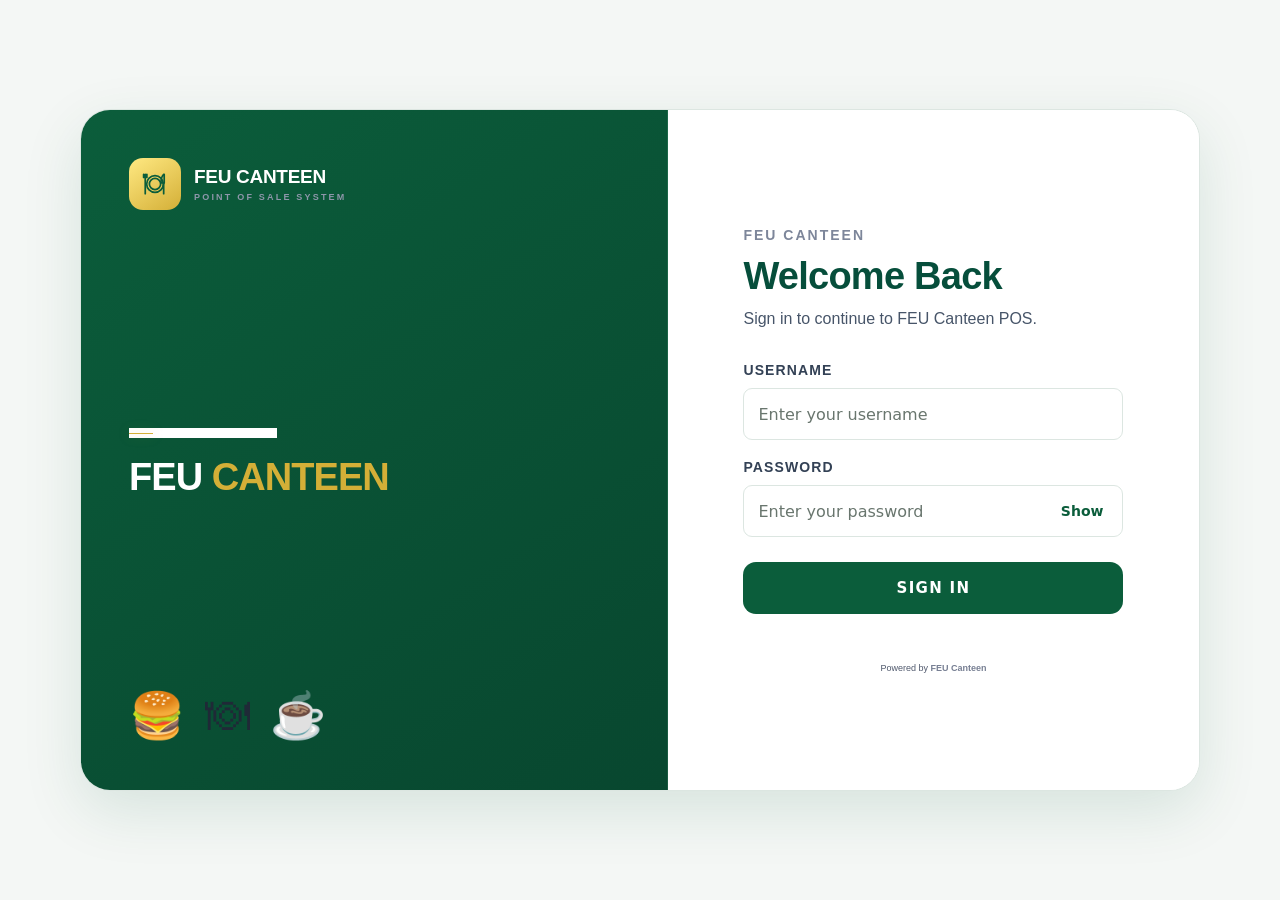
<file: index.html>
<!DOCTYPE html>
<html lang="en">
<head>
    <meta charset="UTF-8">
    <meta name="viewport" content="width=device-width, initial-scale=1.0">
    <title>FEU CANTEEN</title>
    <link rel="stylesheet" href="css/style.css">
    <link rel="stylesheet" href="css/canteen_motion.css">
    <link rel="stylesheet" href="css/canteen_theme.css">
</head>

<body>



    <aside class="sidebar">

        <div class="brand">
            <div class="brand-mark"><svg viewBox="0 0 24 24" fill="none" stroke="currentColor" stroke-width="1.6" stroke-linecap="round" stroke-linejoin="round" aria-hidden="true"><circle cx="12" cy="12" r="7.7"/><circle cx="12" cy="12" r="5.2"/><path d="M3 3v5m-1.5-5v3M4.5 3v3M3 8v13M20 3c-2 2-2.5 5-2.5 8h3V3zm0 8v10"/></svg></div>
            <div>
                <h1>FEU CANTEEN</h1><span>POINT OF SALE SYSTEM</span>
            </div>
        </div>

        <nav class="navigation">

            <a href="index.html" class="nav-item active">
                <span class="nav-icon"><svg viewBox="0 0 24 24" fill="none" stroke="currentColor" stroke-width="1.8" stroke-linecap="round" stroke-linejoin="round" aria-hidden="true"><path d="m3 10 9-7 9 7v10a1 1 0 0 1-1 1h-6v-7h-4v7H4a1 1 0 0 1-1-1z"/></svg></span>
                <span>Dashboard</span>
            </a>

            <a href="pages/pos.html" class="nav-item">
                <span class="nav-icon"><svg viewBox="0 0 24 24" fill="none" stroke="currentColor" stroke-width="1.8" stroke-linecap="round" stroke-linejoin="round" aria-hidden="true"><path d="M3 4h2l2.2 11.1a2 2 0 0 0 2 1.6h8.6a2 2 0 0 0 1.9-1.4L22 8H6"/><circle cx="10" cy="20" r="1"/><circle cx="18" cy="20" r="1"/></svg></span>
                <span>POS</span>
            </a>

            <a href="pages/products.html" class="nav-item">
                <span class="nav-icon"><svg viewBox="0 0 24 24" fill="none" stroke="currentColor" stroke-width="1.8" stroke-linecap="round" stroke-linejoin="round" aria-hidden="true"><path d="M3 8h18M5 8c.4 6 3.1 9 7 9s6.6-3 7-9"/><path d="M5 5h14M7 12h10M9 15h6"/></svg></span>
                <span>Products</span>
            </a>

            <a href="pages/inventory.html" class="nav-item">
                <span class="nav-icon"><svg viewBox="0 0 24 24" fill="none" stroke="currentColor" stroke-width="1.8" stroke-linecap="round" stroke-linejoin="round" aria-hidden="true"><path d="m12 3 9 4.5v9L12 21l-9-4.5v-9z"/><path d="m3.5 7.7 8.5 4.5 8.5-4.5M12 12.2V21"/></svg></span>
                <span>Inventory</span>
            </a>

            <a href="pages/sales.html" class="nav-item">
                <span class="nav-icon"><svg viewBox="0 0 24 24" fill="none" stroke="currentColor" stroke-width="1.8" stroke-linecap="round" stroke-linejoin="round" aria-hidden="true"><path d="M6 3h12v18l-2-1.5-2 1.5-2-1.5-2 1.5-2-1.5L6 21z"/><path d="M9 8h6M9 12h6M9 16h4"/></svg></span>
                <span>Sales</span>
            </a>

            <a href="pages/customers.html" class="nav-item">
                <span class="nav-icon"><svg viewBox="0 0 24 24" fill="none" stroke="currentColor" stroke-width="1.8" stroke-linecap="round" stroke-linejoin="round" aria-hidden="true"><circle cx="9" cy="8" r="3"/><path d="M3 20v-1a6 6 0 0 1 12 0v1zM16 5.5a3 3 0 0 1 0 5.8M18 14a4.5 4.5 0 0 1 3 4.3V20h-3"/></svg></span>
                <span>Customers</span>
            </a>

            <a href="pages/reports.html" class="nav-item">
                <span class="nav-icon"><svg viewBox="0 0 24 24" fill="none" stroke="currentColor" stroke-width="1.8" stroke-linecap="round" stroke-linejoin="round" aria-hidden="true"><path d="M4 20V11h4v9M10 20V5h4v15M16 20v-7h4v7M3 20h18"/></svg></span>
                <span>Reports</span>
            </a>
<a href="pages/settings.html" class="nav-item"><span class="nav-icon"><svg viewBox="0 0 24 24" fill="none" stroke="currentColor" stroke-width="1.8" stroke-linecap="round" stroke-linejoin="round" aria-hidden="true"><circle cx="12" cy="12" r="3"/><circle cx="12" cy="12" r="7.5"/><path d="M12 2v2m0 16v2M2 12h2m16 0h2m-4.34-9.66 1.42 1.42m-14.16 14.16 1.42 1.42m11.32 0 1.42-1.42M4.34 4.34 5.76 5.76"/></svg></span><span>Settings</span></a>
</nav>

    </aside>

    <main class="main-content">

        <header class="topbar">

            <div class="mobile-brand">
                <strong>FEU CANTEEN</strong>
            </div>

            <div class="topbar-right">

                <div class="live-time">
                    <span class="live-dot"></span>
                    <span id="liveTime">--:--:-- --</span>
                </div>

                <div class="profile">
                    <div class="profile-avatar"><span class="profile-avatar-text">FEU</span></div>

                    <div class="profile-info">
                        <strong>Canteen Owner</strong>
                        <span>Owner</span>
                    </div><span class="profile-chevron" aria-hidden="true">&#8964;</span>

                </div>

            </div>

        </header>

        <section class="dashboard">

            <div class="welcome">

                <div class="welcome-text">

                    <span class="eyebrow">
                        WELCOME TO
                    </span>

                    <h2>
                        FEU<br>
                        <span>CANTEEN</span>
                    </h2>
                    <div class="welcome-subtitle">Point of Sale System</div>

                    <div class="welcome-actions">

                        <a href="pages/pos.html" class="primary-button">
                            Open POS
                            <span>→</span>
                        </a>

                        <a href="pages/products.html" class="secondary-button">
                            Manage Products
                        </a>

                    </div>

                </div>

                <div class="canteen-display" aria-label="Canteen food selection"><div class="food-feature"><span>&#127869;</span><strong>Fresh meals</strong></div><div class="food-feature"><span>&#127828;</span><strong>Quick bites</strong></div><div class="food-feature"><span>&#9749;</span><strong>Fresh coffee</strong></div><div class="food-feature"><span>&#127865;</span><strong>Cold drinks</strong></div></div>

            </div>

            <div class="stats-grid">

                <div class="stat-card">

                    <div class="stat-top">
                        <span>Today's Sales</span>
                        <div class="stat-icon">₱</div>
                    </div>

                    <div class="stat-value">
                        ₱<span id="todaySales">0</span>
                    </div>

                    <div class="stat-bottom">
                        <span class="positive">Live</span>
                        <span>Today</span>
                    </div>

                </div>

                <div class="stat-card">

                    <div class="stat-top">
                        <span>Today's Orders</span>
                        <div class="stat-icon">↗</div>
                    </div>

                    <div class="stat-value" id="transactionCount">
                        0
                    </div>

                    <div class="stat-bottom">
                        <span class="positive">Active</span>
                        <span>Sales records</span>
                    </div>

                </div>

                <div class="stat-card">

                    <div class="stat-top">
                        <span>Products</span>
                        <div class="stat-icon">◇</div>
                    </div>

                    <div class="stat-value" id="productCount">
                        0
                    </div>

                    <div class="stat-bottom">
                        <span>Catalog</span>
                        <span>Items</span>
                    </div>

                </div>

                <div class="stat-card">

                    <div class="stat-top">
                        <span>Low Stock</span>
                        <div class="stat-icon">!</div>
                    </div>

                    <div class="stat-value" id="lowStockCount">
                        0
                    </div>

                    <div class="stat-bottom">
                        <span class="warning">Check</span>
                        <span>Inventory</span>
                    </div>

                </div>

            </div>

            <div class="content-grid">

                <div class="glass-panel sales-panel">

                    <div class="panel-header">

                        <div>
                            <span class="panel-label">
                                PERFORMANCE
                            </span>

                            <h3>
                                Sales Overview
                            </h3>
                        </div>

                        <span class="period">
                            Recent
                        </span>

                    </div>

                    <div class="chart">

                        <div class="chart-line line-one"></div>
                        <div class="chart-line line-two"></div>
                        <div class="chart-line line-three"></div>
                        <div class="chart-line line-four"></div>

                        <div class="chart-bars">

                            <div class="bar" style="height: 32%">
                                <span></span>
                            </div>

                            <div class="bar" style="height: 48%">
                                <span></span>
                            </div>

                            <div class="bar" style="height: 40%">
                                <span></span>
                            </div>

                            <div class="bar" style="height: 65%">
                                <span></span>
                            </div>

                            <div class="bar" style="height: 52%">
                                <span></span>
                            </div>

                            <div class="bar" style="height: 78%">
                                <span></span>
                            </div>

                            <div class="bar active-bar" style="height: 92%">
                                <span></span>
                            </div>

                        </div>

                        <div class="chart-days">
                            <span>Mon</span>
                            <span>Tue</span>
                            <span>Wed</span>
                            <span>Thu</span>
                            <span>Fri</span>
                            <span>Sat</span>
                            <span>Sun</span>
                        </div>

                    </div>

                </div>

                <div class="glass-panel quick-panel">

                    <div class="panel-header">

                        <div>
                            <span class="panel-label">
                                QUICK ACCESS
                            </span>

                            <h3>
                                Store Tools
                            </h3>
                        </div>

                    </div>

                    <div class="quick-actions">

                        <a href="pages/pos.html" class="quick-action">
                            <div class="quick-icon">▣</div>
                            <div>
                                <strong>New Sale</strong>
                                <span>Open cashier</span>
                            </div>
                            <b>→</b>
                        </a>

                        <a href="pages/products.html" class="quick-action">
                            <div class="quick-icon">◇</div>
                            <div>
                                <strong>Products</strong>
                                <span>Manage catalog</span>
                            </div>
                            <b>→</b>
                        </a>

                        <a href="pages/inventory.html" class="quick-action">
                            <div class="quick-icon">▤</div>
                            <div>
                                <strong>Inventory</strong>
                                <span>Check stock</span>
                            </div>
                            <b>→</b>
                        </a>

                    </div>

                </div>

            </div>

            <div class="bottom-grid">

                <div class="glass-panel recent-panel">

                    <div class="panel-header">

                        <div>
                            <span class="panel-label">
                                ACTIVITY
                            </span>

                            <h3>
                                Recent Transactions
                            </h3>
                        </div>

                        <a href="pages/sales.html">
                            View All
                        </a>

                    </div>

                    <div id="recentTransactions" class="transactions">

                        <div class="empty-state">
                            <div class="empty-icon">◈</div>
                            <strong>No transactions yet</strong>
                            <span>Completed sales will appear here.</span>
                        </div>

                    </div>

                </div>

                <div class="glass-panel stock-panel">

                    <div class="panel-header">

                        <div>
                            <span class="panel-label">
                                INVENTORY
                            </span>

                            <h3>
                                Stock Status
                            </h3>
                        </div>

                        <a href="pages/inventory.html">
                            View
                        </a>

                    </div>

                    <div id="stockStatus" class="stock-list">

                        <div class="empty-state">
                            <div class="empty-icon">◇</div>
                            <strong>Inventory is ready</strong>
                            <span>Add products to see stock status.</span>
                        </div>

                    </div>

                </div>

            </div>

        </section>

        <footer>
            <span>Powered by FEU Canteen</span>
            <span>POS SYSTEM</span>
        </footer>

    </main>

    <script src="js/app.js"></script>

</body>
</html>
</file>
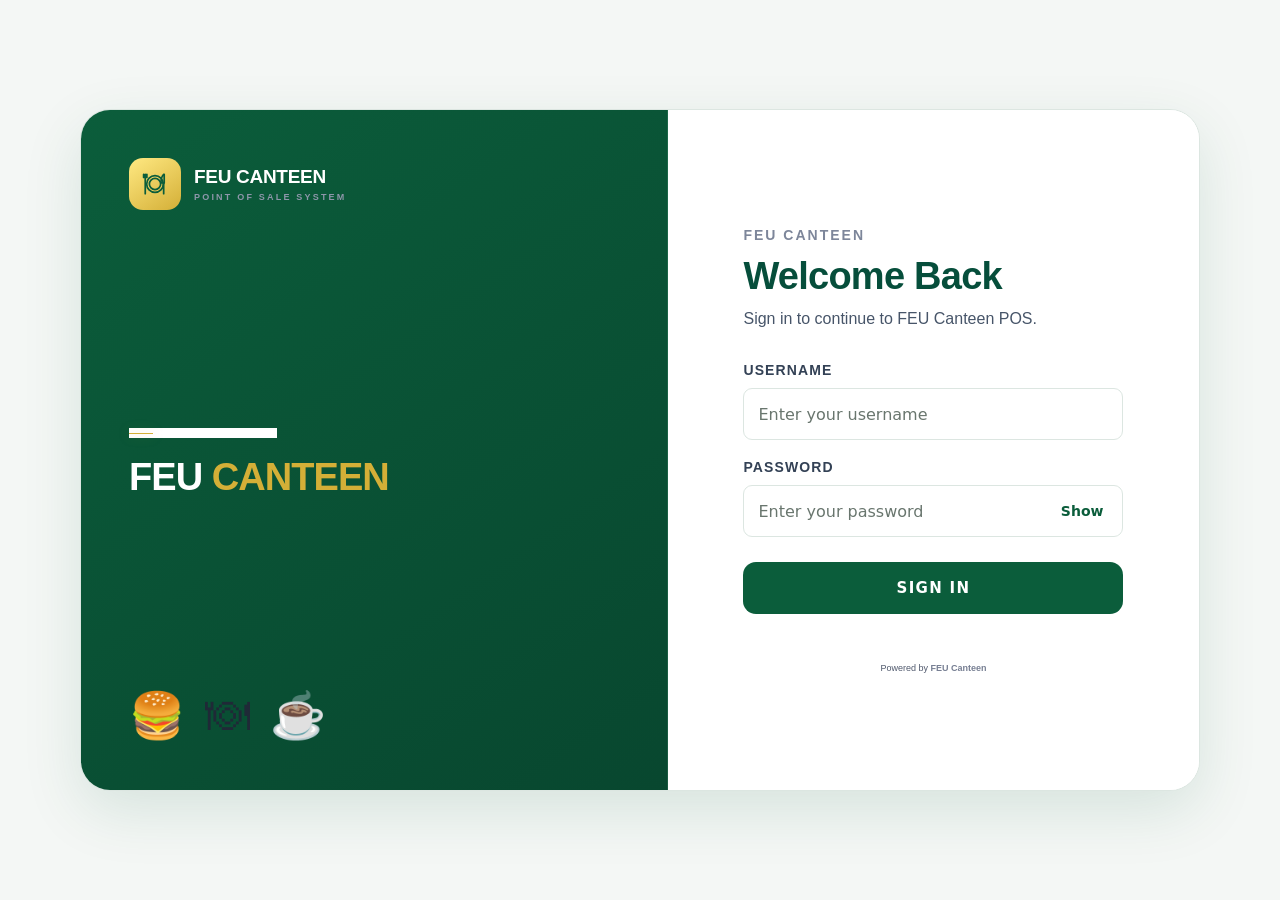
<file: pages/account.html>
<!DOCTYPE html>
<html lang="en">
<head>

    <meta charset="UTF-8">

    <meta
        name="viewport"
        content="width=device-width, initial-scale=1.0"
    >

    <title>Account Management - FEU CANTEEN</title>

    <link
        rel="stylesheet"
        href="../css/style.css"
    >

    <link
        rel="stylesheet"
        href="../css/canteen_motion.css"
    >

    <style>

        .account-page {
            max-width: 1500px;
            margin: auto;
            padding: 35px 42px;
        }

        .account-heading {
            display: flex;
            justify-content: space-between;
            align-items: flex-end;
            gap: 20px;
            margin-bottom: 22px;
        }

        .account-heading h2 {
            margin-top: 8px;
            font-family: "Playfair Display", Georgia, serif;
            font-size: 34px;
        }

        .account-heading p {
            margin-top: 6px;
            color: #7d869a;
            font-size: 12px;
        }

        .account-grid {
            display: grid;
            grid-template-columns: 1fr 1.6fr;
            gap: 16px;
        }

        .account-card {
            padding: 23px;
            border: 1px solid rgba(255,255,255,.08);
            border-radius: 18px;
            background: rgba(255,255,255,.045);

        }

        .account-card h3 {
            font-size: 15px;
        }

        .account-card-subtitle {
            margin-top: 5px;
            color: #697287;
            font-size: 9px;
        }

        .profile-large {
            display: flex;
            align-items: center;
            gap: 14px;
            margin-top: 22px;
            padding: 15px;
            border-radius: 13px;
            background: rgba(255,255,255,.035);
        }

        .profile-large-avatar {
            width: 52px;
            height: 52px;
            display: grid;
            place-items: center;
            border-radius: 50%;
            background: linear-gradient(135deg,#D4AF37,#F5E8B0);
            color: #0B5D3B;
            font-weight: 800;
            font-size: 17px;
        }

        .profile-large strong {
            display: block;
            font-size: 13px;
        }

        .profile-large span {
            display: block;
            margin-top: 4px;
            color: #7d869a;
            font-size: 9px;
        }

        .account-info {
            margin-top: 18px;
        }

        .info-row {
            display: flex;
            justify-content: space-between;
            gap: 15px;
            padding: 11px 0;
            border-bottom: 1px solid rgba(255,255,255,.055);
        }

        .info-row span {
            color: #717a8e;
            font-size: 10px;
        }

        .info-row strong {
            font-size: 10px;
        }

        .account-actions {
            display: flex;
            gap: 9px;
            margin-top: 18px;
        }

        .account-button {
            height: 40px;
            padding: 0 15px;
            border: 1px solid rgba(255,255,255,.09);
            border-radius: 9px;
            background: rgba(255,255,255,.045);
            color: #d9ddea;
            font-size: 10px;
            font-weight: 700;
            cursor: pointer;
            transition: .3s ease;
        }

        .account-button:hover {
            transform: translateY(-2px);
            background: rgba(255,255,255,.08);
        }

        .account-button.primary {
            border: none;
            background: linear-gradient(135deg,#f8fafc,#D4AF37);
            color: #0B5D3B;
        }

        .account-button.danger {
            border-color: rgba(248,113,113,.18);
            color: #fca5a5;
        }

        .account-stats {
            display: grid;
            grid-template-columns: repeat(3,1fr);
            gap: 10px;
            margin-top: 18px;
        }

        .account-stat {
            padding: 15px;
            border-radius: 12px;
            background: rgba(255,255,255,.035);
        }

        .account-stat span {
            display: block;
            color: #717a8e;
            font-size: 9px;
        }

        .account-stat strong {
            display: block;
            margin-top: 7px;
            font-size: 22px;
        }

        .staff-table-wrap {
            margin-top: 18px;
            overflow-x: auto;
        }

        .staff-table {
            width: 100%;
            border-collapse: collapse;
            min-width: 620px;
        }

        .staff-table th {
            padding: 11px;
            border-bottom: 1px solid rgba(255,255,255,.08);
            color: #687186;
            font-size: 8px;
            text-align: left;
            text-transform: uppercase;
            letter-spacing: 1px;
        }

        .staff-table td {
            padding: 13px 11px;
            border-bottom: 1px solid rgba(255,255,255,.05);
            color: #d8dce6;
            font-size: 10px;
        }

        .role-badge,
        .status-badge {
            display: inline-flex;
            padding: 5px 8px;
            border-radius: 7px;
            font-size: 8px;
            font-weight: 700;
        }

        .role-badge {
            background: rgba(212,175,55,.1);
            color: #D4AF37;
        }

        .status-badge.active {
            background: rgba(52,211,153,.08);
            color: #6ee7b7;
        }

        .status-badge.inactive {
            background: rgba(248,113,113,.08);
            color: #fca5a5;
        }

        .table-actions {
            display: flex;
            gap: 6px;
        }

        .table-button {
            padding: 6px 9px;
            border: 1px solid rgba(255,255,255,.08);
            border-radius: 7px;
            background: rgba(255,255,255,.035);
            color: #aeb6c7;
            font-size: 8px;
            cursor: pointer;
        }

        .table-button:hover {
            background: rgba(255,255,255,.08);
            color: #ffffff;
        }

        .modal-overlay {
            position: fixed;
            inset: 0;
            display: none;
            align-items: center;
            justify-content: center;
            padding: 20px;
            background: rgba(0,0,0,.72);

            z-index: 100;
        }

        .modal-overlay.show {
            display: flex;
        }

        .modal-box {
            width: min(460px,100%);
            padding: 25px;
            border: 1px solid rgba(255,255,255,.09);
            border-radius: 18px;
            background: #101321;
            box-shadow: 0 30px 90px rgba(0,0,0,.5);
        }

        .modal-box h3 {
            font-size: 18px;
        }

        .modal-box p {
            margin-top: 5px;
            color: #747d91;
            font-size: 10px;
        }

        .modal-form {
            margin-top: 20px;
        }

        .modal-field {
            margin-bottom: 13px;
        }

        .modal-field label {
            display: block;
            margin-bottom: 6px;
            color: #7e879a;
            font-size: 9px;
        }

        .modal-field input,
        .modal-field select {
            width: 100%;
            height: 43px;
            padding: 0 12px;
            border: 1px solid rgba(255,255,255,.09);
            border-radius: 9px;
            outline: none;
            background: rgba(255,255,255,.045);
            color: #ffffff;
            font-size: 10px;
        }

        .modal-field select option {
            background: #171a28;
            color: #ffffff;
        }

        .modal-actions {
            display: flex;
            justify-content: flex-end;
            gap: 8px;
            margin-top: 18px;
        }

        .empty-staff {
            padding: 30px;
            text-align: center;
            color: #687186;
            font-size: 10px;
        }

        @media (max-width: 900px) {

            .account-grid {
                grid-template-columns: 1fr;
            }

        }

        @media (max-width: 600px) {

            .account-page {
                padding: 25px 20px;
            }

            .account-heading {
                align-items: flex-start;
                flex-direction: column;
            }

            .account-stats {
                grid-template-columns: 1fr;
            }

        }

    </style>

    <link rel="stylesheet" href="../css/canteen_theme.css">
    <style>
        @keyframes accountPageEntrance {
            from { opacity: 0; transform: translateY(8px); }
            to { opacity: 1; transform: translateY(0); }
        }

        .account-page {
            max-width: 1500px !important;
            padding: 28px 34px 36px !important;
            animation: accountPageEntrance 360ms cubic-bezier(.2,.7,.2,1) both;
        }

        .account-heading { margin-bottom: 24px !important; }
        .account-heading h2 { font-size: 36px !important; letter-spacing: -.025em !important; }
        .account-heading p { margin-top: 8px !important; }
        .account-heading #addStaffButton { align-self: center; }

        .account-grid {
            grid-template-columns: minmax(300px, .9fr) minmax(0, 1.45fr) !important;
            gap: 18px !important;
        }

        .account-card {
            padding: 22px !important;
            border: 1px solid #DCE6E1 !important;
            border-radius: 14px !important;
            background: #fff !important;
            box-shadow: 0 8px 24px rgba(31,41,55,.045) !important;
            transition: border-color .18s ease, box-shadow .18s ease, transform .18s ease;
        }

        .account-card:hover {
            border-color: #C8D9CF !important;
            box-shadow: 0 12px 28px rgba(31,41,55,.07) !important;
            transform: translateY(-1px);
        }

        .account-card h3 { font-size: 18px !important; }
        .account-card-subtitle { margin-top: 5px !important; font-size: 13px !important; }
        .profile-large {
            gap: 15px;
            margin-top: 20px;
            padding: 16px;
            border: 1px solid #E3ECE6;
            border-radius: 12px;
            background: #F7FAF8 !important;
        }

        .profile-large-avatar.profile-avatar {
            flex: 0 0 58px;
            width: 58px !important;
            height: 58px !important;
            min-width: 58px !important;
            border: 0 !important;
            background: #D4AF37 !important;
            color: #0B5D3B !important;
            font-size: 13px !important;
            cursor: pointer;
        }

        .profile-large-avatar.profile-avatar:hover,
        .topbar .profile-avatar:hover {
            transform: translateY(-2px) scale(1.05);
        }

        .profile-large-avatar.profile-avatar,
        .topbar .profile-avatar {
            transition: transform .2s ease;
        }

        .profile-large strong { font-size: 16px !important; }
        .profile-large span { margin-top: 3px !important; font-size: 13px !important; color: #64748B !important; }
        .account-info { margin-top: 18px !important; }
        .info-row { padding: 12px 2px !important; border-bottom-color: #E8EEEA !important; }
        .info-row span { font-size: 13px !important; color: #64748B !important; }
        .info-row strong { font-size: 14px !important; color: #1F2937 !important; }

        .account-actions { gap: 9px !important; margin-top: 18px !important; }
        .account-page .account-button {
            min-height: 39px !important;
            height: 39px !important;
            padding: 0 13px !important;
            border-radius: 8px !important;
            font-size: 13px !important;
            font-weight: 650 !important;
            transition: background-color .18s ease, border-color .18s ease, color .18s ease, transform .18s ease, box-shadow .18s ease;
        }

        .account-page .account-button:not(.primary):not(.danger) {
            border: 1px solid #137A4B !important;
            background: #fff !important;
            color: #0B5D3B !important;
        }

        .account-page .account-button:not(.primary):not(.danger):hover {
            background: #EAF5EF !important;
            color: #08472F !important;
            transform: translateY(-1px);
        }

        .account-page .account-button.primary {
            border: 1px solid #0B5D3B !important;
            background: #0B5D3B !important;
            color: #fff !important;
        }

        .account-page .account-button.primary:hover {
            border-color: #08472F !important;
            background: #08472F !important;
            transform: translateY(-2px);
        }

        .account-page .account-button.danger {
            border: 1px solid #E4B6B6 !important;
            background: #FCEEEE !important;
            color: #9B3030 !important;
        }

        .account-page .account-button.danger:hover {
            border-color: #D99A9A !important;
            background: #F8E2E2 !important;
            color: #842424 !important;
            transform: translateY(-1px);
        }

        .account-stats { gap: 10px !important; margin-top: 17px !important; }
        .account-stat {
            min-height: 92px !important;
            padding: 14px !important;
            border: 1px solid #DCE6E1 !important;
            border-radius: 12px !important;
            background: #fff !important;
            box-shadow: 0 3px 10px rgba(31,41,55,.035) !important;
            transition: border-color .18s ease, box-shadow .18s ease, transform .18s ease;
        }

        .account-stat:hover {
            border-color: #C8D9CF !important;
            box-shadow: 0 7px 16px rgba(31,41,55,.07) !important;
            transform: translateY(-2px);
        }

        .account-stat span { font-size: 14px !important; color: #64748B !important; }
        .account-stat strong { margin-top: 8px !important; font-size: 30px !important; color: #0B5D3B !important; }
        .staff-table-wrap {
            margin-top: 16px !important;
            border: 1px solid #DCE6E1;
            border-radius: 10px;
            background: #fff;
        }

        .staff-table { min-width: 620px; border-spacing: 0; }
        .staff-table th {
            padding: 11px 10px !important;
            border-bottom: 1px solid #DCE6E1 !important;
            background: #F4F8F5 !important;
            color: #475569 !important;
            font-size: 11px !important;
            font-weight: 700 !important;
            letter-spacing: .08em !important;
        }

        .staff-table td {
            padding: 12px 10px !important;
            border-bottom: 1px solid #E8EEEA !important;
            color: #1F2937 !important;
            font-size: 13px !important;
            transition: background-color .16s ease;
        }

        .staff-table tbody tr:last-child td { border-bottom: 0 !important; }
        .staff-table tbody tr:hover td { background: #F7FAF8 !important; }
        .staff-table td strong { font-size: 13px !important; font-weight: 650 !important; }
        .role-badge, .status-badge { padding: 5px 9px !important; border-radius: 999px !important; font-size: 11px !important; font-weight: 650 !important; }
        .role-badge { border: 1px solid #E8D99E; background: #FBF6E5 !important; color: #806515 !important; }
        .status-badge.active { border: 1px solid #B8DCC6; background: #EAF5EF !important; color: #137A4B !important; }
        .status-badge.inactive { border: 1px solid #E4D3D3; background: #F5F1F1 !important; color: #7B5555 !important; }
        .table-actions { gap: 6px !important; }
        .account-page .table-button {
            min-height: 31px !important;
            height: 31px !important;
            padding: 0 9px !important;
            border-radius: 7px !important;
            font-size: 12px !important;
            font-weight: 600 !important;
            white-space: nowrap;
            transition: background-color .15s ease, border-color .15s ease, color .15s ease, transform .15s ease;
        }

        .account-page .action-edit { border: 1px solid #B8DCC6 !important; background: #EAF5EF !important; color: #137A4B !important; }
        .account-page .action-edit:hover { border-color: #8FC5A4 !important; background: #DFF0E5 !important; transform: translateY(-1px); }
        .account-page .action-toggle { border: 1px solid #E8D99E !important; background: #FBF6E5 !important; color: #806515 !important; }
        .account-page .action-toggle:hover { border-color: #D9C56F !important; background: #F7EFCB !important; transform: translateY(-1px); }
        .account-page .action-delete { border: 1px solid #E4B6B6 !important; background: #FCEEEE !important; color: #9B3030 !important; }
        .account-page .action-delete:hover { border-color: #D99A9A !important; background: #F8E2E2 !important; transform: translateY(-1px); }
        .profile-chevron { display: none !important; }

        @media (max-width: 900px) {
            .account-grid { grid-template-columns: 1fr !important; }
        }

        @media (max-width: 600px) {
            .account-page { padding: 20px 16px 28px !important; }
            .account-heading { gap: 14px !important; }
            .account-heading h2 { font-size: 30px !important; }
            .account-heading #addStaffButton { align-self: flex-start; }
            .account-stats { grid-template-columns: 1fr !important; }
        }

        @media (prefers-reduced-motion: reduce) {
            .account-page { animation: none; }
            .account-page *, .topbar .profile-avatar { transition-duration: .01ms !important; }
        }
    </style>
</head>

<body>



    <aside class="sidebar">

        <div class="brand">

            <div class="brand-mark"><svg viewBox="0 0 24 24" fill="none" stroke="currentColor" stroke-width="1.6" stroke-linecap="round" stroke-linejoin="round" aria-hidden="true"><circle cx="12" cy="12" r="7.7"/><circle cx="12" cy="12" r="5.2"/><path d="M3 3v5m-1.5-5v3M4.5 3v3M3 8v13M20 3c-2 2-2.5 5-2.5 8h3V3zm0 8v10"/></svg></div>

            <div>

                <h1>
                    FEU CANTEEN
                </h1><span>POINT OF SALE SYSTEM</span>

            </div>

        </div>

        <nav class="navigation">

            <a
                href="../index.html"
                class="nav-item"
            >
                <span class="nav-icon"><svg viewBox="0 0 24 24" fill="none" stroke="currentColor" stroke-width="1.8" stroke-linecap="round" stroke-linejoin="round" aria-hidden="true"><path d="m3 10 9-7 9 7v10a1 1 0 0 1-1 1h-6v-7h-4v7H4a1 1 0 0 1-1-1z"/></svg></span>
                <span>Dashboard</span>
            </a>

            <a
                href="pos.html"
                class="nav-item"
            >
                <span class="nav-icon"><svg viewBox="0 0 24 24" fill="none" stroke="currentColor" stroke-width="1.8" stroke-linecap="round" stroke-linejoin="round" aria-hidden="true"><path d="M3 4h2l2.2 11.1a2 2 0 0 0 2 1.6h8.6a2 2 0 0 0 1.9-1.4L22 8H6"/><circle cx="10" cy="20" r="1"/><circle cx="18" cy="20" r="1"/></svg></span>
                <span>POS</span>
            </a>

            <a
                href="products.html"
                class="nav-item"
            >
                <span class="nav-icon"><svg viewBox="0 0 24 24" fill="none" stroke="currentColor" stroke-width="1.8" stroke-linecap="round" stroke-linejoin="round" aria-hidden="true"><path d="M3 8h18M5 8c.4 6 3.1 9 7 9s6.6-3 7-9"/><path d="M5 5h14M7 12h10M9 15h6"/></svg></span>
                <span>Products</span>
            </a>

            <a
                href="inventory.html"
                class="nav-item"
            >
                <span class="nav-icon"><svg viewBox="0 0 24 24" fill="none" stroke="currentColor" stroke-width="1.8" stroke-linecap="round" stroke-linejoin="round" aria-hidden="true"><path d="m12 3 9 4.5v9L12 21l-9-4.5v-9z"/><path d="m3.5 7.7 8.5 4.5 8.5-4.5M12 12.2V21"/></svg></span>
                <span>Inventory</span>
            </a>

            <a
                href="sales.html"
                class="nav-item"
            >
                <span class="nav-icon"><svg viewBox="0 0 24 24" fill="none" stroke="currentColor" stroke-width="1.8" stroke-linecap="round" stroke-linejoin="round" aria-hidden="true"><path d="M6 3h12v18l-2-1.5-2 1.5-2-1.5-2 1.5-2-1.5L6 21z"/><path d="M9 8h6M9 12h6M9 16h4"/></svg></span>
                <span>Sales</span>
            </a>

            <a
                href="customers.html"
                class="nav-item"
            >
                <span class="nav-icon"><svg viewBox="0 0 24 24" fill="none" stroke="currentColor" stroke-width="1.8" stroke-linecap="round" stroke-linejoin="round" aria-hidden="true"><circle cx="9" cy="8" r="3"/><path d="M3 20v-1a6 6 0 0 1 12 0v1zM16 5.5a3 3 0 0 1 0 5.8M18 14a4.5 4.5 0 0 1 3 4.3V20h-3"/></svg></span>
                <span>Customers</span>
            </a>

            <a
                href="reports.html"
                class="nav-item"
            >
                <span class="nav-icon"><svg viewBox="0 0 24 24" fill="none" stroke="currentColor" stroke-width="1.8" stroke-linecap="round" stroke-linejoin="round" aria-hidden="true"><path d="M4 20V11h4v9M10 20V5h4v15M16 20v-7h4v7M3 20h18"/></svg></span>
                <span>Reports</span>
            </a>
<a href="settings.html" class="nav-item"><span class="nav-icon"><svg viewBox="0 0 24 24" fill="none" stroke="currentColor" stroke-width="1.8" stroke-linecap="round" stroke-linejoin="round" aria-hidden="true"><circle cx="12" cy="12" r="3"/><circle cx="12" cy="12" r="7.5"/><path d="M12 2v2m0 16v2M2 12h2m16 0h2m-4.34-9.66 1.42 1.42m-14.16 14.16 1.42 1.42m11.32 0 1.42-1.42M4.34 4.34 5.76 5.76"/></svg></span><span>Settings</span></a>
</nav>

    </aside>

    <main class="main-content">

        <header class="topbar">

            <div class="mobile-brand">
                <strong>
                    FEU Canteen
                </strong>
            </div>

            <div class="topbar-right">

                <div class="live-time">

                    <span class="live-dot"></span>

                    <span id="liveTime">--:--:-- --</span>

                </div>

                <div class="profile">

                    <div class="profile-avatar"><span class="profile-avatar-text">FEU</span></div>

                    <div class="profile-info">

                        <strong>
                            Canteen Owner
                        </strong>

                        <span>
                            Owner
                        </span>

                    </div>

                </div>

            </div>

        </header>

        <section class="account-page">

            <div class="account-heading">

                <div>

                    <span class="eyebrow">
                        FEU CANTEEN
                    </span>

                    <h2>
                        Account Management
                    </h2>

                    <p>
                        Manage administrator access and staff accounts.
                    </p>

                </div>

                <button
                    class="account-button primary"
                    id="addStaffButton"
                >
                    + Add Staff
                </button>

            </div>

            <div class="account-grid">

                <section class="account-card">

                    <h3>
                        Owner Account
                    </h3>

                    <div class="account-card-subtitle">
                        Full system access
                    </div>

                    <div class="profile-large">

                        <div class="profile-large-avatar profile-avatar">FEU</div>

                        <div>

                            <strong id="adminName">
                                Canteen Owner
                            </strong>

                            <span>
                                Owner
                            </span>

                        </div>

                    </div>

                    <div class="account-info">

                        <div class="info-row">

                            <span>
                                Username
                            </span>

                            <strong id="adminUsername">
                                admin
                            </strong>

                        </div>

                        <div class="info-row">

                            <span>
                                Role
                            </span>

                            <strong>
                                Owner
                            </strong>

                        </div>

                        <div class="info-row">

                            <span>
                                Access
                            </span>

                            <strong>
                                Full Access
                            </strong>

                        </div>

                    </div>

                    <div class="account-actions">

                        <button
                            class="account-button"
                            id="changePasswordButton"
                        >
                            Change Password
                        </button>

                        <button
                            class="account-button danger"
                            id="logoutButton"
                        >
                            Logout
                        </button>

                    </div>

                </section>

                <section class="account-card">

                    <h3>
                        Staff Accounts
                    </h3>

                    <div class="account-card-subtitle">
                        Staff can operate POS but cannot manage sensitive system settings.
                    </div>

                    <div class="account-stats">

                        <div class="account-stat">

                            <span>
                                Total Accounts
                            </span>

                            <strong id="totalAccounts">
                                0
                            </strong>

                        </div>

                        <div class="account-stat">

                            <span>
                                Staff
                            </span>

                            <strong id="staffCount">
                                0
                            </strong>

                        </div>

                        <div class="account-stat">

                            <span>
                                Active
                            </span>

                            <strong id="activeCount">
                                0
                            </strong>

                        </div>

                    </div>

                    <div
                        class="staff-table-wrap"
                        id="staffTableContainer"
                    ></div>

                </section>

            </div>

        </section>

        <footer>

            <span>
                FEU Canteen Point of Sale System
            </span>

            <span>
                Offline System
            </span>

        </footer>

    </main>

    <div
        class="modal-overlay"
        id="staffModal"
    >

        <div class="modal-box">

            <h3 id="staffModalTitle">
                Add Staff Account
            </h3>

            <p>
                Create an account for your cashier or staff member.
            </p>

            <form
                class="modal-form"
                id="staffForm"
            >

                <div class="modal-field">

                    <label>
                        FULL NAME
                    </label>

                    <input
                        id="staffName"
                        type="text"
                        required
                    >

                </div>

                <div class="modal-field">

                    <label>
                        USERNAME
                    </label>

                    <input
                        id="staffUsername"
                        type="text"
                        required
                    >

                </div>

                <div class="modal-field">

                    <label>
                        PASSWORD
                    </label>

                    <input
                        id="staffPassword"
                        type="password"
                        required
                    >

                </div>

                <div class="modal-field">

                    <label>
                        ROLE
                    </label>

                    <select id="staffRole">

                        <option value="Staff">
                            Staff
                        </option>

                    </select>

                </div>

                <div class="modal-actions">

                    <button
                        type="button"
                        class="account-button"
                        id="cancelStaffButton"
                    >
                        Cancel
                    </button>

                    <button
                        type="submit"
                        class="account-button primary"
                    >
                        Save Staff
                    </button>

                </div>

            </form>

        </div>

    </div>

    <div
        class="modal-overlay"
        id="passwordModal"
    >

        <div class="modal-box">

            <h3>
                Change Password
            </h3>

            <p>
                Update the administrator password.
            </p>

            <form
                class="modal-form"
                id="passwordForm"
            >

                <div class="modal-field">

                    <label>
                        CURRENT PASSWORD
                    </label>

                    <input
                        id="currentPassword"
                        type="password"
                        required
                    >

                </div>

                <div class="modal-field">

                    <label>
                        NEW PASSWORD
                    </label>

                    <input
                        id="newPassword"
                        type="password"
                        required
                    >

                </div>

                <div class="modal-field">

                    <label>
                        CONFIRM NEW PASSWORD
                    </label>

                    <input
                        id="confirmPassword"
                        type="password"
                        required
                    >

                </div>

                <div class="modal-actions">

                    <button
                        type="button"
                        class="account-button"
                        id="cancelPasswordButton"
                    >
                        Cancel
                    </button>

                    <button
                        type="submit"
                        class="account-button primary"
                    >
                        Update Password
                    </button>

                </div>

            </form>

        </div>

    </div>

    <script src="../js/app.js"></script>

    <script>

        (function() {

            const USERS_KEY =
                "feuCanteenUsers";

            const SESSION_KEY_ACCOUNT =
                "feuCanteenSession";

            const ADMIN_USERNAME =
                "admin";

            const PASSWORD_HASH_ALGORITHM = "SHA-256";

            let editingStaffId =
                null;

            function getSession() {
                try {
                    return JSON.parse(
                        localStorage.getItem(SESSION_KEY_ACCOUNT) || "null"
                    );
                } catch (error) {
                    return null;
                }
            }

            function requireOwner() {
                const session = getSession();

                if (!session || String(session.role || "").toLowerCase() !== "administrator") {
                    window.location.href = "../index.html";
                    return false;
                }

                return true;
            }

            function getUsers() {

                const saved =
                    localStorage.getItem(
                        USERS_KEY
                    );

                let users = [];

                if (saved) {

                    try {

                        users =
                            JSON.parse(
                                saved
                            );

                    } catch (error) {

                        users = [];

                    }
                }

                if (
                    !Array.isArray(users)
                ) {

                    users = [];

                }

                const administrators = users.filter(function(user) {
                    return String(user.role || "").toLowerCase() === "administrator";
                });

                if (administrators.length > 0 && administrators[0].username !== ADMIN_USERNAME) {
                    administrators[0].username = ADMIN_USERNAME;
                    saveUsers(users);
                }

                return users;

            }

            function saveUsers(
                users
            ) {

                localStorage.setItem(
                    USERS_KEY,
                    JSON.stringify(
                        users
                    )
                );

            }

            async function hashPassword(value) {
                if (!window.crypto || !window.crypto.subtle || !window.TextEncoder) return "plain:" + String(value);
                const digest = await window.crypto.subtle.digest(
                    PASSWORD_HASH_ALGORITHM,
                    new TextEncoder().encode(String(value))
                );
                return Array.from(new Uint8Array(digest)).map(function(byte) {
                    return byte.toString(16).padStart(2, "0");
                }).join("");
            }

            async function passwordMatches(user, value) {
                return user.passwordHash
                    ? user.passwordHash === await hashPassword(value)
                    : String(user.password || "") === String(value);
            }

            function renderAccounts() {

                const users =
                    getUsers();

                const staff =
                    users.filter(
                        function(user) {

                            return String(
                                user.role ||
                                ""
                            ).toLowerCase() ===
                            "staff";

                        }
                    );

                const active =
                    users.filter(
                        function(user) {

                            return String(
                                user.status ||
                                "active"
                            ).toLowerCase() ===
                            "active";

                        }
                    );

                document.getElementById(
                    "totalAccounts"
                ).textContent =
                    users.length;

                document.getElementById(
                    "staffCount"
                ).textContent =
                    staff.length;

                document.getElementById(
                    "activeCount"
                ).textContent =
                    active.length;

                const container =
                    document.getElementById(
                        "staffTableContainer"
                    );

                if (
                    staff.length === 0
                ) {

                    container.innerHTML = `
                        <div class="empty-staff">
                            No staff accounts yet.
                        </div>
                    `;

                    return;
                }

                const rows =
                    staff.map(
                        function(user) {

                            const status =
                                String(
                                    user.status ||
                                    "active"
                                ).toLowerCase();

                            return `
                                <tr>

                                    <td>
                                        <strong>
                                            ${escapeHTML(
                                                user.name ||
                                                user.username
                                            )}
                                        </strong>
                                    </td>

                                    <td>
                                        ${escapeHTML(
                                            user.username
                                        )}
                                    </td>

                                    <td>
                                        <span class="role-badge">
                                            Staff
                                        </span>
                                    </td>

                                    <td>
                                        <span class="status-badge ${status}">
                                            ${
                                                status ===
                                                "active"
                                                    ? "Active"
                                                    : "Inactive"
                                            }
                                        </span>
                                    </td>

                                    <td>

                                        <div class="table-actions">

                                            <button
                                                class="table-button action-edit"
                                                data-account-action="edit"
                                                data-account-id="${escapeHTML(user.id)}"
                                            >
                                                Edit
                                            </button>

                                            <button
                                                class="table-button action-toggle"
                                                data-account-action="toggle"
                                                data-account-id="${escapeHTML(user.id)}"
                                            >
                                                ${
                                                    status ===
                                                    "active"
                                                        ? "Disable"
                                                        : "Enable"
                                                }
                                            </button>

                                            <button
                                                class="table-button action-delete"
                                                data-account-action="delete"
                                                data-account-id="${escapeHTML(user.id)}"
                                            >
                                                Delete
                                            </button>

                                        </div>

                                    </td>

                                </tr>
                            `;

                        }
                    ).join("");

                container.innerHTML = `
                    <table class="staff-table">

                        <thead>

                            <tr>

                                <th>
                                    Name
                                </th>

                                <th>
                                    Username
                                </th>

                                <th>
                                    Role
                                </th>

                                <th>
                                    Status
                                </th>

                                <th>
                                    Actions
                                </th>

                            </tr>

                        </thead>

                        <tbody>
                            ${rows}
                        </tbody>

                    </table>
                `;

            }

            window.editStaff =
                function(id) {

                    const users =
                        getUsers();

                    const user =
                        users.find(
                            function(account) {

                                return (
                                    account.id ===
                                    id
                                );

                            }
                        );

                    if (!user) {
                        return;
                    }

                    editingStaffId =
                        id;

                    document.getElementById(
                        "staffModalTitle"
                    ).textContent =
                        "Edit Staff Account";

                    document.getElementById(
                        "staffName"
                    ).value =
                        user.name || "";

                    document.getElementById(
                        "staffUsername"
                    ).value =
                        user.username || "";

                    document.getElementById(
                        "staffPassword"
                    ).value =
                        "";

                    document.getElementById("staffPassword").required = false;
                    document.getElementById("staffPassword").placeholder = "Leave blank to keep the current password";

                    document.getElementById(
                        "staffModal"
                    ).classList.add(
                        "show"
                    );

                };

            window.toggleStaff =
                function(id) {

                    const users =
                        getUsers();

                    const user =
                        users.find(
                            function(account) {

                                return (
                                    account.id ===
                                    id
                                );

                            }
                        );

                    if (!user) {
                        return;
                    }

                    user.status =
                        String(
                            user.status ||
                            "active"
                        ).toLowerCase() ===
                        "active"
                            ? "inactive"
                            : "active";

                    saveUsers(
                        users
                    );

                    renderAccounts();

                };

            window.deleteStaff =
                function(id) {

                    const confirmed =
                        confirm(
                            "Delete this staff account?"
                        );

                    if (!confirmed) {
                        return;
                    }

                    const users =
                        getUsers();

                    const updated =
                        users.filter(
                            function(user) {

                                return (
                                    user.id !==
                                    id
                                );

                            }
                        );

                    saveUsers(
                        updated
                    );

                    renderAccounts();

                };

            document.getElementById(
                "addStaffButton"
            ).addEventListener(
                "click",
                function() {

                    editingStaffId =
                        null;

                    document.getElementById(
                        "staffModalTitle"
                    ).textContent =
                        "Add Staff Account";

                    document.getElementById(
                        "staffForm"
                    ).reset();

                    document.getElementById("staffPassword").required = true;
                    document.getElementById("staffPassword").placeholder = "Password";

                    document.getElementById(
                        "staffModal"
                    ).classList.add(
                        "show"
                    );

                }
            );

            document.getElementById(
                "cancelStaffButton"
            ).addEventListener(
                "click",
                function() {

                    document.getElementById(
                        "staffModal"
                    ).classList.remove(
                        "show"
                    );

                }
            );

            document.getElementById(
                "staffForm"
            ).addEventListener(
                "submit",
                async function(event) {

                    event.preventDefault();

                    const users =
                        getUsers();

                    const name =
                        document.getElementById(
                            "staffName"
                        ).value.trim();

                    const username =
                        document.getElementById(
                            "staffUsername"
                        ).value.trim();

                    const password =
                        document.getElementById(
                            "staffPassword"
                        ).value;

                    const duplicate =
                        users.find(
                            function(user) {

                                return (
                                    String(
                                        user.username ||
                                        ""
                                    ).toLowerCase() ===
                                    username.toLowerCase() &&
                                    user.id !==
                                    editingStaffId
                                );

                            }
                        );

                    if (duplicate) {

                        alert(
                            "That username already exists."
                        );

                        return;
                    }

                    if (
                        editingStaffId
                    ) {

                        const user =
                            users.find(
                                function(account) {

                                    return (
                                        account.id ===
                                        editingStaffId
                                    );

                                }
                            );

                        if (user) {

                            user.name =
                                name;

                            user.username =
                                username;

                            if (password) {
                                try {
                                    user.passwordHash = await hashPassword(password);
                                    user.passwordHashAlgorithm = PASSWORD_HASH_ALGORITHM;
                                    delete user.password;
                                } catch (hashError) {
                                    alert("Secure password hashing is unavailable in this browser.");
                                    return;
                                }
                            }

                        }

                    } else {

                        let passwordHash;
                        try {
                            passwordHash = await hashPassword(password);
                        } catch (hashError) {
                            alert("Secure password hashing is unavailable in this browser.");
                            return;
                        }

                        users.push({

                            id:
                                "USR-" +
                                Date.now(),

                            name:
                                name,

                            username:
                                username,

                            passwordHash: passwordHash,

                            passwordHashAlgorithm: PASSWORD_HASH_ALGORITHM,

                            role:
                                "Staff",

                            status:
                                "active"

                        });

                    }

                    saveUsers(
                        users
                    );

                    document.getElementById(
                        "staffModal"
                    ).classList.remove(
                        "show"
                    );

                    renderAccounts();

                }
            );

            document.getElementById(
                "changePasswordButton"
            ).addEventListener(
                "click",
                function() {

                    document.getElementById(
                        "passwordForm"
                    ).reset();

                    document.getElementById(
                        "passwordModal"
                    ).classList.add(
                        "show"
                    );

                }
            );

            document.getElementById(
                "cancelPasswordButton"
            ).addEventListener(
                "click",
                function() {

                    document.getElementById(
                        "passwordModal"
                    ).classList.remove(
                        "show"
                    );

                }
            );

            document.getElementById(
                "passwordForm"
            ).addEventListener(
                "submit",
                async function(event) {

                    event.preventDefault();

                    const users =
                        getUsers();

                    const session =
                        JSON.parse(
                            localStorage.getItem(
                                SESSION_KEY_ACCOUNT
                            )
                        );

                    const admin =
                        users.find(
                            function(user) {

                                return (
                                    user.id ===
                                    session.id
                                );

                            }
                        );

                    if (!admin) {
                        return;
                    }

                    const current =
                        document.getElementById(
                            "currentPassword"
                        ).value;

                    const newPassword =
                        document.getElementById(
                            "newPassword"
                        ).value;

                    const confirmPassword =
                        document.getElementById(
                            "confirmPassword"
                        ).value;

                    let currentMatches = false;
                    try {
                        currentMatches = await passwordMatches(admin, current);
                    } catch (hashError) {
                        alert("Secure password verification is unavailable in this browser.");
                        return;
                    }

                    if (!currentMatches) {

                        alert(
                            "Current password is incorrect."
                        );

                        return;
                    }

                    if (
                        newPassword.length <
                        4
                    ) {

                        alert(
                            "New password must be at least 4 characters."
                        );

                        return;
                    }

                    if (
                        newPassword !==
                        confirmPassword
                    ) {

                        alert(
                            "New passwords do not match."
                        );

                        return;
                    }

                    try {
                        admin.passwordHash = await hashPassword(newPassword);
                        admin.passwordHashAlgorithm = PASSWORD_HASH_ALGORITHM;
                        delete admin.password;
                    } catch (hashError) {
                        alert("Secure password hashing is unavailable in this browser.");
                        return;
                    }

                    saveUsers(
                        users
                    );

                    document.getElementById(
                        "passwordModal"
                    ).classList.remove(
                        "show"
                    );

                    alert(
                        "Owner password updated."
                    );

                }
            );

            document.getElementById(
                "logoutButton"
            ).addEventListener(
                "click",
                function() {

                    const confirmed =
                        confirm(
                            "Are you sure you want to logout?"
                        );

                    if (!confirmed) {
                        return;
                    }

                    localStorage.removeItem(
                        SESSION_KEY_ACCOUNT
                    );

                    window.location.href =
                        "login.html";

                }
            );

            function loadOwner() {

                const users =
                    getUsers();

                const session =
                    JSON.parse(
                        localStorage.getItem(
                            SESSION_KEY_ACCOUNT
                        )
                    );

                if (!session) {
                    return;
                }

                const admin =
                    users.find(
                        function(user) {

                            return (
                                user.id ===
                                session.id
                            );

                        }
                    );

                if (!admin) {
                    return;
                }

                document.getElementById(
                    "adminName"
                ).textContent =
                    admin.name ||
                    admin.username;

                document.getElementById(
                    "adminUsername"
                ).textContent =
                    admin.username;

            }

            function escapeHTML(
                value
            ) {

                return String(
                    value ?? ""
                )
                    .replace(
                        /&/g,
                        "&amp;"
                    )
                    .replace(
                        /</g,
                        "&lt;"
                    )
                    .replace(
                        />/g,
                        "&gt;"
                    )
                    .replace(
                        /"/g,
                        "&quot;"
                    )
                    .replace(
                        /'/g,
                        "&#039;"
                    );

            }

            document.addEventListener(
                "DOMContentLoaded",
                function() {

                    loadOwner();

                    renderAccounts();

                    document.getElementById("staffTableContainer").addEventListener(
                        "click",
                        function(event) {
                            const button = event.target.closest("[data-account-action]");

                            if (!button) {
                                return;
                            }

                            const id = button.getAttribute("data-account-id");
                            const action = button.getAttribute("data-account-action");

                            if (action === "edit") {
                                editStaff(id);
                            }

                            if (action === "toggle") {
                                toggleStaff(id);
                            }

                            if (action === "delete") {
                                deleteStaff(id);
                            }
                        }
                    );

                }
            );

        })();

    </script>

</body>
</html>
</file>
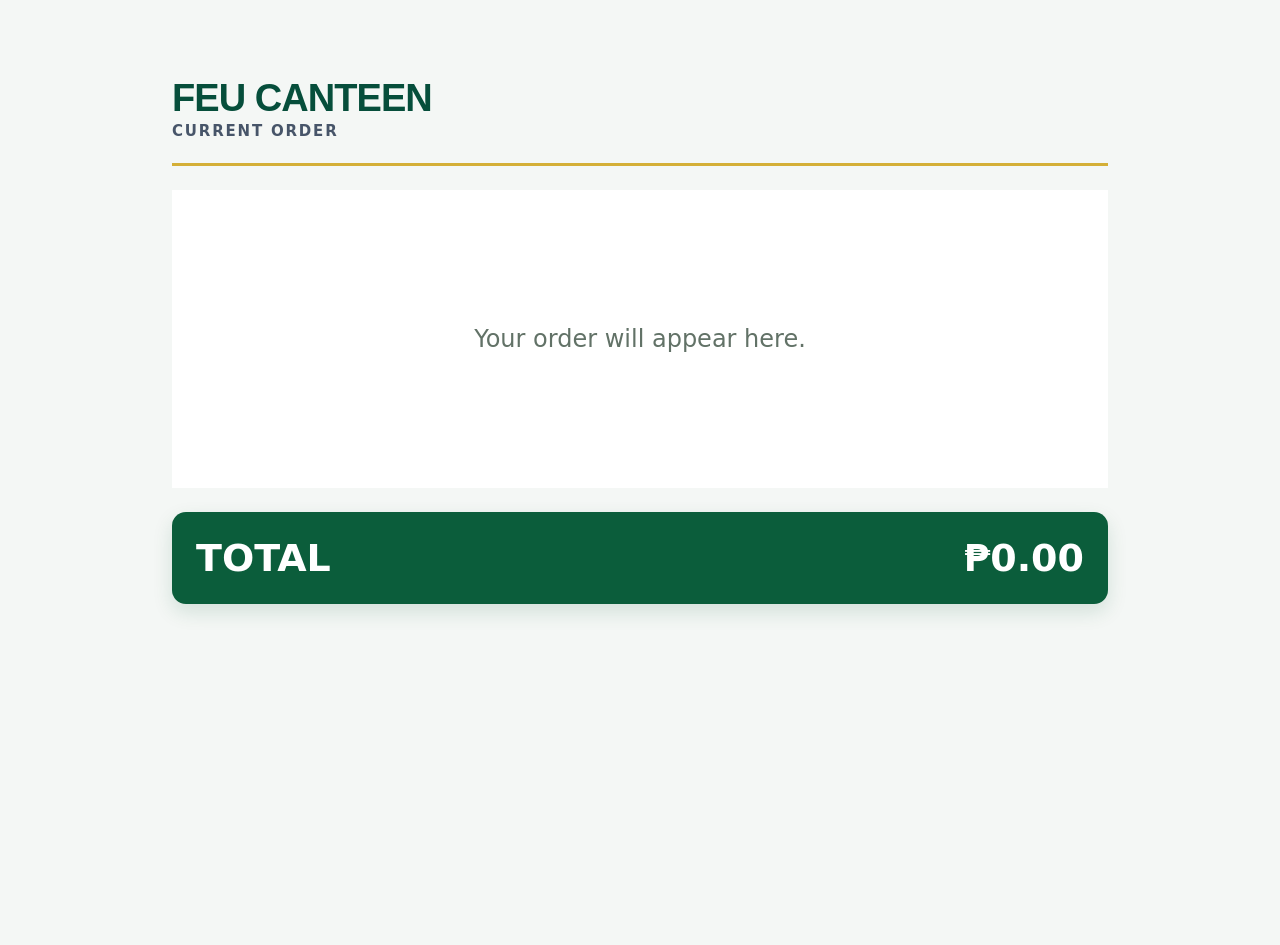
<file: pages/customer-display.html>
<!DOCTYPE html><html lang="en"><head><meta charset="UTF-8"><meta name="viewport" content="width=device-width,initial-scale=1"><title>FEU Canteen | Customer Display</title><link rel="stylesheet" href="../css/style.css"><style>body{margin:0;background:#F5F7F6;color:#1F2937;font-family:Arial,sans-serif}.display{max-width:1000px;margin:5vh auto;padding:32px}.head{display:flex;justify-content:space-between;align-items:center;border-bottom:3px solid #D4AF37;padding-bottom:20px}.head h1{color:#0B5D3B;margin:0}.items{margin:24px 0}.item{display:grid;grid-template-columns:1fr auto auto;gap:32px;padding:18px 10px;border-bottom:1px solid #e1e8e3;font-size:clamp(18px,3vw,28px)}.total{display:flex;justify-content:space-between;padding:24px;background:#0B5D3B;color:white;border-radius:14px;font-size:clamp(24px,4vw,38px);font-weight:bold}.empty{text-align:center;color:#627267;padding:15vh 0;font-size:24px}@media(max-width:600px){.display{padding:18px}.item{gap:12px}.head h1{font-size:22px}}</style>    <link rel="stylesheet" href="../css/canteen_theme.css">
</head><body><main class="display"><header class="head"><div><h1>FEU CANTEEN</h1><p>CURRENT ORDER</p></div></header><section id="items" class="items"></section><div class="total"><strong>TOTAL</strong><span id="total">&#8369;0.00</span></div></main><script>function render(){let a=[];try{a=JSON.parse(localStorage.getItem("feuCanteenCurrentOrder")||"[]")}catch{};const host=document.getElementById("items");if(!a.length){host.innerHTML="<div class=empty>Your order will appear here.</div>";document.getElementById("total").textContent="\u20B10.00";return}host.innerHTML=a.map(x=>`<div class="item"><strong><span aria-hidden="true">&#127869; </span>${String(x.name).replace(/[<>]/g,"")}</strong><span>\u00D7 ${Number(x.quantity)}</span><span>\u20B1${(Number(x.subtotal)||0).toFixed(2)}</span></div>`).join("");document.getElementById("total").textContent="\u20B1"+a.reduce((n,x)=>n+(Number(x.subtotal)||0),0).toFixed(2)}window.addEventListener("storage",e=>{if(e.key==="feuCanteenCurrentOrder")render()});render();</script></body></html>
</file>
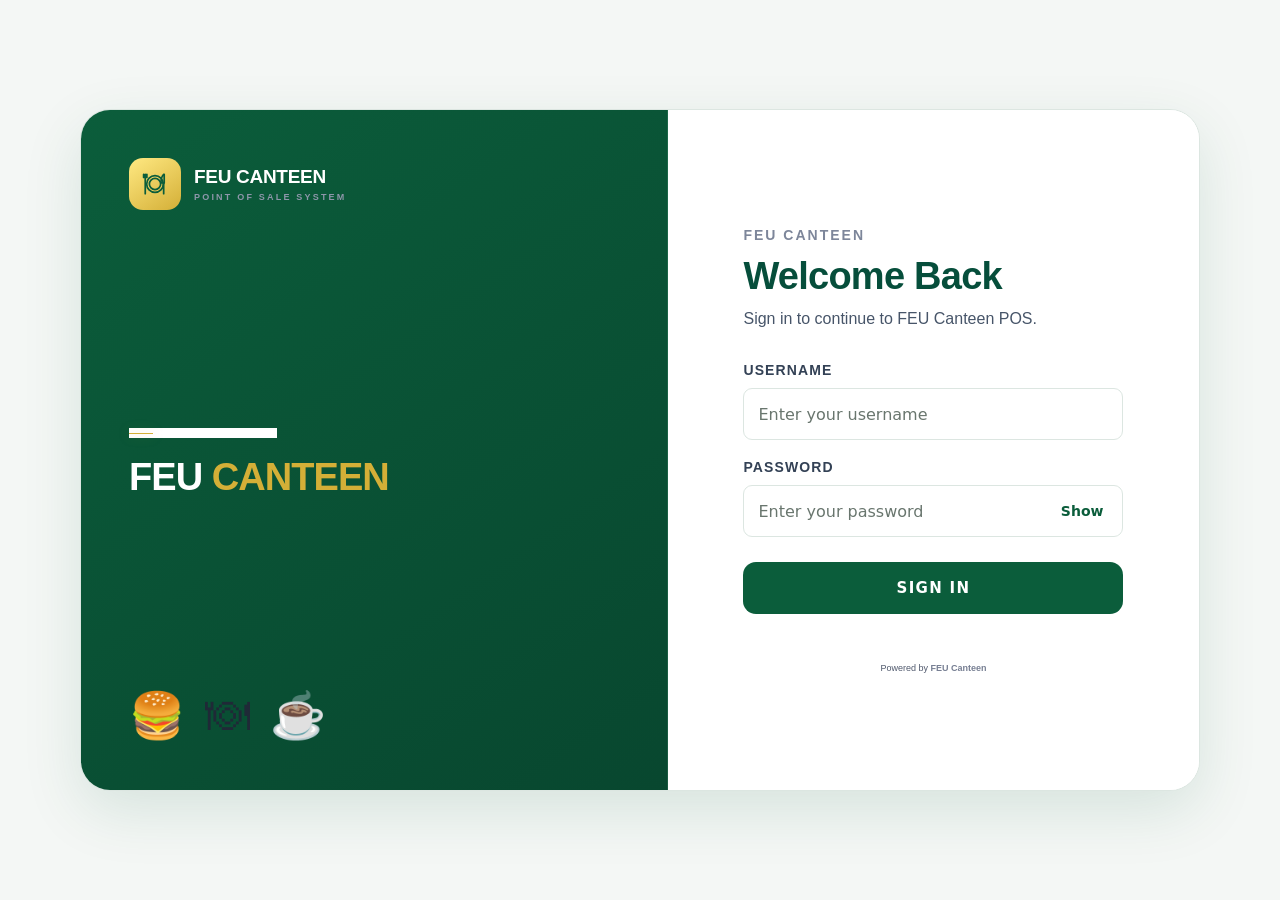
<file: pages/customers.html>
<!DOCTYPE html>
<html lang="en">
<head>
    <meta charset="UTF-8">
    <meta name="viewport" content="width=device-width, initial-scale=1.0">
    <title>Customers | FEU CANTEEN</title>
    <link rel="stylesheet" href="../css/style.css">
<link rel="stylesheet" href="../css/canteen_motion.css">

    <style>
        .customers-page {
            padding: 32px 42px;
            max-width: 1600px;
            margin: auto;
        }

        .customers-heading {
            display: flex;
            justify-content: space-between;
            align-items: flex-end;
            gap: 20px;
            margin-bottom: 24px;
        }

        .customers-heading h2 {
            margin-top: 7px;
            font-family: "Playfair Display", Georgia, serif;
            font-size: 36px;
            letter-spacing: -1px;
        }

        .customers-heading p {
            margin-top: 7px;
            color: #7d869a;
            font-size: 12px;
        }

        .customer-primary-button {
            min-height: 42px;
            padding: 0 18px;
            border: none;
            border-radius: 10px;
            background: linear-gradient(135deg, #ffffff, #D4AF37);
            color: #0B5D3B;
            font-size: 10px;
            font-weight: 800;
            cursor: pointer;
            transition: 0.25s ease;
        }

        .customer-primary-button:hover {
            transform: translateY(-2px);
        }

        .customer-stats {
            display: grid;
            grid-template-columns: repeat(4, 1fr);
            gap: 14px;
            margin-bottom: 18px;
        }

        .customer-stat {
            padding: 18px;
            border: 1px solid rgba(255,255,255,0.08);
            border-radius: 15px;
            background: rgba(255,255,255,0.045);

        }

        .customer-stat-label {
            color: #858da0;
            font-size: 9px;
            letter-spacing: 1px;
        }

        .customer-stat-value {
            margin-top: 8px;
            color: #f5f5f8;
            font-size: 25px;
            font-weight: 700;
        }

        .customer-stat-small {
            margin-top: 4px;
            color: #626b7f;
            font-size: 9px;
        }

        .customers-panel {
            padding: 22px;
            border: 1px solid rgba(255,255,255,0.08);
            border-radius: 18px;
            background: rgba(255,255,255,0.045);

        }

        .customers-toolbar {
            display: flex;
            gap: 10px;
            margin-bottom: 20px;
        }

        .customer-search {
            flex: 1;
            height: 44px;
            padding: 0 15px;
            border: 1px solid rgba(255,255,255,0.09);
            border-radius: 10px;
            outline: none;
            background: rgba(255,255,255,0.055);
            color: #ffffff;
            font-size: 12px;
        }

        .customer-search::placeholder {
            color: #697287;
        }

        .customer-table {
            width: 100%;
            border-collapse: collapse;
        }

        .customer-table th {
            padding: 13px 10px;
            border-bottom: 1px solid rgba(255,255,255,0.08);
            color: #687186;
            text-align: left;
            font-size: 9px;
            letter-spacing: 1px;
            text-transform: uppercase;
        }

        .customer-table td {
            padding: 14px 10px;
            border-bottom: 1px solid rgba(255,255,255,0.055);
            color: #b9c0cf;
            font-size: 11px;
        }

        .customer-table tbody tr {
            transition: 0.25s ease;
        }

        .customer-table tbody tr:hover {
            background: rgba(255,255,255,0.025);
        }

        .customer-table tr:last-child td {
            border-bottom: none;
        }

        .customer-name {
            color: #ffffff;
            font-weight: 700;
        }

        .customer-contact {
            color: #aeb6c7;
        }

        .customer-contact small {
            display: block;
            margin-top: 3px;
            color: #626b7f;
            font-size: 9px;
        }

        .customer-spent {
            color: #ffffff;
            font-weight: 800;
        }

        .customer-purchases {
            color: #D4AF37;
            font-weight: 700;
        }

        .customer-last {
            color: #858da0;
            font-size: 10px;
        }

        .customer-actions {
            display: flex;
            gap: 6px;
        }

        .customer-action {
            min-width: 34px;
            height: 32px;
            padding: 0 9px;
            border: 1px solid rgba(255,255,255,0.08);
            border-radius: 8px;
            background: rgba(255,255,255,0.04);
            color: #aab2c2;
            cursor: pointer;
            font-size: 9px;
            font-weight: 700;
            transition: 0.25s ease;
        }

        .customer-action:hover {
            background: rgba(255,255,255,0.09);
            color: #ffffff;
        }

        .customer-action.delete:hover {
            border-color: rgba(248,113,113,0.35);
            color: #fca5a5;
        }

        .empty-customers {
            padding: 70px 20px;
            text-align: center;
            color: #6c7589;
        }

        .empty-customers-icon {
            margin-bottom: 10px;
            color: #b4a7df;
            font-size: 32px;
        }

        .empty-customers strong {
            display: block;
            color: #aeb6c7;
            font-size: 13px;
        }

        .empty-customers span {
            display: block;
            margin-top: 5px;
            font-size: 10px;
        }

        .customer-modal-overlay {
            position: fixed;
            inset: 0;
            display: none;
            align-items: center;
            justify-content: center;
            padding: 20px;
            background: rgba(2,4,10,0.72);

            z-index: 1000;
        }

        .customer-modal-overlay.show {
            display: flex;
        }

        .customer-modal {
            width: min(520px, 100%);
            max-height: calc(100vh - 40px);
            overflow-y: auto;
            padding: 26px;
            border: 1px solid rgba(255,255,255,0.10);
            border-radius: 20px;
            background: linear-gradient(135deg, rgba(25,28,45,0.98), rgba(14,17,30,0.98));
            box-shadow: 0 30px 80px rgba(0,0,0,0.45);
        }

        .customer-modal-header {
            display: flex;
            justify-content: space-between;
            gap: 15px;
            margin-bottom: 20px;
        }

        .customer-modal-header h3 {
            margin-top: 7px;
            font-family: "Playfair Display", Georgia, serif;
            font-size: 25px;
        }

        .customer-modal-header p {
            margin-top: 5px;
            color: #70798d;
            font-size: 10px;
        }

        .customer-close {
            width: 34px;
            height: 34px;
            display: grid;
            place-items: center;
            flex-shrink: 0;
            border: 1px solid rgba(255,255,255,0.08);
            border-radius: 8px;
            background: rgba(255,255,255,0.04);
            color: #8d96aa;
            cursor: pointer;
            font-size: 20px;
        }

        .customer-form {
            display: grid;
            gap: 14px;
        }

        .customer-field label {
            display: block;
            margin-bottom: 7px;
            color: #8d96aa;
            font-size: 9px;
            font-weight: 700;
            letter-spacing: 0.8px;
            text-transform: uppercase;
        }

        .customer-field input {
            width: 100%;
            height: 44px;
            padding: 0 13px;
            border: 1px solid rgba(255,255,255,0.09);
            border-radius: 10px;
            outline: none;
            background: rgba(255,255,255,0.055);
            color: #ffffff;
            font-size: 11px;
        }

        .customer-field input:focus {
            border-color: rgba(212,175,55,0.5);
        }

        .customer-form-actions {
            display: flex;
            gap: 9px;
            margin-top: 7px;
        }

        .customer-form-button {
            flex: 1;
            height: 42px;
            border-radius: 9px;
            font-size: 10px;
            font-weight: 700;
            cursor: pointer;
        }

        .customer-cancel {
            border: 1px solid rgba(255,255,255,0.09);
            background: rgba(255,255,255,0.04);
            color: #aeb6c7;
        }

        .customer-save {
            border: none;
            background: linear-gradient(135deg, #ffffff, #D4AF37);
            color: #0B5D3B;
        }

        .history-summary {
            display: grid;
            grid-template-columns: repeat(3, 1fr);
            gap: 10px;
            margin-bottom: 15px;
        }

        .history-stat {
            padding: 13px;
            border: 1px solid rgba(255,255,255,0.07);
            border-radius: 11px;
            background: rgba(255,255,255,0.025);
        }

        .history-stat span {
            display: block;
            color: #737c90;
            font-size: 8px;
            text-transform: uppercase;
            letter-spacing: 0.7px;
        }

        .history-stat strong {
            display: block;
            margin-top: 5px;
            color: #ffffff;
            font-size: 14px;
        }

        .history-list {
            border: 1px solid rgba(255,255,255,0.07);
            border-radius: 12px;
            overflow: hidden;
        }

        .history-row {
            display: flex;
            justify-content: space-between;
            gap: 15px;
            padding: 12px 13px;
            border-bottom: 1px solid rgba(255,255,255,0.055);
        }

        .history-row:last-child {
            border-bottom: none;
        }

        .history-transaction {
            color: #D4AF37;
            font-size: 10px;
            font-weight: 700;
        }

        .history-date {
            margin-top: 3px;
            color: #626b7f;
            font-size: 9px;
        }

        .history-total {
            color: #ffffff;
            font-size: 11px;
            font-weight: 800;
        }

        .history-method {
            margin-top: 3px;
            color: #858da0;
            font-size: 8px;
            text-align: right;
        }

        .no-history {
            padding: 30px 15px;
            text-align: center;
            color: #6c7589;
            font-size: 10px;
        }

        @media (max-width: 1050px) {
            .customer-stats {
                grid-template-columns: repeat(2, 1fr);
            }

            .customers-panel {
                overflow-x: auto;
            }

            .customer-table {
                min-width: 1000px;
            }
        }

        @media (max-width: 700px) {
            .customers-page {
                padding: 25px 20px;
            }

            .customers-heading {
                flex-direction: column;
                align-items: flex-start;
            }

            .customer-primary-button {
                width: 100%;
            }

            .customer-stats {
                grid-template-columns: 1fr;
            }

            .customers-toolbar {
                flex-direction: column;
            }

            .history-summary {
                grid-template-columns: 1fr;
            }
        }
    </style>
    <link rel="stylesheet" href="../css/canteen_theme.css">
</head>

<body>


    <aside class="sidebar">
        <div class="brand">
            <div class="brand-mark"><svg viewBox="0 0 24 24" fill="none" stroke="currentColor" stroke-width="1.6" stroke-linecap="round" stroke-linejoin="round" aria-hidden="true"><circle cx="12" cy="12" r="7.7"/><circle cx="12" cy="12" r="5.2"/><path d="M3 3v5m-1.5-5v3M4.5 3v3M3 8v13M20 3c-2 2-2.5 5-2.5 8h3V3zm0 8v10"/></svg></div>
            <div>
                <h1>FEU CANTEEN</h1><span>POINT OF SALE SYSTEM</span>
            </div>
        </div>

        <nav class="navigation">
            <a href="../index.html" class="nav-item">
                <span class="nav-icon"><svg viewBox="0 0 24 24" fill="none" stroke="currentColor" stroke-width="1.8" stroke-linecap="round" stroke-linejoin="round" aria-hidden="true"><path d="m3 10 9-7 9 7v10a1 1 0 0 1-1 1h-6v-7h-4v7H4a1 1 0 0 1-1-1z"/></svg></span>
                <span>Dashboard</span>
            </a>
            <a href="pos.html" class="nav-item">
                <span class="nav-icon"><svg viewBox="0 0 24 24" fill="none" stroke="currentColor" stroke-width="1.8" stroke-linecap="round" stroke-linejoin="round" aria-hidden="true"><path d="M3 4h2l2.2 11.1a2 2 0 0 0 2 1.6h8.6a2 2 0 0 0 1.9-1.4L22 8H6"/><circle cx="10" cy="20" r="1"/><circle cx="18" cy="20" r="1"/></svg></span>
                <span>POS</span>
            </a>
            <a href="products.html" class="nav-item">
                <span class="nav-icon"><svg viewBox="0 0 24 24" fill="none" stroke="currentColor" stroke-width="1.8" stroke-linecap="round" stroke-linejoin="round" aria-hidden="true"><path d="M3 8h18M5 8c.4 6 3.1 9 7 9s6.6-3 7-9"/><path d="M5 5h14M7 12h10M9 15h6"/></svg></span>
                <span>Products</span>
            </a>
            <a href="inventory.html" class="nav-item">
                <span class="nav-icon"><svg viewBox="0 0 24 24" fill="none" stroke="currentColor" stroke-width="1.8" stroke-linecap="round" stroke-linejoin="round" aria-hidden="true"><path d="m12 3 9 4.5v9L12 21l-9-4.5v-9z"/><path d="m3.5 7.7 8.5 4.5 8.5-4.5M12 12.2V21"/></svg></span>
                <span>Inventory</span>
            </a>
            <a href="sales.html" class="nav-item">
                <span class="nav-icon"><svg viewBox="0 0 24 24" fill="none" stroke="currentColor" stroke-width="1.8" stroke-linecap="round" stroke-linejoin="round" aria-hidden="true"><path d="M6 3h12v18l-2-1.5-2 1.5-2-1.5-2 1.5-2-1.5L6 21z"/><path d="M9 8h6M9 12h6M9 16h4"/></svg></span>
                <span>Sales</span>
            </a>
            <a href="customers.html" class="nav-item active">
                <span class="nav-icon"><svg viewBox="0 0 24 24" fill="none" stroke="currentColor" stroke-width="1.8" stroke-linecap="round" stroke-linejoin="round" aria-hidden="true"><circle cx="9" cy="8" r="3"/><path d="M3 20v-1a6 6 0 0 1 12 0v1zM16 5.5a3 3 0 0 1 0 5.8M18 14a4.5 4.5 0 0 1 3 4.3V20h-3"/></svg></span>
                <span>Customers</span>
            </a>
            <a href="reports.html" class="nav-item">
                <span class="nav-icon"><svg viewBox="0 0 24 24" fill="none" stroke="currentColor" stroke-width="1.8" stroke-linecap="round" stroke-linejoin="round" aria-hidden="true"><path d="M4 20V11h4v9M10 20V5h4v15M16 20v-7h4v7M3 20h18"/></svg></span>
                <span>Reports</span>
            </a>
<a href="settings.html" class="nav-item"><span class="nav-icon"><svg viewBox="0 0 24 24" fill="none" stroke="currentColor" stroke-width="1.8" stroke-linecap="round" stroke-linejoin="round" aria-hidden="true"><circle cx="12" cy="12" r="3"/><circle cx="12" cy="12" r="7.5"/><path d="M12 2v2m0 16v2M2 12h2m16 0h2m-4.34-9.66 1.42 1.42m-14.16 14.16 1.42 1.42m11.32 0 1.42-1.42M4.34 4.34 5.76 5.76"/></svg></span><span>Settings</span></a>
</nav>
    </aside>

    <main class="main-content">
        <header class="topbar">
            <div class="mobile-brand">
                <strong>FEU CANTEEN</strong>
            </div>

            <div class="topbar-right">
                <div class="live-time">
                    <span class="live-dot"></span>
                    <span id="liveTime">--:--:-- --</span>
                </div>

                <div class="profile" title="Open Account Management">
                    <div class="profile-avatar"><span class="profile-avatar-text">FEU</span></div>
                    <div class="profile-info">
                        <strong>Canteen Owner</strong>
                        <span>Owner</span>
                    </div><span class="profile-chevron" aria-hidden="true">&#8964;</span>
                </div>
            </div>
        </header>

        <section class="customers-page">
            <div class="customers-heading">
                <div>
                    <span class="eyebrow">FEU CANTEEN</span>
                    <h2>Customer Management</h2>
                    <p>Manage customer information and track their purchase activity.</p>
                </div>

                <button class="customer-primary-button" id="addCustomerButton" type="button">
                    + Add Customer
                </button>
            </div>

            <div class="customer-stats">
                <div class="customer-stat">
                    <div class="customer-stat-label">CUSTOMERS</div>
                    <div class="customer-stat-value" id="totalCustomers">0</div>
                    <div class="customer-stat-small">Registered customers</div>
                </div>

                <div class="customer-stat">
                    <div class="customer-stat-label">CUSTOMER SALES</div>
                    <div class="customer-stat-value" id="customerSales">₱0.00</div>
                    <div class="customer-stat-small">Sales linked to customers</div>
                </div>

                <div class="customer-stat">
                    <div class="customer-stat-label">PURCHASES</div>
                    <div class="customer-stat-value" id="customerPurchases">0</div>
                    <div class="customer-stat-small">Completed customer purchases</div>
                </div>

                <div class="customer-stat">
                    <div class="customer-stat-label">TOP CUSTOMER</div>
                    <div class="customer-stat-value" id="topCustomer">—</div>
                    <div class="customer-stat-small" id="topCustomerSpent">No customer sales yet</div>
                </div>
            </div>

            <div class="customers-panel">
                <div class="customers-toolbar">
                    <input
                        type="text"
                        id="customerSearch"
                        class="customer-search"
                        placeholder="Search customer name, email, or phone..."
                    >
                </div>

                <div id="customerTableContainer"></div>
            </div>
        </section>

        <footer>
            <span>Powered by FEU Canteen</span>
            <span>POS SYSTEM</span>
        </footer>
    </main>

    <div class="customer-modal-overlay" id="customerFormModal">
        <div class="customer-modal">
            <div class="customer-modal-header">
                <div>
                    <span class="eyebrow">CUSTOMER PROFILE</span>
                    <h3 id="customerFormTitle">Add Customer</h3>
                    <p>Enter the customer's contact information.</p>
                </div>
                <button class="customer-close" id="closeCustomerForm" type="button">×</button>
            </div>

            <form class="customer-form" id="customerForm">
                <input type="hidden" id="customerId">

                <div class="customer-field">
                    <label for="customerName">Full Name</label>
                    <input id="customerName" type="text" required autocomplete="name">
                </div>

                <div class="customer-field">
                    <label for="customerPhone">Phone Number</label>
                    <input id="customerPhone" type="tel" autocomplete="tel">
                </div>

                <div class="customer-field">
                    <label for="customerEmail">Email Address</label>
                    <input id="customerEmail" type="email" autocomplete="email">
                </div>

                <div class="customer-form-actions">
                    <button class="customer-form-button customer-cancel" id="cancelCustomerForm" type="button">
                        Cancel
                    </button>
                    <button class="customer-form-button customer-save" type="submit">
                        Save Customer
                    </button>
                </div>
            </form>
        </div>
    </div>

    <div class="customer-modal-overlay" id="customerHistoryModal">
        <div class="customer-modal">
            <div class="customer-modal-header">
                <div>
                    <span class="eyebrow">PURCHASE HISTORY</span>
                    <h3 id="historyTitle">Customer History</h3>
                    <p id="historyContact">Purchase records for this customer.</p>
                </div>
                <button class="customer-close" id="closeHistory" type="button">×</button>
            </div>

            <div id="historyContent"></div>
        </div>
    </div>

    <script src="../js/app.js"></script>
    <script>
        const CUSTOMER_STORAGE_KEY = "feuCanteenCustomers";
        const SALES_STORAGE_KEY = "feuCanteenSales";

        let customers = [];
        let sales = [];

        document.addEventListener("DOMContentLoaded", function() {
            loadCustomers();
            loadSales();
            renderCustomers();
            updateStats();

            document.getElementById("customerSearch").addEventListener("input", renderCustomers);

            document.getElementById("customerTableContainer").addEventListener("click", function(event) {
                const button = event.target.closest("[data-customer-action]");

                if (!button) {
                    return;
                }

                const id = button.getAttribute("data-customer-id");
                const action = button.getAttribute("data-customer-action");

                if (action === "history") {
                    viewHistory(id);
                }

                if (action === "edit") {
                    editCustomer(id);
                }

                if (action === "delete") {
                    deleteCustomer(id);
                }
            });

            document.getElementById("addCustomerButton").addEventListener("click", openAddCustomer);
            document.getElementById("customerForm").addEventListener("submit", saveCustomer);
            document.getElementById("cancelCustomerForm").addEventListener("click", closeCustomerForm);
            document.getElementById("closeCustomerForm").addEventListener("click", closeCustomerForm);
            document.getElementById("closeHistory").addEventListener("click", closeHistory);

            document.getElementById("customerFormModal").addEventListener("click", function(event) {
                if (event.target === this) {
                    closeCustomerForm();
                }
            });

            document.getElementById("customerHistoryModal").addEventListener("click", function(event) {
                if (event.target === this) {
                    closeHistory();
                }
            });
        });

        window.addEventListener("storage", function(event) {
            if (event.key === CUSTOMER_STORAGE_KEY || event.key === SALES_STORAGE_KEY) {
                loadCustomers();
                loadSales();
                renderCustomers();
                updateStats();
            }
        });

        function loadCustomers() {
            const saved = localStorage.getItem(CUSTOMER_STORAGE_KEY);

            if (!saved) {
                customers = [];
                return;
            }

            try {
                customers = JSON.parse(saved);

                if (!Array.isArray(customers)) {
                    customers = [];
                }
            } catch (error) {
                customers = [];
            }
        }

        function loadSales() {
            const saved = localStorage.getItem(SALES_STORAGE_KEY);

            if (!saved) {
                sales = [];
                return;
            }

            try {
                sales = JSON.parse(saved);

                if (!Array.isArray(sales)) {
                    sales = [];
                }
            } catch (error) {
                sales = [];
            }
        }

        function saveCustomers() {
            localStorage.setItem(
                CUSTOMER_STORAGE_KEY,
                JSON.stringify(customers)
            );
        }

        function renderCustomers() {
            const container = document.getElementById("customerTableContainer");
            const search = document.getElementById("customerSearch").value.toLowerCase().trim();

            const filtered = customers.filter(function(customer) {
                const name = String(customer.name || "").toLowerCase();
                const email = String(customer.email || "").toLowerCase();
                const phone = String(customer.phone || "").toLowerCase();

                return (
                    !search ||
                    name.includes(search) ||
                    email.includes(search) ||
                    phone.includes(search)
                );
            });

            if (filtered.length === 0) {
                container.innerHTML = `
                    <div class="empty-customers">
                        <div class="empty-customers-icon">👥</div>
                        <strong>${customers.length ? "No customers found" : "No customers yet"}</strong>
                        <span>${customers.length ? "Try a different search." : "Add your first customer to start tracking purchases."}</span>
                    </div>
                `;
                return;
            }

            const rows = filtered.map(function(customer) {
                const purchases = Number(customer.purchases || 0);
                const totalSpent = Number(customer.totalSpent || 0);
                const lastPurchase = customer.lastPurchase || "No purchase yet";

                return `
                    <tr>
                        <td>
                            <div class="customer-name">
                                ${escapeHTML(customer.name || "Unnamed Customer")}
                            </div>
                        </td>
                        <td>
                            <div class="customer-contact">
                                ${escapeHTML(customer.phone || "No phone")}
                                <small>${escapeHTML(customer.email || "No email")}</small>
                            </div>
                        </td>
                        <td>
                            <span class="customer-purchases">
                                ${purchases}
                            </span>
                        </td>
                        <td>
                            <span class="customer-spent">
                                ${formatMoney(totalSpent)}
                            </span>
                        </td>
                        <td>
                            <span class="customer-last">
                                ${escapeHTML(lastPurchase)}
                            </span>
                        </td>
                        <td>
                            <div class="customer-actions">
                                <button
                                    class="customer-action"
                                    type="button"
                                    data-customer-action="history"
                                    data-customer-id="${escapeHTML(String(customer.id))}"
                                >
                                    History
                                </button>
                                <button
                                    class="customer-action"
                                    type="button"
                                    data-customer-action="edit"
                                    data-customer-id="${escapeHTML(String(customer.id))}"
                                >
                                    Edit
                                </button>
                                <button
                                    class="customer-action delete"
                                    type="button"
                                    data-customer-action="delete"
                                    data-customer-id="${escapeHTML(String(customer.id))}"
                                >
                                    Delete
                                </button>
                            </div>
                        </td>
                    </tr>
                `;
            }).join("");

            container.innerHTML = `
                <table class="customer-table">
                    <thead>
                        <tr>
                            <th>Customer</th>
                            <th>Contact</th>
                            <th>Purchases</th>
                            <th>Total Spent</th>
                            <th>Last Purchase</th>
                            <th>Actions</th>
                        </tr>
                    </thead>
                    <tbody>
                        ${rows}
                    </tbody>
                </table>
            `;
        }

        function updateStats() {
            const totalCustomers = customers.length;

            const customerSales = sales.reduce(function(total, sale) {
                return sale.customerId
                    ? total + Number(sale.total || 0)
                    : total;
            }, 0);

            const customerPurchases = sales.reduce(function(total, sale) {
                return sale.customerId
                    ? total + 1
                    : total;
            }, 0);

            const top = [...customers].sort(function(a, b) {
                return Number(b.totalSpent || 0) - Number(a.totalSpent || 0);
            })[0];

            document.getElementById("totalCustomers").textContent = totalCustomers;
            document.getElementById("customerSales").textContent = formatMoney(customerSales);
            document.getElementById("customerPurchases").textContent = customerPurchases;

            if (top && Number(top.totalSpent || 0) > 0) {
                document.getElementById("topCustomer").textContent =
                    top.name || "Unnamed";
                document.getElementById("topCustomerSpent").textContent =
                    formatMoney(top.totalSpent) + " spent";
            } else {
                document.getElementById("topCustomer").textContent = "—";
                document.getElementById("topCustomerSpent").textContent =
                    "No customer sales yet";
            }
        }

        function openAddCustomer() {
            document.getElementById("customerFormTitle").textContent = "Add Customer";
            document.getElementById("customerId").value = "";
            document.getElementById("customerName").value = "";
            document.getElementById("customerPhone").value = "";
            document.getElementById("customerEmail").value = "";

            document.getElementById("customerFormModal").classList.add("show");

            setTimeout(function() {
                document.getElementById("customerName").focus();
            }, 100);
        }

        function editCustomer(id) {
            const customer = customers.find(function(item) {
                return String(item.id) === String(id);
            });

            if (!customer) {
                return;
            }

            document.getElementById("customerFormTitle").textContent = "Edit Customer";
            document.getElementById("customerId").value = customer.id;
            document.getElementById("customerName").value = customer.name || "";
            document.getElementById("customerPhone").value = customer.phone || "";
            document.getElementById("customerEmail").value = customer.email || "";

            document.getElementById("customerFormModal").classList.add("show");
        }

        function saveCustomer(event) {
            event.preventDefault();

            const id = document.getElementById("customerId").value.trim();
            const name = document.getElementById("customerName").value.trim();
            const phone = document.getElementById("customerPhone").value.trim();
            const email = document.getElementById("customerEmail").value.trim();

            if (!name) {
                alert("Please enter the customer's name.");
                return;
            }

            const duplicate = customers.find(function(customer) {
                return (
                    String(customer.id) !== String(id) &&
                    String(customer.name || "").trim().toLowerCase() === name.toLowerCase() &&
                    String(customer.phone || "").trim() === phone
                );
            });

            if (duplicate) {
                alert("A customer with the same name and phone number already exists.");
                return;
            }

            if (id) {
                const customer = customers.find(function(item) {
                    return String(item.id) === String(id);
                });

                if (customer) {
                    customer.name = name;
                    customer.phone = phone;
                    customer.email = email;
                }
            } else {
                customers.unshift({
                    id: "CUST-" + Date.now(),
                    name: name,
                    phone: phone,
                    email: email,
                    purchases: 0,
                    totalSpent: 0,
                    lastPurchase: ""
                });
            }

            saveCustomers();
            loadCustomers();
            renderCustomers();
            updateStats();
            closeCustomerForm();
        }

        function deleteCustomer(id) {
            const customer = customers.find(function(item) {
                return String(item.id) === String(id);
            });

            if (!customer) {
                return;
            }

            const hasSales = sales.some(function(sale) {
                return String(sale.customerId || "") === String(id);
            });

            const message = hasSales
                ? "This customer has purchase history. Delete the customer profile anyway? Existing sales records will remain."
                : "Delete this customer?";

            if (!confirm(message)) {
                return;
            }

            customers = customers.filter(function(item) {
                return String(item.id) !== String(id);
            });

            saveCustomers();
            renderCustomers();
            updateStats();
        }

        function viewHistory(id) {
            const customer = customers.find(function(item) {
                return String(item.id) === String(id);
            });

            if (!customer) {
                return;
            }

            const customerSales = sales.filter(function(sale) {
                return String(sale.customerId || "") === String(id);
            });

            document.getElementById("historyTitle").textContent =
                customer.name || "Customer History";

            document.getElementById("historyContact").textContent =
                [customer.phone, customer.email].filter(Boolean).join(" • ") ||
                "No contact information";

            const historyHTML = customerSales.length
                ? customerSales.map(function(sale) {
                    return `
                        <div class="history-row">
                            <div>
                                <div class="history-transaction">
                                    ${escapeHTML(sale.transaction || "Transaction")}
                                </div>
                                <div class="history-date">
                                    ${escapeHTML((sale.date || "") + " " + (sale.time || ""))}
                                </div>
                            </div>
                            <div>
                                <div class="history-total">
                                    ${formatMoney(sale.total)}
                                </div>
                                <div class="history-method">
                                    ${escapeHTML(sale.paymentMethod || "Cash")}
                                </div>
                            </div>
                        </div>
                    `;
                }).join("")
                : `<div class="no-history">No purchases recorded for this customer yet.</div>`;

            document.getElementById("historyContent").innerHTML = `
                <div class="history-summary">
                    <div class="history-stat">
                        <span>Purchases</span>
                        <strong>${Number(customer.purchases || customerSales.length || 0)}</strong>
                    </div>
                    <div class="history-stat">
                        <span>Total Spent</span>
                        <strong>${formatMoney(customer.totalSpent || 0)}</strong>
                    </div>
                    <div class="history-stat">
                        <span>Last Purchase</span>
                        <strong>${escapeHTML(customer.lastPurchase || "—")}</strong>
                    </div>
                </div>

                <div class="history-list">
                    ${historyHTML}
                </div>
            `;

            document.getElementById("customerHistoryModal").classList.add("show");
        }

        function closeCustomerForm() {
            document.getElementById("customerFormModal").classList.remove("show");
        }

        function closeHistory() {
            document.getElementById("customerHistoryModal").classList.remove("show");
        }

        function formatMoney(value) {
            return Number(value || 0).toLocaleString(
                "en-PH",
                {
                    style: "currency",
                    currency: "PHP",
                    minimumFractionDigits: 2,
                    maximumFractionDigits: 2
                }
            );
        }

        function escapeHTML(value) {
            return String(value ?? "")
                .replace(/&/g, "&amp;")
                .replace(/</g, "&lt;")
                .replace(/>/g, "&gt;")
                .replace(/"/g, "&quot;")
                .replace(/'/g, "&#039;");
        }
    </script>
</body>
</html>
</file>
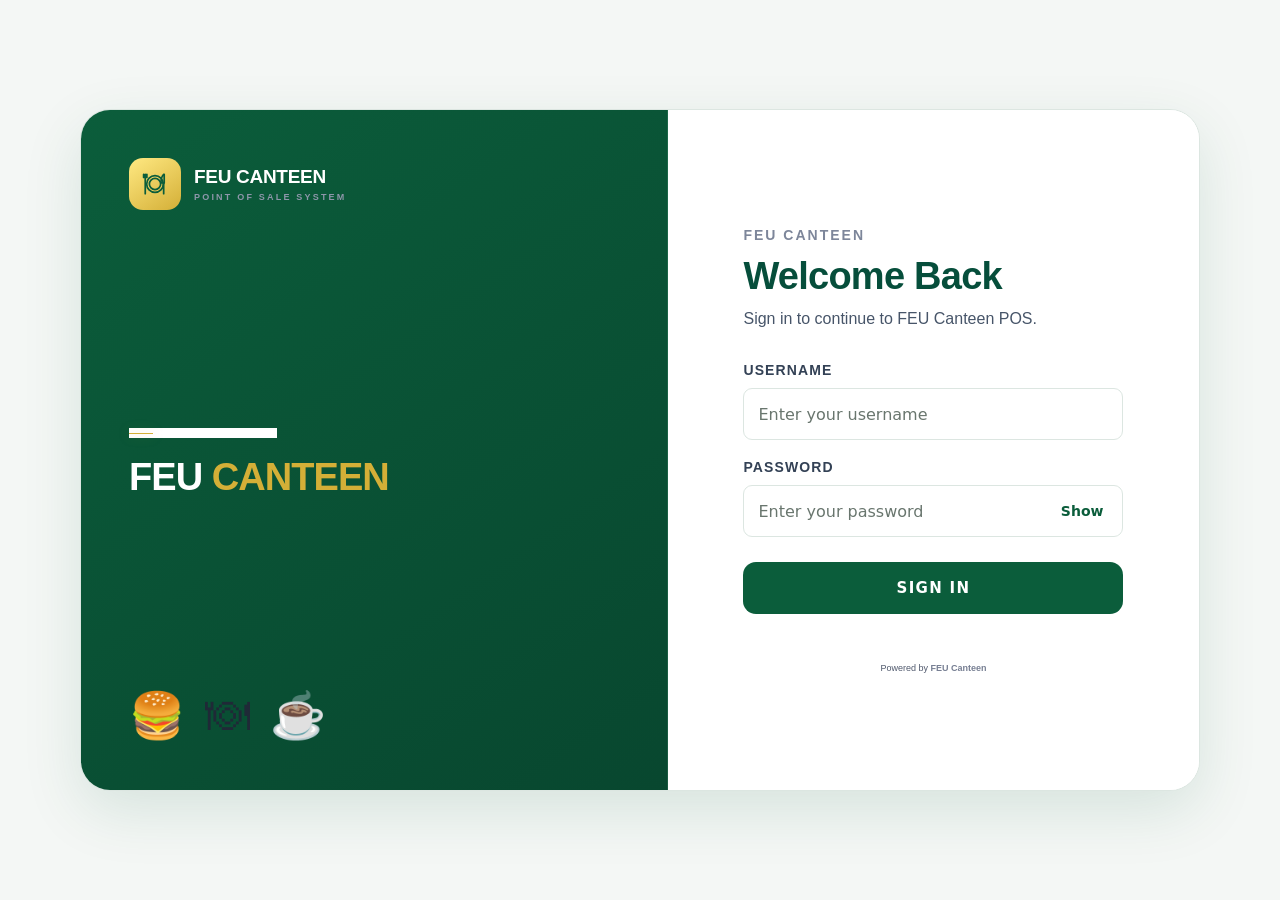
<file: pages/inventory.html>
<!DOCTYPE html>
<html lang="en">
<head>
    <meta charset="UTF-8">
    <meta name="viewport" content="width=device-width, initial-scale=1.0">
    <title>Inventory | FEU CANTEEN</title>
    <link rel="stylesheet" href="../css/style.css">
    <link rel="stylesheet" href="../css/canteen_motion.css">
    <style>
        .inventory-page{padding:32px 42px;max-width:1600px;margin:auto}
        .inventory-heading{display:flex;justify-content:space-between;align-items:flex-end;gap:20px;margin-bottom:24px}
        .inventory-heading h2{margin-top:7px;font-family:"Playfair Display",Georgia,serif;font-size:36px;letter-spacing:-1px}
        .inventory-heading p{margin-top:7px;color:#7d869a;font-size:12px}
        .inventory-refresh{min-height:42px;padding:0 18px;border:1px solid rgba(255,255,255,.09);border-radius:10px;background:rgba(255,255,255,.045);color:#D4AF37;font-size:10px;font-weight:700;cursor:pointer;transition:.25s}
        .inventory-refresh:hover{background:rgba(255,255,255,.09);transform:translateY(-2px)}
        .inventory-stats{display:grid;grid-template-columns:repeat(5,1fr);gap:14px;margin-bottom:18px}
        .inventory-stat{padding:18px;border:1px solid rgba(255,255,255,.08);border-radius:15px;background:rgba(255,255,255,.045);font-size:9px;letter-spacing:1px}
        .inventory-stat-value{margin-top:8px;color:#f5f5f8;font-size:24px;font-weight:700}
        .inventory-stat-small{margin-top:4px;color:#626b7f;font-size:9px}
        .inventory-panel{padding:22px;border:1px solid rgba(255,255,255,.08);border-radius:18px;background:rgba(255,255,255,.045);gap:10px;margin-bottom:20px}
        .inventory-search{flex:1;height:44px;padding:0 15px;border:1px solid rgba(255,255,255,.09);border-radius:10px;outline:none;background:rgba(255,255,255,.055);color:#fff;font-size:12px}
        .inventory-search::placeholder{color:#697287}
        .inventory-filter{width:160px;padding:0 12px;border:1px solid rgba(255,255,255,.09);border-radius:10px;outline:none;background:#171a28;color:#fff;font-size:11px}
        .history-button{height:44px;padding:0 16px;border:1px solid rgba(212,175,55,.18);border-radius:10px;background:rgba(212,175,55,.07);color:#D4AF37;font-size:10px;font-weight:700;cursor:pointer}
        .inventory-table{width:100%;border-collapse:collapse}
        .inventory-table th{padding:13px 10px;border-bottom:1px solid rgba(255,255,255,.08);color:#687186;text-align:left;font-size:9px;letter-spacing:1px;text-transform:uppercase}
        .inventory-table td{padding:13px 10px;border-bottom:1px solid rgba(255,255,255,.055);color:#b9c0cf;font-size:11px}
        .inventory-table tbody tr{transition:.25s}
        .inventory-table tbody tr:hover{background:rgba(255,255,255,.025)}
        .inventory-table tr:last-child td{border-bottom:none}
        .inventory-product{display:flex;align-items:center;gap:11px}
        .inventory-image{width:48px;height:48px;display:flex;align-items:center;justify-content:center;flex-shrink:0;overflow:hidden;border-radius:11px;background:radial-gradient(circle at 50% 35%,rgba(212,175,55,.16),transparent 55%),rgba(255,255,255,.045);font-size:22px}
        .inventory-image img{width:100%;height:100%;object-fit:cover}
        .inventory-product-name strong{display:block;color:#f4f5f8;font-size:11px}
        .inventory-product-name span{display:block;margin-top:4px;color:#626b7f;font-size:9px}
        .inventory-category{display:inline-flex;padding:5px 8px;border-radius:7px;background:rgba(212,175,55,.08);color:#D4AF37;font-size:8px;font-weight:700;text-transform:capitalize}
        .inventory-price,.stock-number{color:#fff;font-weight:700}
        .status-badge{display:inline-flex;padding:5px 8px;border-radius:7px;font-size:8px;font-weight:700}
        .status-badge.good{background:rgba(110,231,183,.08);color:#6ee7b7}
        .status-badge.low{background:rgba(251,191,36,.08);color:#fbbf24}
        .status-badge.out{background:rgba(251,113,133,.08);color:#fb7185}
        .stock-adjust{display:flex;gap:5px}
        .adjust-button{width:30px;height:30px;display:grid;place-items:center;border:1px solid rgba(255,255,255,.08);border-radius:7px;background:rgba(255,255,255,.04);color:#aab2c2;cursor:pointer;transition:.2s}
        .adjust-button:hover{background:rgba(255,255,255,.09);color:#fff}
        .empty-inventory{padding:70px 20px;text-align:center;color:#6c7589}
        .empty-inventory-icon{margin-bottom:10px;color:#b4a7df;font-size:32px}
        .empty-inventory strong{display:block;color:#aeb6c7;font-size:13px}
        .empty-inventory span{display:block;margin-top:5px;font-size:10px}
        .inventory-overlay{position:fixed;inset:0;display:none;align-items:center;justify-content:center;padding:20px;background:rgba(2,4,10,.72);z-index:1000}
        .inventory-overlay.show{display:flex}
        .inventory-modal{width:min(620px,100%);max-height:85vh;overflow:auto;padding:26px;border:1px solid rgba(255,255,255,.1);border-radius:20px;background:linear-gradient(135deg,rgba(25,28,45,.98),rgba(14,17,30,.98));box-shadow:0 30px 80px rgba(0,0,0,.45)}
        .inventory-modal h3{margin-top:7px;font-family:"Playfair Display",Georgia,serif;font-size:25px}
        .inventory-modal p{margin-top:5px;color:#70798d;font-size:10px}
        .modal-actions{display:flex;justify-content:flex-end;gap:9px;margin-top:20px}
        .modal-button{min-height:40px;padding:0 18px;border-radius:9px;font-size:10px;font-weight:700;cursor:pointer}
        .modal-cancel{border:1px solid rgba(255,255,255,.09);background:rgba(255,255,255,.04);color:#aeb6c7}
        .modal-save{border:none;background:linear-gradient(135deg,#fff,#D4AF37);color:#0B5D3B}
        .stock-product-name{margin:20px 0;padding:13px;border:1px solid rgba(255,255,255,.07);border-radius:9px;background:rgba(255,255,255,.025);color:#fff;font-size:11px;font-weight:700}
        .stock-label{display:block;margin-bottom:7px;color:#8992a6;font-size:9px;font-weight:700;letter-spacing:.8px;text-transform:uppercase}
        .stock-input{width:100%;height:44px;padding:0 12px;border:1px solid rgba(255,255,255,.09);border-radius:9px;outline:none;background:rgba(255,255,255,.045);color:#fff;font-size:12px}
        .stock-input:focus{border-color:rgba(212,175,55,.4)}
        .history-list{margin-top:20px}
        .history-item{display:grid;grid-template-columns:95px 1fr auto;gap:12px;align-items:center;padding:13px 0;border-bottom:1px solid rgba(255,255,255,.06)}
        .history-item:last-child{border-bottom:none}
        .history-action{font-size:9px;font-weight:800;text-transform:uppercase}
        .history-action.add{color:#6ee7b7}
        .history-action.remove{color:#fb7185}
        .history-action.sale{color:#D4AF37}
        .history-action.set{color:#fbbf24}
        .history-info strong{display:block;color:#eef0f5;font-size:10px}
        .history-info span{display:block;margin-top:3px;color:#687186;font-size:9px}
        .history-qty{color:#fff;font-size:11px;font-weight:800}
        .history-empty{padding:40px;text-align:center;color:#697287;font-size:10px}
        .history-clear{margin-right:auto;border:1px solid rgba(251,113,133,.16);background:rgba(251,113,133,.06);color:#fb7185}
        @media(max-width:1200px){.inventory-stats{grid-template-columns:repeat(3,1fr)}}
        @media(max-width:1000px){.inventory-panel{overflow-x:auto}.inventory-table{min-width:1050px}}
        @media(max-width:700px){.inventory-page{padding:25px 20px}.inventory-heading{flex-direction:column;align-items:flex-start}.inventory-refresh{width:100%}.inventory-stats{grid-template-columns:1fr}.inventory-toolbar{flex-direction:column}.inventory-filter,.history-button{width:100%}.history-item{grid-template-columns:75px 1fr auto}}
    </style>
    <link rel="stylesheet" href="../css/canteen_theme.css">
</head>
<body>


    <aside class="sidebar">
        <div class="brand">
            <div class="brand-mark"><svg viewBox="0 0 24 24" fill="none" stroke="currentColor" stroke-width="1.6" stroke-linecap="round" stroke-linejoin="round" aria-hidden="true"><circle cx="12" cy="12" r="7.7"/><circle cx="12" cy="12" r="5.2"/><path d="M3 3v5m-1.5-5v3M4.5 3v3M3 8v13M20 3c-2 2-2.5 5-2.5 8h3V3zm0 8v10"/></svg></div>
            <div><h1>FEU CANTEEN</h1><span>POINT OF SALE SYSTEM</span><span></span></div>
        </div>
        <nav class="navigation">
            <a href="../index.html" class="nav-item"><span class="nav-icon"><svg viewBox="0 0 24 24" fill="none" stroke="currentColor" stroke-width="1.8" stroke-linecap="round" stroke-linejoin="round" aria-hidden="true"><path d="m3 10 9-7 9 7v10a1 1 0 0 1-1 1h-6v-7h-4v7H4a1 1 0 0 1-1-1z"/></svg></span><span>Dashboard</span></a>
            <a href="pos.html" class="nav-item"><span class="nav-icon"><svg viewBox="0 0 24 24" fill="none" stroke="currentColor" stroke-width="1.8" stroke-linecap="round" stroke-linejoin="round" aria-hidden="true"><path d="M3 4h2l2.2 11.1a2 2 0 0 0 2 1.6h8.6a2 2 0 0 0 1.9-1.4L22 8H6"/><circle cx="10" cy="20" r="1"/><circle cx="18" cy="20" r="1"/></svg></span><span>POS</span></a>
            <a href="products.html" class="nav-item"><span class="nav-icon"><svg viewBox="0 0 24 24" fill="none" stroke="currentColor" stroke-width="1.8" stroke-linecap="round" stroke-linejoin="round" aria-hidden="true"><path d="M3 8h18M5 8c.4 6 3.1 9 7 9s6.6-3 7-9"/><path d="M5 5h14M7 12h10M9 15h6"/></svg></span><span>Products</span></a>
            <a href="inventory.html" class="nav-item active"><span class="nav-icon"><svg viewBox="0 0 24 24" fill="none" stroke="currentColor" stroke-width="1.8" stroke-linecap="round" stroke-linejoin="round" aria-hidden="true"><path d="m12 3 9 4.5v9L12 21l-9-4.5v-9z"/><path d="m3.5 7.7 8.5 4.5 8.5-4.5M12 12.2V21"/></svg></span><span>Inventory</span></a>
            <a href="sales.html" class="nav-item"><span class="nav-icon"><svg viewBox="0 0 24 24" fill="none" stroke="currentColor" stroke-width="1.8" stroke-linecap="round" stroke-linejoin="round" aria-hidden="true"><path d="M6 3h12v18l-2-1.5-2 1.5-2-1.5-2 1.5-2-1.5L6 21z"/><path d="M9 8h6M9 12h6M9 16h4"/></svg></span><span>Sales</span></a>
            <a href="customers.html" class="nav-item"><span class="nav-icon"><svg viewBox="0 0 24 24" fill="none" stroke="currentColor" stroke-width="1.8" stroke-linecap="round" stroke-linejoin="round" aria-hidden="true"><circle cx="9" cy="8" r="3"/><path d="M3 20v-1a6 6 0 0 1 12 0v1zM16 5.5a3 3 0 0 1 0 5.8M18 14a4.5 4.5 0 0 1 3 4.3V20h-3"/></svg></span><span>Customers</span></a>
            <a href="reports.html" class="nav-item"><span class="nav-icon"><svg viewBox="0 0 24 24" fill="none" stroke="currentColor" stroke-width="1.8" stroke-linecap="round" stroke-linejoin="round" aria-hidden="true"><path d="M4 20V11h4v9M10 20V5h4v15M16 20v-7h4v7M3 20h18"/></svg></span><span>Reports</span></a>
<a href="settings.html" class="nav-item"><span class="nav-icon"><svg viewBox="0 0 24 24" fill="none" stroke="currentColor" stroke-width="1.8" stroke-linecap="round" stroke-linejoin="round" aria-hidden="true"><circle cx="12" cy="12" r="3"/><circle cx="12" cy="12" r="7.5"/><path d="M12 2v2m0 16v2M2 12h2m16 0h2m-4.34-9.66 1.42 1.42m-14.16 14.16 1.42 1.42m11.32 0 1.42-1.42M4.34 4.34 5.76 5.76"/></svg></span><span>Settings</span></a>
</nav>
    </aside>

    <main class="main-content">
        <header class="topbar">
            <div class="mobile-brand"><strong>FEU CANTEEN</strong></div>
            <div class="topbar-right">
                <div class="live-time"><span class="live-dot"></span><span id="liveTime">--:--:-- --</span></div>
                <div class="profile"><div class="profile-avatar"><span class="profile-avatar-text">FEU</span></div><div class="profile-info"><strong>Canteen Owner</strong><span>Owner</span></div><span class="profile-chevron" aria-hidden="true">&#8964;</span></div>
            </div>
        </header>

        <section class="inventory-page">
            <div class="inventory-heading">
                <div>
                    <span class="eyebrow">FEU CANTEEN</span>
                    <h2>Inventory Management</h2>
                    <p>Monitor stock, restock products, and review inventory activity.</p>
                </div>
                <button class="inventory-refresh" id="refreshInventory" type="button">↻ Refresh Inventory</button>
            </div>

            <div class="inventory-stats">
                <div class="inventory-stat"><div class="inventory-stat-label">TOTAL PRODUCTS</div><div class="inventory-stat-value" id="totalProducts">0</div><div class="inventory-stat-small">Products in catalog</div></div>
                <div class="inventory-stat"><div class="inventory-stat-label">TOTAL STOCK</div><div class="inventory-stat-value" id="totalStock">0</div><div class="inventory-stat-small">Units available</div></div>
                <div class="inventory-stat"><div class="inventory-stat-label">LOW STOCK</div><div class="inventory-stat-value" id="lowStock">0</div><div class="inventory-stat-small" id="lowStockLabel">5 units or below</div></div>
                <div class="inventory-stat"><div class="inventory-stat-label">OUT OF STOCK</div><div class="inventory-stat-value" id="outOfStock">0</div><div class="inventory-stat-small">Needs restocking</div></div>
                <div class="inventory-stat"><div class="inventory-stat-label">INVENTORY VALUE</div><div class="inventory-stat-value" id="inventoryValue">₱0.00</div><div class="inventory-stat-small">Current stock value</div></div>
            </div>

            <div class="inventory-panel">
                <div class="inventory-toolbar">
                    <input type="text" id="inventorySearch" class="inventory-search" placeholder="Search product name...">
                    <select id="inventoryFilter" class="inventory-filter">
                        <option value="all">All Categories</option>
                        <option value="Meals">Meals</option><option value="Snacks">Snacks</option><option value="Drinks">Drinks</option><option value="Coffee">Coffee</option><option value="Desserts">Desserts</option></select>
                    <button class="history-button" id="openHistory" type="button">▤ Inventory History</button>
                </div>
                <div id="inventoryTableContainer"></div>
            </div>
        </section>

        <footer><span>Powered by FEU Canteen</span><span>POS SYSTEM</span></footer>
    </main>

    <div class="inventory-overlay" id="stockModal">
        <div class="inventory-modal">
            <span class="eyebrow">INVENTORY</span>
            <h3>Adjust Stock</h3>
            <p>Set the exact quantity or use the quick controls in the inventory table.</p>
            <div class="stock-product-name" id="stockProductName">Product</div>
            <label class="stock-label" for="stockInput">New Stock Quantity</label>
            <input type="number" id="stockInput" class="stock-input" min="0" step="1">
            <div class="modal-actions">
                <button type="button" class="modal-button modal-cancel" id="cancelStock">Cancel</button>
                <button type="button" class="modal-button modal-save" id="saveStock">Save Stock</button>
            </div>
        </div>
    </div>

    <div class="inventory-overlay" id="historyModal">
        <div class="inventory-modal">
            <span class="eyebrow">INVENTORY ACTIVITY</span>
            <h3>Stock History</h3>
            <p>Track restocks, removals, manual stock changes, and completed POS sales.</p>
            <div class="history-list" id="historyList"></div>
            <div class="modal-actions">
                <button type="button" class="modal-button history-clear" id="clearHistory">Clear History</button>
                <button type="button" class="modal-button modal-cancel" id="closeHistory">Close</button>
            </div>
        </div>
    </div>

    <script src="../js/app.js"></script>
    <script>
        const STORAGE_KEY = "feuCanteenInventory";
        const HISTORY_KEY = "feuCanteenInventoryHistory";
        const SALES_KEY = "feuCanteenSales";
        const SETTINGS_KEY = "feuCanteenSettings";
        let products = [];
        let history = [];
        let settings = {};
        let editingStockId = null;

        document.addEventListener("DOMContentLoaded", function() {
            loadAll();
            renderInventory();

            document.getElementById("inventorySearch").addEventListener("input", renderInventory);
            document.getElementById("inventoryFilter").addEventListener("change", renderInventory);
            document.getElementById("refreshInventory").addEventListener("click", function() {
                loadAll();
                renderInventory();
            });
            document.getElementById("cancelStock").addEventListener("click", closeStockModal);
            document.getElementById("saveStock").addEventListener("click", saveStock);
            document.getElementById("openHistory").addEventListener("click", openHistory);
            document.getElementById("closeHistory").addEventListener("click", closeHistory);
            document.getElementById("clearHistory").addEventListener("click", clearHistory);

            document.getElementById("stockModal").addEventListener("click", function(event) {
                if (event.target === this) closeStockModal();
            });

            document.getElementById("historyModal").addEventListener("click", function(event) {
                if (event.target === this) closeHistory();
            });
        });

        window.addEventListener("storage", function(event) {
            if ([STORAGE_KEY, HISTORY_KEY, SALES_KEY, SETTINGS_KEY].includes(event.key)) {
                loadAll();
                renderInventory();
                if (document.getElementById("historyModal").classList.contains("show")) renderHistory();
            }
        });

        function loadAll() {
            products = readArray(STORAGE_KEY);
            history = readArray(HISTORY_KEY);
            settings = readObject(SETTINGS_KEY);
            syncSaleHistory();
        }

        function readArray(key) {
            try {
                const value = JSON.parse(localStorage.getItem(key) || "[]");
                return Array.isArray(value) ? value : [];
            } catch (error) {
                return [];
            }
        }

        function readObject(key) {
            try {
                const value = JSON.parse(localStorage.getItem(key) || "{}");
                return value && typeof value === "object" && !Array.isArray(value) ? value : {};
            } catch (error) {
                return {};
            }
        }

        function saveInventory() {
            localStorage.setItem(STORAGE_KEY, JSON.stringify(products));
        }

        function saveHistory() {
            localStorage.setItem(HISTORY_KEY, JSON.stringify(history.slice(0, 500)));
        }

        function getSession() {
            try {
                return JSON.parse(localStorage.getItem("feuCanteenSession") || "null");
            } catch (error) {
                return null;
            }
        }

        function isOwner() {
            const session = getSession();
            return !!session && String(session.role || "").toLowerCase() === "administrator";
        }

        function getThreshold() {
            const value = Number(settings.lowStockThreshold);
            return Number.isFinite(value) && value >= 0 ? Math.floor(value) : 5;
        }

        function renderInventory() {
            const container = document.getElementById("inventoryTableContainer");
            const search = document.getElementById("inventorySearch").value.toLowerCase().trim();
            const category = document.getElementById("inventoryFilter").value;
            const threshold = getThreshold();

            const filtered = products.filter(function(product) {
                const matchesSearch = String(product.name || "").toLowerCase().includes(search);
                const matchesCategory = category === "all" || String(product.category || "").toLowerCase() === category;
                return matchesSearch && matchesCategory;
            });

            updateStats(threshold);

            if (!filtered.length) {
                container.innerHTML = '<div class="empty-inventory"><div class="empty-inventory-icon">▤</div><strong>No inventory found</strong><span>Add products from Products Management first.</span></div>';
                return;
            }

            let rows = "";

            filtered.forEach(function(product) {
                const stock = Number(product.stock || 0);
                const status = stock === 0 ? "Out of Stock" : stock <= threshold ? "Low Stock" : "In Stock";
                const statusClass = stock === 0 ? "out" : stock <= threshold ? "low" : "good";
                const value = Number(product.price || 0) * stock;

                let imageHTML = product.image || "🍽️";
                if (typeof product.image === "string" && product.image.startsWith("data:image")) {
                    imageHTML = '<img src="' + product.image + '" alt="' + escapeHTML(product.name) + '">';
                }

                rows += `
                    <tr>
                        <td>
                            <div class="inventory-product">
                                <div class="inventory-image">${imageHTML}</div>
                                <div class="inventory-product-name">
                                    <strong>${escapeHTML(product.name || "Unnamed Product")}</strong>
                                    <span>Serving size: ${escapeHTML(product.size || "Regular")}</span>
                                </div>
                            </div>
                        </td>
                        <td><span class="inventory-category">${escapeHTML(product.category || "Uncategorized")}</span></td>
                        <td><span class="inventory-price">${formatMoney(product.price)}</span></td>
                        <td><span class="stock-number">${stock}</span></td>
                        <td><span class="status-badge ${statusClass}">${status}</span></td>
                        <td><span class="inventory-price">${formatMoney(value)}</span></td>
                        <td>
                            ${isOwner() ? `<div class="stock-adjust">
                                <button class="adjust-button" type="button" title="Decrease stock" onclick="quickAdjust(${JSON.stringify(product.id)}, -1)">−</button>
                                <button class="adjust-button" type="button" title="Increase stock" onclick="quickAdjust(${JSON.stringify(product.id)}, 1)">+</button>
                                <button class="adjust-button" type="button" title="Set stock" onclick="openStockModal(${JSON.stringify(product.id)})">✎</button>
                            </div>` : '<span class="panel-note">View only</span>'}
                        </td>
                    </tr>
                `;
            });

            container.innerHTML = `
                <table class="inventory-table">
                    <thead>
                        <tr><th>Product</th><th>Category</th><th>Price</th><th>Stock</th><th>Status</th><th>Stock Value</th><th>Adjust</th></tr>
                    </thead>
                    <tbody>${rows}</tbody>
                </table>
            `;
        }

        function updateStats(threshold) {
            const totalStock = products.reduce((total, product) => total + Number(product.stock || 0), 0);
            const lowStock = products.filter(product => Number(product.stock || 0) > 0 && Number(product.stock || 0) <= threshold).length;
            const outOfStock = products.filter(product => Number(product.stock || 0) === 0).length;
            const inventoryValue = products.reduce((total, product) => total + Number(product.price || 0) * Number(product.stock || 0), 0);

            document.getElementById("totalProducts").textContent = products.length;
            document.getElementById("totalStock").textContent = totalStock;
            document.getElementById("lowStock").textContent = lowStock;
            document.getElementById("outOfStock").textContent = outOfStock;
            document.getElementById("inventoryValue").textContent = formatMoney(inventoryValue);
            document.getElementById("lowStockLabel").textContent = threshold + " units or below";
        }

        function quickAdjust(id, amount) {
            if (!isOwner()) return;
            const product = products.find(item => String(item.id) === String(id));
            if (!product) return;

            const oldStock = Number(product.stock || 0);
            const newStock = Math.max(0, oldStock + amount);

            if (newStock === oldStock) return;

            product.stock = newStock;
            saveInventory();

            addHistory({
                productId: product.id,
                productName: product.name,
                action: amount > 0 ? "Stock Added" : "Stock Removed",
                quantity: Math.abs(amount),
                change: amount,
                oldStock: oldStock,
                newStock: newStock,
                reason: amount > 0 ? "Manual restock" : "Manual stock removal"
            });

            renderInventory();
        }

        function openStockModal(id) {
            if (!isOwner()) return;
            const product = products.find(item => String(item.id) === String(id));
            if (!product) return;

            editingStockId = product.id;
            document.getElementById("stockProductName").textContent = product.name;
            document.getElementById("stockInput").value = Number(product.stock || 0);
            document.getElementById("stockModal").classList.add("show");

            setTimeout(function() {
                document.getElementById("stockInput").focus();
                document.getElementById("stockInput").select();
            }, 100);
        }

        function closeStockModal() {
            document.getElementById("stockModal").classList.remove("show");
            editingStockId = null;
        }

        function saveStock() {
            if (!isOwner()) return;
            if (editingStockId === null) return;

            const value = Number(document.getElementById("stockInput").value);

            if (!Number.isFinite(value) || value < 0) {
                alert("Please enter a valid stock quantity.");
                return;
            }

            const product = products.find(item => String(item.id) === String(editingStockId));
            if (!product) return;

            const oldStock = Number(product.stock || 0);
            const newStock = Math.floor(value);

            if (newStock !== oldStock) {
                product.stock = newStock;
                saveInventory();

                addHistory({
                    productId: product.id,
                    productName: product.name,
                    action: "Stock Updated",
                    quantity: Math.abs(newStock - oldStock),
                    change: newStock - oldStock,
                    oldStock: oldStock,
                    newStock: newStock,
                    reason: "Manual quantity adjustment"
                });
            }

            renderInventory();
            closeStockModal();
        }

        function addHistory(entry) {
            history.unshift({
                id: "IH-" + Date.now() + "-" + Math.floor(Math.random() * 1000),
                date: new Date().toLocaleDateString("en-US"),
                time: new Date().toLocaleTimeString("en-PH", {hour:"2-digit", minute:"2-digit", second:"2-digit"}),
                ...entry
            });
            saveHistory();
        }

        function syncSaleHistory() {
            const sales = readArray(SALES_KEY);
            const existingSaleIds = new Set(history.filter(item => item.action === "Sold").map(item => item.saleId));
            let changed = false;

            sales.forEach(function(sale) {
                if (!sale.transaction || existingSaleIds.has(sale.transaction)) return;

                (sale.items || []).forEach(function(item) {
                    const product = products.find(productItem => String(productItem.id) === String(item.id));
                    const quantity = Number(item.quantity || 0);

                    if (quantity > 0) {
                        history.push({
                            id: "IH-SALE-" + sale.transaction + "-" + item.id,
                            saleId: sale.transaction,
                            productId: item.id,
                            productName: item.name || (product ? product.name : "Product"),
                            action: "Sold",
                            quantity: quantity,
                            change: -quantity,
                            oldStock: null,
                            newStock: product ? Number(product.stock || 0) : null,
                            reason: "POS sale",
                            date: sale.date || new Date().toLocaleDateString("en-US"),
                            time: sale.time || ""
                        });
                        changed = true;
                    }
                });
            });

            if (changed) saveHistory();
        }

        function openHistory() {
            syncSaleHistory();
            renderHistory();
            document.getElementById("historyModal").classList.add("show");
        }

        function closeHistory() {
            document.getElementById("historyModal").classList.remove("show");
        }

        function renderHistory() {
            const container = document.getElementById("historyList");

            if (!history.length) {
                container.innerHTML = '<div class="history-empty">No inventory activity yet.</div>';
                return;
            }

            const sorted = [...history].sort(function(a, b) {
                return String(b.date + " " + b.time).localeCompare(String(a.date + " " + a.time));
            }).slice(0, 100);

            container.innerHTML = sorted.map(function(item) {
                const actionClass = item.action === "Sold" ? "sale" : item.action === "Stock Added" ? "add" : item.action === "Stock Removed" ? "remove" : "set";
                const sign = Number(item.change || 0) > 0 ? "+" : Number(item.change || 0) < 0 ? "−" : "";
                const quantityText = item.action === "Stock Updated" ? (sign + Math.abs(Number(item.change || 0))) : (item.action === "Sold" ? "−" + Number(item.quantity || 0) : "+" + Number(item.quantity || 0));

                return `
                    <div class="history-item">
                        <div class="history-action ${actionClass}">${escapeHTML(item.action || "Activity")}</div>
                        <div class="history-info">
                            <strong>${escapeHTML(item.productName || "Product")}</strong>
                            <span>${escapeHTML(item.date || "")} • ${escapeHTML(item.time || "")} • ${escapeHTML(item.reason || "")}</span>
                        </div>
                        <div class="history-qty">${quantityText}</div>
                    </div>
                `;
            }).join("");
        }

        function clearHistory() {
            if (!isOwner()) return;
            if (!history.length) return;

            if (!confirm("Clear all inventory history? Current stock and sales will not be changed.")) return;

            history = [];
            saveHistory();
            renderHistory();
        }

        function formatMoney(value) {
            return Number(value || 0).toLocaleString("en-PH", {
                style: "currency",
                currency: "PHP",
                minimumFractionDigits: 2,
                maximumFractionDigits: 2
            });
        }

        function escapeHTML(value) {
            return String(value ?? "")
                .replace(/&/g, "&amp;")
                .replace(/</g, "&lt;")
                .replace(/>/g, "&gt;")
                .replace(/"/g, "&quot;")
                .replace(/'/g, "&#039;");
        }
    </script>
</body>
</html>
</file>
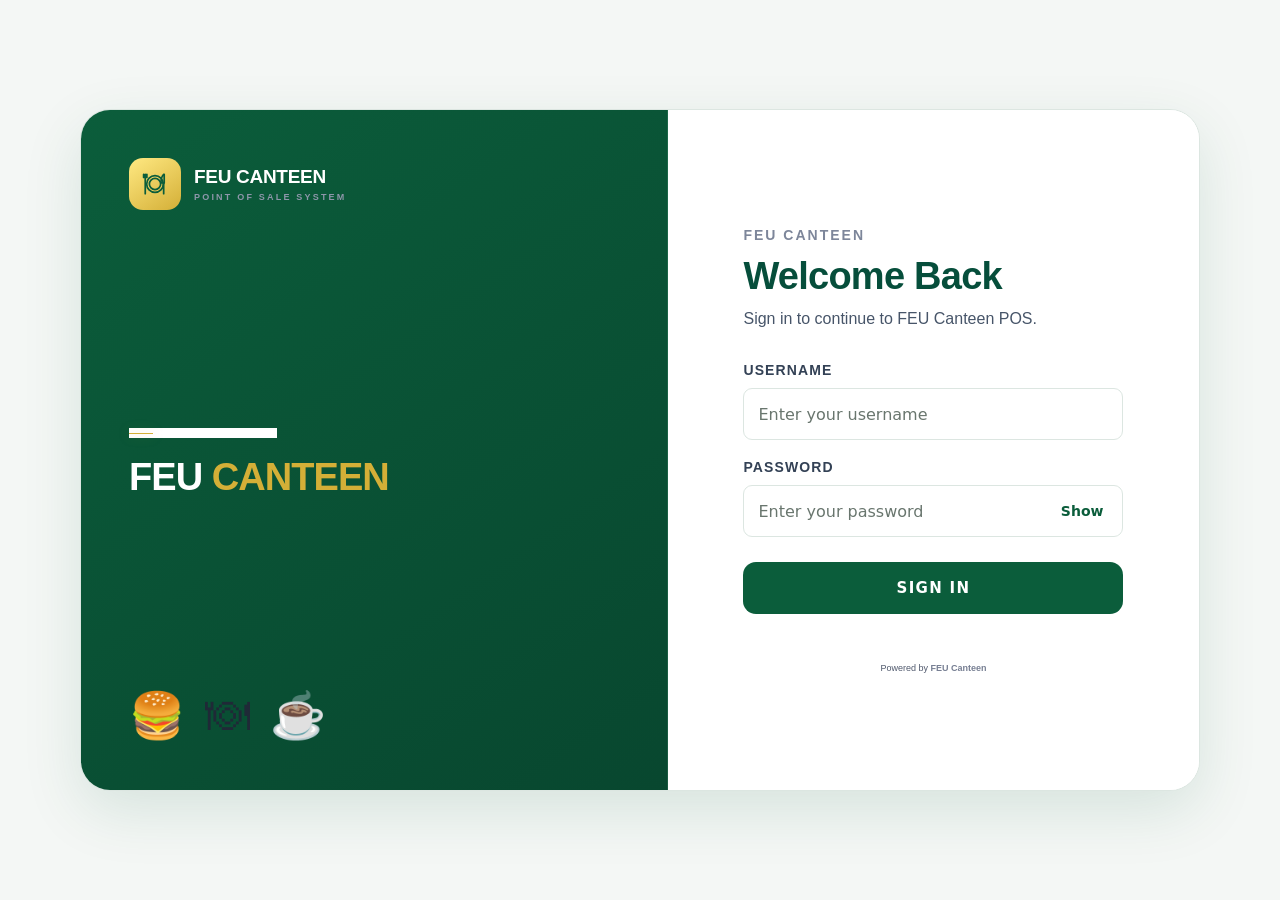
<file: pages/login.html>
<!DOCTYPE html>
<html lang="en">
<head>
    <meta charset="UTF-8">
    <meta name="viewport" content="width=device-width, initial-scale=1.0">

    <title>FEU CANTEEN</title>

    <link rel="stylesheet" href="../css/style.css">
    <link rel="stylesheet" href="../css/canteen_motion.css">

    <style>
        body {
            min-height: 100vh;
            display: flex;
            align-items: center;
            justify-content: center;
            padding: 24px;
            overflow-x: hidden;
            background: #F5F7F6;
        }



















        .login-page {
            position: relative;
            z-index: 2;
            width: 100%;
            max-width: 1120px;
            min-height: 680px;
            display: grid;
            grid-template-columns: 1.05fr .95fr;
            overflow: hidden;
            border: 1px solid rgba(255,255,255,.1);
            border-radius: 30px;
            background: rgba(14,16,28,.66);

            box-shadow: 0 40px 120px rgba(0,0,0,.50), 0 0 80px rgba(11,93,59,.08);
            animation: loginShellIn .8s ease both;
        }

        .login-showcase {
            position: relative;
            display: flex;
            flex-direction: column;
            justify-content: space-between;
            min-height: 680px;
            padding: 48px;
            overflow: hidden;
            border-right: 1px solid rgba(255,255,255,.07);
            background:
                radial-gradient(circle at 20% 20%, rgba(212,175,55,.16), transparent 34%),
                radial-gradient(circle at 85% 80%, rgba(255,255,255,.08), transparent 30%),
                linear-gradient(145deg, rgba(255,255,255,.055), rgba(255,255,255,.015));
        }





        .showcase-top {
            position: relative;
            z-index: 2;
        }

        .brand-mark {
            display: inline-flex;
            align-items: center;
            gap: 13px;
        }

        .brand-logo {
            width: 52px;
            height: 52px;
            display: grid;
            place-items: center;
            border-radius: 16px;
            background: linear-gradient(135deg,#ffffff,#D4AF37);
            color: #0B5D3B;
            font-size: 22px;
            font-weight: 900;
            box-shadow: 0 0 35px rgba(212,175,55,.24);
            animation: logoPulse 4s ease-in-out infinite;
        }

        .brand-name strong {
            display: block;
            color: #ffffff;
            font-size: 19px;
            letter-spacing: -.3px;
        }

        .brand-name span {
            display: block;
            margin-top: 4px;
            color: #8e96aa;
            font-size: 9px;
            letter-spacing: 2.2px;
            text-transform: uppercase;
        }

        .showcase-copy {
            position: relative;
            z-index: 2;
            max-width: 470px;
            margin-top: auto;
            margin-bottom: auto;
            padding: 70px 0 50px;
        }

        .showcase-eyebrow {
            display: inline-flex;
            align-items: center;
            gap: 8px;
            margin-bottom: 18px;
            color: #D4AF37;
            font-size: 9px;
            font-weight: 800;
            letter-spacing: 2.2px;
            text-transform: uppercase;
        }

        .showcase-eyebrow::before {
            content: "";
            width: 24px;
            height: 1px;
            background: #D4AF37;
            box-shadow: 0 0 12px rgba(212,175,55,.5);
        }

        .showcase-copy h1 {
            max-width: 500px;
            font-family: "Playfair Display", Georgia, serif;
            color: #ffffff;
            font-size: clamp(42px, 5vw, 68px);
            line-height: .98;
            letter-spacing: -2.5px;
        }

        .showcase-copy h1 span {
            color: #D4AF37;
        }

        .showcase-copy p {
            max-width: 410px;
            margin-top: 22px;
            color: #8d96aa;
            font-size: 12px;
            line-height: 1.8;
        }











        .showcase-bottom {
            position: relative;
            z-index: 2;
            display: flex;
            align-items: center;
            gap: 10px;
            color: #666f83;
            font-size: 9px;
            letter-spacing: .4px;
        }

        .status-dot {
            width: 7px;
            height: 7px;
            border-radius: 50%;
            background: #86efac;
            box-shadow: 0 0 12px rgba(134,239,172,.55);
        }

        .login-panel {
            display: flex;
            align-items: center;
            justify-content: center;
            padding: 50px;
            background: rgba(8,10,18,.3);
        }

        .login-content {
            width: 100%;
            max-width: 380px;
            animation: formIn .9s .12s ease both;
        }

        .login-heading {
            margin-bottom: 30px;
        }

        .login-heading .mini-label {
            display: block;
            margin-bottom: 12px;
            color: #7d869a;
            font-size: 9px;
            font-weight: 800;
            letter-spacing: 2px;
            text-transform: uppercase;
        }

        .login-heading h2 {
            font-family: "Playfair Display", Georgia, serif;
            color: #ffffff;
            font-size: 36px;
            line-height: 1.1;
        }

        .login-heading p {
            margin-top: 10px;
            color: #727b90;
            font-size: 11px;
            line-height: 1.7;
        }

        .login-form {
            margin-top: 28px;
        }

        .login-field {
            margin-bottom: 18px;
        }

        .login-field label {
            display: flex;
            justify-content: space-between;
            margin-bottom: 8px;
            color: #8e97aa;
            font-size: 9px;
            font-weight: 800;
            letter-spacing: 1.1px;
        }

        .field-wrap {
            position: relative;
        }

        .field-icon {
            position: absolute;
            left: 15px;
            top: 50%;
            transform: translateY(-50%);
            color: #656e82;
            font-size: 14px;
            pointer-events: none;
        }

        .login-field input {
            width: 100%;
            height: 52px;
            padding: 0 15px 0 43px;
            border: 1px solid rgba(255,255,255,.08);
            border-radius: 13px;
            outline: none;
            background: rgba(255,255,255,.035);
            color: #ffffff;
            font-size: 12px;
            transition: .3s ease;
        }

        .login-field input::placeholder {
            color: #50596d;
        }

        .login-field input:hover {
            border-color: rgba(255,255,255,.14);
            background: rgba(255,255,255,.05);
        }

        .login-field input:focus {
            border-color: rgba(212,175,55,.48);
            background: rgba(255,255,255,.055);
            box-shadow: 0 0 0 4px rgba(212,175,55,.05), 0 0 25px rgba(212,175,55,.08);
        }

        .password-wrap input {
            padding-right: 72px;
        }

        .show-password {
            position: absolute;
            right: 11px;
            top: 50%;
            transform: translateY(-50%);
            padding: 7px 9px;
            border: 0;
            border-radius: 7px;
            background: transparent;
            color: #0B5D3B;
            font-size: 9px;
            font-weight: 800;
            cursor: pointer;
            transition: .18s ease;
        }

        .show-password:hover {
            color: #064E3B;
            background: #EAF5EF;
        }

        .login-button {
            position: relative;
            width: 100%;
            height: 52px;
            margin-top: 7px;
            overflow: hidden;
            border: 0;
            border-radius: 13px;
            background: linear-gradient(135deg,#ffffff 0%,#F5E8B0 55%,#D4AF37 100%);
            color: #0B5D3B;
            font-size: 10px;
            font-weight: 900;
            letter-spacing: 1.3px;
            text-transform: uppercase;
            cursor: pointer;
            box-shadow: 0 14px 35px rgba(212,175,55,.12);
            transition: .3s ease;
        }

        .login-button::before {
            content: "";
            position: absolute;
            top: 0;
            left: -100%;
            width: 70%;
            height: 100%;
            transform: skewX(-20deg);
            background: rgba(255,255,255,.35);
            transition: .6s ease;
        }

        .login-button:hover {
            transform: translateY(-3px);
            box-shadow: 0 20px 45px rgba(212,175,55,.2);
        }

        .login-button:hover::before {
            left: 140%;
        }

        .login-button:active {
            transform: translateY(-1px) scale(.99);
        }

        .login-error {
            display: none;
            margin-top: 15px;
            padding: 12px 14px;
            border: 1px solid rgba(248,113,113,.2);
            border-radius: 10px;
            background: rgba(248,113,113,.06);
            color: #fca5a5;
            font-size: 10px;
            line-height: 1.5;
        }

        .login-error.show {
            display: block;
            animation: errorIn .3s ease both;
        }

        .login-footer {
            margin-top: 28px;
            padding-top: 20px;
            border-top: 1px solid rgba(255,255,255,.06);
            text-align: center;
            color: #50596d;
            font-size: 9px;
        }

        .login-footer strong {
            color: #777f93;
        }

        @keyframes loginShellIn {
            from {
                opacity: 0;
                transform: translateY(25px) scale(.985);
            }
            to {
                opacity: 1;
                transform: translateY(0) scale(1);
            }
        }

        @keyframes formIn {
            from {
                opacity: 0;
                transform: translateX(18px);
            }
            to {
                opacity: 1;
                transform: translateX(0);
            }
        }

        @keyframes logoPulse {
            0%, 100% {
                transform: translateY(0);
                box-shadow: 0 0 35px rgba(212,175,55,.24);
            }
            50% {
                transform: translateY(-4px);
                box-shadow: 0 0 48px rgba(212,175,55,.34);
            }
        }











        @keyframes errorIn {
            from {
                opacity: 0;
                transform: translateY(-5px);
            }
            to {
                opacity: 1;
                transform: translateY(0);
            }
        }

        @media (max-width: 850px) {
            .login-page {
                max-width: 500px;
                min-height: auto;
                grid-template-columns: 1fr;
            }

            .login-showcase {
                min-height: 330px;
                padding: 32px;
                border-right: 0;
                border-bottom: 1px solid rgba(255,255,255,.07);
            }

            .showcase-copy {
                padding: 50px 0 25px;
            }

            .showcase-copy h1 {
                font-size: 46px;
            }

            .showcase-copy p {
                max-width: 330px;
            }



            .login-panel {
                padding: 38px 30px;
            }
        }

        @media (max-width: 520px) {
            body {
                padding: 12px;
            }

            .login-page {
                border-radius: 22px;
            }

            .login-showcase {
                min-height: 300px;
                padding: 25px;
            }

            .showcase-copy h1 {
                font-size: 39px;
            }

            .showcase-copy p {
                font-size: 10px;
                max-width: 270px;
            }



            .login-panel {
                padding: 32px 22px;
            }

            .login-heading h2 {
                font-size: 31px;
            }
        }

        @media (prefers-reduced-motion: reduce) {
            .login-page,
            .login-content,
            .brand-logo,


            * {
                scroll-behavior: auto !important;
            }
        }

        .login-page{background:#fff!important;border-color:#dfe9e2!important;box-shadow:0 24px 70px rgba(11,93,59,.12)!important}
        .login-showcase{background:linear-gradient(145deg,#0B5D3B,#137A4B)!important}
        .showcase-copy h1,.showcase-copy p,.showcase-eyebrow,.showcase-bottom{color:#fff!important}
        .login-panel{background:#fff!important}
</style>
    <link rel="stylesheet" href="../css/canteen_theme.css">
</head>

<body>



    <main class="login-page">

        <section class="login-showcase">


            <div class="showcase-top">

                <div class="brand-mark">
                    <div class="brand-logo"><svg viewBox="0 0 24 24" fill="none" stroke="currentColor" stroke-width="1.6" stroke-linecap="round" stroke-linejoin="round" aria-hidden="true"><circle cx="12" cy="12" r="7.7"/><circle cx="12" cy="12" r="5.2"/><path d="M3 3v5m-1.5-5v3M4.5 3v3M3 8v13M20 3c-2 2-2.5 5-2.5 8h3V3zm0 8v10"/></svg></div>

                    <div class="brand-name">
                        <strong>FEU CANTEEN</strong>
                        <span>Point of Sale System</span>
                    </div>

                </div>

            </div>

            <div class="showcase-copy">

                <div class="showcase-eyebrow">
                    Campus Canteen
                </div>

                <h1>
                    FEU <span>CANTEEN</span>
                </h1>

            </div>

            <div class="login-food-icons"><span>&#127828;</span><span>&#127869;</span><span>&#9749;</span></div>

        </section>

        <section class="login-panel">

            <div class="login-content">

                <div class="login-heading">

                    <span class="mini-label">
                        FEU CANTEEN
                    </span>

                    <h2>
                        Welcome Back
                    </h2>

                    <p>
                        Sign in to continue to FEU Canteen POS.
                    </p>

                </div>

                <form
                    class="login-form"
                    id="loginForm"
                >

                    <div class="login-field">

                        <label for="username">
                            <span>USERNAME</span>
                        </label>

                        <div class="field-wrap">

                            <span class="field-icon">
                                ◉
                            </span>

                            <input
                                id="username"
                                type="text"
                                placeholder="Enter your username"
                                autocomplete="username"
                                required
                            >

                        </div>

                    </div>

                    <div class="login-field">

                        <label for="password">
                            <span>PASSWORD</span>
                        </label>

                        <div class="field-wrap password-wrap">

                            <span class="field-icon">
                                ◆
                            </span>

                            <input
                                id="password"
                                type="password"
                                placeholder="Enter your password"
                                autocomplete="current-password"
                                required
                            >

                            <button
                                type="button"
                                class="show-password"
                                id="showPassword"
                            >
                                Show
                            </button>

                        </div>

                    </div>

                    <div class="login-field" id="confirmPasswordField" hidden>

                        <label for="confirmPassword">
                            <span>CONFIRM PASSWORD</span>
                        </label>

                        <div class="field-wrap password-wrap">

                            <span class="field-icon">
                                ◆
                            </span>

                            <input
                                id="confirmPassword"
                                type="password"
                                placeholder="Confirm password"
                                autocomplete="new-password"
                            >

                        </div>

                    </div>

                    <button
                        type="submit"
                        class="login-button"
                    >
                        Sign In
                    </button>

                    <div
                        class="login-error"
                        id="loginError"
                    >
                        Invalid username or password.
                    </div>

                </form>

                <div class="login-footer">
                    Powered by <strong>FEU Canteen</strong>
                </div>

            </div>

        </section>

    </main>

    <script>

        (function() {

            const USERS_KEY =
                "feuCanteenUsers";

            const LOGIN_SESSION_KEY =
                "feuCanteenSession";

            const ADMIN_USERNAME =
                "admin";

            const PASSWORD_HASH_ALGORITHM = "SHA-256";

            let administratorSetupRequired = false;

            function getUsers() {

                let users = [];

                const saved =
                    localStorage.getItem(
                        USERS_KEY
                    );

                if (saved) {
                    try { users = JSON.parse(saved); } catch (error) { users = []; }
                } else {
                    users = [
                        {id:"USR-ADMIN",name:"Canteen Owner",username:"admin",password:"admin123",role:"Administrator",status:"active"},
                        {id:"USR-STAFF",name:"Canteen Staff",username:"staff",password:"staff123",role:"Staff",status:"active"}
                    ];
                    localStorage.setItem(USERS_KEY, JSON.stringify(users));
                }

                if (
                    !Array.isArray(users)
                ) {

                    users = [];

                }

                if (!users.length) {
                    users = [{id:"USR-ADMIN",name:"Canteen Owner",username:"admin",password:"admin123",role:"Administrator",status:"active"},{id:"USR-STAFF",name:"Canteen Staff",username:"staff",password:"staff123",role:"Staff",status:"active"}];
                    localStorage.setItem(USERS_KEY, JSON.stringify(users));
                }
                const administrators =
                    users.filter(
                        function(user) {

                            return (
                                String(user.role || "").toLowerCase() ===
                                "administrator"
                            );

                        }
                    );

                const administrator = administrators[0];

                if (!administrator) {
                    administratorSetupRequired = true;
                    return users;
                }

                administratorSetupRequired = false;

                if (String(administrator.username || "").toLowerCase() !== ADMIN_USERNAME) {
                    administrator.username = ADMIN_USERNAME;
                    localStorage.setItem(USERS_KEY, JSON.stringify(users));
                }

                return users;

            }

            async function hashPassword(value) {
                if (!window.crypto || !window.crypto.subtle || !window.TextEncoder) return "plain:" + String(value);
                const bytes = new TextEncoder().encode(String(value));
                const digest = await window.crypto.subtle.digest(PASSWORD_HASH_ALGORITHM, bytes);
                return Array.from(new Uint8Array(digest)).map(function(byte) {
                    return byte.toString(16).padStart(2, "0");
                }).join("");
            }

            async function passwordMatches(user, value) {
                if (user.passwordHash) {
                    return user.passwordHash === "plain:" + String(value) || user.passwordHash === await hashPassword(value);
                }
                return String(user.password || "") === String(value);
            }

            const existingSession =
                localStorage.getItem(
                    LOGIN_SESSION_KEY
                );

            if (existingSession) {

                window.location.href =
                    "../index.html";

                return;

            }

            getUsers();

            const form =
                document.getElementById(
                    "loginForm"
                );

            const username =
                document.getElementById(
                    "username"
                );

            const password =
                document.getElementById(
                    "password"
                );

            const error =
                document.getElementById(
                    "loginError"
                );

            const showPassword =
                document.getElementById(
                    "showPassword"
                );

            const confirmPasswordField =
                document.getElementById("confirmPasswordField");

            const confirmPassword =
                document.getElementById("confirmPassword");

            const loginHeading =
                document.querySelector(".login-heading h2");

            const loginDescription =
                document.querySelector(".login-heading p");

            const loginButton =
                document.querySelector(".login-button");

            if (administratorSetupRequired) {
                username.value = ADMIN_USERNAME;
                username.readOnly = true;
                password.autocomplete = "new-password";
                password.placeholder = "Create password";
                document.querySelector("label[for='password'] span").textContent = "CREATE PASSWORD";
                confirmPasswordField.hidden = false;
                confirmPassword.required = true;
                loginHeading.textContent = "Set up your administrator account.";
                loginDescription.textContent = "Create a new administrator password to secure this FEU Canteen POS installation. Restored account details do not include passwords.";
                loginButton.textContent = "Create Password";
            }

            showPassword.addEventListener(
                "click",
                function() {

                    if (
                        password.type ===
                        "password"
                    ) {

                        password.type =
                            "text";

                        showPassword.textContent =
                            "Hide";

                    } else {

                        password.type =
                            "password";

                        showPassword.textContent =
                            "Show";

                    }

                }
            );

            form.addEventListener(
                "submit",
                async function(event) {

                    event.preventDefault();

                    const enteredUsername =
                        username.value
                            .trim();

                    const enteredPassword =
                        password.value;

                    const users =
                        getUsers();

                    if (administratorSetupRequired) {
                        if (enteredPassword.length < 4) {
                            error.textContent = "Password must be at least 4 characters.";
                            error.classList.add("show");
                            return;
                        }

                        if (enteredPassword !== confirmPassword.value) {
                            error.textContent = "Passwords do not match.";
                            error.classList.add("show");
                            return;
                        }

                        let administrator = users.find(function(account) {
                            return String(account.role || "").toLowerCase() === "administrator";
                        });

                        if (!administrator) {
                            administrator = {
                                id: "USR-ADMIN",
                                name: "Administrator",
                                role: "Administrator",
                                status: "active"
                            };
                            users.unshift(administrator);
                        }

                        administrator.username = ADMIN_USERNAME;
                        try {
                            administrator.passwordHash = await hashPassword(enteredPassword);
                            administrator.passwordHashAlgorithm = PASSWORD_HASH_ALGORITHM;
                            delete administrator.password;
                        } catch (hashError) {
                            error.textContent = "Secure password setup is unavailable in this browser.";
                            error.classList.add("show");
                            return;
                        }
                        administrator.role = "Administrator";
                        administrator.status = "active";
                        localStorage.setItem(USERS_KEY, JSON.stringify(users));
                        administratorSetupRequired = false;
                    }

                    const user = users.find(function(account) {
                        return String(account.username || "").toLowerCase() === enteredUsername.toLowerCase();
                    });

                    let credentialsMatch = false;
                    if (user) {
                        try {
                            credentialsMatch = await passwordMatches(user, enteredPassword);
                        } catch (hashError) {
                            error.textContent = "Secure password verification is unavailable in this browser.";
                            error.classList.add("show");
                            return;
                        }
                    }

                    if (!user || !credentialsMatch) {

                        error.textContent =
                            "Invalid username or password.";

                        error.classList.add(
                            "show"
                        );

                        password.value =
                            "";

                        password.focus();

                        return;

                    }

                    if (
                        String(
                            user.status ||
                            "active"
                        ).toLowerCase() ===
                        "inactive"
                    ) {

                        error.textContent =
                            "This account is disabled.";

                        error.classList.add(
                            "show"
                        );

                        return;

                    }

                    if (!user.passwordHash) {
                        try {
                            user.passwordHash = await hashPassword(enteredPassword);
                            user.passwordHashAlgorithm = PASSWORD_HASH_ALGORITHM;
                            delete user.password;
                            localStorage.setItem(USERS_KEY, JSON.stringify(users));
                        } catch (hashError) {
                            error.textContent = "Secure password migration is unavailable in this browser.";
                            error.classList.add("show");
                            return;
                        }
                    }

                    const session = {

                        id:
                            user.id,

                        name:
                            user.name ||
                            user.username,

                        username:
                            user.username,

                        role:
                            user.role,

                        loginTime:
                            new Date()
                                .toISOString()

                    };

                    localStorage.setItem(
                        LOGIN_SESSION_KEY,
                        JSON.stringify(
                            session
                        )
                    );

                    window.location.href =
                        "../index.html";

                }
            );

        })();

    </script>

</body>
</html>
</file>
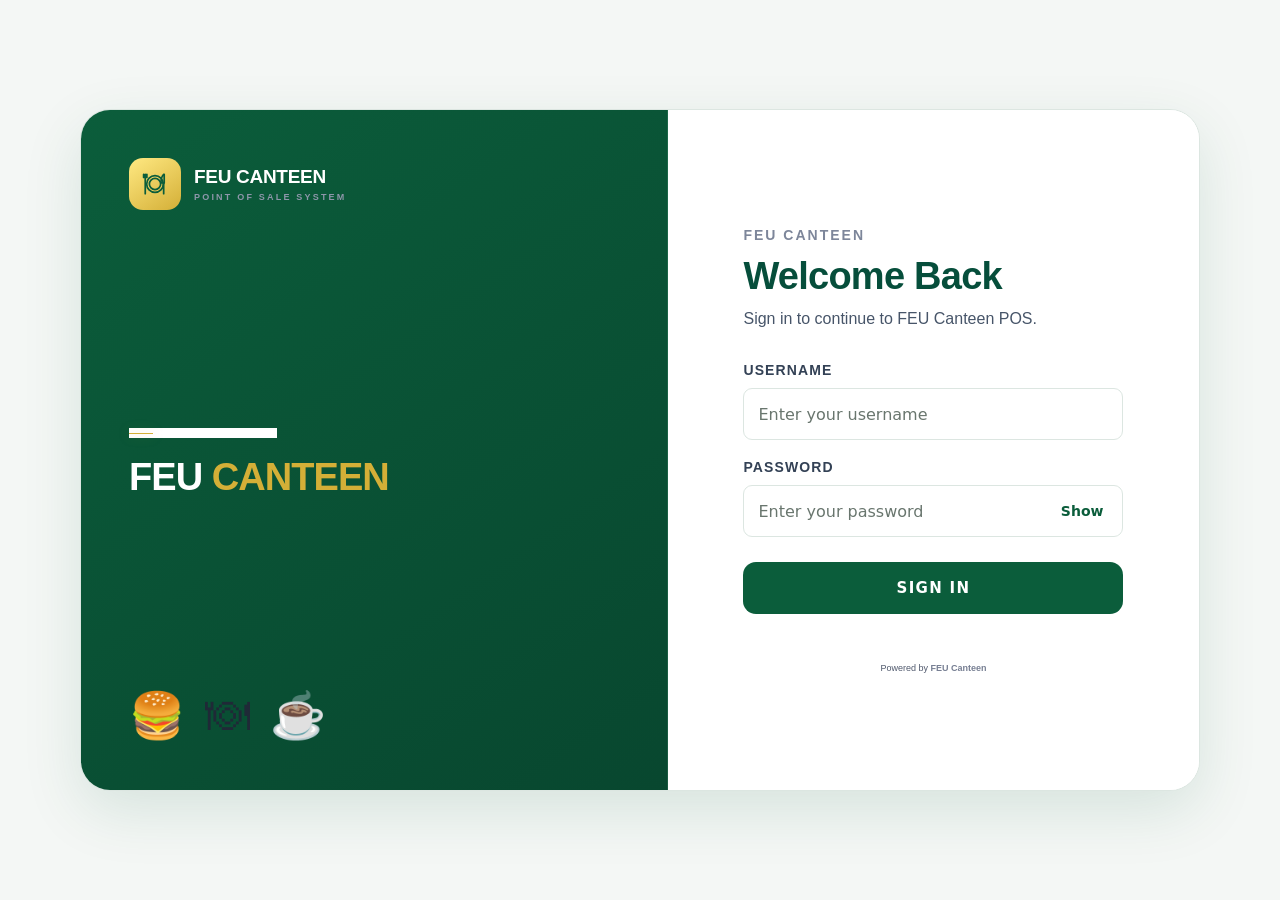
<file: pages/pos.html>
<!DOCTYPE html>
<html lang="en">

<head>
    <meta charset="UTF-8">
    <meta name="viewport" content="width=device-width, initial-scale=1.0">
    <title>FEU CANTEEN</title>
    <link rel="stylesheet" href="../css/style.css">
    <link rel="stylesheet" href="../css/canteen_motion.css">

    <style>
        .pos-page {
            padding: 32px 42px;
            max-width: 1600px;
            margin: auto;
        }

        .pos-heading {
            display: flex;
            justify-content: space-between;
            align-items: center;
            margin-bottom: 24px;
        }

        .pos-heading h2 {
            margin-top: 6px;
            font-family: "Playfair Display", Georgia, serif;
            font-size: 34px;
        }

        .pos-heading p {
            margin-top: 6px;
            color: #7d869a;
            font-size: 12px;
        }

        .pos-layout {
            display: grid;
            grid-template-columns: minmax(0, 1fr) 390px;
            gap: 18px;
        }

        .pos-products {
            padding: 22px;
            border: 1px solid rgba(255,255,255,0.08);
            border-radius: 18px;
            background: rgba(255,255,255,0.045);

        }

        .pos-toolbar {
            display: flex;
            gap: 10px;
            margin-bottom: 20px;
        }

        .pos-search {
            flex: 1;
            height: 44px;
            padding: 0 15px;
            border: 1px solid rgba(255,255,255,0.09);
            border-radius: 10px;
            outline: none;
            background: rgba(255,255,255,0.055);
            color: #ffffff;
            font-size: 12px;
        }

        .pos-search::placeholder {
            color: #697287;
        }

        .category-select {
            width: 150px;
            padding: 0 12px;
            border: 1px solid rgba(255,255,255,0.09);
            border-radius: 10px;
            outline: none;
            background: #171a28;
            color: #ffffff;
            font-size: 11px;
        }

        .product-grid {
            display: grid;
            grid-template-columns: repeat(3, minmax(0, 1fr));
            gap: 13px;
        }

        .product-card {
            position: relative;
            padding: 14px;
            border: 1px solid rgba(255,255,255,0.07);
            border-radius: 14px;
            background: rgba(255,255,255,0.035);
            cursor: pointer;
            transition: 0.3s ease;
            overflow: hidden;
        }

        .product-card:hover {
            transform: translateY(-5px);
            border-color: rgba(212,175,55,0.35);
            background: rgba(255,255,255,0.07);
            box-shadow: 0 15px 35px rgba(0,0,0,0.18);
        }

        .product-image {
            width: 100%;
            height: 145px;
            display: flex;
            align-items: center;
            justify-content: center;
            margin-bottom: 12px;
            border-radius: 11px;
            overflow: hidden;
            background:
                radial-gradient(
                    circle at 50% 35%,
                    rgba(212,175,55,0.18),
                    transparent 55%
                ),
                rgba(255,255,255,0.045);
            font-size: 55px;
        }

        .product-image img {
            width: 100%;
            height: 100%;
            object-fit: cover;
        }

        .product-category {
            color: #8c83bd;
            font-size: 8px;
            font-weight: 700;
            letter-spacing: 1px;
            text-transform: uppercase;
        }

        .product-name {
            margin-top: 5px;
            color: #f1f2f6;
            font-size: 12px;
            font-weight: 700;
            line-height: 1.35;
        }

        .product-details {
            margin-top: 5px;
            color: #687186;
            font-size: 9px;
        }

        .product-bottom {
            display: flex;
            justify-content: space-between;
            align-items: center;
            gap: 8px;
            margin-top: 13px;
        }

        .product-price {
            color: #ffffff;
            font-size: 13px;
        }

        .product-stock {
            color: #6ee7b7;
            font-size: 9px;
            font-weight: 700;
        }

        .product-stock.low {
            color: #fbbf24;
        }

        .product-stock.out {
            color: #fb7185;
        }

        .cart-panel {
            display: flex;
            flex-direction: column;
            min-height: 600px;
            padding: 20px;
            border: 1px solid rgba(255,255,255,0.08);
            border-radius: 18px;
            background: rgba(255,255,255,0.045);

        }

        .cart-header {
            display: flex;
            justify-content: space-between;
            align-items: center;
            padding-bottom: 16px;
            border-bottom: 1px solid rgba(255,255,255,0.07);
        }

        .cart-header h3 {
            font-family: "Playfair Display", Georgia, serif;
            font-size: 22px;
        }

        .cart-count {
            min-width: 28px;
            height: 28px;
            display: grid;
            place-items: center;
            padding: 0 8px;
            border-radius: 50px;
            background: rgba(212,175,55,0.12);
            color: #D4AF37;
            font-size: 10px;
            font-weight: 800;
        }

        .cart-items {
            flex: 1;
            min-height: 250px;
            max-height: 400px;
            overflow-y: auto;
            padding: 8px 0;
        }

        .empty-cart {
            height: 260px;
            display: flex;
            flex-direction: column;
            justify-content: center;
            align-items: center;
            text-align: center;
            color: #626b7f;
        }

        .empty-cart-icon {
            margin-bottom: 10px;
            color: #a99bd5;
            font-size: 35px;
        }

        .empty-cart strong {
            color: #8e96aa;
            font-size: 12px;
        }

        .empty-cart span {
            margin-top: 5px;
            font-size: 9px;
        }

        .cart-item {
            display: grid;
            grid-template-columns: 45px minmax(0,1fr) auto;
            gap: 10px;
            align-items: center;
            padding: 11px 0;
            border-bottom: 1px solid rgba(255,255,255,0.055);
        }

        .cart-item-image {
            width: 45px;
            height: 45px;
            display: flex;
            align-items: center;
            justify-content: center;
            overflow: hidden;
            border-radius: 9px;
            background: rgba(255,255,255,0.05);
            font-size: 22px;
        }

        .cart-item-image img {
            width: 100%;
            height: 100%;
            object-fit: cover;
        }

        .cart-item-name {
            color: #e7e9ef;
            font-size: 10px;
            font-weight: 700;
        }

        .cart-item-meta {
            margin-top: 4px;
            color: #626b7f;
            font-size: 8px;
        }

        .cart-item-price {
            margin-top: 5px;
            color: #ffffff;
            font-size: 9px;
            font-weight: 700;
        }

        .quantity-controls {
            display: flex;
            align-items: center;
            gap: 5px;
            margin-top: 7px;
        }

        .quantity-button {
            width: 24px;
            height: 24px;
            display: grid;
            place-items: center;
            border: 1px solid rgba(255,255,255,0.08);
            border-radius: 6px;
            background: rgba(255,255,255,0.04);
            color: #b9c0cf;
            cursor: pointer;
        }

        .quantity-button:hover {
            background: rgba(255,255,255,0.09);
            color: #ffffff;
        }

        .quantity-number {
            min-width: 22px;
            text-align: center;
            color: #ffffff;
            font-size: 9px;
            font-weight: 700;
        }

        .remove-item {
            margin-top: 7px;
            border: none;
            background: transparent;
            color: #626b7f;
            font-size: 8px;
            cursor: pointer;
        }

        .remove-item:hover {
            color: #fb7185;
        }

        .cart-summary {
            padding-top: 17px;
            border-top: 1px solid rgba(255,255,255,0.07);
        }

        .summary-row {
            display: flex;
            justify-content: space-between;
            align-items: center;
            margin-bottom: 9px;
            color: #7d869a;
            font-size: 10px;
        }

        .summary-row strong {
            color: #dce0e8;
        }

        .summary-row.total {
            margin-top: 12px;
            padding-top: 13px;
            border-top: 1px solid rgba(255,255,255,0.07);
            color: #ffffff;
            font-size: 13px;
        }

        .summary-row.total strong {
            color: #ffffff;
            font-size: 18px;
        }

        .checkout-button {
            width: 100%;
            height: 45px;
            margin-top: 15px;
            border: none;
            border-radius: 10px;
            background: linear-gradient(135deg, #ffffff, #D4AF37);
            color: #0B5D3B;
            font-size: 10px;
            font-weight: 800;
            cursor: pointer;
            transition: 0.3s ease;
        }

        .checkout-button:hover:not(:disabled) {
            transform: translateY(-2px);
            box-shadow: 0 12px 30px rgba(212,175,55,0.18);
        }

        .checkout-button:disabled {
            opacity: 0.35;
            cursor: not-allowed;
        }

        .modal-overlay {
            position: fixed;
            inset: 0;
            display: none;
            align-items: center;
            justify-content: center;
            padding: 20px;
            overflow-y: auto;
            background: rgba(2,4,10,0.75);

            z-index: 1000;
        }

        .modal-overlay.show {
            display: flex;
        }

        .payment-modal {
            width: min(470px, 100%);
            max-height: calc(100vh - 40px);
            overflow-y: auto;
            padding: 25px;
            border: 1px solid rgba(255,255,255,0.10);
            border-radius: 20px;
            background: linear-gradient(
                135deg,
                rgba(25,28,45,0.98),
                rgba(14,17,30,0.98)
            );
            box-shadow: 0 30px 80px rgba(0,0,0,0.45);
        }

        .modal-title {
            font-family: "Playfair Display", Georgia, serif;
            font-size: 25px;
        }

        .modal-subtitle {
            margin-top: 5px;
            color: #70798d;
            font-size: 10px;
        }

        .payment-total {
            margin: 22px 0;
            padding: 17px;
            border: 1px solid rgba(212,175,55,0.12);
            border-radius: 12px;
            background: rgba(212,175,55,0.05);
            text-align: center;
        }

        .payment-total span {
            display: block;
            color: #777f92;
            font-size: 9px;
        }

        .payment-total strong {
            display: block;
            margin-top: 5px;
            color: #ffffff;
            font-size: 28px;
        }

        .payment-label {
            display: block;
            margin-bottom: 7px;
            color: #8992a6;
            font-size: 9px;
            font-weight: 700;
            letter-spacing: 0.8px;
            text-transform: uppercase;
        }

        .cash-input {
            width: 100%;
            height: 45px;
            padding: 0 13px;
            border: 1px solid rgba(255,255,255,0.09);
            border-radius: 9px;
            outline: none;
            background: rgba(255,255,255,0.045);
            color: #ffffff;
            font-size: 14px;
            box-sizing: border-box;
        }

        .cash-input:focus {
            border-color: rgba(212,175,55,0.4);
        }

        .change-display {
            display: flex;
            justify-content: space-between;
            margin-top: 15px;
            padding: 13px;
            border-radius: 9px;
            background: rgba(255,255,255,0.035);
            color: #8c94a7;
            font-size: 10px;
        }

        .change-display strong {
            color: #6ee7b7;
        }

        .payment-actions {
            display: flex;
            gap: 9px;
            margin-top: 20px;
        }

        .payment-button {
            flex: 1;
            height: 42px;
            border-radius: 9px;
            font-size: 10px;
            font-weight: 700;
            cursor: pointer;
        }

        .cancel-payment {
            border: 1px solid rgba(255,255,255,0.09);
            background: rgba(255,255,255,0.04);
            color: #aeb6c7;
        }

        .complete-payment {
            border: none;
            background: linear-gradient(135deg, #ffffff, #D4AF37);
            color: #0B5D3B;
        }

        .complete-payment:disabled {
            opacity: 0.35;
            cursor: not-allowed;
        }

        .payment-methods {
            display: grid;
            grid-template-columns: repeat(2, 1fr);
            gap: 9px;
            margin-bottom: 18px;
        }

        .payment-method-button {
            height: 46px;
            border: 1px solid rgba(255,255,255,0.09);
            border-radius: 10px;
            background: rgba(255,255,255,0.035);
            color: #9ba4b7;
            font-size: 10px;
            font-weight: 800;
            cursor: pointer;
            transition: 0.3s ease;
        }

        .payment-method-button:hover {
            border-color: rgba(212,175,55,0.28);
            background: rgba(212,175,55,0.07);
            color: #ffffff;
        }

        .payment-method-button.active {
            border-color: rgba(212,175,55,0.45);
            background: rgba(212,175,55,0.12);
            color: #ffffff;
            box-shadow: 0 8px 25px rgba(212,175,55,0.08);
        }

        .gcash-panel {
            display: none;
            margin-top: 4px;
            padding: 15px;
            border: 1px solid rgba(212,175,55,0.12);
            border-radius: 12px;
            background: rgba(212,175,55,0.04);
        }

        .gcash-panel.show {
            display: block;
            animation: reveal 0.3s ease;
        }

        .gcash-account {
            display: flex;
            flex-direction: column;
            align-items: center;
            gap: 12px;
            margin-bottom: 14px;
            text-align: center;
        }

        .gcash-qr {
            width: 160px;
            height: 160px;
            max-width: 100%;
            display: grid;
            place-items: center;
            overflow: hidden;
            flex-shrink: 0;
            border-radius: 8px;
            background: #ffffff;
            color: #222222;
            font-size: 8px;
            text-align: center;
        }

        .gcash-qr img {
            width: 100%;
            height: 100%;
            object-fit: contain;
            display: block;
        }

        .gcash-account-info {
            width: 100%;
            min-width: 0;
        }

        .gcash-account-info strong {
            display: block;
            color: #ffffff;
            font-size: 11px;
        }

        .gcash-account-info span {
            display: block;
            margin-top: 4px;
            color: #8992a6;
            font-size: 10px;
        }


        @media (max-width: 600px) {
            .gcash-qr {
                width: 150px;
                height: 150px;
            }
        }

        .gcash-note {
            margin-top: 12px;
            color: #687186;
            font-size: 8px;
            line-height: 1.5;
        }

        .receipt-modal {
            width: min(430px, 100%);
            max-height: calc(100vh - 32px);
            overflow-y: auto;
            padding: 24px;
            border: 1px solid #DCE6E1;
            border-radius: 16px;
            background: #FFFFFF;
            color: #1F2937;
            box-shadow: 0 20px 60px rgba(15,55,37,.18);
        }

        .receipt-success {
            width: 55px;
            height: 55px;
            display: grid;
            place-items: center;
            margin: 0 auto 12px;
            border-radius: 50%;
            background: #EAF5EF;
            color: #0B5D3B;
            font-size: 25px;
        }

        .receipt-title {
            text-align: center;
            color: #1F2937;
            font-family: Inter,"Segoe UI",Arial,sans-serif;
            font-size: 28px;
            font-weight: 700;
        }

        .receipt-subtitle {
            margin-top: 5px;
            text-align: center;
            color: #64748B;
            font-size: 14px;
        }

        .receipt-content {
            margin-top: 20px;
            padding: 15px;
            border: 1px solid #DCE6E1;
            border-radius: 11px;
            background: #F8FAF9;
        }

        .receipt-line {
            display: flex;
            justify-content: space-between;
            gap: 15px;
            padding: 7px 0;
            border-bottom: 1px dashed #DCE6E1;
            color: #475569;
            font-size: 13px;
        }

        .receipt-line:last-child {
            border-bottom: none;
        }

        .receipt-line strong {
            color: #1F2937;
            font-size: 13px;
            font-weight: 600;
            text-align: right;
        }

        .receipt-total {
            display: flex;
            justify-content: space-between;
            margin-top: 10px;
            padding-top: 12px;
            border-top: 1px solid #C8D9CF;
            color: #0B5D3B;
            font-size: 15px;
            font-weight: 700;
        }

        .receipt-total strong {
            color: #0B5D3B;
            font-size: 18px;
            font-weight: 750;
        }

        .receipt-items {
            max-height: 150px;
            overflow-y: auto;
        }

        .receipt-actions {
            display: flex;
            gap: 9px;
            margin-top: 18px;
        }

        .receipt-button {
            flex: 1;
            height: 44px;
            border-radius: 9px;
            font-size: 14px;
            font-weight: 650;
            cursor: pointer;
            transition: transform .18s ease, background-color .18s ease, border-color .18s ease, color .18s ease;
        }

        .print-button {
            border: 1px solid #BFD5C7;
            background: #FFFFFF;
            color: #0B5D3B;
        }

        .print-button:hover {
            transform: translateY(-1px);
            background: #EAF5EF;
            color: #064E3B;
        }

        .done-button {
            border: 1px solid #0B5D3B;
            background: #0B5D3B;
            color: #FFFFFF;
        }

        .done-button:hover {
            transform: translateY(-1px);
            background: #064E3B;
            border-color: #064E3B;
        }

        .no-products {
            grid-column: 1 / -1;
            padding: 70px 20px;
            text-align: center;
            color: #687186;
        }

        .no-products strong {
            display: block;
            margin-bottom: 5px;
            color: #aeb6c7;
            font-size: 13px;
        }

        .no-products span {
            font-size: 10px;
        }

        footer {
            display: flex;
            justify-content: space-between;
            padding: 25px 42px;
            color: #555e72;
            font-size: 9px;
        }


        .customer-box {
            margin: 16px 0 0;
            padding: 14px;
            border: 1px solid rgba(255,255,255,0.07);
            border-radius: 12px;
            background: rgba(255,255,255,0.025);
        }

        .customer-label {
            display: block;
            margin-bottom: 7px;
            color: #8992a6;
            font-size: 9px;
            font-weight: 700;
            letter-spacing: 0.8px;
            text-transform: uppercase;
        }

        .customer-row {
            display: flex;
            gap: 8px;
            align-items: center;
        }

        .customer-select {
            flex: 1;
            min-width: 0;
            height: 40px;
            padding: 0 11px;
            border: 1px solid rgba(255,255,255,0.09);
            border-radius: 9px;
            outline: none;
            background: #171a28;
            color: #ffffff;
            font-size: 10px;
        }

        .customer-link {
            height: 40px;
            padding: 0 12px;
            display: inline-flex;
            align-items: center;
            justify-content: center;
            border: 1px solid rgba(212,175,55,0.16);
            border-radius: 9px;
            background: rgba(212,175,55,0.06);
            color: #D4AF37;
            font-size: 9px;
            font-weight: 700;
            text-decoration: none;
            white-space: nowrap;
        }

        .customer-link:hover {
            background: rgba(212,175,55,0.12);
            color: #ffffff;
        }

        .selected-customer {
            margin-top: 8px;
            color: #687186;
            font-size: 8px;
            line-height: 1.5;
        }

        .selected-customer strong {
            color: #aeb6c7;
        }

        .print-receipt-area {
            display: none;
        }

        @media print {
            body > * {
                display: none !important;
            }

            .print-receipt-area {
                display: block !important;
                width: 100%;
                padding: 20px;
                background: #ffffff !important;
                color: #111111 !important;
                font-family: Arial, Helvetica, sans-serif;
            }

            .print-receipt-area * {
                color: #111111 !important;
            }

            @page {
                margin: 10mm;
            }
        }

        @media (max-width: 1100px) {
            .pos-layout {
                grid-template-columns: 1fr;
            }

            .cart-panel {
                min-height: auto;
            }

            .product-grid {
                grid-template-columns: repeat(2, minmax(0, 1fr));
            }
        }

        @media (max-width: 700px) {
            .pos-page {
                padding: 25px 20px;
            }

            .pos-toolbar {
                flex-direction: column;
            }

            .category-select {
                width: 100%;
                height: 44px;
            }

            .product-grid {
                grid-template-columns: 1fr;
            }

            footer {
                padding: 20px;
            }
        }

        @media (max-width: 390px) {
            .sidebar {
                width: 100%;
                padding: 10px 8px 8px;
            }

            .brand {
                gap: 8px;
                padding: 0 6px 12px;
            }

            .brand-mark {
                width: 32px;
                height: 32px;
                font-size: 16px;
            }

            .brand h1 {
                font-size: 16px;
            }

            .navigation {
                display: flex;
                flex-wrap: wrap;
                gap: 6px;
                overflow: visible;
            }

            .nav-item {
                flex: 1 1 calc(33.333% - 6px);
                min-width: 0;
                justify-content: center;
                gap: 6px;
                padding: 8px 6px;
                font-size: 9px;
                text-align: center;
            }

            .nav-item span:last-child {
                white-space: normal;
                line-height: 1.2;
            }

            .nav-icon {
                font-size: 14px;
            }

            .sidebar-bottom {
                margin-top: 8px;
            }

            .system-status {
                padding: 8px 9px;
            }

            .system-status strong {
                font-size: 9px;
            }

            .system-status small {
                font-size: 7px;
            }

            .main-content {
                margin-left: 0;
            }

            .topbar {
                height: 60px;
                padding: 0 12px;
            }

            .topbar-right {
                gap: 8px;
            }

            .profile-info,
            .live-time {
                display: none;
            }

            .profile-avatar {
                width: 32px;
                height: 32px;
                font-size: 11px;
            }

            .pos-page {
                padding: 16px 12px 18px;
            }

            .pos-heading {
                flex-direction: column;
                align-items: flex-start;
                gap: 6px;
                margin-bottom: 14px;
            }

            .pos-heading h2 {
                font-size: 26px;
            }

            .pos-heading p {
                font-size: 11px;
            }

            .pos-layout {
                grid-template-columns: 1fr;
                gap: 12px;
            }

            .pos-products,
            .cart-panel {
                padding: 12px;
                border-radius: 14px;
            }

            .pos-toolbar {
                flex-direction: column;
                gap: 8px;
                margin-bottom: 12px;
            }

            .pos-search,
            .category-select {
                width: 100%;
                height: 40px;
                font-size: 11px;
            }

            .product-grid {
                grid-template-columns: 1fr;
                gap: 10px;
            }

            .product-card {
                padding: 10px;
                border-radius: 12px;
            }

            .product-image {
                height: 110px;
                margin-bottom: 10px;
            }

            .product-name {
                font-size: 11px;
            }

            .product-details {
                font-size: 8px;
            }

            .product-bottom {
                margin-top: 10px;
            }

            .product-price {
                font-size: 12px;
            }

            .cart-header {
                padding-bottom: 10px;
            }

            .cart-header h3 {
                font-size: 18px;
            }

            .cart-count {
                width: 24px;
                height: 24px;
                min-width: 24px;
                font-size: 9px;
            }

            .cart-items {
                max-height: 300px;
            }

            .cart-item {
                gap: 8px;
                padding: 9px 0;
            }

            .cart-item-image {
                width: 40px;
                height: 40px;
            }

            .cart-item-name {
                font-size: 9px;
            }

            .cart-item-meta,
            .cart-item-price,
            .quantity-number,
            .remove-item,
            .summary-row,
            .selected-customer,
            .customer-link,
            .customer-select,
            .payment-method-button,
            .payment-button,
            .checkout-button,
            .receipt-button,
            .receipt-line,
            .receipt-total,
            .modal-subtitle,
            .payment-label,
            .payment-total span,
            .gcash-account-info span,
            .gcash-note {
                font-size: 8px;
            }

            .quantity-button {
                width: 22px;
                height: 22px;
            }

            .checkout-button,
            .payment-button,
            .receipt-button,
            .customer-link {
                min-height: 40px;
            }

            .customer-box {
                margin-top: 12px;
                padding: 10px;
            }

            .customer-row {
                flex-direction: column;
                align-items: stretch;
            }

            .customer-select {
                height: 36px;
            }

            .customer-link {
                width: 100%;
            }

            .summary-row.total strong {
                font-size: 16px;
            }

            .payment-modal,
            .receipt-modal {
                padding: 18px;
                border-radius: 16px;
            }

            .payment-methods {
                gap: 7px;
            }

            .payment-method-button {
                height: 40px;
            }

            .cash-input {
                height: 40px;
                font-size: 12px;
            }

            .payment-actions,
            .receipt-actions {
                gap: 8px;
            }

            .gcash-qr {
                width: 130px;
                height: 130px;
            }

            footer {
                padding: 16px 12px 20px;
            }
        }
    </style>
    <link rel="stylesheet" href="../css/canteen_theme.css">
    <style>
        #paymentModal {
            padding: 16px !important;
            background: rgba(15,23,42,.48) !important;
        }

        #paymentModal .payment-modal {
            width: min(470px,100%) !important;
            max-height: calc(100vh - 32px) !important;
            overflow-y: auto !important;
            padding: 26px !important;
            border: 1px solid #DCE6E1 !important;
            border-radius: 16px !important;
            background: #FFFFFF !important;
            color: #1F2937 !important;
            box-shadow: 0 22px 58px rgba(15,55,37,.2) !important;
        }

        #paymentModal .eyebrow {
            color: #137A4B !important;
            font-size: 11px !important;
            font-weight: 700 !important;
            letter-spacing: .12em !important;
        }

        #paymentModal .modal-title {
            margin-top: 7px;
            color: #1F2937 !important;
            font-family: Inter,"Segoe UI",Arial,sans-serif !important;
            font-size: 34px !important;
            font-weight: 700 !important;
            line-height: 1.15;
        }

        #paymentModal .modal-subtitle {
            margin-top: 7px !important;
            color: #64748B !important;
            font-size: 14px !important;
            line-height: 1.5;
        }

        #paymentModal .payment-total {
            margin: 20px 0 !important;
            padding: 17px 18px !important;
            border: 1px solid #E5D8A8 !important;
            border-radius: 14px !important;
            background: #F8FAF7 !important;
            text-align: left;
        }

        #paymentModal .payment-total span {
            color: #0B5D3B !important;
            font-size: 12px !important;
            font-weight: 700 !important;
            letter-spacing: .08em;
        }

        #paymentModal .payment-total strong {
            margin-top: 5px !important;
            color: #0B5D3B !important;
            font-size: 36px !important;
            font-weight: 750 !important;
            line-height: 1.15;
        }

        #paymentModal .payment-label {
            margin-bottom: 8px !important;
            color: #0B5D3B !important;
            font-size: 12px !important;
            font-weight: 700 !important;
            letter-spacing: .08em !important;
        }

        #paymentModal .payment-methods {
            gap: 10px !important;
            margin-bottom: 17px !important;
        }

        #paymentModal .payment-method-button {
            display: inline-flex;
            align-items: center;
            justify-content: center;
            gap: 9px;
            min-width: 0;
            height: 46px !important;
            border: 1px solid #DCE6E1 !important;
            border-radius: 10px !important;
            background: #FFFFFF !important;
            color: #1F2937 !important;
            font-size: 14px !important;
            font-weight: 650 !important;
            transition: transform .15s ease, background-color .15s ease, border-color .15s ease, color .15s ease, box-shadow .15s ease;
        }

        #paymentModal .payment-method-button:hover {
            transform: translateY(-1px);
            border-color: #A9C9B5 !important;
            background: #F7FAF8 !important;
            color: #0B5D3B !important;
        }

        #paymentModal .payment-method-button.active {
            border-color: #137A4B !important;
            background: #EAF5EF !important;
            color: #0B5D3B !important;
            box-shadow: inset 0 0 0 1px rgba(19,122,75,.08);
        }

        #paymentModal .payment-method-icon,
        #paymentModal .payment-method-icon svg {
            display: block;
            width: 19px;
            height: 19px;
            flex: 0 0 19px;
        }

        #paymentModal .currency-input {
            display: flex;
            align-items: center;
            min-height: 48px;
            border: 1px solid #DCE6E1;
            border-radius: 9px;
            background: #FFFFFF;
            transition: border-color .15s ease, box-shadow .15s ease;
        }

        #paymentModal .currency-input:focus-within {
            border-color: #137A4B;
            box-shadow: 0 0 0 3px rgba(19,122,75,.11);
        }

        #paymentModal .currency-input > span {
            padding-left: 13px;
            color: #1F2937;
            font-size: 18px;
            font-weight: 600;
        }

        #paymentModal .cash-input {
            width: 100%;
            height: 46px !important;
            min-width: 0;
            padding: 0 12px !important;
            border: 0 !important;
            border-radius: 9px !important;
            outline: 0 !important;
            background: transparent !important;
            color: #1F2937 !important;
            font: 600 18px/1.2 Inter,"Segoe UI",Arial,sans-serif !important;
            box-shadow: none !important;
        }

        #paymentModal #gcashReference.cash-input {
            border: 1px solid #DCE6E1 !important;
            background: #FFFFFF !important;
            font-size: 15px !important;
        }

        #paymentModal .cash-input::placeholder { color: #64748B !important; opacity: 1; }
        #paymentModal input[type="number"]::-webkit-inner-spin-button,
        #paymentModal input[type="number"]::-webkit-outer-spin-button { margin: 0; appearance: none; }
        #paymentModal input[type="number"] { appearance: textfield; }

        #paymentModal .change-display {
            align-items: center;
            margin-top: 12px !important;
            padding: 12px 14px !important;
            border: 1px solid #E3ECE6;
            border-radius: 9px !important;
            background: #F7FAF8 !important;
            color: #1F2937 !important;
        }

        #paymentModal .change-display span { color: #1F2937 !important; font-size: 14px !important; font-weight: 600; }
        #paymentModal .change-display strong { color: #0B5D3B !important; font-size: 18px !important; font-weight: 700 !important; }
        #paymentModal .gcash-panel { border-color: #E5D8A8 !important; background: #F8FAF7 !important; }
        #paymentModal .gcash-account-info strong { color: #1F2937 !important; font-size: 15px !important; }
        #paymentModal .gcash-account-info span,
        #paymentModal .gcash-note { color: #64748B !important; font-size: 13px !important; }

        #paymentModal .payment-actions {
            position: sticky;
            bottom: 0;
            z-index: 2;
            gap: 10px !important;
            margin-top: 19px !important;
            padding: 10px 0 2px;
            background: #FFFFFF;
        }
        #paymentModal .payment-button {
            min-width: 0;
            height: 44px !important;
            border-radius: 10px !important;
            font-size: 15px !important;
            font-weight: 700 !important;
            transition: transform .18s ease, background-color .18s ease, border-color .18s ease, color .18s ease, box-shadow .18s ease;
        }

        #paymentModal .cancel-payment {
            border: 1px solid #C8D9CF !important;
            background: #FFFFFF !important;
            color: #0B5D3B !important;
        }

        #paymentModal .cancel-payment:hover {
            background: #EAF5EF !important;
            border-color: #A9C9B5 !important;
        }

        #paymentModal .complete-payment {
            border: 1px solid #0B5D3B !important;
            background: #0B5D3B !important;
            color: #FFFFFF !important;
        }

        #paymentModal .complete-payment:hover:not(:disabled) {
            transform: translateY(-1px);
            border-color: #08472F !important;
            background: #08472F !important;
            box-shadow: 0 5px 12px rgba(11,93,59,.14);
        }

        #paymentModal .complete-payment:disabled {
            border-color: #D6E2DA !important;
            background: #E8EEEA !important;
            color: #586B60 !important;
            opacity: 1 !important;
            cursor: not-allowed;
        }

        #paymentModal button:focus-visible,
        #paymentModal input:focus-visible { outline: 3px solid rgba(212,175,55,.55); outline-offset: 2px; }

        @media (max-width: 480px) {
            #paymentModal { padding: 12px !important; }
            #paymentModal .payment-modal { max-height: calc(100vh - 24px) !important; padding: 20px !important; }
            #paymentModal .modal-title { font-size: 30px !important; }
            #paymentModal .payment-total strong { font-size: 33px !important; }
            #paymentModal .payment-button { font-size: 14px !important; }
        }

    </style>
</head>

<body>



    <aside class="sidebar">

        <div class="brand">
            <div class="brand-mark"><svg viewBox="0 0 24 24" fill="none" stroke="currentColor" stroke-width="1.6" stroke-linecap="round" stroke-linejoin="round" aria-hidden="true"><circle cx="12" cy="12" r="7.7"/><circle cx="12" cy="12" r="5.2"/><path d="M3 3v5m-1.5-5v3M4.5 3v3M3 8v13M20 3c-2 2-2.5 5-2.5 8h3V3zm0 8v10"/></svg></div>

            <div>
                <h1>FEU CANTEEN</h1><span>POINT OF SALE SYSTEM</span>
            </div>
        </div>

        <nav class="navigation">

            <a href="../index.html" class="nav-item">
                <span class="nav-icon"><svg viewBox="0 0 24 24" fill="none" stroke="currentColor" stroke-width="1.8" stroke-linecap="round" stroke-linejoin="round" aria-hidden="true"><path d="m3 10 9-7 9 7v10a1 1 0 0 1-1 1h-6v-7h-4v7H4a1 1 0 0 1-1-1z"/></svg></span>
                <span>Dashboard</span>
            </a>

            <a href="pos.html" class="nav-item active">
                <span class="nav-icon"><svg viewBox="0 0 24 24" fill="none" stroke="currentColor" stroke-width="1.8" stroke-linecap="round" stroke-linejoin="round" aria-hidden="true"><path d="M3 4h2l2.2 11.1a2 2 0 0 0 2 1.6h8.6a2 2 0 0 0 1.9-1.4L22 8H6"/><circle cx="10" cy="20" r="1"/><circle cx="18" cy="20" r="1"/></svg></span>
                <span>POS</span>
            </a>

            <a href="products.html" class="nav-item">
                <span class="nav-icon"><svg viewBox="0 0 24 24" fill="none" stroke="currentColor" stroke-width="1.8" stroke-linecap="round" stroke-linejoin="round" aria-hidden="true"><path d="M3 8h18M5 8c.4 6 3.1 9 7 9s6.6-3 7-9"/><path d="M5 5h14M7 12h10M9 15h6"/></svg></span>
                <span>Products</span>
            </a>

            <a href="inventory.html" class="nav-item">
                <span class="nav-icon"><svg viewBox="0 0 24 24" fill="none" stroke="currentColor" stroke-width="1.8" stroke-linecap="round" stroke-linejoin="round" aria-hidden="true"><path d="m12 3 9 4.5v9L12 21l-9-4.5v-9z"/><path d="m3.5 7.7 8.5 4.5 8.5-4.5M12 12.2V21"/></svg></span>
                <span>Inventory</span>
            </a>

            <a href="sales.html" class="nav-item">
                <span class="nav-icon"><svg viewBox="0 0 24 24" fill="none" stroke="currentColor" stroke-width="1.8" stroke-linecap="round" stroke-linejoin="round" aria-hidden="true"><path d="M6 3h12v18l-2-1.5-2 1.5-2-1.5-2 1.5-2-1.5L6 21z"/><path d="M9 8h6M9 12h6M9 16h4"/></svg></span>
                <span>Sales</span>
            </a>

            <a href="customers.html" class="nav-item">
                <span class="nav-icon"><svg viewBox="0 0 24 24" fill="none" stroke="currentColor" stroke-width="1.8" stroke-linecap="round" stroke-linejoin="round" aria-hidden="true"><circle cx="9" cy="8" r="3"/><path d="M3 20v-1a6 6 0 0 1 12 0v1zM16 5.5a3 3 0 0 1 0 5.8M18 14a4.5 4.5 0 0 1 3 4.3V20h-3"/></svg></span>
                <span>Customers</span>
            </a>

            <a href="reports.html" class="nav-item">
                <span class="nav-icon"><svg viewBox="0 0 24 24" fill="none" stroke="currentColor" stroke-width="1.8" stroke-linecap="round" stroke-linejoin="round" aria-hidden="true"><path d="M4 20V11h4v9M10 20V5h4v15M16 20v-7h4v7M3 20h18"/></svg></span>
                <span>Reports</span>
            </a>
<a href="settings.html" class="nav-item"><span class="nav-icon"><svg viewBox="0 0 24 24" fill="none" stroke="currentColor" stroke-width="1.8" stroke-linecap="round" stroke-linejoin="round" aria-hidden="true"><circle cx="12" cy="12" r="3"/><circle cx="12" cy="12" r="7.5"/><path d="M12 2v2m0 16v2M2 12h2m16 0h2m-4.34-9.66 1.42 1.42m-14.16 14.16 1.42 1.42m11.32 0 1.42-1.42M4.34 4.34 5.76 5.76"/></svg></span><span>Settings</span></a>
</nav>

    </aside>

    <main class="main-content">

        <header class="topbar">

            <div class="mobile-brand">
                <strong>FEU CANTEEN</strong>
            </div>

            <div class="topbar-right">

                <div class="live-time">
                    <span class="live-dot"></span>
                    <span id="liveTime">--:--:-- --</span>
                </div>

                <div class="profile">

                    <div class="profile-avatar"><span class="profile-avatar-text">FEU</span></div>

                    <div class="profile-info">
                        <strong>Canteen Owner</strong>
                        <span>Owner</span>
                    </div><span class="profile-chevron" aria-hidden="true">&#8964;</span>

                </div>

            </div>

        </header>

        <section class="pos-page">

            <div class="pos-heading">

                <div>

                    <span class="eyebrow">
                        FEU CANTEEN
                    </span>

                    <h2>
                        Point of Sale
                    </h2>

                    <p>
                        Select canteen products and create a new transaction.
                    </p>

                </div>

            </div>

            <div style="display:flex;justify-content:flex-end;margin:0 0 12px"><button type="button" class="secondary-button" onclick="window.open('customer-display.html','feuCustomerDisplay','width=900,height=700')">Open Customer Display</button></div>

            <div class="pos-layout">

                <section class="pos-products">

                    <div class="pos-categories" role="group" aria-label="Food categories">
                        <button type="button" class="pos-category-button active" data-category="all">All</button>
                        <button type="button" class="pos-category-button" data-category="Meals">Meals</button>
                        <button type="button" class="pos-category-button" data-category="Snacks">Snacks</button>
                        <button type="button" class="pos-category-button" data-category="Drinks">Drinks</button>
                        <button type="button" class="pos-category-button" data-category="Coffee">Coffee</button>
                        <button type="button" class="pos-category-button" data-category="Desserts">Desserts</button>
                    </div>

                    <div class="pos-toolbar">

                        <input
                            type="text"
                            id="productSearch"
                            class="pos-search"
                            placeholder="Search products..."
                        >

                        <select
                            id="categoryFilter"
                            class="category-select"
                        >
                            <option value="all">All Categories</option>
                            <option value="Meals">Meals</option>
                            <option value="Snacks">Snacks</option>
                            <option value="Drinks">Drinks</option>
                            <option value="Coffee">Coffee</option>
                            <option value="Desserts">Desserts</option>
                        </select>

                    </div>

                    <div
                        id="productGrid"
                        class="product-grid"
                    ></div>

                </section>

                <aside class="cart-panel">

                    <div class="cart-header">

                        <h3>
                            Current Order
                        </h3>

                        <button type="button" id="clearCartButton" class="clear-cart-button">Clear cart</button>
                        <div
                            id="cartCount"
                            class="cart-count"
                        >
                            0
                        </div>

                    </div>

                    <div
                        id="cartItems"
                        class="cart-items"
                    ></div>

                    <div class="customer-box">
                        <label class="customer-label" for="customerSelect">Customer</label>
                        <div class="customer-row">
                            <select id="customerSelect" class="customer-select">
                                <option value="">Walk-in Customer</option>
                            </select>
                            <a href="customers.html" class="customer-link">+ Add</a>
                        </div>
                        <div id="selectedCustomerInfo" class="selected-customer">Walk-in Customer</div>
                    </div>


                    <div class="cart-summary">

                        <div class="summary-row">
                            <span>Subtotal</span>
                            <strong id="subtotal">₱0.00</strong>
                        </div>

                        <div class="summary-row">
                            <span>Discount</span>
                            <strong id="discount">₱0.00</strong>
                        </div>

                        <div class="summary-row">
                            <span>Tax</span>
                            <strong id="tax">₱0.00</strong>
                        </div>

                        <div class="summary-row total">
                            <span>Total</span>
                            <strong id="total">₱0.00</strong>
                        </div>

                        <button
                            id="checkoutButton"
                            class="checkout-button"
                            disabled
                        >
                            Proceed to Payment
                        </button>

                    </div>

                </aside>

            </div>

        </section>

        <footer>
            <span>Powered by FEU Canteen</span>
            <span>POS SYSTEM</span>
        </footer>

    </main>

    <div
        class="modal-overlay"
        id="paymentModal"
    >

        <div class="payment-modal">

            <span class="eyebrow">
                PAYMENT
            </span>

            <h3 class="modal-title">
                Complete Payment
            </h3>

            <p class="modal-subtitle">
                Enter the amount received from the customer.
            </p>

            <div class="payment-total">

                <span>
                    TOTAL AMOUNT
                </span>

                <strong id="paymentTotal">
                    ₱0.00
                </strong>

            </div>

            <label class="payment-label">Payment Method</label>

            <div class="payment-methods">
                <button id="cashPaymentButton" class="payment-method-button active" type="button">
                    <span class="payment-method-icon" aria-hidden="true"><svg viewBox="0 0 24 24" fill="none" stroke="currentColor" stroke-width="1.8" stroke-linecap="round" stroke-linejoin="round"><rect x="3" y="5" width="18" height="14" rx="2"/><path d="M3 9h18M7 15h3"/><circle cx="16" cy="14" r="2"/></svg></span>
                    <span>Cash</span>
                </button>
                <button id="gcashPaymentButton" class="payment-method-button" type="button">
                    <span class="payment-method-icon" aria-hidden="true"><svg viewBox="0 0 24 24" fill="none" stroke="currentColor" stroke-width="1.8" stroke-linecap="round" stroke-linejoin="round"><rect x="3" y="5" width="18" height="14" rx="2"/><path d="M3 9h18m-5 5h2"/><circle cx="16" cy="14" r=".8" fill="currentColor" stroke="none"/></svg></span>
                    <span>GCash</span>
                </button>
            </div>

            <div id="cashPaymentPanel">
                <label class="payment-label" for="cashReceived">Cash Received</label>
                <div class="currency-input">
                    <span aria-hidden="true">₱</span>
                    <input
                        type="number"
                        id="cashReceived"
                        class="cash-input"
                        min="0"
                        step="0.01"
                        placeholder="0.00"
                    >
                </div>

                <div class="change-display">
                    <span>Change</span>
                    <strong id="changeAmount">₱0.00</strong>
                </div>
            </div>

            <div id="gcashPaymentPanel" class="gcash-panel">
                <div class="gcash-account">
                    <div id="gcashQR" class="gcash-qr">GCash QR</div>
                    <div class="gcash-account-info">
                        <strong id="gcashAccountName">GCash Account</strong>
                        <span id="gcashAccountNumber">Set GCash details in Settings</span>
                    </div>
                </div>

                <label class="payment-label" for="gcashReference">GCash Reference Number (Optional)</label>
                <input
                    type="text"
                    id="gcashReference"
                    class="cash-input"
                    maxlength="80"
                    placeholder="Enter GCash reference number"
                    autocomplete="off"
                >

                <div class="gcash-note">Verify that the customer sent the exact amount before completing the sale. The reference number is stored with the transaction.</div>
            </div>

            <div class="payment-actions">

                <button
                    id="cancelPayment"
                    class="payment-button cancel-payment"
                    type="button"
                >
                    Cancel
                </button>

                <button
                    id="completePayment"
                    class="payment-button complete-payment"
                    type="button"
                    disabled
                >
                    Complete Sale
                </button>

            </div>

        </div>

    </div>

    <div
        class="modal-overlay"
        id="receiptModal"
    >

        <div class="receipt-modal">

            <div class="receipt-success">
                ✓
            </div>

            <h3 class="receipt-title">
                Sale Complete
            </h3>

            <p class="receipt-subtitle">
                Transaction successfully recorded.
            </p>

            <div
                class="receipt-content"
                id="receiptContent"
            ></div>

            <div class="receipt-actions">

                <button
                    id="printReceipt"
                    class="receipt-button print-button"
                    type="button"
                >
                    Print Receipt
                </button>

                <button
                    id="doneReceipt"
                    class="receipt-button done-button"
                    type="button"
                >
                    Done
                </button>

            </div>

        </div>

    </div>

    <div id="printReceiptArea" class="print-receipt-area"></div>

    <script src="../js/app.js"></script>

    <script>
        const PRODUCT_STORAGE_KEY = "feuCanteenInventory";
        const SALES_STORAGE_KEY = "feuCanteenSales";
        const CUSTOMER_STORAGE_KEY = "feuCanteenCustomers";
        const SETTINGS_STORAGE_KEY = "feuCanteenSettings";

        let canteenProducts = [];
        let customers = [];
        let currentProducts = [];
        let cart = [];
        let lastSale = null;
        let paymentMethod = "Cash";
        let posSettings = {};

        document.addEventListener("DOMContentLoaded", function() {

            loadProducts();
            try { cart = JSON.parse(localStorage.getItem("feuCanteenCart") || "[]"); if (!Array.isArray(cart)) cart = []; } catch (error) { cart = []; }
            loadCustomers();
            loadSettings();

            displayProducts(currentProducts);

            displayCart();
            document.getElementById("clearCartButton").addEventListener("click", clearCart);

            document
                .getElementById("productSearch")
                .addEventListener("input", filterProducts);

            document.getElementById("categoryFilter").addEventListener("change", filterProducts);
            document.querySelectorAll(".pos-category-button").forEach(function(button) {
                button.addEventListener("click", function() {
                    document.getElementById("categoryFilter").value = button.dataset.category;
                    filterProducts();
                });
            });

            document
                .getElementById("customerSelect")
                .addEventListener("change", updateSelectedCustomer);

            document
                .getElementById("checkoutButton")
                .addEventListener("click", openPayment);

            document
                .getElementById("cancelPayment")
                .addEventListener("click", closePayment);

            document
                .getElementById("cashReceived")
                .addEventListener("input", updateChange);

            document.getElementById("cashPaymentButton").addEventListener("click", function() {
                setPaymentMethod("Cash");
            });

            document.getElementById("gcashPaymentButton").addEventListener("click", function() {
                setPaymentMethod("GCash");
            });

            document.getElementById("gcashReference").addEventListener("input", updatePaymentValidation);

            document
                .getElementById("completePayment")
                .addEventListener("click", completeSale);

            document
                .getElementById("doneReceipt")
                .addEventListener("click", closeReceipt);

            document
                .getElementById("printReceipt")
                .addEventListener("click", printReceipt);

            document
                .getElementById("paymentModal")
                .addEventListener("click", function(event) {
                    if (event.target === this) {
                        closePayment();
                    }
                });

            document
                .getElementById("receiptModal")
                .addEventListener("click", function(event) {
                    if (event.target === this) {
                        closeReceipt();
                    }
                });

        });

        window.addEventListener("storage", function(event) {

            if (event.key === PRODUCT_STORAGE_KEY) {

                loadProducts();

                currentProducts = [...canteenProducts];

                filterProducts();

                cart = cart.filter(function(item) {

                    return canteenProducts.some(function(product) {
                        return product.id === item.id;
                    });

                });

                displayCart();
            }

            if (event.key === CUSTOMER_STORAGE_KEY) {
                loadCustomers();
            }

            if (event.key === SETTINGS_STORAGE_KEY) {
                loadSettings();
                updateTotals();
            }

        });

        function loadSettings() {
            const defaults = {
                cashEnabled: true,
                gcashEnabled: true,
                gcashName: "",
                gcashNumber: "",
                gcashQR: "",
                defaultDiscount: 0,
                taxEnabled: false,
                taxRate: 0,
                confirmSale: false,
                allowOutOfStock: false,
                lowStockWarning: true,
                lowStockThreshold: 5,
                storeName: "FEU CANTEEN",
                storePhone: "",
                storeEmail: "",
                storeAddress: "",
                receiptFooter: "Thank you for shopping with FEU CANTEEN!",
                showCustomer: true,
                showPaymentMethod: true,
                showGcashReference: true
            };

            const saved = localStorage.getItem(SETTINGS_STORAGE_KEY);

            if (!saved) {
                posSettings = defaults;
            } else {
                try {
                    posSettings = { ...defaults, ...JSON.parse(saved) };
                } catch (error) {
                    posSettings = defaults;
                }
            }

            const gcashButton = document.getElementById("gcashPaymentButton");
            const cashButton = document.getElementById("cashPaymentButton");

            if (gcashButton) {
                gcashButton.style.display = posSettings.gcashEnabled === false ? "none" : "block";
            }

            if (cashButton) {
                cashButton.style.display = posSettings.cashEnabled === false ? "none" : "block";
            }

            if (posSettings.cashEnabled === false && posSettings.gcashEnabled !== false) {
                setPaymentMethod("GCash");
            } else if (posSettings.gcashEnabled === false && posSettings.cashEnabled !== false) {
                setPaymentMethod("Cash");
            }

            const name = document.getElementById("gcashAccountName");
            const number = document.getElementById("gcashAccountNumber");
            const qr = document.getElementById("gcashQR");

            if (name) {
                name.textContent = posSettings.gcashName || "GCash Account";
            }

            if (number) {
                number.textContent = posSettings.gcashNumber || "Set GCash details in Settings";
            }

            if (qr) {
                if (typeof posSettings.gcashQR === "string" && posSettings.gcashQR.startsWith("data:image")) {
                    qr.innerHTML = `<img src="${posSettings.gcashQR}" alt="GCash QR Code">`;
                } else {
                    qr.textContent = "GCash QR";
                }
            }
        }

        function loadCustomers() {

            const saved = localStorage.getItem(
                CUSTOMER_STORAGE_KEY
            );

            if (!saved) {
                customers = [];
                renderCustomerOptions();
                return;
            }

            try {

                customers = JSON.parse(saved);

                if (!Array.isArray(customers)) {
                    customers = [];
                }

            } catch (error) {

                customers = [];

            }

            renderCustomerOptions();
        }

        function renderCustomerOptions() {

            const select = document.getElementById(
                "customerSelect"
            );

            if (!select) {
                return;
            }

            const selectedValue = select.value;

            select.innerHTML = `
                <option value="">Walk-in Customer</option>
            `;

            customers.forEach(function(customer) {

                const option = document.createElement("option");

                option.value = String(customer.id || "");
                option.textContent = customer.name || "Unnamed Customer";

                select.appendChild(option);
            });

            if (customers.some(function(customer) {
                return String(customer.id || "") === String(selectedValue);
            })) {
                select.value = selectedValue;
            } else {
                select.value = "";
            }

            updateSelectedCustomer();
        }

        function updateSelectedCustomer() {

            const select = document.getElementById(
                "customerSelect"
            );

            const info = document.getElementById(
                "selectedCustomerInfo"
            );

            if (!select || !info) {
                return;
            }

            if (!select.value) {
                info.textContent = "Walk-in Customer";
                return;
            }

            const customer = customers.find(function(item) {
                return String(item.id || "") === String(select.value);
            });

            if (!customer) {
                info.textContent = "Walk-in Customer";
                return;
            }

            const phone = customer.phone ? " • " + customer.phone : "";
            const email = customer.email ? " • " + customer.email : "";

            info.innerHTML = `
                <strong>${escapeHTML(customer.name || "Unnamed Customer")}</strong>${escapeHTML(phone)}${escapeHTML(email)}
            `;
        }

        function loadProducts() {

            const saved = localStorage.getItem(
                PRODUCT_STORAGE_KEY
            );

            if (!saved) {

                canteenProducts = [];
                currentProducts = [];

                return;
            }

            try {

                canteenProducts = JSON.parse(saved);

                if (!Array.isArray(canteenProducts)) {
                    canteenProducts = [];
                }

            } catch (error) {

                canteenProducts = [];

            }

            currentProducts = [...canteenProducts];
        }

        function displayProducts(products) {

            const grid = document.getElementById("productGrid");

            grid.innerHTML = "";

            if (!products || products.length === 0) {

                grid.innerHTML = `
                    <div class="no-products">
                        <strong>No products available</strong>
                        <span>Add products from Products Management first.</span>
                    </div>
                `;

                return;
            }

            products.forEach(function(product) {

                const card = document.createElement("div");

                card.className = "product-card";

                const savedStock = Number(product.stock || 0);
                const reserved = cart.reduce(function(total, item) { return total + (String(item.id) === String(product.id) ? Number(item.quantity || 0) : 0); }, 0);
                const stock = Math.max(0, savedStock - reserved);

                let stockClass = "";

                if (stock === 0) {
                    stockClass = "out";
                } else if (stock <= 5) {
                    stockClass = "low";
                }

                let imageHTML = product.image || "🍽️";

                if (
                    typeof product.image === "string" &&
                    product.image.startsWith("data:image")
                ) {

                    imageHTML = `
                        <img
                            src="${product.image}"
                            alt="${escapeHTML(product.name)}"
                        >
                    `;

                }

                card.innerHTML = `
                    <div class="product-image">
                        ${imageHTML}
                    </div>

                    <div class="product-category">
                        ${escapeHTML(product.category || "Product")}
                    </div>

                    <div class="product-name">
                        ${escapeHTML(product.name || "Unnamed Product")}
                    </div>

                    <div class="product-details">
                        Serving size: ${escapeHTML(product.size || "Regular")}${product.color && product.color !== "Fresh" ? " • " + escapeHTML(product.color) : ""}
                    </div>

                    <div class="product-bottom">

                        <strong class="product-price">
                            ${formatMoney(product.price)}
                        </strong>

                        <span class="product-stock ${stockClass}">
                            ${stock > 0 ? stock + " left" : "OUT OF STOCK"}
                        </span>
                    </div>
                    <button type="button" class="add-product-button" ${stock <= 0 ? "disabled" : ""}>Add to Cart</button>
                `;

                const addButton = card.querySelector(".add-product-button");
                addButton.addEventListener("click", function(event) { event.stopPropagation(); addToCart(product.id); });
                if (stock > 0 || posSettings.allowOutOfStock) {

                    card.addEventListener("click", function() {
                        addToCart(product.id);
                    });

                } else {

                    card.style.opacity = "0.45";
                    card.style.cursor = "not-allowed";

                }

                grid.appendChild(card);

            });

        }

        function filterProducts() {

            const search = document
                .getElementById("productSearch")
                .value
                .toLowerCase()
                .trim();

            const category = document.getElementById("categoryFilter").value;
            document.querySelectorAll(".pos-category-button").forEach(function(button) {
                button.classList.toggle("active", button.dataset.category === category);
            });

            currentProducts = canteenProducts.filter(function(product) {

                const matchesSearch =
                    String(product.name || "")
                        .toLowerCase()
                        .includes(search);

                const matchesCategory =
                    category === "all" ||
                    product.category === category;

                return matchesSearch && matchesCategory;

            });

            displayProducts(currentProducts);
        }

        function addToCart(id) {

            const product = canteenProducts.find(function(item) {
                return String(item.id) === String(id);
            });

            if (!product) {
                return;
            }

            const stock = Number(product.stock || 0);

            if (stock <= 0 && !posSettings.allowOutOfStock) {
                alert("This product is out of stock.");
                return;
            }

            const existing = cart.find(function(item) {
                return String(item.id) === String(id);
            });

            if (existing) {

                if (posSettings.allowOutOfStock || existing.quantity < stock) {

                    existing.quantity++;

                } else {

                    alert(
                        "You cannot add more than the available stock."
                    );

                }

            } else {

                cart.push({
                    id: product.id,
                    name: product.name,
                    price: Number(product.price || 0),
                    quantity: 1,
                    stock: stock,
                    image: product.image,
                    size: product.size,
                    color: product.color
                });

            }

            if (posSettings.lowStockWarning !== false && stock > 0 && stock <= getLowStockThreshold()) {
                alert("Low stock warning: only " + stock + " item(s) remain for " + product.name + ".");
            }

            displayCart();
        }

        function changeQuantity(id, change) {

            const item = cart.find(function(product) {
                return String(product.id) === String(id);
            });

            if (!item) {
                return;
            }

            const product = canteenProducts.find(function(product) {
                return String(product.id) === String(id);
            });

            if (!product) {
                return;
            }

            const stock = Number(product.stock || 0);

            const newQuantity = item.quantity + change;

            if (newQuantity <= 0) {

                removeFromCart(id);

                return;
            }

            if (!posSettings.allowOutOfStock && newQuantity > stock) {

                alert("Not enough stock available.");

                return;
            }

            item.quantity = newQuantity;

            displayCart();
        }

        function removeFromCart(id) {

            cart = cart.filter(function(item) {
                return String(item.id) !== String(id);
            });

            displayCart();
        }

        function clearCart() { cart = []; displayCart(); }

        function displayCart() {
            if (currentProducts.length) displayProducts(currentProducts);
            localStorage.setItem("feuCanteenCart", JSON.stringify(cart));
            localStorage.setItem("feuCanteenCurrentOrder", JSON.stringify(cart.map(function(item) { return {name:item.name, quantity:item.quantity, price:Number(item.price), subtotal:Number(item.price)*Number(item.quantity)}; })));
            const container =
                document.getElementById("cartItems");

            const count = cart.reduce(function(total, item) {
                return total + Number(item.quantity || 0);
            }, 0);

            document.getElementById("cartCount").textContent = count;

            if (cart.length === 0) {

                container.innerHTML = `
                    <div class="empty-cart">

                        <div class="empty-cart-icon">
                            🛒
                        </div>

                        <strong>
                            No items in the order
                        </strong>

                        <span>
                            Select products to start a sale.
                        </span>

                    </div>
                `;

                updateTotals();

                return;
            }

            container.innerHTML = "";

            cart.forEach(function(item) {

                let imageHTML = item.image || "🍽️";

                if (
                    typeof item.image === "string" &&
                    item.image.startsWith("data:image")
                ) {

                    imageHTML = `
                        <img
                            src="${item.image}"
                            alt="${escapeHTML(item.name)}"
                        >
                    `;

                }

                const itemTotal =
                    Number(item.price) *
                    Number(item.quantity);

                const element =
                    document.createElement("div");

                element.className = "cart-item";

                element.innerHTML = `
                    <div class="cart-item-image">
                        ${imageHTML}
                    </div>

                    <div>

                        <div class="cart-item-name">
                            ${escapeHTML(item.name)}
                        </div>

                        <div class="cart-item-meta">
                            ${item.size ? "Serving size: " + escapeHTML(item.size) : ""}${item.color && item.color !== "Fresh" ? " • " + escapeHTML(item.color) : ""}
                        </div>

                        <div class="cart-item-price">
                            ${formatMoney(itemTotal)}
                        </div>

                        <div class="quantity-controls">

                            <button
                                class="quantity-button"
                                type="button"
                                onclick="changeQuantity(${JSON.stringify(item.id)}, -1)"
                            >
                                −
                            </button>

                            <span class="quantity-number">
                                ${item.quantity}
                            </span>

                            <button
                                class="quantity-button"
                                type="button"
                                onclick="changeQuantity(${JSON.stringify(item.id)}, 1)"
                            >
                                +
                            </button>

                        </div>

                        <button
                            class="remove-item"
                            type="button"
                            onclick="removeFromCart(${JSON.stringify(item.id)})"
                        >
                            Remove
                        </button>

                    </div>

                    <strong>
                        ${formatMoney(item.price)}
                    </strong>
                `;

                container.appendChild(element);

            });

            updateTotals();
        }

        function calculateSubtotal() {

            return cart.reduce(function(total, item) {

                return total +
                    Number(item.price || 0) *
                    Number(item.quantity || 0);

            }, 0);

        }

        function calculateDiscount(subtotal) {
            const rate = Math.min(100, Math.max(0, Number(posSettings.defaultDiscount) || 0));
            return Math.min(subtotal, subtotal * rate / 100);
        }

        function calculateTotal() {
            const subtotal = calculateSubtotal();
            const discountedSubtotal = Math.max(0, subtotal - calculateDiscount(subtotal));
            return discountedSubtotal + calculateTax(discountedSubtotal);
        }

        function calculateTax(discountedSubtotal) {
            if (posSettings.taxEnabled !== true) return 0;
            const rate = Math.min(100, Math.max(0, Number(posSettings.taxRate) || 0));
            return discountedSubtotal * rate / 100;
        }

        function getLowStockThreshold() {
            const threshold = Number(posSettings.lowStockThreshold);
            return Number.isFinite(threshold) && threshold >= 0 ? threshold : 5;
        }

        function updateTotals() {

            const subtotal = calculateSubtotal();

            const discount = calculateDiscount(subtotal);
            const tax = calculateTax(Math.max(0, subtotal - discount));
            const total = calculateTotal();

            document.getElementById("subtotal").textContent =
                formatMoney(subtotal);

            document.getElementById("discount").textContent =
                formatMoney(discount);

            document.getElementById("tax").textContent =
                formatMoney(tax);

            document.getElementById("total").textContent =
                formatMoney(total);

            document.getElementById("checkoutButton").disabled =
                cart.length === 0;
        }

        function openPayment() {

            if (cart.length === 0) {
                return;
            }

            const total = calculateTotal();

            document.getElementById("paymentTotal").textContent =
                formatMoney(total);

            document.getElementById("cashReceived").value = "";
            document.getElementById("gcashReference").value = "";
            document.getElementById("changeAmount").textContent =
                formatMoney(0);

            loadSettings();
            setPaymentMethod(paymentMethod);

            document
                .getElementById("paymentModal")
                .classList.add("show");

            setTimeout(function() {
                if (paymentMethod === "Cash") {
                    document.getElementById("cashReceived").focus({ preventScroll: true });
                } else {
                    document.getElementById("gcashReference").focus({ preventScroll: true });
                }
                document.querySelector("#paymentModal .payment-modal").scrollTop = 0;
            }, 100);
        }

        function setPaymentMethod(method) {
            if (method === "Cash" && posSettings.cashEnabled === false) {
                method = "GCash";
            }

            if (method === "GCash" && posSettings.gcashEnabled === false) {
                method = "Cash";
            }

            paymentMethod = method;

            const cashButton = document.getElementById("cashPaymentButton");
            const gcashButton = document.getElementById("gcashPaymentButton");
            const cashPanel = document.getElementById("cashPaymentPanel");
            const gcashPanel = document.getElementById("gcashPaymentPanel");

            cashButton.classList.toggle("active", method === "Cash");
            gcashButton.classList.toggle("active", method === "GCash");
            cashPanel.style.display = method === "Cash" ? "block" : "none";
            gcashPanel.classList.toggle("show", method === "GCash");

            updatePaymentValidation();
        }

        function closePayment() {

            document
                .getElementById("paymentModal")
                .classList.remove("show");

        }

        function updateChange() {

            const cash = Number(
                document.getElementById("cashReceived").value
            );

            const total = calculateTotal();
            const change = cash - total;

            document.getElementById("changeAmount").textContent =
                formatMoney(change > 0 ? change : 0);

            updatePaymentValidation();
        }

        function updatePaymentValidation() {
            const total = calculateTotal();
            const completeButton = document.getElementById("completePayment");

            if (paymentMethod === "GCash") {
                completeButton.disabled = total <= 0;
                return;
            }

            const cash = Number(document.getElementById("cashReceived").value);
            completeButton.disabled = !Number.isFinite(cash) || cash < total;
        }

        function getCurrentStaffSession() {
            try {
                return JSON.parse(
                    localStorage.getItem("feuCanteenSession") || "null"
                ) || {};
            } catch (error) {
                return {};
            }
        }

        function completeSale() {

            if (cart.length === 0) {
                return;
            }

            const subtotal = calculateSubtotal();
            const discount = calculateDiscount(subtotal);
            const tax = calculateTax(Math.max(0, subtotal - discount));
            const total = Math.max(0, subtotal - discount) + tax;
            const cash = paymentMethod === "Cash"
                ? Number(document.getElementById("cashReceived").value)
                : total;
            const referenceNumber = paymentMethod === "GCash"
                ? document.getElementById("gcashReference").value.trim()
                : "";

            if (paymentMethod === "Cash" && (!Number.isFinite(cash) || cash < total)) {
                alert("Cash received is not enough.");
                return;
            }

            if (paymentMethod === "GCash") {
                if (total <= 0) {
                    alert("The sale total must be greater than zero.");
                    return;
                }
            }

            if (posSettings.confirmSale && !confirm("Complete this sale for " + formatMoney(total) + "?")) {
                return;
            }

            const now = new Date();
            const staffSession = getCurrentStaffSession();

            const transaction =
                "FC-" +
                now.getFullYear() +
                String(now.getMonth() + 1).padStart(2, "0") +
                String(now.getDate()).padStart(2, "0") +
                "-" +
                String(Date.now()).slice(-6);

            const sale = {

                transaction: transaction,

                date: now.toLocaleDateString("en-PH"),

                time: now.toLocaleTimeString("en-PH"),

                timestamp: now.toISOString(),

                staffId: staffSession.id || "",
                staffName: staffSession.name || staffSession.username || "",
                staffUsername: staffSession.username || "",
                staffRole: staffSession.role || "",

                customerId: getSelectedCustomerId(),
                customerName: getSelectedCustomerName(),
                customerEmail: getSelectedCustomerEmail(),
                customerPhone: getSelectedCustomerPhone(),

                items: cart.map(function(item) {

                    return {

                        id: item.id,

                        name: item.name,

                        price: Number(item.price),

                        quantity: Number(item.quantity),

                        subtotal:
                            Number(item.price) *
                            Number(item.quantity)

                    };

                }),

                subtotal: subtotal,

                discount: discount,

                tax: tax,

                taxRate: posSettings.taxEnabled === true ? Number(posSettings.taxRate) || 0 : 0,

                total: total,

                paymentMethod: paymentMethod,
                referenceNumber: referenceNumber,
                cash: cash,
                change: paymentMethod === "Cash" ? cash - total : 0

            };

            const stockUpdated =
                updateProductStock();

            if (!stockUpdated) {

                alert(
                    "The sale could not be completed because the stock changed. Please try again."
                );

                loadProducts();

                currentProducts = [...canteenProducts];

                displayProducts(currentProducts);

                return;
            }

            saveSale(sale);
            updateCustomerAfterSale(sale);

            lastSale = sale;

            showReceipt(sale);

            cart = [];

            loadProducts();

            currentProducts = [...canteenProducts];

            displayProducts(currentProducts);

            displayCart();

            closePayment();
        }

        function updateProductStock() {

            const latestProducts =
                JSON.parse(
                    localStorage.getItem(
                        PRODUCT_STORAGE_KEY
                    ) || "[]"
                );

            if (!Array.isArray(latestProducts)) {
                return false;
            }

            for (const cartItem of cart) {

                const product =
                    latestProducts.find(function(item) {
                        return String(item.id) ===
                            String(cartItem.id);
                    });

                if (!product) {
                    return false;
                }

                const currentStock =
                    Number(product.stock || 0);

                const quantity =
                    Number(cartItem.quantity || 0);

                if (!posSettings.allowOutOfStock && quantity > currentStock) {
                    return false;
                }

            }

            cart.forEach(function(cartItem) {

                const product =
                    latestProducts.find(function(item) {
                        return String(item.id) ===
                            String(cartItem.id);
                    });

                product.stock =
                    Math.max(
                        0,
                        Number(product.stock || 0) -
                        Number(cartItem.quantity || 0)
                    );

            });

            canteenProducts = latestProducts;

            localStorage.setItem(
                PRODUCT_STORAGE_KEY,
                JSON.stringify(latestProducts)
            );

            return true;
        }

        function getSelectedCustomer() {

            const select = document.getElementById("customerSelect");

            if (!select || !select.value) {
                return null;
            }

            return customers.find(function(customer) {
                return String(customer.id || "") === String(select.value);
            }) || null;
        }

        function getSelectedCustomerId() {

            const customer = getSelectedCustomer();

            return customer ? customer.id : "";
        }

        function getSelectedCustomerName() {

            const customer = getSelectedCustomer();

            return customer ? customer.name || "" : "";
        }

        function getSelectedCustomerEmail() {

            const customer = getSelectedCustomer();

            return customer ? customer.email || "" : "";
        }

        function getSelectedCustomerPhone() {

            const customer = getSelectedCustomer();

            return customer ? customer.phone || "" : "";
        }

        function updateCustomerAfterSale(sale) {

            if (!sale.customerId) {
                return;
            }

            const saved = localStorage.getItem(
                CUSTOMER_STORAGE_KEY
            );

            if (!saved) {
                return;
            }

            let customerList;

            try {
                customerList = JSON.parse(saved);
            } catch (error) {
                return;
            }

            if (!Array.isArray(customerList)) {
                return;
            }

            const customer = customerList.find(function(item) {
                return String(item.id || "") === String(sale.customerId);
            });

            if (!customer) {
                return;
            }

            customer.purchases = Number(customer.purchases || 0) + 1;
            customer.totalSpent = Number(customer.totalSpent || 0) + Number(sale.total || 0);
            customer.lastPurchase = sale.date + " " + sale.time;

            localStorage.setItem(
                CUSTOMER_STORAGE_KEY,
                JSON.stringify(customerList)
            );

            customers = customerList;
        }

        function saveSale(sale) {

            let sales = [];

            const saved =
                localStorage.getItem(
                    SALES_STORAGE_KEY
                );

            if (saved) {

                try {

                    sales = JSON.parse(saved);

                    if (!Array.isArray(sales)) {
                        sales = [];
                    }

                } catch (error) {

                    sales = [];

                }

            }

            sales.unshift(sale);

            localStorage.setItem(
                SALES_STORAGE_KEY,
                JSON.stringify(sales)
            );
        }

        function showReceipt(sale) {

            const customerLine = posSettings.showCustomer !== false ? `
                <div class="receipt-line">
                    <span>Customer</span>
                    <strong>${escapeHTML(sale.customerName || "Walk-in Customer")}</strong>
                </div>` : "";
            const paymentLine = posSettings.showPaymentMethod !== false ? `
                <div class="receipt-line">
                    <span>Payment Method</span>
                    <strong>${escapeHTML(sale.paymentMethod || "Cash")}</strong>
                </div>` : "";
            const gcashReferenceLine = sale.paymentMethod === "GCash" && posSettings.showGcashReference !== false ? `
                <div class="receipt-line">
                    <span>GCash Reference</span>
                    <strong>${escapeHTML(sale.referenceNumber || "-")}</strong>
                </div>` : "";

            const itemsHTML =
                sale.items.map(function(item) {

                    return `
                        <div class="receipt-line">

                            <span>
                                ${escapeHTML(item.name)}
                                × ${item.quantity}
                            </span>

                            <strong>
                                ${formatMoney(item.subtotal)}
                            </strong>

                        </div>
                    `;

                }).join("");

            document.getElementById(
                "receiptContent"
            ).innerHTML = `

                <div class="receipt-line">
                    <span>Transaction</span>
                    <strong>
                        ${escapeHTML(sale.transaction)}
                    </strong>
                </div>

                <div class="receipt-line">
                    <span>Date</span>
                    <strong>
                        ${escapeHTML(sale.date)}
                    </strong>
                </div>

                <div class="receipt-line">
                    <span>Time</span>
                    <strong>
                        ${escapeHTML(sale.time)}
                    </strong>
                </div>

                ${customerLine}

                <div class="receipt-items">
                    ${itemsHTML}
                </div>

                <div class="receipt-line">
                    <span>Subtotal</span>
                    <strong>${formatMoney(sale.subtotal)}</strong>
                </div>

                <div class="receipt-line">
                    <span>Discount</span>
                    <strong>${formatMoney(sale.discount)}</strong>
                </div>

                <div class="receipt-line">
                    <span>Tax</span>
                    <strong>${formatMoney(sale.tax)}</strong>
                </div>

                <div class="receipt-total">
                    <span>TOTAL</span>
                    <strong>
                        ${formatMoney(sale.total)}
                    </strong>
                </div>

                ${paymentLine}

                ${sale.paymentMethod === "GCash" ? `
                    ${gcashReferenceLine}
                ` : `
                    <div class="receipt-line">
                        <span>Cash Received</span>
                        <strong>${formatMoney(sale.cash)}</strong>
                    </div>

                    <div class="receipt-line">
                        <span>Change</span>
                        <strong>${formatMoney(sale.change)}</strong>
                    </div>
                `}
            `;

            document
                .getElementById("receiptModal")
                .classList.add("show");
        }

        function closeReceipt() {

            document
                .getElementById("receiptModal")
                .classList.remove("show");

        }

        function printReceipt() {

            if (!lastSale) {
                return;
            }

            const sale = JSON.parse(
                JSON.stringify(lastSale)
            );
            const storeName = escapeHTML(posSettings.storeName || "FEU CANTEEN");
            const storeDetails = [posSettings.storeAddress, posSettings.storePhone, posSettings.storeEmail].filter(Boolean).map(escapeHTML).join("<br>");
            const customerLine = posSettings.showCustomer !== false ? `<div style="display:flex;justify-content:space-between;gap:20px;padding:4px 0;"><span>Customer</span><strong>${escapeHTML(sale.customerName || "Walk-in Customer")}</strong></div>` : "";
            const paymentLine = posSettings.showPaymentMethod !== false ? `<div style="display:flex;justify-content:space-between;gap:20px;padding:5px 0;"><span>Payment Method</span><strong>${escapeHTML(sale.paymentMethod || "Cash")}</strong></div>` : "";
            const gcashReferenceLine = posSettings.showGcashReference !== false ? `<div style="display:flex;justify-content:space-between;gap:20px;padding:5px 0;"><span>GCash Reference</span><strong>${escapeHTML(sale.referenceNumber || "-")}</strong></div>` : "";

            const itemsHTML = sale.items.map(function(item) {

                return `
                    <div style="display:flex;justify-content:space-between;gap:15px;padding:8px 0;border-bottom:1px dashed #dddddd;">
                        <div>
                            <div style="font-size:12px;font-weight:700;">
                                ${escapeHTML(item.name)}
                            </div>
                            <div style="font-size:10px;color:#555555;margin-top:3px;">
                                ${item.quantity} × ${formatMoney(item.price)}
                            </div>
                        </div>
                        <strong style="font-size:12px;">
                            ${formatMoney(item.subtotal)}
                        </strong>
                    </div>
                `;

            }).join("");

            document.getElementById(
                "printReceiptArea"
            ).innerHTML = `
                <div style="max-width:500px;margin:0 auto;">
                    <div style="text-align:center;padding-bottom:15px;border-bottom:2px dashed #111111;">
                        <h1 style="margin:0;font-size:25px;">${storeName}</h1>
                        <p style="margin:6px 0 0;font-size:12px;color:#555555;">Sales Receipt</p>
                        ${storeDetails ? `<p style="margin:6px 0 0;font-size:10px;color:#555555;">${storeDetails}</p>` : ""}
                    </div>

                    <div style="padding:15px 0;border-bottom:1px dashed #999999;font-size:12px;">
                        <div style="display:flex;justify-content:space-between;gap:20px;padding:4px 0;">
                            <span>Transaction</span>
                            <strong>${escapeHTML(sale.transaction)}</strong>
                        </div>
                        <div style="display:flex;justify-content:space-between;gap:20px;padding:4px 0;">
                            <span>Date</span>
                            <strong>${escapeHTML(sale.date)}</strong>
                        </div>
                        <div style="display:flex;justify-content:space-between;gap:20px;padding:4px 0;">
                            <span>Time</span>
                            <strong>${escapeHTML(sale.time)}</strong>
                        </div>
                        ${customerLine}
                    </div>

                    <div style="padding:10px 0;">
                        ${itemsHTML}
                    </div>

                    <div style="margin-top:15px;padding-top:12px;border-top:2px solid #111111;font-size:12px;">
                        <div style="display:flex;justify-content:space-between;gap:20px;padding:5px 0;">
                            <span>Subtotal</span>
                            <strong>${formatMoney(sale.subtotal)}</strong>
                        </div>
                        <div style="display:flex;justify-content:space-between;gap:20px;padding:5px 0;">
                            <span>Discount</span>
                            <strong>${formatMoney(sale.discount)}</strong>
                        </div>
                        <div style="display:flex;justify-content:space-between;gap:20px;padding:5px 0;">
                            <span>Tax</span>
                            <strong>${formatMoney(sale.tax)}</strong>
                        </div>
                        <div style="display:flex;justify-content:space-between;gap:20px;padding:10px 0;border-top:1px solid #111111;font-size:18px;font-weight:800;">
                            <span>TOTAL</span>
                            <strong>${formatMoney(sale.total)}</strong>
                        </div>
                        ${paymentLine}
                        ${sale.paymentMethod === "GCash" ? `
                            ${gcashReferenceLine}
                        ` : `
                            <div style="display:flex;justify-content:space-between;gap:20px;padding:5px 0;">
                                <span>Cash Received</span>
                                <strong>${formatMoney(sale.cash)}</strong>
                            </div>
                            <div style="display:flex;justify-content:space-between;gap:20px;padding:5px 0;">
                                <span>Change</span>
                                <strong>${formatMoney(sale.change)}</strong>
                            </div>
                        `}
                    </div>

                    <div style="margin-top:25px;padding-top:15px;border-top:2px dashed #111111;text-align:center;font-size:11px;color:#555555;line-height:1.6;">
                        <strong>${escapeHTML(posSettings.receiptFooter || "Thank you for shopping with FEU CANTEEN!")}</strong>
                        <br>
                    </div>
                </div>
            `;

            closeReceipt();

            setTimeout(function() {
                window.print();
            }, 300);
        }

        window.addEventListener("afterprint", function() {

            const printArea = document.getElementById("printReceiptArea");

            if (printArea) {
                printArea.innerHTML = "";
            }

        });

        function formatMoney(value) {

            return Number(value || 0).toLocaleString(
                "en-PH",
                {
                    style: "currency",
                    currency: "PHP",
                    minimumFractionDigits: 2,
                    maximumFractionDigits: 2
                }
            );

        }

        function escapeHTML(value) {

            return String(value ?? "")
                .replace(/&/g, "&amp;")
                .replace(/</g, "&lt;")
                .replace(/>/g, "&gt;")
                .replace(/"/g, "&quot;")
                .replace(/'/g, "&#039;");

        }
    </script>

</body>

</html>
</file>
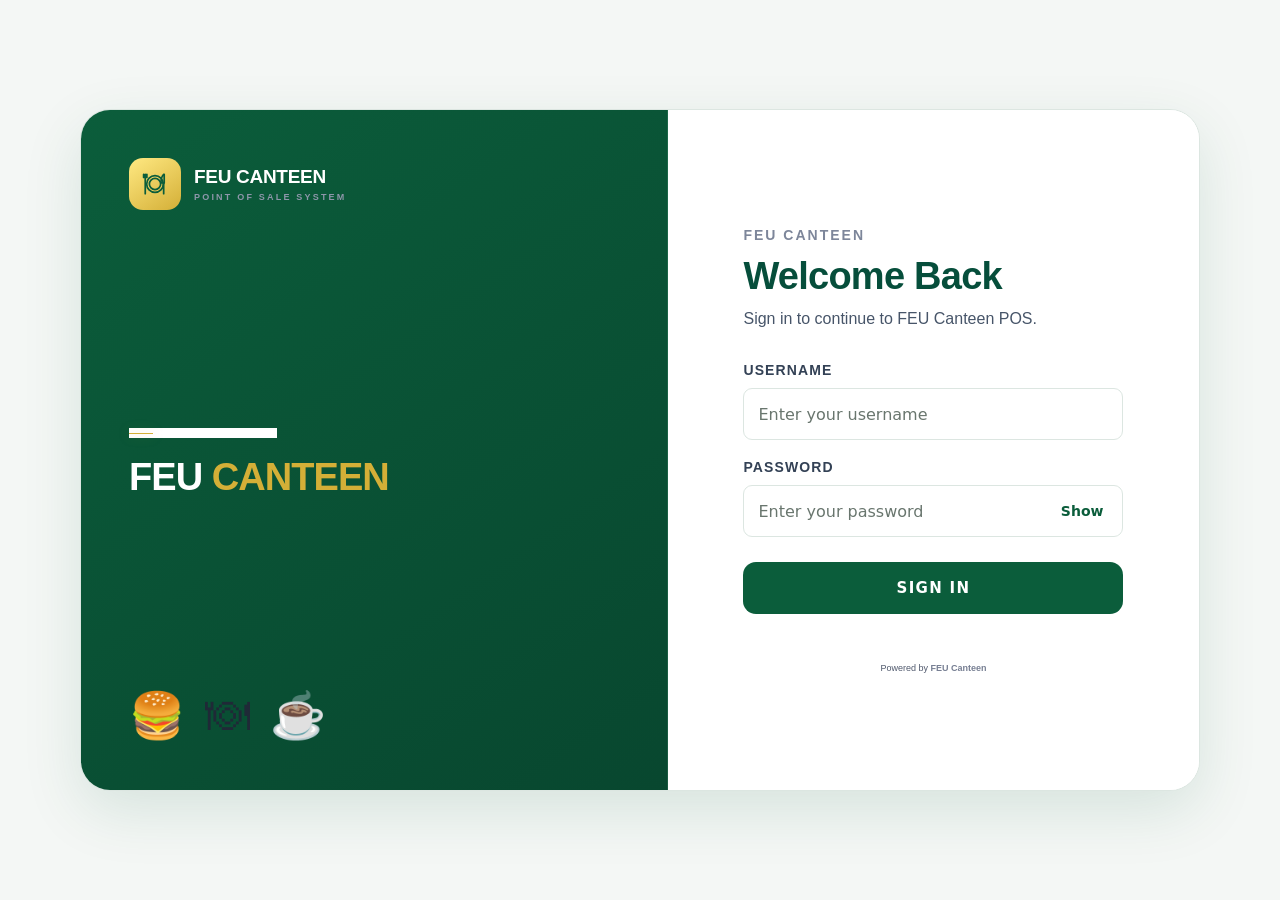
<file: pages/products.html>
<!DOCTYPE html>
<html lang="en">

<head>
    <meta charset="UTF-8">
    <meta name="viewport" content="width=device-width, initial-scale=1.0">
    <title>Products | FEU CANTEEN</title>
    <link rel="stylesheet" href="../css/style.css">
    <link rel="stylesheet" href="../css/canteen_motion.css">

    <style>
        .products-page {
            padding: 32px 42px;
            max-width: 1600px;
            margin: auto;
        }

        .products-heading {
            display: flex;
            justify-content: space-between;
            align-items: flex-end;
            margin-bottom: 24px;
            gap: 20px;
        }

        .products-heading h2 {
            margin-top: 7px;
            font-family: "Playfair Display", Georgia, serif;
            font-size: 36px;
            letter-spacing: -1px;
        }

        .products-heading p {
            margin-top: 7px;
            color: #7d869a;
            font-size: 12px;
        }

        .add-product-button {
            border: none;
            min-height: 44px;
            padding: 0 20px;
            display: inline-flex;
            align-items: center;
            justify-content: center;
            gap: 8px;
            border-radius: 10px;
            background: linear-gradient(135deg, #ffffff, #D4AF37);
            color: #0B5D3B;
            font-size: 11px;
            font-weight: 800;
            cursor: pointer;
            transition: 0.3s ease;
        }

        .add-product-button:hover {
            transform: translateY(-3px);
            box-shadow: 0 12px 30px rgba(212,175,55,0.18);
        }

        .product-stats {
            display: grid;
            grid-template-columns: repeat(4, 1fr);
            gap: 14px;
            margin-bottom: 18px;
        }

        .product-stat {
            padding: 18px;
            border: 1px solid rgba(255,255,255,0.08);
            border-radius: 15px;
            background: rgba(255,255,255,0.045);

        }

        .product-stat-label {
            color: #858da0;
            font-size: 9px;
            letter-spacing: 1px;
        }

        .product-stat-value {
            margin-top: 8px;
            color: #f5f5f8;
            font-size: 26px;
            font-weight: 700;
        }

        .product-stat-small {
            margin-top: 4px;
            color: #626b7f;
            font-size: 9px;
        }

        .products-panel {
            padding: 22px;
            border: 1px solid rgba(255,255,255,0.08);
            border-radius: 18px;
            background: rgba(255,255,255,0.045);

        }

        .products-toolbar {
            display: flex;
            gap: 10px;
            margin-bottom: 20px;
        }

        .products-search {
            flex: 1;
            height: 44px;
            padding: 0 15px;
            border: 1px solid rgba(255,255,255,0.09);
            border-radius: 10px;
            outline: none;
            background: rgba(255,255,255,0.055);
            color: #ffffff;
            font-size: 12px;
        }

        .products-search::placeholder {
            color: #697287;
        }

        .products-filter {
            width: 160px;
            padding: 0 12px;
            border: 1px solid rgba(255,255,255,0.09);
            border-radius: 10px;
            outline: none;
            background: #171a28;
            color: #ffffff;
            font-size: 11px;
        }

        .products-stock-filter {
            width: 150px;
        }

        .product-results-meta {
            display: flex;
            justify-content: space-between;
            align-items: center;
            gap: 12px;
            margin: -7px 0 14px;
            color: #697287;
            font-size: 9px;
        }

        .product-results-count {
            color: #aeb6c7;
            font-weight: 700;
        }

        .product-pagination {
            display: flex;
            justify-content: center;
            align-items: center;
            flex-wrap: wrap;
            gap: 6px;
            margin-top: 18px;
        }

        .product-page-button {
            min-width: 32px;
            height: 30px;
            padding: 0 9px;
            border: 1px solid rgba(255,255,255,0.08);
            border-radius: 7px;
            background: rgba(255,255,255,0.04);
            color: #aeb6c7;
            font-size: 9px;
            cursor: pointer;
            transition: 0.25s ease;
        }

        .product-page-button:hover,
        .product-page-button.active {
            background: rgba(212,175,55,0.12);
            border-color: rgba(212,175,55,0.25);
            color: #D4AF37;
        }

        .product-page-button:disabled {
            cursor: not-allowed;
            opacity: 0.4;
        }

        .category-management {
            margin-bottom: 18px;
            padding: 22px;
            border: 1px solid rgba(255,255,255,0.08);
            border-radius: 18px;
            background: rgba(255,255,255,0.045);

        }

        .category-management-header {
            display: flex;
            justify-content: space-between;
            align-items: flex-start;
            gap: 15px;
            margin-bottom: 16px;
        }

        .category-management-header h3 {
            margin-top: 6px;
            font-family: "Playfair Display", Georgia, serif;
            font-size: 22px;
        }

        .category-management-note {
            color: #626b7f;
            font-size: 9px;
        }

        .category-add-form {
            display: flex;
            gap: 9px;
            margin-bottom: 16px;
        }

        .category-input {
            flex: 1;
            height: 40px;
            padding: 0 12px;
            border: 1px solid rgba(255,255,255,0.09);
            border-radius: 9px;
            outline: none;
            background: rgba(255,255,255,0.055);
            color: #ffffff;
            font-size: 11px;
        }

        .category-input::placeholder {
            color: #697287;
        }

        .category-add-button,
        .category-action-button {
            height: 40px;
            padding: 0 14px;
            border: 1px solid rgba(255,255,255,0.09);
            border-radius: 9px;
            background: rgba(255,255,255,0.04);
            color: #D4AF37;
            font-size: 10px;
            font-weight: 700;
            cursor: pointer;
            transition: 0.25s ease;
        }

        .category-add-button {
            border: none;
            background: linear-gradient(135deg, #ffffff, #D4AF37);
            color: #0B5D3B;
        }

        .category-add-button:hover,
        .category-action-button:hover {
            transform: translateY(-2px);
            background: rgba(255,255,255,0.09);
            color: #ffffff;
        }

        .category-add-button:hover {
            background: linear-gradient(135deg, #ffffff, #D4AF37);
            color: #0B5D3B;
        }

        .category-list {
            display: flex;
            flex-wrap: wrap;
            gap: 8px;
        }

        .category-item {
            display: flex;
            align-items: center;
            gap: 8px;
            min-height: 38px;
            padding: 5px 6px 5px 11px;
            border: 1px solid rgba(255,255,255,0.07);
            border-radius: 9px;
            background: rgba(255,255,255,0.025);
            color: #d6dae3;
            font-size: 10px;
        }

        .category-item-actions {
            display: flex;
            gap: 4px;
        }

        .category-action-button {
            height: 27px;
            padding: 0 8px;
            font-size: 9px;
        }

        .category-empty {
            color: #697287;
            font-size: 10px;
        }

        .product-table {
            width: 100%;
            border-collapse: collapse;
        }

        .product-table th {
            padding: 13px 10px;
            border-bottom: 1px solid rgba(255,255,255,0.08);
            color: #687186;
            text-align: left;
            font-size: 9px;
            letter-spacing: 1px;
            text-transform: uppercase;
        }

        .product-table td {
            padding: 13px 10px;
            border-bottom: 1px solid rgba(255,255,255,0.055);
            color: #b9c0cf;
            font-size: 11px;
        }

        .product-table tbody tr {
            transition: 0.25s ease;
        }

        .product-table tbody tr:hover {
            background: rgba(255,255,255,0.025);
        }

        .product-table tr:last-child td {
            border-bottom: none;
        }

        .table-product {
            display: flex;
            align-items: center;
            gap: 11px;
        }

        .table-image {
            width: 48px;
            height: 48px;
            display: flex;
            align-items: center;
            justify-content: center;
            flex-shrink: 0;
            overflow: hidden;
            border-radius: 11px;
            background:
                radial-gradient(
                    circle at 50% 35%,
                    rgba(212,175,55,0.16),
                    transparent 55%
                ),
                rgba(255,255,255,0.045);
            font-size: 22px;
        }

        .table-image img {
            width: 100%;
            height: 100%;
            object-fit: cover;
        }

        .table-product-name strong {
            display: block;
            color: #f4f5f8;
            font-size: 11px;
        }

        .table-product-name span {
            display: block;
            margin-top: 4px;
            color: #626b7f;
            font-size: 9px;
        }

        .category-badge {
            display: inline-flex;
            padding: 5px 8px;
            border-radius: 7px;
            background: rgba(212,175,55,0.08);
            color: #D4AF37;
            font-size: 8px;
            font-weight: 700;
            text-transform: capitalize;
        }

        .price-text {
            color: #ffffff;
            font-weight: 700;
        }

        .stock-good {
            color: #6ee7b7;
            font-weight: 700;
        }

        .stock-low {
            color: #fbbf24;
            font-weight: 700;
        }

        .stock-out {
            color: #fb7185;
            font-weight: 700;
        }

        .action-buttons {
            display: flex;
            gap: 6px;
        }

        .action-button {
            width: 32px;
            height: 32px;
            display: grid;
            place-items: center;
            border: 1px solid rgba(255,255,255,0.08);
            border-radius: 8px;
            background: rgba(255,255,255,0.04);
            color: #aab2c2;
            cursor: pointer;
            transition: 0.25s ease;
        }

        .action-button:hover {
            background: rgba(255,255,255,0.09);
            color: #ffffff;
        }

        .delete-button:hover {
            color: #fb7185;
            border-color: rgba(251,113,133,0.25);
        }

        .empty-products {
            padding: 70px 20px;
            text-align: center;
            color: #6c7589;
        }

        .empty-products-icon {
            margin-bottom: 10px;
            color: #b4a7df;
            font-size: 32px;
        }

        .empty-products strong {
            display: block;
            color: #aeb6c7;
            font-size: 13px;
        }

        .empty-products span {
            display: block;
            margin-top: 5px;
            font-size: 10px;
        }

        .product-modal-overlay {
            position: fixed;
            inset: 0;
            display: none;
            align-items: center;
            justify-content: center;
            padding: 20px;
            background: rgba(2,4,10,0.72);

            z-index: 1000;
        }

        .product-modal-overlay.show {
            display: flex;
        }

        .product-modal {
            width: min(620px, 100%);
            max-height: 90vh;
            overflow-y: auto;
            padding: 26px;
            border: 1px solid rgba(255,255,255,0.10);
            border-radius: 20px;
            background:
                linear-gradient(
                    135deg,
                    rgba(25,28,45,0.98),
                    rgba(14,17,30,0.98)
                );
            box-shadow: 0 30px 80px rgba(0,0,0,0.45);
        }

        .modal-header {
            display: flex;
            justify-content: space-between;
            align-items: flex-start;
            margin-bottom: 22px;
        }

        .modal-header h3 {
            margin-top: 6px;
            font-family: "Playfair Display", Georgia, serif;
            font-size: 25px;
        }

        .modal-header p {
            margin-top: 5px;
            color: #70798d;
            font-size: 10px;
        }

        .close-modal {
            width: 34px;
            height: 34px;
            display: grid;
            place-items: center;
            border: 1px solid rgba(255,255,255,0.08);
            border-radius: 8px;
            background: rgba(255,255,255,0.04);
            color: #8d96aa;
            cursor: pointer;
            font-size: 20px;
        }

        .form-grid {
            display: grid;
            grid-template-columns: 1fr 1fr;
            gap: 14px;
        }

        .form-group {
            display: flex;
            flex-direction: column;
            gap: 7px;
        }

        .form-group.full {
            grid-column: 1 / -1;
        }

        .form-group label {
            color: #8992a6;
            font-size: 9px;
            font-weight: 700;
            letter-spacing: 0.8px;
            text-transform: uppercase;
        }

        .form-group input,
        .form-group select {
            width: 100%;
            height: 42px;
            padding: 0 12px;
            border: 1px solid rgba(255,255,255,0.09);
            border-radius: 9px;
            outline: none;
            background: rgba(255,255,255,0.045);
            color: #ffffff;
            font-size: 11px;
            box-sizing: border-box;
        }

        .form-group input:focus,
        .form-group select:focus {
            border-color: rgba(212,175,55,0.4);
        }

        .form-group select {
            background-color: #171a28;
        }

        .image-upload {
            padding: 14px;
            border: 1px dashed rgba(255,255,255,0.14);
            border-radius: 11px;
            background: rgba(255,255,255,0.025);
        }

        .image-upload input {
            height: auto;
            padding: 0;
            border: none;
            background: transparent;
        }

        .image-preview {
            display: none;
            width: 85px;
            height: 85px;
            margin-top: 12px;
            border-radius: 12px;
            object-fit: cover;
            border: 1px solid rgba(255,255,255,0.10);
        }

        .modal-actions {
            display: flex;
            justify-content: flex-end;
            gap: 9px;
            margin-top: 23px;
            padding-top: 18px;
            border-top: 1px solid rgba(255,255,255,0.07);
        }

        .modal-button {
            min-height: 40px;
            padding: 0 18px;
            border-radius: 9px;
            font-size: 10px;
            font-weight: 700;
            cursor: pointer;
        }

        .cancel-button {
            border: 1px solid rgba(255,255,255,0.09);
            background: rgba(255,255,255,0.04);
            color: #aeb6c7;
        }

        .save-button {
            border: none;
            background: linear-gradient(135deg, #ffffff, #D4AF37);
            color: #0B5D3B;
        }

        @media (max-width: 1000px) {
            .product-stats {
                grid-template-columns: repeat(2, 1fr);
            }

            .products-panel {
                overflow-x: auto;
            }

            .product-table {
                min-width: 800px;
            }
        }

        @media (max-width: 700px) {
            .products-page {
                padding: 25px 20px;
            }

            .products-heading {
                flex-direction: column;
                align-items: flex-start;
            }

            .add-product-button {
                width: 100%;
            }

            .product-stats {
                grid-template-columns: 1fr;
            }

            .products-toolbar {
                flex-direction: column;
            }

            .category-add-form {
                flex-direction: column;
            }

            .category-add-button {
                width: 100%;
            }

            .products-filter {
                width: 100%;
                height: 44px;
            }

            .products-stock-filter {
                width: 100%;
            }

            .product-results-meta {
                align-items: flex-start;
                flex-direction: column;
            }

            .form-grid {
                grid-template-columns: 1fr;
            }

            .form-group.full {
                grid-column: auto;
            }
        }
    </style>
    <link rel="stylesheet" href="../css/canteen_theme.css">
</head>

<body>



    <aside class="sidebar">

        <div class="brand">
            <div class="brand-mark"><svg viewBox="0 0 24 24" fill="none" stroke="currentColor" stroke-width="1.6" stroke-linecap="round" stroke-linejoin="round" aria-hidden="true"><circle cx="12" cy="12" r="7.7"/><circle cx="12" cy="12" r="5.2"/><path d="M3 3v5m-1.5-5v3M4.5 3v3M3 8v13M20 3c-2 2-2.5 5-2.5 8h3V3zm0 8v10"/></svg></div>

            <div>
                <h1>FEU CANTEEN</h1><span>POINT OF SALE SYSTEM</span>
            </div>
        </div>

        <nav class="navigation">

            <a href="../index.html" class="nav-item">
                <span class="nav-icon"><svg viewBox="0 0 24 24" fill="none" stroke="currentColor" stroke-width="1.8" stroke-linecap="round" stroke-linejoin="round" aria-hidden="true"><path d="m3 10 9-7 9 7v10a1 1 0 0 1-1 1h-6v-7h-4v7H4a1 1 0 0 1-1-1z"/></svg></span>
                <span>Dashboard</span>
            </a>

            <a href="pos.html" class="nav-item">
                <span class="nav-icon"><svg viewBox="0 0 24 24" fill="none" stroke="currentColor" stroke-width="1.8" stroke-linecap="round" stroke-linejoin="round" aria-hidden="true"><path d="M3 4h2l2.2 11.1a2 2 0 0 0 2 1.6h8.6a2 2 0 0 0 1.9-1.4L22 8H6"/><circle cx="10" cy="20" r="1"/><circle cx="18" cy="20" r="1"/></svg></span>
                <span>POS</span>
            </a>

            <a href="products.html" class="nav-item active">
                <span class="nav-icon"><svg viewBox="0 0 24 24" fill="none" stroke="currentColor" stroke-width="1.8" stroke-linecap="round" stroke-linejoin="round" aria-hidden="true"><path d="M3 8h18M5 8c.4 6 3.1 9 7 9s6.6-3 7-9"/><path d="M5 5h14M7 12h10M9 15h6"/></svg></span>
                <span>Products</span>
            </a>

            <a href="inventory.html" class="nav-item">
                <span class="nav-icon"><svg viewBox="0 0 24 24" fill="none" stroke="currentColor" stroke-width="1.8" stroke-linecap="round" stroke-linejoin="round" aria-hidden="true"><path d="m12 3 9 4.5v9L12 21l-9-4.5v-9z"/><path d="m3.5 7.7 8.5 4.5 8.5-4.5M12 12.2V21"/></svg></span>
                <span>Inventory</span>
            </a>

            <a href="sales.html" class="nav-item">
                <span class="nav-icon"><svg viewBox="0 0 24 24" fill="none" stroke="currentColor" stroke-width="1.8" stroke-linecap="round" stroke-linejoin="round" aria-hidden="true"><path d="M6 3h12v18l-2-1.5-2 1.5-2-1.5-2 1.5-2-1.5L6 21z"/><path d="M9 8h6M9 12h6M9 16h4"/></svg></span>
                <span>Sales</span>
            </a>

            <a href="customers.html" class="nav-item">
                <span class="nav-icon"><svg viewBox="0 0 24 24" fill="none" stroke="currentColor" stroke-width="1.8" stroke-linecap="round" stroke-linejoin="round" aria-hidden="true"><circle cx="9" cy="8" r="3"/><path d="M3 20v-1a6 6 0 0 1 12 0v1zM16 5.5a3 3 0 0 1 0 5.8M18 14a4.5 4.5 0 0 1 3 4.3V20h-3"/></svg></span>
                <span>Customers</span>
            </a>

            <a href="reports.html" class="nav-item">
                <span class="nav-icon"><svg viewBox="0 0 24 24" fill="none" stroke="currentColor" stroke-width="1.8" stroke-linecap="round" stroke-linejoin="round" aria-hidden="true"><path d="M4 20V11h4v9M10 20V5h4v15M16 20v-7h4v7M3 20h18"/></svg></span>
                <span>Reports</span>
            </a>
<a href="settings.html" class="nav-item"><span class="nav-icon"><svg viewBox="0 0 24 24" fill="none" stroke="currentColor" stroke-width="1.8" stroke-linecap="round" stroke-linejoin="round" aria-hidden="true"><circle cx="12" cy="12" r="3"/><circle cx="12" cy="12" r="7.5"/><path d="M12 2v2m0 16v2M2 12h2m16 0h2m-4.34-9.66 1.42 1.42m-14.16 14.16 1.42 1.42m11.32 0 1.42-1.42M4.34 4.34 5.76 5.76"/></svg></span><span>Settings</span></a>
</nav>

    </aside>

    <main class="main-content">

        <header class="topbar">

            <div class="mobile-brand">
                <strong>FEU CANTEEN</strong>
            </div>

            <div class="topbar-right">

                <div class="live-time">
                    <span class="live-dot"></span>
                    <span id="liveTime">--:--:-- --</span>
                </div>

                <div class="profile">

                    <div class="profile-avatar"><span class="profile-avatar-text">FEU</span></div>

                    <div class="profile-info">
                        <strong>Canteen Owner</strong>
                        <span>Owner</span>
                    </div><span class="profile-chevron" aria-hidden="true">&#8964;</span>

                </div>

            </div>

        </header>

        <section class="products-page">

            <div class="products-heading">

                <div>

                    <span class="eyebrow">
                        FEU CANTEEN
                    </span>

                    <h2>
                        Products Management
                    </h2>

                    <p>
                        Add, edit and manage the canteen products available in your store.
                    </p>

                </div>

                <button
                    class="add-product-button"
                    id="addProductButton"
                >
                    <span>＋</span>
                    Add Product
                </button>

            </div>

            <div class="product-stats">

                <div class="product-stat">
                    <div class="product-stat-label">
                        TOTAL PRODUCTS
                    </div>

                    <div
                        class="product-stat-value"
                        id="totalProducts"
                    >
                        0
                    </div>

                    <div class="product-stat-small">
                        Products in catalog
                    </div>
                </div>

                <div class="product-stat">
                    <div class="product-stat-label">
                        TOTAL STOCK
                    </div>

                    <div
                        class="product-stat-value"
                        id="totalStock"
                    >
                        0
                    </div>

                    <div class="product-stat-small">
                        Units available
                    </div>
                </div>

                <div class="product-stat">
                    <div class="product-stat-label">
                        LOW STOCK
                    </div>

                    <div
                        class="product-stat-value"
                        id="lowStock"
                    >
                        0
                    </div>

                    <div class="product-stat-small">
                        5 units or below
                    </div>
                </div>

                <div class="product-stat">
                    <div class="product-stat-label">
                        OUT OF STOCK
                    </div>

                    <div
                        class="product-stat-value"
                        id="outOfStock"
                    >
                        0
                    </div>

                    <div class="product-stat-small">
                        Needs restocking
                    </div>
                </div>

            </div>

            <section class="category-management" id="categoryManagement">
                <div class="category-management-header">
                    <div>
                        <span class="eyebrow">PRODUCT CATALOG</span>
                        <h3>Category Management</h3>
                    </div>
                    <span class="category-management-note">Owner only</span>
                </div>

                <form class="category-add-form" id="categoryForm">
                    <input id="categoryName" class="category-input" type="text" maxlength="60" placeholder="Add a category" required>
                    <button class="category-add-button" type="submit">Add Category</button>
                </form>

                <div id="categoryList" class="category-list"></div>
            </section>

            <div class="products-panel">

                <div class="products-toolbar">

                    <input
                        type="text"
                        id="productSearch"
                        class="products-search"
                        placeholder="Search name, SKU, barcode, or category..."
                    >

                    <select
                        id="categoryFilter"
                        class="products-filter"
                    >
                        <option value="all">All Categories</option>
                    </select>

                    <select id="stockFilter" class="products-filter products-stock-filter" aria-label="Stock filter">
                        <option value="all">All Products</option>
                        <option value="in-stock">In Stock</option>
                        <option value="low-stock">Low Stock</option>
                        <option value="out-of-stock">Out of Stock</option>
                    </select>

                </div>

                <div class="product-results-meta">
                    <span class="product-results-count" id="productResultsCount">Showing 0 of 0 products</span>
                    <span>Search by name, SKU, barcode, or category</span>
                </div>

                <div id="productTableContainer"></div>
                <div id="productPagination" class="product-pagination"></div>

            </div>

        </section>

        <footer>
            <span>Powered by FEU Canteen</span>
            <span>POS SYSTEM</span>
        </footer>

    </main>

    <div
        class="product-modal-overlay"
        id="productModal"
    >

        <div class="product-modal">

            <div class="modal-header">

                <div>

                    <span class="eyebrow">
                        PRODUCT CATALOG
                    </span>

                    <h3 id="modalTitle">
                        Add Product
                    </h3>

                    <p>
                        Enter the information for this canteen product.
                    </p>

                </div>

                <button
                    class="close-modal"
                    id="closeModal"
                    type="button"
                >
                    ×
                </button>

            </div>

            <form id="productForm">

                <div class="form-grid">

                    <div class="form-group full">

                        <label for="productName">
                            Product Name
                        </label>

                        <input
                            type="text"
                            id="productName"
                            placeholder="Example: Chicken Rice Meal"
                            required
                        >

                    </div>

                    <div class="form-group">

                        <label for="productCategory">
                            Category
                        </label>

                        <select id="productCategory" required>
                            <option value="">Select category</option>
                        </select>

                    </div>

                    <div class="form-group">

                        <label for="productPrice">
                            Price
                        </label>

                        <input
                            type="number"
                            id="productPrice"
                            min="0"
                            step="0.01"
                            placeholder="599"
                            required
                        >

                    </div>

                    <div class="form-group">

                        <label for="productStock">
                            Stock Quantity
                        </label>

                        <input
                            type="number"
                            id="productStock"
                            min="0"
                            step="1"
                            placeholder="20"
                            required
                        >

                    </div>

                    <div class="form-group">

                        <label for="productSize">
                            Serving Size
                        </label>

                        <input
                            type="text"
                            id="productSize"
                            placeholder="Regular, Large"
                        >

                    </div>

                    <div class="form-group">

                        <label for="productColor">
                            Preparation Notes
                        </label>

                        <input
                            type="text"
                            id="productColor"
                            placeholder="e.g. spicy, no onions"
                        >

                    </div>

                    <div class="form-group full">

                        <label for="productImage">
                            Product Image
                        </label>

                        <div class="image-upload">

                            <input
                                type="file"
                                id="productImage"
                                accept="image/*"
                            >

                            <img
                                id="imagePreview"
                                class="image-preview"
                                alt="Product preview"
                            >

                        </div>

                    </div>

                </div>

                <div class="modal-actions">

                    <button
                        type="button"
                        class="modal-button cancel-button"
                        id="cancelProduct"
                    >
                        Cancel
                    </button>

                    <button
                        type="submit"
                        class="modal-button save-button"
                    >
                        Save Product
                    </button>

                </div>

            </form>

        </div>

    </div>

    <script src="../js/app.js"></script>

    <script>
        const STORAGE_KEY = "feuCanteenInventory";
        const CATEGORIES_KEY = "feuCanteenCategories";

        let products = [];
        let categories = [];
        let editingProductId = null;
        let uploadedImage = "";
        let currentProductPage = 1;
        const PRODUCTS_PER_PAGE = 50;

        const defaultProducts = [
            { id: 1, name: 'Chicken Rice Meal', category: 'Meals', price: 85, stock: 18, size: "Regular", color: "Fresh", image: "\u{1F35B}" },
            { id: 2, name: 'Pork Adobo Rice', category: 'Meals', price: 75, stock: 16, size: "Regular", color: "Fresh", image: "\u{1F372}" },
            { id: 3, name: 'Fried Chicken Rice', category: 'Meals', price: 80, stock: 12, size: "Regular", color: "Fresh", image: "\u{1F357}" },
            { id: 4, name: 'Siomai Rice', category: 'Meals', price: 65, stock: 20, size: "Regular", color: "Fresh", image: "\u{1F95F}" },
            { id: 5, name: 'French Fries', category: 'Snacks', price: 45, stock: 20, size: "Regular", color: "Fresh", image: "\u{1F35F}" },
            { id: 6, name: 'Siomai', category: 'Snacks', price: 40, stock: 24, size: "Regular", color: "Fresh", image: "\u{1F95F}" },
            { id: 7, name: 'Sandwich', category: 'Snacks', price: 50, stock: 15, size: "Regular", color: "Fresh", image: "\u{1F96A}" },
            { id: 8, name: 'Burger', category: 'Snacks', price: 55, stock: 10, size: "Regular", color: "Fresh", image: "\u{1F354}" },
            { id: 9, name: 'Bottled Water', category: 'Drinks', price: 20, stock: 35, size: "Regular", color: "Fresh", image: "\u{1F4A7}" },
            { id: 10, name: 'Soft Drink', category: 'Drinks', price: 30, stock: 24, size: "Regular", color: "Fresh", image: "\u{1F964}" },
            { id: 11, name: 'Iced Tea', category: 'Drinks', price: 35, stock: 18, size: "Regular", color: "Fresh", image: "\u{1F9CB}" },
            { id: 12, name: 'Iced Coffee', category: 'Coffee', price: 55, stock: 7, size: "Regular", color: "Fresh", image: "\u{2615}" },
            { id: 13, name: 'Chocolate Cake', category: 'Desserts', price: 60, stock: 9, size: "Regular", color: "Fresh", image: "\u{1F370}" },
            { id: 14, name: 'Banana Bread', category: 'Desserts', price: 45, stock: 12, size: "Regular", color: "Fresh", image: "\u{1F35E}" },
            { id: 15, name: 'Donut', category: 'Desserts', price: 35, stock: 16, size: "Regular", color: "Fresh", image: "\u{1F369}" }
        ];

        document.addEventListener("DOMContentLoaded", function() {
            loadProducts();
            loadCategories();
            applyCategoryPermissions();
            populateCategoryControls();
            renderProducts();
            setupEvents();
        });

        function loadProducts() {
            const saved = localStorage.getItem(STORAGE_KEY);

            if (saved) {
                try {
                    products = JSON.parse(saved);
                } catch (error) {
                    products = [...defaultProducts];
                    saveProducts();
                }
            } else {
                products = [...defaultProducts];
                saveProducts();
            }
        }

        function loadCategories() {
            const saved = localStorage.getItem(CATEGORIES_KEY);
            let storedCategories = [];

            if (saved) {
                try {
                    storedCategories = JSON.parse(saved);
                } catch (error) {
                    storedCategories = [];
                }
            }

            if (!Array.isArray(storedCategories)) {
                storedCategories = [];
            }

            const discoveredCategories = products
                .map(function(product) { return String(product.category || "").trim(); })
                .filter(Boolean);
            const defaults = ["Meals", "Snacks", "Drinks", "Coffee", "Desserts"];
            categories = [];

            storedCategories.concat(defaults, discoveredCategories).forEach(function(category) {
                const value = String(category || "").trim();
                if (value && !categories.some(function(existing) {
                    return existing.toLowerCase() === value.toLowerCase();
                })) {
                    categories.push(value);
                }
            });

            if (!saved || JSON.stringify(storedCategories) !== JSON.stringify(categories)) {
                saveCategories();
            }
        }

        function saveCategories() {
            localStorage.setItem(CATEGORIES_KEY, JSON.stringify(categories));
        }

        function getCurrentSession() {
            try {
                return JSON.parse(localStorage.getItem("feuCanteenSession") || "null");
            } catch (error) {
                return null;
            }
        }

        function isOwner() {
            const session = getCurrentSession();
            return !!session && String(session.role || "").toLowerCase() === "administrator";
        }

        function applyCategoryPermissions() {
            const management = document.getElementById("categoryManagement");
            if (management && !isOwner()) {
                management.hidden = true;
            }
        }

        function populateCategoryControls() {
            const filter = document.getElementById("categoryFilter");
            const productCategory = document.getElementById("productCategory");
            const selectedFilter = filter.value;
            const selectedProductCategory = productCategory.value;

            filter.innerHTML = '<option value="all">All Categories</option>' +
                categories.map(function(category) {
                    return '<option value="' + escapeHTML(category) + '">' +
                        escapeHTML(category) + '</option>';
                }).join("");

            productCategory.innerHTML = '<option value="">Select category</option>' +
                categories.map(function(category) {
                    return '<option value="' + escapeHTML(category) + '">' +
                        escapeHTML(category) + '</option>';
                }).join("");

            if (categories.some(function(category) { return category === selectedFilter; })) {
                filter.value = selectedFilter;
            }

            if (categories.some(function(category) { return category === selectedProductCategory; })) {
                productCategory.value = selectedProductCategory;
            }

            renderCategoryList();
        }

        function renderCategoryList() {
            const container = document.getElementById("categoryList");
            if (!container) return;

            if (!categories.length) {
                container.innerHTML = '<span class="category-empty">No categories available.</span>';
                return;
            }

            const categoryIcons = {Meals:"🍛",Snacks:"🍟",Drinks:"🥤",Coffee:"☕",Desserts:"🍰"};
            container.innerHTML = categories.map(function(category) {
                return '<div class="category-item">' +
                    '<span><span class="category-icon" aria-hidden="true">' + (categoryIcons[category] || "🍴") + '</span> ' + escapeHTML(category) + '</span>' +
                    '<div class="category-item-actions">' +
                    '<button class="category-action-button" type="button" data-category-action="rename" data-category="' + escapeHTML(category) + '">Rename</button>' +
                    '<button class="category-action-button" type="button" data-category-action="delete" data-category="' + escapeHTML(category) + '">Delete</button>' +
                    '</div></div>';
            }).join("");
        }

        function saveProducts() {
            localStorage.setItem(
                STORAGE_KEY,
                JSON.stringify(products)
            );
        }

        function setupEvents() {
            document
                .getElementById("addProductButton")
                .addEventListener("click", function() {
                    openModal();
                });

            document
                .getElementById("closeModal")
                .addEventListener("click", closeModal);

            document
                .getElementById("cancelProduct")
                .addEventListener("click", closeModal);

            document
                .getElementById("productForm")
                .addEventListener("submit", saveProduct);

            document
                .getElementById("productSearch")
                .addEventListener("input", function() {
                    currentProductPage = 1;
                    renderProducts();
                });

            document
                .getElementById("categoryFilter")
                .addEventListener("change", function() {
                    currentProductPage = 1;
                    renderProducts();
                });

            document
                .getElementById("stockFilter")
                .addEventListener("change", function() {
                    currentProductPage = 1;
                    renderProducts();
                });

            document
                .getElementById("productImage")
                .addEventListener("change", handleImageUpload);

            document
                .getElementById("categoryForm")
                .addEventListener("submit", addCategory);

            document
                .getElementById("categoryList")
                .addEventListener("click", function(event) {
                    const button = event.target.closest("[data-category-action]");
                    if (!button || !isOwner()) return;

                    const category = button.getAttribute("data-category");
                    if (button.getAttribute("data-category-action") === "rename") {
                        renameCategory(category);
                    } else if (button.getAttribute("data-category-action") === "save-rename") {
                        commitCategoryRename(category, button.closest(".category-item").querySelector("input").value);
                    } else if (button.getAttribute("data-category-action") === "cancel-rename") {
                        renderCategoryList();
                    } else {
                        deleteCategory(category);
                    }
                });
        }

        function addCategory(event) {
            event.preventDefault();
            if (!isOwner()) return;

            const input = document.getElementById("categoryName");
            const category = input.value.trim();
            if (!category) return;

            if (categories.some(function(existing) {
                return existing.toLowerCase() === category.toLowerCase();
            })) {
                alert("That category already exists.");
                return;
            }

            categories.push(category);
            saveCategories();
            input.value = "";
            populateCategoryControls();
            renderProducts();
        }

        function renameCategory(category) {
            if (!isOwner()) return;

            const item = Array.from(document.querySelectorAll(".category-item")).find(function(element) {
                return element.querySelector('[data-category-action="rename"]')?.getAttribute("data-category") === category;
            });

            if (!item) return;

            item.innerHTML = '<input class="category-input" type="text" maxlength="60" value="' +
                escapeHTML(category) + '">' +
                '<div class="category-item-actions">' +
                '<button class="category-action-button" type="button" data-category-action="save-rename" data-category="' + escapeHTML(category) + '">Save</button>' +
                '<button class="category-action-button" type="button" data-category-action="cancel-rename" data-category="' + escapeHTML(category) + '">Cancel</button>' +
                '</div>';

            item.querySelector("input").focus();
            item.querySelector("input").select();
        }

        function commitCategoryRename(category, renamed) {
            if (!isOwner()) return;

            const nextName = String(renamed || "").trim();
            if (!nextName || nextName.toLowerCase() === category.toLowerCase()) {
                renderCategoryList();
                return;
            }

            if (categories.some(function(existing) {
                return existing.toLowerCase() === nextName.toLowerCase();
            })) {
                alert("That category already exists.");
                renderCategoryList();
                return;
            }

            categories = categories.map(function(existing) {
                return existing === category ? nextName : existing;
            });
            products = products.map(function(product) {
                return product.category === category
                    ? { ...product, category: nextName }
                    : product;
            });

            saveCategories();
            saveProducts();
            populateCategoryControls();
            renderProducts();
        }

        function deleteCategory(category) {
            if (!isOwner()) return;

            const inUse = products.some(function(product) {
                return product.category === category;
            });

            if (inUse) {
                alert("This category is currently used by products. Please reassign those products before deleting it.");
                return;
            }

            if (!confirm("Delete the category \"" + category + "\"?")) return;

            categories = categories.filter(function(existing) {
                return existing !== category;
            });
            saveCategories();
            populateCategoryControls();
            renderProducts();
        }

        function getFilteredProducts() {
            const search = document.getElementById("productSearch").value.toLowerCase().trim();
            const category = document.getElementById("categoryFilter").value;
            const stockFilter = document.getElementById("stockFilter").value;

            return products.filter(function(product) {
                const searchable = [product.name, product.sku, product.barcode, product.category]
                    .map(function(value) { return String(value || "").toLowerCase(); })
                    .join(" ");
                const stock = Number(product.stock || 0);

                return (!search || searchable.includes(search)) &&
                    (category === "all" || product.category === category) &&
                    (stockFilter === "all" ||
                        (stockFilter === "in-stock" && stock > 5) ||
                        (stockFilter === "low-stock" && stock > 0 && stock <= 5) ||
                        (stockFilter === "out-of-stock" && stock <= 0));
            });
        }

        function renderProducts() {
            const container = document.getElementById("productTableContainer");
            const filtered = getFilteredProducts();

            const totalPages = Math.max(1, Math.ceil(filtered.length / PRODUCTS_PER_PAGE));
            currentProductPage = Math.min(currentProductPage, totalPages);
            const pageStart = (currentProductPage - 1) * PRODUCTS_PER_PAGE;
            const visibleProducts = filtered.slice(pageStart, pageStart + PRODUCTS_PER_PAGE);

            updateStats();
            document.getElementById("productResultsCount").textContent =
                "Showing " + visibleProducts.length + " of " + filtered.length + " products";

            if (filtered.length === 0) {
                container.innerHTML = `
                    <div class="empty-products">
                        <div class="empty-products-icon">◇</div>
                        <strong>No products found</strong>
                        <span>Add a product or change your search.</span>
                    </div>
                `;
                renderPagination(0);
                return;
            }

            let rows = "";

            visibleProducts.forEach(function(product) {
                let stockClass = "stock-good";
                let stockText = `${product.stock} units`;

                if (Number(product.stock) === 0) {
                    stockClass = "stock-out";
                    stockText = "Out of stock";
                } else if (Number(product.stock) <= 5) {
                    stockClass = "stock-low";
                }

                let imageHTML = "";

                if (
                    product.image &&
                    String(product.image).startsWith("data:image")
                ) {
                    imageHTML = `
                        <img
                            src="${product.image}"
                            alt="${escapeHTML(product.name)}"
                        >
                    `;
                } else {
                    imageHTML = product.image || "🍽️";
                }

                rows += `
                    <tr>
                        <td>
                            <div class="table-product">
                                <div class="table-image">
                                    ${imageHTML}
                                </div>

                                <div class="table-product-name">
                                    <strong>
                                        ${escapeHTML(product.name)}
                                    </strong>

                                    <span>
                                        Serving size: ${escapeHTML(product.size || "Regular")}
                                    </span>
                                </div>
                            </div>
                        </td>

                        <td>
                            <span class="category-badge">
                                ${escapeHTML(product.category)}
                            </span>
                        </td>

                        <td>
                            <span class="price-text">
                                ₱${Number(product.price).toLocaleString(
                                    "en-PH",
                                    {
                                        minimumFractionDigits: 2
                                    }
                                )}
                            </span>
                        </td>

                        <td>
                            <span class="${stockClass}">
                                ${stockText}
                            </span>
                        </td>

                        <td>
                            <div class="action-buttons">
                                <button
                                    class="action-button"
                                    type="button"
                                    title="Edit"
                                    onclick="editProduct(${product.id})"
                                >
                                    ✎
                                </button>

                                <button
                                    class="action-button delete-button"
                                    type="button"
                                    title="Delete"
                                    onclick="deleteProduct(${product.id})"
                                >
                                    ×
                                </button>
                            </div>
                        </td>
                    </tr>
                `;
            });

            container.innerHTML = `
                <table class="product-table">

                    <thead>
                        <tr>
                            <th>Product</th>
                            <th>Category</th>
                            <th>Price</th>
                            <th>Stock</th>
                            <th>Actions</th>
                        </tr>
                    </thead>

                    <tbody>
                        ${rows}
                    </tbody>

                </table>
            `;

            renderPagination(totalPages);
        }

        function renderPagination(totalPages) {
            const container = document.getElementById("productPagination");

            if (totalPages <= 1) {
                container.innerHTML = "";
                return;
            }

            const buttons = [];
            buttons.push('<button class="product-page-button" type="button" onclick="changeProductPage(' +
                (currentProductPage - 1) + ')"' + (currentProductPage === 1 ? " disabled" : "") + '>Previous</button>');

            for (let page = 1; page <= totalPages; page += 1) {
                buttons.push('<button class="product-page-button ' +
                    (page === currentProductPage ? "active" : "") +
                    '" type="button" onclick="changeProductPage(' + page + ')">' + page + '</button>');
            }

            buttons.push('<button class="product-page-button" type="button" onclick="changeProductPage(' +
                (currentProductPage + 1) + ')"' + (currentProductPage === totalPages ? " disabled" : "") + '>Next</button>');
            container.innerHTML = buttons.join("");
        }

        function changeProductPage(page) {
            const filteredCount = getFilteredProducts().length;
            const totalPages = Math.max(1, Math.ceil(filteredCount / PRODUCTS_PER_PAGE));
            currentProductPage = Math.max(1, Math.min(Number(page) || 1, totalPages));
            renderProducts();
        }

        function updateStats() {
            const totalProducts = products.length;

            const totalStock = products.reduce(
                function(total, product) {
                    return total + Number(product.stock || 0);
                },
                0
            );

            const lowStock = products.filter(
                function(product) {
                    return (
                        Number(product.stock) > 0 &&
                        Number(product.stock) <= 5
                    );
                }
            ).length;

            const outOfStock = products.filter(
                function(product) {
                    return Number(product.stock) <= 0;
                }
            ).length;

            document.getElementById("totalProducts").textContent =
                totalProducts;

            document.getElementById("totalStock").textContent =
                totalStock;

            document.getElementById("lowStock").textContent =
                lowStock;

            document.getElementById("outOfStock").textContent =
                outOfStock;
        }

        function openModal(product = null) {
            document
                .getElementById("productModal")
                .classList.add("show");

            if (product) {
                editingProductId = product.id;

                document.getElementById("modalTitle").textContent =
                    "Edit Product";

                document.getElementById("productName").value =
                    product.name || "";

                document.getElementById("productCategory").value =
                    product.category || "";

                document.getElementById("productPrice").value =
                    product.price || "";

                document.getElementById("productStock").value =
                    product.stock || 0;

                document.getElementById("productSize").value =
                    product.size || "";

                document.getElementById("productColor").value =
                    product.color || "";

                uploadedImage = product.image || "";

                if (
                    uploadedImage &&
                    String(uploadedImage).startsWith("data:image")
                ) {
                    const preview =
                        document.getElementById("imagePreview");

                    preview.src = uploadedImage;
                    preview.style.display = "block";
                }
            } else {
                editingProductId = null;

                document.getElementById("modalTitle").textContent =
                    "Add Product";

                document.getElementById("productForm").reset();

                uploadedImage = "";

                document.getElementById("imagePreview").style.display =
                    "none";
            }

            setTimeout(function() {
                document.getElementById("productName").focus();
            }, 100);
        }

        function closeModal() {
            document
                .getElementById("productModal")
                .classList.remove("show");

            document
                .getElementById("productForm")
                .reset();

            document.getElementById("imagePreview").style.display =
                "none";

            editingProductId = null;
            uploadedImage = "";
        }

        function handleImageUpload(event) {
            const file = event.target.files[0];

            if (!file) {
                return;
            }

            if (!file.type.startsWith("image/")) {
                alert("Please select an image file.");
                return;
            }

            const reader = new FileReader();

            reader.onload = function(e) {
                uploadedImage = e.target.result;

                const preview =
                    document.getElementById("imagePreview");

                preview.src = uploadedImage;
                preview.style.display = "block";
            };

            reader.readAsDataURL(file);
        }

        function saveProduct(event) {
            event.preventDefault();

            const name =
                document.getElementById("productName").value.trim();

            const category =
                document.getElementById("productCategory").value;

            const price =
                Number(document.getElementById("productPrice").value);

            const stock =
                Number(document.getElementById("productStock").value);

            const size =
                document.getElementById("productSize").value.trim();

            const color =
                document.getElementById("productColor").value.trim();

            if (!name) {
                alert("Please enter a product name.");
                return;
            }

            if (!category) {
                alert("Please select a category.");
                return;
            }

            if (price < 0 || Number.isNaN(price)) {
                alert("Please enter a valid price.");
                return;
            }

            if (stock < 0 || Number.isNaN(stock)) {
                alert("Please enter a valid stock quantity.");
                return;
            }

            const productData = {
                name: name,
                category: category,
                price: price,
                stock: stock,
                size: size,
                color: color,
                image: uploadedImage || "🍽️"
            };

            const wasEditing = editingProductId !== null;

            if (wasEditing) {
                const index = products.findIndex(
                    function(product) {
                        return product.id === editingProductId;
                    }
                );

                if (index !== -1) {
                    products[index] = {
                        ...products[index],
                        ...productData
                    };
                }
            } else {
                productData.id = Date.now();
                products.unshift(productData);
            }

            saveProducts();
            renderProducts();
            closeModal();

            alert(
                wasEditing
                    ? "Product updated successfully!"
                    : "Product added successfully!"
            );
        }

        function editProduct(id) {
            const product = products.find(
                function(item) {
                    return item.id === id;
                }
            );

            if (!product) {
                return;
            }

            openModal(product);
        }

        function deleteProduct(id) {
            const product = products.find(
                function(item) {
                    return item.id === id;
                }
            );

            if (!product) {
                return;
            }

            const confirmed = confirm(
                `Delete "${product.name}"?`
            );

            if (!confirmed) {
                return;
            }

            products = products.filter(
                function(item) {
                    return item.id !== id;
                }
            );

            saveProducts();
            renderProducts();
        }

        function escapeHTML(value) {
            return String(value)
                .replace(/&/g, "&amp;")
                .replace(/</g, "&lt;")
                .replace(/>/g, "&gt;")
                .replace(/"/g, "&quot;")
                .replace(/'/g, "&#039;");
        }

        document
            .getElementById("productModal")
            .addEventListener("click", function(event) {
                if (event.target === this) {
                    closeModal();
                }
            });
    </script>

</body>

</html>
</file>
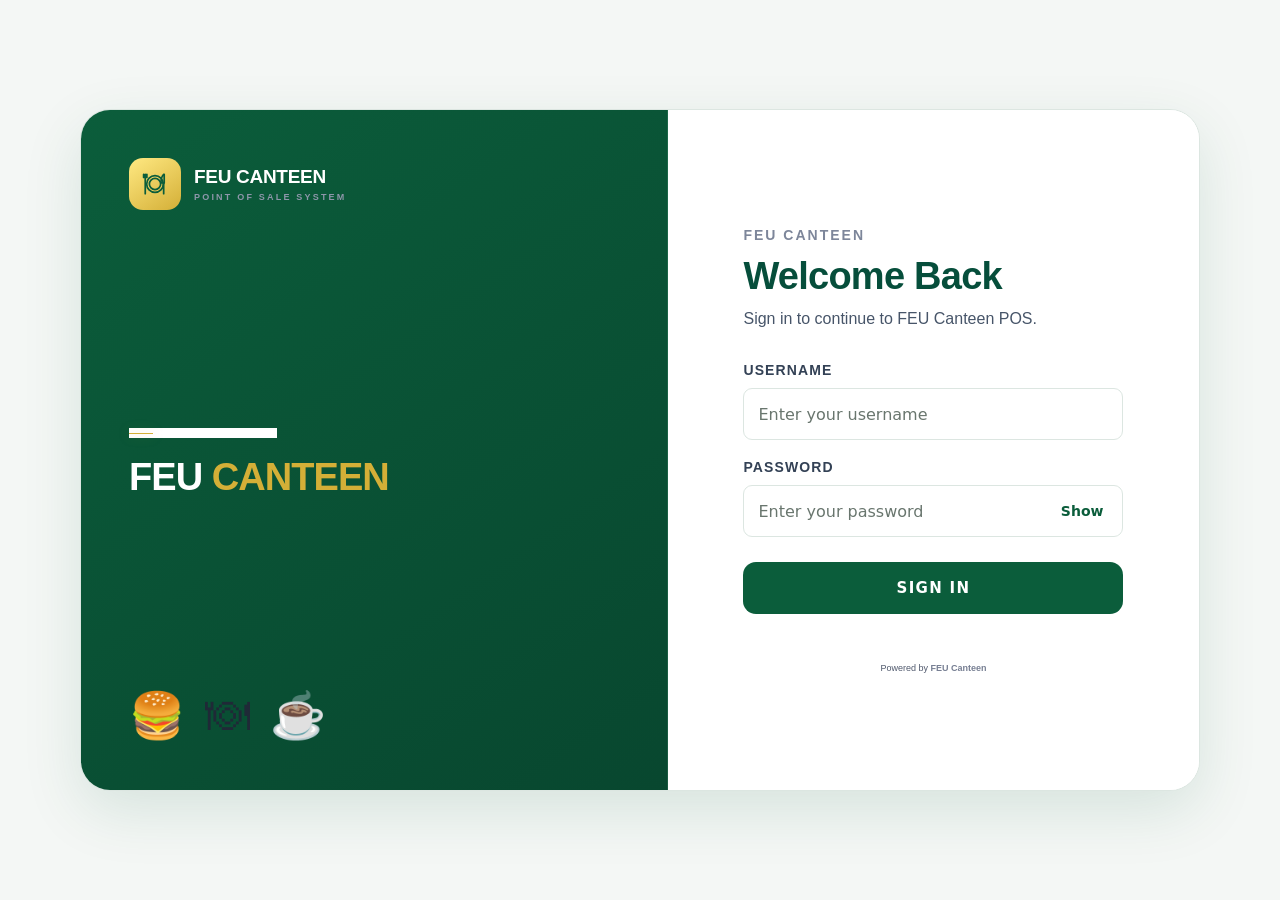
<file: pages/reports.html>
<!DOCTYPE html>
<html lang="en">
<head>
    <meta charset="UTF-8">
    <meta name="viewport" content="width=device-width, initial-scale=1.0">
    <title>Reports | FEU CANTEEN</title>
    <link rel="stylesheet" href="../css/style.css">
    <link rel="stylesheet" href="../css/canteen_motion.css">

    <style>
        .reports-page{padding:32px 42px;max-width:1600px;margin:auto}
        .reports-heading{display:flex;justify-content:space-between;align-items:flex-end;gap:20px;margin-bottom:24px}
        .reports-heading h2{margin-top:7px;font-family:"Playfair Display",Georgia,serif;font-size:36px;letter-spacing:-1px}
        .reports-heading p{margin-top:7px;color:#7d869a;font-size:12px}
        .report-actions{display:flex;gap:9px}
        .report-button{min-height:42px;padding:0 16px;border:1px solid rgba(255,255,255,.09);border-radius:10px;background:rgba(255,255,255,.045);color:#D4AF37;font-size:10px;font-weight:700;cursor:pointer;transition:.25s}
        .report-button:hover{background:rgba(255,255,255,.09);transform:translateY(-2px)}
        .report-button.primary{border:none;background:linear-gradient(135deg,#fff,#D4AF37);color:#0B5D3B}
        .report-stats{display:grid;grid-template-columns:repeat(4,1fr);gap:14px;margin-bottom:18px}
        .report-stat{padding:19px;border:1px solid rgba(255,255,255,.08);border-radius:15px;background:rgba(255,255,255,.045);font-size:9px;letter-spacing:1px}
        .report-stat-value{margin-top:8px;color:#f5f5f8;font-size:24px;font-weight:700}
        .report-stat-small{margin-top:4px;color:#626b7f;font-size:9px}
        .report-grid{display:grid;grid-template-columns:1.15fr .85fr;gap:18px;margin-bottom:18px}
        .report-panel{padding:22px;border:1px solid rgba(255,255,255,.08);border-radius:18px;background:rgba(255,255,255,.045);justify-content:space-between;align-items:flex-start;gap:15px;margin-bottom:18px}
        .panel-label{color:#747d91;font-size:8px;letter-spacing:1.5px;font-weight:700}
        .panel-header h3{margin-top:6px;font-family:"Playfair Display",Georgia,serif;font-size:22px}
        .panel-note{color:#626b7f;font-size:9px}
        .payment-grid{display:grid;grid-template-columns:1fr 1fr;gap:12px}
        .payment-card{padding:18px;border:1px solid #DCE6E1;border-radius:12px;background:#fff}
        .payment-card span{color:#475569;font-size:13px;font-weight:600}
        .payment-card strong{display:block;margin-top:7px;color:#0B5D3B;font-size:22px;font-weight:700}
        .payment-card small{display:block;margin-top:4px;color:#475569;font-size:13px}
        .bar-list{display:flex;flex-direction:column;gap:14px}
        .bar-row{display:grid;grid-template-columns:150px 1fr 90px;align-items:center;gap:12px}
        .bar-name{overflow:hidden;color:#1F2937;font-size:13px;text-overflow:ellipsis;white-space:nowrap}
        .bar-track{height:8px;overflow:hidden;border-radius:20px;background:rgba(255,255,255,.06)}
        .bar-fill{height:100%;border-radius:20px;background:linear-gradient(90deg,#8b7cf6,#D4AF37)}
        .bar-value{color:#0B5D3B;text-align:right;font-size:13px;font-weight:700}
        .report-table-wrap{overflow-x:auto}
        .report-table{width:100%;border-collapse:collapse;min-width:620px}
        .report-table th{padding:12px 9px;border-bottom:1px solid rgba(255,255,255,.08);color:#687186;text-align:left;font-size:8px;letter-spacing:1px;text-transform:uppercase}
        .report-table td{padding:12px 9px;border-bottom:1px solid rgba(255,255,255,.055);color:#b9c0cf;font-size:10px}
        .report-table tr:last-child td{border-bottom:none}
        .product-cell strong,.customer-cell strong{display:block;color:#1F2937;font-size:14px;font-weight:600}
        .product-cell span,.customer-cell span{display:block;margin-top:3px;color:#475569;font-size:12px}
        .money{color:#0B5D3B!important;font-weight:700}
        .payment-badge{display:inline-flex;padding:5px 9px;border:1px solid #C8D9CF;border-radius:999px;background:#EAF5EF;color:#0B5D3B;font-size:12px;font-weight:600}
        .payment-badge.cash{background:#EAF5EF;color:#0B5D3B}
        .payment-badge.gcash{border-color:#E5D8A8;background:#FBF6E5;color:#705A13}
        .transaction-id{color:#0B5D3B!important;font-weight:700}
        .empty-report{padding:35px 15px;text-align:center;color:#697287;font-size:10px}
        .report-footer-note{margin-top:18px;color:#586175;font-size:9px;text-align:right}
        .expense-panel{margin-bottom:18px}
        .expense-form{display:grid;grid-template-columns:minmax(180px,1.4fr) 150px 150px auto;gap:10px;align-items:end;margin-bottom:20px;padding-bottom:20px;border-bottom:1px solid rgba(255,255,255,.07)}
        .expense-field{display:flex;flex-direction:column;gap:7px}
        .expense-field label{color:#747d91;font-size:8px;font-weight:700;letter-spacing:1px;text-transform:uppercase}
        .expense-input,.expense-filter{height:40px;padding:0 11px;border:1px solid rgba(255,255,255,.09);border-radius:9px;outline:none;background:#171a28;color:#fff;font:inherit;font-size:10px}
        .expense-input::placeholder{color:#697287}
        .expense-submit{height:40px;padding:0 16px;border:0;border-radius:9px;background:linear-gradient(135deg,#fff,#D4AF37);color:#0B5D3B;font-size:10px;font-weight:800;cursor:pointer}
        .expense-submit:hover{transform:translateY(-2px)}
        .expense-form-actions{display:flex;gap:7px}
        .expense-cancel{display:none;height:40px;padding:0 12px;border:1px solid rgba(255,255,255,.09);border-radius:9px;background:rgba(255,255,255,.04);color:#aeb6c7;font-size:10px;font-weight:700;cursor:pointer}
        .expense-cancel.show{display:block}
        .expense-toolbar{display:flex;justify-content:space-between;align-items:center;gap:12px;margin-bottom:13px}
        .expense-filter{width:170px}
        .expense-total{color:#D4AF37;font-size:12px;font-weight:800}
        .expense-table-wrap{overflow-x:auto}
        .expense-table{width:100%;border-collapse:collapse;min-width:560px}
        .expense-table th{padding:11px 9px;border-bottom:1px solid rgba(255,255,255,.08);color:#687186;text-align:left;font-size:8px;letter-spacing:1px;text-transform:uppercase}
        .expense-table td{padding:12px 9px;border-bottom:1px solid rgba(255,255,255,.055);color:#b9c0cf;font-size:10px}
        .expense-table tr:last-child td{border-bottom:none}
        .expense-amount{color:#fff!important;font-weight:700}
        .expense-actions{display:flex;gap:6px}
        .expense-action{height:29px;padding:0 9px;border:1px solid rgba(255,255,255,.08);border-radius:7px;background:rgba(255,255,255,.04);color:#aeb6c7;font-size:9px;cursor:pointer}
        .expense-action:hover{background:rgba(255,255,255,.09);color:#fff}
        .expense-action.delete:hover{border-color:rgba(248,113,113,.3);color:#fca5a5}
        .expense-empty{padding:28px 15px;text-align:center;color:#697287;font-size:10px}
        .financial-summary{display:grid;grid-template-columns:repeat(3,1fr);gap:14px;margin-bottom:18px}
        .financial-card{padding:19px;border:1px solid rgba(255,255,255,.08);border-radius:15px;background:rgba(255,255,255,.045);font-size:9px;letter-spacing:1px}
        .financial-card-value{margin-top:8px;color:#f5f5f8;font-size:24px;font-weight:700}
        .financial-card-note{margin-top:4px;color:#626b7f;font-size:9px}
        .financial-card.net-positive .financial-card-value{color:#6ee7b7}
        .financial-card.net-loss .financial-card-value{color:#fca5a5}
        .financial-filter-bar{display:flex;align-items:center;justify-content:space-between;gap:14px;margin-bottom:12px}
        .financial-filter-label{color:#747d91;font-size:8px;font-weight:700;letter-spacing:1.5px}
        .financial-filter-controls{display:flex;align-items:center;gap:8px}
        .financial-period-note{color:#475569;font-size:13px}
        .financial-filter{width:190px;height:40px;padding:0 11px;border:1px solid rgba(255,255,255,.09);border-radius:9px;outline:none;background:#171a28;color:#fff;font:inherit;font-size:10px}
        .staff-performance-panel{margin-bottom:18px}
        .staff-performance-table-wrap{overflow-x:auto}
        .staff-performance-table{width:100%;border-collapse:collapse;min-width:760px}
        .staff-performance-table th{padding:12px 9px;border-bottom:1px solid rgba(255,255,255,.08);color:#687186;text-align:left;font-size:8px;letter-spacing:1px;text-transform:uppercase}
        .staff-performance-table td{padding:13px 9px;border-bottom:1px solid rgba(255,255,255,.055);color:#b9c0cf;font-size:10px}
        .staff-performance-table tr:last-child td{border-bottom:none}
        .staff-performance-name{color:#1F2937!important;font-weight:600}
        .staff-performance-money{color:#0B5D3B!important;font-weight:700}
        .staff-performance-empty{padding:28px 15px;text-align:center;color:#697287;font-size:10px}
        .cash-drawer-panel{margin-bottom:18px}.cash-drawer-grid{display:grid;grid-template-columns:repeat(3,1fr);gap:12px;margin-bottom:16px}.cash-drawer-card{padding:15px;border:1px solid #DCE6E1;border-radius:12px;background:#fff}.cash-drawer-card span{display:block;color:#475569;font-size:13px;letter-spacing:.02em}.cash-drawer-card strong{display:block;margin-top:7px;color:#0B5D3B;font-size:18px}.cash-drawer-card small{display:block;margin-top:5px;color:#475569;font-size:12px}.cash-drawer-form{display:grid;grid-template-columns:160px 1fr 130px auto;gap:10px;align-items:end}.cash-drawer-form.closing{grid-template-columns:1fr 150px auto;margin-top:12px}.cash-drawer-history{margin-top:18px;overflow-x:auto}.cash-drawer-history table{width:100%;min-width:700px;border-collapse:collapse}.cash-drawer-history th,.cash-drawer-history td{padding:11px 9px;border-bottom:1px solid #E8EFEB;color:#1F2937;font-size:13px;text-align:left}.cash-drawer-history th{color:#0B5D3B;font-size:12px;letter-spacing:.045em}.cash-status{font-weight:700}.cash-status.exact{color:#137A4B}.cash-status.short{color:#9B3030}.cash-status.over{color:#705A13}
        @media(max-width:1100px){.report-grid{grid-template-columns:1fr}.report-stats{grid-template-columns:repeat(2,1fr)}}
        @media(max-width:700px){.reports-page{padding:25px 20px}.reports-heading{flex-direction:column;align-items:flex-start}.report-actions{width:100%}.report-button{flex:1}.report-stats,.cash-drawer-grid{grid-template-columns:1fr}.financial-summary{grid-template-columns:1fr}.financial-filter-bar{align-items:stretch;flex-direction:column}.financial-filter-controls{align-items:stretch;flex-direction:column}.financial-filter{width:100%}.payment-grid{grid-template-columns:1fr}.bar-row{grid-template-columns:105px 1fr 75px}.expense-form,.cash-drawer-form,.cash-drawer-form.closing{grid-template-columns:1fr}.expense-toolbar{align-items:stretch;flex-direction:column}.expense-filter{width:100%}.expense-form-actions{width:100%}.expense-submit,.expense-cancel{flex:1}}
        @media print{
            body{background:#fff!important;color:#111!important}
            .background,.sidebar,.topbar,footer,.report-actions{display:none!important}
            .main-content{margin:0!important}
            .reports-page{padding:20px!important;max-width:none}
            .report-panel,.report-stat{background:#fff!important;border:1px solid #ddd!important;box-shadow:none!important;border-color:#ddd!important}.report-table td{border-color:#ddd!important}
        }
    </style>
    <link rel="stylesheet" href="../css/canteen_theme.css">
</head>
<body>


    <aside class="sidebar">
        <div class="brand">
            <div class="brand-mark"><svg viewBox="0 0 24 24" fill="none" stroke="currentColor" stroke-width="1.6" stroke-linecap="round" stroke-linejoin="round" aria-hidden="true"><circle cx="12" cy="12" r="7.7"/><circle cx="12" cy="12" r="5.2"/><path d="M3 3v5m-1.5-5v3M4.5 3v3M3 8v13M20 3c-2 2-2.5 5-2.5 8h3V3zm0 8v10"/></svg></div>
            <div><h1>FEU CANTEEN</h1><span>POINT OF SALE SYSTEM</span><span></span></div>
        </div>
        <nav class="navigation">
            <a href="../index.html" class="nav-item"><span class="nav-icon"><svg viewBox="0 0 24 24" fill="none" stroke="currentColor" stroke-width="1.8" stroke-linecap="round" stroke-linejoin="round" aria-hidden="true"><path d="m3 10 9-7 9 7v10a1 1 0 0 1-1 1h-6v-7h-4v7H4a1 1 0 0 1-1-1z"/></svg></span><span>Dashboard</span></a>
            <a href="pos.html" class="nav-item"><span class="nav-icon"><svg viewBox="0 0 24 24" fill="none" stroke="currentColor" stroke-width="1.8" stroke-linecap="round" stroke-linejoin="round" aria-hidden="true"><path d="M3 4h2l2.2 11.1a2 2 0 0 0 2 1.6h8.6a2 2 0 0 0 1.9-1.4L22 8H6"/><circle cx="10" cy="20" r="1"/><circle cx="18" cy="20" r="1"/></svg></span><span>POS</span></a>
            <a href="products.html" class="nav-item"><span class="nav-icon"><svg viewBox="0 0 24 24" fill="none" stroke="currentColor" stroke-width="1.8" stroke-linecap="round" stroke-linejoin="round" aria-hidden="true"><path d="M3 8h18M5 8c.4 6 3.1 9 7 9s6.6-3 7-9"/><path d="M5 5h14M7 12h10M9 15h6"/></svg></span><span>Products</span></a>
            <a href="inventory.html" class="nav-item"><span class="nav-icon"><svg viewBox="0 0 24 24" fill="none" stroke="currentColor" stroke-width="1.8" stroke-linecap="round" stroke-linejoin="round" aria-hidden="true"><path d="m12 3 9 4.5v9L12 21l-9-4.5v-9z"/><path d="m3.5 7.7 8.5 4.5 8.5-4.5M12 12.2V21"/></svg></span><span>Inventory</span></a>
            <a href="sales.html" class="nav-item"><span class="nav-icon"><svg viewBox="0 0 24 24" fill="none" stroke="currentColor" stroke-width="1.8" stroke-linecap="round" stroke-linejoin="round" aria-hidden="true"><path d="M6 3h12v18l-2-1.5-2 1.5-2-1.5-2 1.5-2-1.5L6 21z"/><path d="M9 8h6M9 12h6M9 16h4"/></svg></span><span>Sales</span></a>
            <a href="customers.html" class="nav-item"><span class="nav-icon"><svg viewBox="0 0 24 24" fill="none" stroke="currentColor" stroke-width="1.8" stroke-linecap="round" stroke-linejoin="round" aria-hidden="true"><circle cx="9" cy="8" r="3"/><path d="M3 20v-1a6 6 0 0 1 12 0v1zM16 5.5a3 3 0 0 1 0 5.8M18 14a4.5 4.5 0 0 1 3 4.3V20h-3"/></svg></span><span>Customers</span></a>
            <a href="reports.html" class="nav-item active"><span class="nav-icon"><svg viewBox="0 0 24 24" fill="none" stroke="currentColor" stroke-width="1.8" stroke-linecap="round" stroke-linejoin="round" aria-hidden="true"><path d="M4 20V11h4v9M10 20V5h4v15M16 20v-7h4v7M3 20h18"/></svg></span><span>Reports</span></a>
<a href="settings.html" class="nav-item"><span class="nav-icon"><svg viewBox="0 0 24 24" fill="none" stroke="currentColor" stroke-width="1.8" stroke-linecap="round" stroke-linejoin="round" aria-hidden="true"><circle cx="12" cy="12" r="3"/><circle cx="12" cy="12" r="7.5"/><path d="M12 2v2m0 16v2M2 12h2m16 0h2m-4.34-9.66 1.42 1.42m-14.16 14.16 1.42 1.42m11.32 0 1.42-1.42M4.34 4.34 5.76 5.76"/></svg></span><span>Settings</span></a>
</nav>
    </aside>

    <main class="main-content">
        <header class="topbar">
            <div class="mobile-brand"><strong>FEU CANTEEN</strong></div>
            <div class="topbar-right">
                <div class="live-time"><span class="live-dot"></span><span id="liveTime">--:--:-- --</span></div>
                <div class="profile"><div class="profile-avatar"><span class="profile-avatar-text">FEU</span></div><div class="profile-info"><strong>Canteen Owner</strong><span>Owner</span></div><span class="profile-chevron" aria-hidden="true">&#8964;</span></div>
            </div>
        </header>

        <section class="reports-page">
            <div class="reports-heading">
                <div>
                    <span class="eyebrow">FEU CANTEEN</span>
                    <h2>Business Reports</h2>
                    <p>Review sales performance, payment activity, customers, and inventory.</p>
                </div>
                <div class="report-actions">
                    <button class="report-button" id="refreshReport" type="button">↻ Refresh</button>
                    <button class="report-button primary" id="printReport" type="button">🖨 Print Report</button>
                </div>
            </div>

            <div class="report-stats">
                <div class="report-stat"><div class="report-stat-label">TOTAL REVENUE</div><div class="report-stat-value" id="totalRevenue">₱0.00</div><div class="report-stat-small">All completed sales</div></div>
                <div class="report-stat"><div class="report-stat-label">TRANSACTIONS</div><div class="report-stat-value" id="totalTransactions">0</div><div class="report-stat-small">Completed transactions</div></div>
                <div class="report-stat"><div class="report-stat-label">ITEMS SOLD</div><div class="report-stat-value" id="itemsSold">0</div><div class="report-stat-small">Total units sold</div></div>
                <div class="report-stat"><div class="report-stat-label">AVERAGE SALE</div><div class="report-stat-value" id="averageSale">₱0.00</div><div class="report-stat-small">Average transaction value</div></div>
            </div>

            <div class="financial-filter-bar">
                <span class="financial-filter-label">FINANCIAL SUMMARY</span>
                <div class="financial-filter-controls">
                    <span class="financial-period-note" id="financialPeriodNote">Selected Period: All Dates</span>
                    <select id="expenseDateFilter" class="financial-filter" aria-label="Financial summary date filter">
                        <option value="all">All Dates</option>
                        <option value="today">Today</option>
                        <option value="yesterday">Yesterday</option>
                        <option value="last7">Last 7 Days</option>
                        <option value="thisWeek">This Week</option>
                        <option value="thisMonth">This Month</option>
                        <option value="lastMonth">Last Month</option>
                        <option value="custom">Custom Date Range</option>
                    </select>
                    <input id="expenseStartDate" class="financial-filter" type="date" aria-label="Financial summary start date" hidden>
                    <input id="expenseEndDate" class="financial-filter" type="date" aria-label="Financial summary end date" hidden>
                </div>
            </div>

            <div class="financial-summary" aria-label="Financial summary">
                <div class="financial-card">
                    <div class="financial-card-label">TOTAL SALES</div>
                    <div class="financial-card-value" id="financialTotalSales">₱0.00</div>
                    <div class="financial-card-note" id="financialSalesNote">Selected period</div>
                </div>
                <div class="financial-card">
                    <div class="financial-card-label">TOTAL EXPENSES</div>
                    <div class="financial-card-value" id="financialTotalExpenses">₱0.00</div>
                    <div class="financial-card-note" id="financialExpensesNote">Selected period</div>
                </div>
                <div class="financial-card" id="financialNetCard">
                    <div class="financial-card-label">NET INCOME</div>
                    <div class="financial-card-value" id="financialNetResult">₱0.00</div>
                    <div class="financial-card-note" id="financialNetNote">Selected period</div>
                </div>
            </div>

            <section class="report-panel staff-performance-panel">
                <div class="panel-header">
                    <div><span class="panel-label">STAFF PERFORMANCE</span><h3>Sales by Staff</h3></div>
                    <span class="panel-note" id="staffPerformancePeriod">Selected period</span>
                </div>
                <div id="staffPerformance" class="staff-performance-table-wrap"></div>
            </section>

            <section class="report-panel expense-panel">
                <div class="panel-header">
                    <div><span class="panel-label">EXPENSE MANAGEMENT</span><h3 id="expenseFormTitle">Add Expense</h3></div>
                    <span class="panel-note">Stored locally on this device</span>
                </div>

                <form id="expenseForm" class="expense-form">
                    <div class="expense-field">
                        <label for="expenseDescription">Description</label>
                        <input id="expenseDescription" class="expense-input" type="text" maxlength="120" placeholder="e.g. Store supplies" required>
                    </div>
                    <div class="expense-field">
                        <label for="expenseAmount">Amount</label>
                        <input id="expenseAmount" class="expense-input" type="number" min="0.01" step="0.01" placeholder="0.00" required>
                    </div>
                    <div class="expense-field">
                        <label for="expenseDate">Date</label>
                        <input id="expenseDate" class="expense-input" type="date" required>
                    </div>
                    <div class="expense-form-actions">
                        <button id="saveExpense" class="expense-submit" type="submit">Save Expense</button>
                        <button id="cancelExpenseEdit" class="expense-cancel" type="button">Cancel</button>
                    </div>
                </form>

                <div class="expense-toolbar">
                    <strong class="expense-total">Total: <span id="expenseTotal">₱0.00</span></strong>
                </div>

                <div id="expenseList" class="expense-table-wrap"></div>
            </section>

            <div class="report-grid">
                <section class="report-panel">
                    <div class="panel-header">
                        <div><span class="panel-label">SALES SUMMARY</span><h3>Payment Performance</h3></div>
                        <span class="panel-note">All recorded sales</span>
                    </div>
                    <div class="payment-grid">
                        <div class="payment-card"><span>💵 CASH SALES</span><strong id="cashRevenue">₱0.00</strong><small id="cashTransactions">0 transactions</small></div>
                        <div class="payment-card"><span>📱 GCASH SALES</span><strong id="gcashRevenue">₱0.00</strong><small id="gcashTransactions">0 transactions</small></div>
                    </div>
                </section>

                <section class="report-panel">
                    <div class="panel-header">
                        <div><span class="panel-label">INVENTORY</span><h3>Current Stock</h3></div>
                        <span class="panel-note" id="inventorySummary">0 products</span>
                    </div>
                    <div class="payment-grid">
                        <div class="payment-card"><span>UNITS AVAILABLE</span><strong id="stockUnits">0</strong><small id="lowStockText">0 low-stock products</small></div>
                        <div class="payment-card"><span>STOCK VALUE</span><strong id="stockValue">₱0.00</strong><small id="outStockText">0 out of stock</small></div>
                    </div>
                </section>
            </div>

            <div class="report-grid">
                <section class="report-panel">
                    <div class="panel-header">
                        <div><span class="panel-label">PRODUCT PERFORMANCE</span><h3>Best-Selling Products</h3></div>
                        <span class="panel-note">Units sold</span>
                    </div>
                    <div id="bestProducts" class="bar-list"></div>
                </section>

                <section class="report-panel">
                    <div class="panel-header">
                        <div><span class="panel-label">CUSTOMER PERFORMANCE</span><h3>Top Customers</h3></div>
                        <span class="panel-note">Total spent</span>
                    </div>
                    <div id="topCustomers" class="bar-list"></div>
                </section>
            </div>

            <section class="report-panel">
                <div class="panel-header">
                    <div><span class="panel-label">ACTIVITY</span><h3>Recent Transactions</h3></div>
                    <span class="panel-note">Latest 10 sales</span>
                </div>
                <div class="report-table-wrap" id="recentTransactions"></div>
            </section>

            <div class="report-footer-note">Generated from FEU CANTEEN local data.</div>
        </section>

        <footer><span>Powered by FEU Canteen</span><span>POS SYSTEM</span></footer>
    </main>

    <script src="../js/app.js"></script>
    <script>
        const SALES_KEY = "feuCanteenSales";
        const INVENTORY_KEY = "feuCanteenInventory";
        const CUSTOMERS_KEY = "feuCanteenCustomers";
        const EXPENSES_KEY = "feuCanteenExpenses";
        let editingExpenseId = null;

        document.addEventListener("DOMContentLoaded", function() {
            loadReport();
            document.getElementById("refreshReport").addEventListener("click", loadReport);
            document.getElementById("expenseForm").addEventListener("submit", saveExpense);
            document.getElementById("cancelExpenseEdit").addEventListener("click", resetExpenseForm);
            document.getElementById("expenseDateFilter").addEventListener("change", function() {
                toggleExpenseCustomDates();
                loadReport();
            });
            ["expenseStartDate", "expenseEndDate"].forEach(function(id) {
                document.getElementById(id).addEventListener("change", loadReport);
            });
            document.getElementById("printReport").addEventListener("click", function() {
                loadReport();
                window.print();
            });
        });

        window.addEventListener("storage", function(event) {
            if ([SALES_KEY, INVENTORY_KEY, CUSTOMERS_KEY, EXPENSES_KEY].includes(event.key)) loadReport();
        });

        function readArray(key) {
            try {
                const data = JSON.parse(localStorage.getItem(key) || "[]");
                return Array.isArray(data) ? data : [];
            } catch (error) {
                return [];
            }
        }

        function loadReport() {
            const sales = readArray(SALES_KEY);
            const inventory = readArray(INVENTORY_KEY);
            const customers = readArray(CUSTOMERS_KEY);
            const expenses = readArray(EXPENSES_KEY);

            updateSummary(sales);
            updatePaymentSummary(sales);
            updateInventorySummary(inventory);
            updateBestProducts(sales);
            updateTopCustomers(sales, customers);
            updateRecentTransactions(sales);
            renderExpenses(expenses);
            updateFinancialSummary(sales, expenses);
            updateStaffPerformance(sales);
        }

        function saveExpense(event) {
            event.preventDefault();

            const description = document.getElementById("expenseDescription").value.trim();
            const amount = Number(document.getElementById("expenseAmount").value);
            const date = document.getElementById("expenseDate").value;

            if (!description || !Number.isFinite(amount) || amount <= 0 || !date) {
                return;
            }

            const expenses = readArray(EXPENSES_KEY);
            const expense = {
                id: editingExpenseId || "expense-" + Date.now(),
                description: description,
                amount: amount,
                date: date
            };

            if (editingExpenseId) {
                const index = expenses.findIndex(function(item) {
                    return String(item.id) === String(editingExpenseId);
                });
                if (index !== -1) expenses[index] = expense;
            } else {
                expenses.unshift(expense);
            }

            localStorage.setItem(EXPENSES_KEY, JSON.stringify(expenses));
            resetExpenseForm();
            loadReport();
        }

        function renderExpenses(expenses) {
            expenses = expenses || readArray(EXPENSES_KEY);
            const filtered = filterExpenses(expenses);
            const total = filtered.reduce(function(sum, expense) {
                return sum + Number(expense.amount || 0);
            }, 0);

            document.getElementById("expenseTotal").textContent = formatMoney(total);

            if (!filtered.length) {
                document.getElementById("expenseList").innerHTML = '<div class="expense-empty">No expenses recorded for this period.</div>';
                return;
            }

            document.getElementById("expenseList").innerHTML = `
                <table class="expense-table">
                    <thead><tr><th>Description</th><th>Amount</th><th>Date</th><th>Actions</th></tr></thead>
                    <tbody>
                        ${filtered.map(function(expense) {
                            return `
                                <tr>
                                    <td>${escapeHTML(expense.description || "—")}</td>
                                    <td class="expense-amount">${formatMoney(expense.amount)}</td>
                                    <td>${escapeHTML(formatExpenseDate(expense.date))}</td>
                                    <td>
                                        <div class="expense-actions">
                                            <button class="expense-action" type="button" onclick="editExpense('${escapeHTML(expense.id)}')">Edit</button>
                                            <button class="expense-action delete" type="button" onclick="deleteExpense('${escapeHTML(expense.id)}')">Delete</button>
                                        </div>
                                    </td>
                                </tr>
                            `;
                        }).join("")}
                    </tbody>
                </table>
            `;
        }

        function filterExpenses(expenses) {
            return expenses.filter(function(expense) {
                return isDateInSelectedPeriod(String(expense.date || ""));
            });
        }

        function updateFinancialSummary(sales, expenses) {
            const periodSales = sales.filter(function(sale) {
                return isDateInSelectedPeriod(getSaleDateKey(sale));
            });
            const periodExpenses = filterExpenses(expenses);
            const totalSales = periodSales.reduce(function(sum, sale) {
                return sum + Number(sale.total || 0);
            }, 0);
            const totalExpenses = periodExpenses.reduce(function(sum, expense) {
                return sum + Number(expense.amount || 0);
            }, 0);
            const netResult = totalSales - totalExpenses;
            const netCard = document.getElementById("financialNetCard");
            const netNote = document.getElementById("financialNetNote");

            document.getElementById("financialTotalSales").textContent = formatMoney(totalSales);
            document.getElementById("financialTotalExpenses").textContent = formatMoney(totalExpenses);
            document.getElementById("financialNetResult").textContent = formatMoney(netResult);
            const periodLabel = getFinancialPeriodLabel();
            document.getElementById("financialPeriodNote").textContent = "Selected Period: " + periodLabel;
            document.getElementById("financialSalesNote").textContent = periodLabel;
            document.getElementById("financialExpensesNote").textContent = periodLabel;
            netCard.classList.toggle("net-positive", netResult >= 0);
            netCard.classList.toggle("net-loss", netResult < 0);
            netNote.textContent = netResult < 0 ? "Loss for selected period" : "Positive result for selected period";
        }

        function getFinancialPeriodLabel() {
            const select = document.getElementById("expenseDateFilter");
            const option = select.options[select.selectedIndex];
            if (select.value !== "custom") return option ? option.textContent : "All Dates";

            const start = document.getElementById("expenseStartDate").value || "Start";
            const end = document.getElementById("expenseEndDate").value || "End";
            return "Custom: " + start + " to " + end;
        }

        function updateStaffPerformance(sales) {
            const totals = {};
            const periodSales = sales.filter(function(sale) {
                return isDateInSelectedPeriod(getSaleDateKey(sale));
            });

            periodSales.forEach(function(sale) {
                const identity = getReportStaffIdentity(sale);
                const key = identity.id || identity.name;
                const paymentMethod = String(sale.paymentMethod || "Cash").toLowerCase();
                const saleTotal = Number(sale.total || 0);
                const itemCount = (sale.items || []).reduce(function(sum, item) {
                    return sum + Number(item.quantity || 0);
                }, 0);

                if (!totals[key]) {
                    totals[key] = {
                        name: identity.name,
                        role: String(sale.staffRole || sale.role || "").trim(),
                        transactions: 0,
                        items: 0,
                        cash: 0,
                        gcash: 0,
                        total: 0
                    };
                }

                totals[key].transactions += 1;
                totals[key].items += itemCount;
                totals[key].total += saleTotal;

                if (paymentMethod === "gcash") {
                    totals[key].gcash += saleTotal;
                } else {
                    totals[key].cash += saleTotal;
                }
            });

            const staff = Object.values(totals).sort(function(first, second) {
                return second.total - first.total || first.name.localeCompare(second.name);
            });
            const container = document.getElementById("staffPerformance");
            document.getElementById("staffPerformancePeriod").textContent = getFinancialPeriodLabel();

            if (!staff.length) {
                container.innerHTML = '<div class="staff-performance-empty">No staff sales recorded for this period.</div>';
                return;
            }

            container.innerHTML = `
                <table class="staff-performance-table">
                    <thead>
                        <tr>
                            <th>Staff Name</th>
                            <th>Transactions</th>
                            <th>Items Sold</th>
                            <th>Cash Sales</th>
                            <th>GCash Sales</th>
                            <th>Total Sales</th>
                        </tr>
                    </thead>
                    <tbody>
                        ${staff.map(function(item) {
                            return `
                                <tr>
                                    <td class="staff-performance-name">
                                        ${escapeHTML(item.name)}
                                        ${item.role ? `<div class="sale-staff-role">${escapeHTML(item.role)}</div>` : ""}
                                    </td>
                                    <td>${item.transactions}</td>
                                    <td>${item.items}</td>
                                    <td class="staff-performance-money">${formatMoney(item.cash)}</td>
                                    <td class="staff-performance-money">${formatMoney(item.gcash)}</td>
                                    <td class="staff-performance-money">${formatMoney(item.total)}</td>
                                </tr>
                            `;
                        }).join("")}
                    </tbody>
                </table>
            `;
        }

        function getReportStaffIdentity(sale) {
            const id = String(sale.staffId || sale.staff_id || "").trim();
            const name = String(sale.staffName || sale.staff || sale.staffUsername || "").trim();
            return {
                id: id,
                name: name || "Unassigned/Unknown"
            };
        }

        function isDateInSelectedPeriod(date) {
            const filter = document.getElementById("expenseDateFilter").value;
            const today = new Date();
            const todayKey = getExpenseDateKey(today);
            const yesterdayKey = getExpenseDateKey(new Date(today.getFullYear(), today.getMonth(), today.getDate() - 1));
            const startDate = document.getElementById("expenseStartDate").value;
            const endDate = document.getElementById("expenseEndDate").value;

            if (filter === "today") return date === todayKey;
            if (filter === "yesterday") return date === yesterdayKey;
            if (filter === "last7") return date >= getExpenseDateKey(new Date(today.getFullYear(), today.getMonth(), today.getDate() - 6)) && date <= todayKey;
            if (filter === "thisWeek") {
                const weekStart = new Date(today);
                weekStart.setDate(today.getDate() - ((today.getDay() + 6) % 7));
                return date >= getExpenseDateKey(weekStart) && date <= todayKey;
            }
            if (filter === "thisMonth") return date >= getExpenseDateKey(new Date(today.getFullYear(), today.getMonth(), 1)) && date <= todayKey;
            if (filter === "lastMonth") return date >= getExpenseDateKey(new Date(today.getFullYear(), today.getMonth() - 1, 1)) && date < getExpenseDateKey(new Date(today.getFullYear(), today.getMonth(), 1));
            if (filter === "custom") return (!startDate || date >= startDate) && (!endDate || date <= endDate);
            return true;
        }

        function getSaleDateKey(sale) {
            if (sale.timestamp) {
                const timestampDate = new Date(sale.timestamp);
                if (!Number.isNaN(timestampDate.getTime())) return getExpenseDateKey(timestampDate);
            }

            const parts = String(sale.date || "").trim().split("/");
            if (parts.length === 3) {
                return String(Number(parts[2])).padStart(4, "0") + "-" +
                    String(Number(parts[0])).padStart(2, "0") + "-" +
                    String(Number(parts[1])).padStart(2, "0");
            }
            return String(sale.date || "");
        }

        function editExpense(id) {
            const expense = readArray(EXPENSES_KEY).find(function(item) {
                return String(item.id) === String(id);
            });
            if (!expense) return;

            editingExpenseId = expense.id;
            document.getElementById("expenseDescription").value = expense.description || "";
            document.getElementById("expenseAmount").value = expense.amount || "";
            document.getElementById("expenseDate").value = expense.date || "";
            document.getElementById("expenseFormTitle").textContent = "Edit Expense";
            document.getElementById("saveExpense").textContent = "Update Expense";
            document.getElementById("cancelExpenseEdit").classList.add("show");
            document.getElementById("expenseDescription").focus();
        }

        function deleteExpense(id) {
            if (!confirm("Delete this expense?")) return;
            const expenses = readArray(EXPENSES_KEY).filter(function(item) {
                return String(item.id) !== String(id);
            });
            localStorage.setItem(EXPENSES_KEY, JSON.stringify(expenses));
            if (String(editingExpenseId) === String(id)) resetExpenseForm();
            loadReport();
        }

        function resetExpenseForm() {
            editingExpenseId = null;
            document.getElementById("expenseForm").reset();
            document.getElementById("expenseFormTitle").textContent = "Add Expense";
            document.getElementById("saveExpense").textContent = "Save Expense";
            document.getElementById("cancelExpenseEdit").classList.remove("show");
        }

        function toggleExpenseCustomDates() {
            const custom = document.getElementById("expenseDateFilter").value === "custom";
            document.getElementById("expenseStartDate").hidden = !custom;
            document.getElementById("expenseEndDate").hidden = !custom;
        }

        function getExpenseDateKey(date) {
            return date.getFullYear() + "-" + String(date.getMonth() + 1).padStart(2, "0") + "-" + String(date.getDate()).padStart(2, "0");
        }

        function formatExpenseDate(value) {
            if (!value) return "—";
            const date = new Date(value + "T00:00:00");
            return Number.isNaN(date.getTime()) ? value : date.toLocaleDateString("en-PH");
        }

        function getCurrentSession() {
            try { return JSON.parse(localStorage.getItem("feuCanteenSession") || "null") || {}; } catch (error) { return {}; }
        }

        function updateSummary(sales) {
            const revenue = sales.reduce((sum, sale) => sum + Number(sale.total || 0), 0);
            const transactions = sales.length;
            const items = sales.reduce((sum, sale) => {
                return sum + (sale.items || []).reduce((itemSum, item) => itemSum + Number(item.quantity || 0), 0);
            }, 0);

            document.getElementById("totalRevenue").textContent = formatMoney(revenue);
            document.getElementById("totalTransactions").textContent = transactions;
            document.getElementById("itemsSold").textContent = items;
            document.getElementById("averageSale").textContent = formatMoney(transactions ? revenue / transactions : 0);
        }

        function updatePaymentSummary(sales) {
            let cashRevenue = 0;
            let gcashRevenue = 0;
            let cashTransactions = 0;
            let gcashTransactions = 0;

            sales.forEach(function(sale) {
                const method = String(sale.paymentMethod || "Cash").toLowerCase();
                const total = Number(sale.total || 0);

                if (method === "gcash") {
                    gcashRevenue += total;
                    gcashTransactions++;
                } else {
                    cashRevenue += total;
                    cashTransactions++;
                }
            });

            document.getElementById("cashRevenue").textContent = formatMoney(cashRevenue);
            document.getElementById("gcashRevenue").textContent = formatMoney(gcashRevenue);
            document.getElementById("cashTransactions").textContent = cashTransactions + (cashTransactions === 1 ? " transaction" : " transactions");
            document.getElementById("gcashTransactions").textContent = gcashTransactions + (gcashTransactions === 1 ? " transaction" : " transactions");
        }

        function updateInventorySummary(inventory) {
            const units = inventory.reduce((sum, product) => sum + Number(product.stock || 0), 0);
            const value = inventory.reduce((sum, product) => sum + Number(product.price || 0) * Number(product.stock || 0), 0);
            const low = inventory.filter(product => Number(product.stock || 0) > 0 && Number(product.stock || 0) <= 5).length;
            const out = inventory.filter(product => Number(product.stock || 0) === 0).length;

            document.getElementById("inventorySummary").textContent = inventory.length + (inventory.length === 1 ? " product" : " products");
            document.getElementById("stockUnits").textContent = units;
            document.getElementById("stockValue").textContent = formatMoney(value);
            document.getElementById("lowStockText").textContent = low + (low === 1 ? " low-stock product" : " low-stock products");
            document.getElementById("outStockText").textContent = out + (out === 1 ? " out of stock" : " out of stock");
        }

        function updateBestProducts(sales) {
            const totals = {};

            sales.forEach(function(sale) {
                (sale.items || []).forEach(function(item) {
                    const id = String(item.id || item.name || "product");
                    if (!totals[id]) totals[id] = {name:item.name || "Product", quantity:0, revenue:0};
                    totals[id].quantity += Number(item.quantity || 0);
                    totals[id].revenue += Number(item.subtotal || (Number(item.price || 0) * Number(item.quantity || 0)));
                });
            });

            const products = Object.values(totals).sort((a,b) => b.quantity - a.quantity || b.revenue - a.revenue).slice(0, 7);
            const container = document.getElementById("bestProducts");

            if (!products.length) {
                container.innerHTML = '<div class="empty-report">No product sales recorded yet.</div>';
                return;
            }

            const max = Math.max(...products.map(item => item.quantity), 1);

            container.innerHTML = products.map(function(item) {
                return `
                    <div class="bar-row">
                        <div class="bar-name" title="${escapeHTML(item.name)}">${escapeHTML(item.name)}</div>
                        <div class="bar-track"><div class="bar-fill" style="width:${(item.quantity / max) * 100}%"></div></div>
                        <div class="bar-value">${item.quantity} sold</div>
                    </div>
                `;
            }).join("");
        }

        function updateTopCustomers(sales, customers) {
            const totals = {};

            sales.forEach(function(sale) {
                const id = sale.customerId ? String(sale.customerId) : "walkin";
                const name = sale.customerName || "Walk-in Customer";

                if (!totals[id]) totals[id] = {name:name, spent:0, transactions:0};
                totals[id].spent += Number(sale.total || 0);
                totals[id].transactions++;
            });

            customers.forEach(function(customer) {
                const id = String(customer.id || "");
                if (totals[id]) totals[id].name = customer.name || totals[id].name;
            });

            const top = Object.values(totals).filter(item => item.name !== "Walk-in Customer").sort((a,b) => b.spent - a.spent).slice(0, 7);
            const container = document.getElementById("topCustomers");

            if (!top.length) {
                container.innerHTML = '<div class="empty-report">No registered customer sales recorded yet.</div>';
                return;
            }

            const max = Math.max(...top.map(item => item.spent), 1);

            container.innerHTML = top.map(function(item) {
                return `
                    <div class="bar-row">
                        <div class="bar-name" title="${escapeHTML(item.name)}">${escapeHTML(item.name)}</div>
                        <div class="bar-track"><div class="bar-fill" style="width:${(item.spent / max) * 100}%"></div></div>
                        <div class="bar-value">${formatMoney(item.spent)}</div>
                    </div>
                `;
            }).join("");
        }

        function updateRecentTransactions(sales) {
            const container = document.getElementById("recentTransactions");

            if (!sales.length) {
                container.innerHTML = '<div class="empty-report">No transactions recorded yet.</div>';
                return;
            }

            const recent = [...sales].reverse().slice(0, 10);

            container.innerHTML = `
                <table class="report-table">
                    <thead>
                        <tr>
                            <th>Transaction</th>
                            <th>Date</th>
                            <th>Customer</th>
                            <th>Items</th>
                            <th>Total</th>
                            <th>Payment</th>
                        </tr>
                    </thead>
                    <tbody>
                        ${recent.map(function(sale) {
                            const method = String(sale.paymentMethod || "Cash").toLowerCase();
                            const label = method === "gcash" ? "📱 GCash" : "💵 Cash";
                            const paymentClass = method === "gcash" ? "gcash" : "cash";
                            const itemCount = (sale.items || []).reduce((sum, item) => sum + Number(item.quantity || 0), 0);

                            return `
                                <tr>
                                    <td class="transaction-id">${escapeHTML(sale.transaction || "—")}</td>
                                    <td>${escapeHTML(sale.date || "—")}<br><span style="color:#626b7f;font-size:8px">${escapeHTML(sale.time || "")}</span></td>
                                    <td class="customer-cell"><strong>${escapeHTML(sale.customerName || "Walk-in Customer")}</strong><span>${escapeHTML(sale.customerPhone || "")}</span></td>
                                    <td>${itemCount}</td>
                                    <td class="money">${formatMoney(sale.total)}</td>
                                    <td><span class="payment-badge ${paymentClass}">${label}</span></td>
                                </tr>
                            `;
                        }).join("")}
                    </tbody>
                </table>
            `;
        }

        function formatMoney(value) {
            return Number(value || 0).toLocaleString("en-PH", {
                style:"currency",
                currency:"PHP",
                minimumFractionDigits:2,
                maximumFractionDigits:2
            });
        }

        function escapeHTML(value) {
            return String(value ?? "")
                .replace(/&/g,"&amp;")
                .replace(/</g,"&lt;")
                .replace(/>/g,"&gt;")
                .replace(/"/g,"&quot;")
                .replace(/'/g,"&#039;");
        }
    </script>
</body>
</html>
</file>
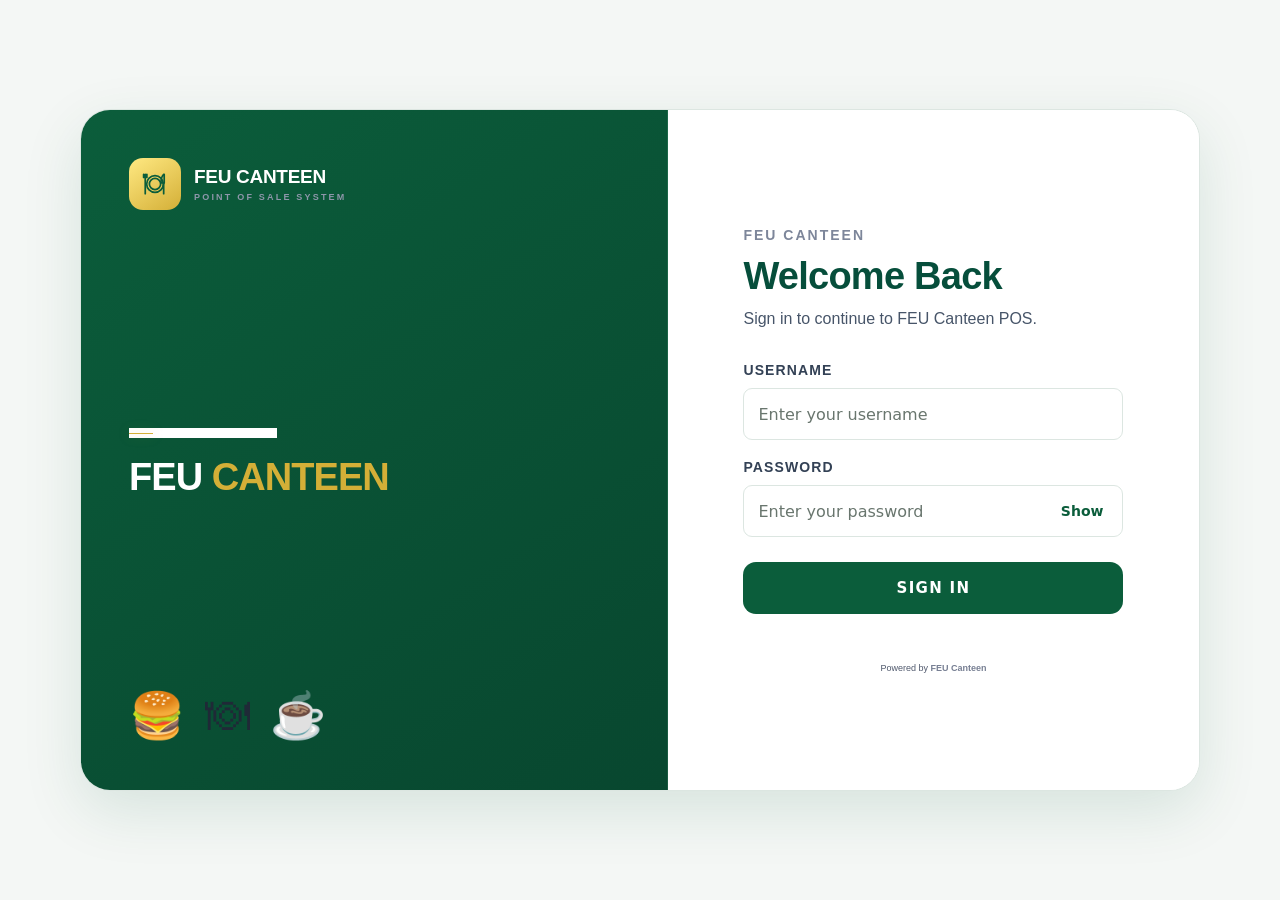
<file: pages/sales.html>
<!DOCTYPE html>
<html lang="en">

<head>
    <meta charset="UTF-8">
    <meta name="viewport" content="width=device-width, initial-scale=1.0">
    <title>Sales | FEU CANTEEN</title>
    <link rel="stylesheet" href="../css/style.css">
    <link rel="stylesheet" href="../css/canteen_motion.css">

    <style>
        .sales-page {
            padding: 32px 42px;
            max-width: 1600px;
            margin: auto;
        }

        .sales-heading {
            display: flex;
            justify-content: space-between;
            align-items: flex-end;
            gap: 20px;
            margin-bottom: 24px;
        }

        .sales-heading h2 {
            margin-top: 7px;
            font-family: "Playfair Display", Georgia, serif;
            font-size: 36px;
            letter-spacing: -1px;
        }

        .sales-heading p {
            margin-top: 7px;
            color: #7d869a;
            font-size: 12px;
        }

        .sales-refresh {
            min-height: 42px;
            padding: 0 18px;
            border: 1px solid rgba(255,255,255,0.09);
            border-radius: 10px;
            background: rgba(255,255,255,0.045);
            color: #D4AF37;
            font-size: 10px;
            font-weight: 700;
            cursor: pointer;
            transition: 0.25s ease;
        }

        .sales-refresh:hover {
            background: rgba(255,255,255,0.09);
            transform: translateY(-2px);
        }

        .sales-stats {
            display: grid;
            grid-template-columns: repeat(4, 1fr);
            gap: 14px;
            margin-bottom: 18px;
        }

        .sales-stat {
            padding: 18px;
            border: 1px solid rgba(255,255,255,0.08);
            border-radius: 15px;
            background: rgba(255,255,255,0.045);

        }

        .sales-stat-label {
            color: #858da0;
            font-size: 9px;
            letter-spacing: 1px;
        }

        .sales-stat-value {
            margin-top: 8px;
            color: #f5f5f8;
            font-size: 25px;
            font-weight: 700;
        }

        .sales-stat-small {
            margin-top: 4px;
            color: #626b7f;
            font-size: 9px;
        }

        .sales-panel {
            min-width: 0;
            padding: 22px;
            border: 1px solid rgba(255,255,255,0.08);
            border-radius: 18px;
            background: rgba(255,255,255,0.045);

        }

        .sales-toolbar {
            display: flex;
            flex-wrap: wrap;
            gap: 10px;
            margin-bottom: 20px;
        }

        .sales-search {
            flex: 1;
            height: 44px;
            padding: 0 15px;
            border: 1px solid rgba(255,255,255,0.09);
            border-radius: 10px;
            outline: none;
            background: rgba(255,255,255,0.055);
            color: #ffffff;
            font-size: 12px;
        }

        .sales-search::placeholder {
            color: #697287;
        }

        .sales-date {
            width: 170px;
            height: 44px;
            padding: 0 12px;
            border: 1px solid rgba(255,255,255,0.09);
            border-radius: 10px;
            outline: none;
            background: #171a28;
            color: #ffffff;
            font-size: 11px;
        }

        .sales-filter,
        .sales-date-range {
            height: 44px;
            padding: 0 12px;
            border: 1px solid rgba(255,255,255,0.09);
            border-radius: 10px;
            outline: none;
            background: #171a28;
            color: #ffffff;
            font-size: 11px;
        }

        .sales-filter {
            min-width: 150px;
        }

        .sales-date-range {
            width: 145px;
        }

        .sales-date-range[hidden] {
            display: none;
        }

        .sales-table {
            width: 100%;
            min-width: 1020px;
            border-collapse: collapse;
        }

        .sales-table-wrap {
            width: 100%;
            max-width: 100%;
            overflow-x: auto;
            -webkit-overflow-scrolling: touch;
        }

        .sales-table th {
            padding: 13px 10px;
            border-bottom: 1px solid rgba(255,255,255,0.08);
            color: #687186;
            text-align: left;
            font-size: 9px;
            letter-spacing: 1px;
            text-transform: uppercase;
        }

        .sales-table td {
            padding: 14px 10px;
            border-bottom: 1px solid rgba(255,255,255,0.055);
            color: #b9c0cf;
            font-size: 11px;
        }

        .sales-table tbody tr {
            transition: 0.25s ease;
        }

        .sales-table tbody tr:hover {
            background: rgba(255,255,255,0.025);
        }

        .sales-table tr:last-child td {
            border-bottom: none;
        }

        .transaction-id {
            color: #0B5D3B;
            font-weight: 700;
            font-size: 13px;
        }

        .sale-date {
            color: #1F2937;
            font-size: 13px;
        }

        .sale-time {
            margin-top: 4px;
            color: #475569;
            font-size: 12px;
        }

        .sale-staff {
            color: #1F2937;
            font-size: 13px;
            font-weight: 600;
        }

        .sale-staff-role {
            margin-top: 4px;
            color: #475569;
            font-size: 12px;
        }

        .sale-items {
            max-width: 280px;
            color: #1F2937;
            font-size: 14px;
            line-height: 1.45;
        }

        .sale-item-line {
            display: block;
        }

        .item-more {
            color: #475569;
            font-size: 12px;
        }

        .sale-total {
            color: #0B5D3B;
            font-size: 14px;
            font-weight: 700;
        }

        .sale-cash {
            color: #9da5b6;
        }

        .sale-change {
            color: #6ee7b7;
            font-weight: 700;
        }


        .payment-badge {
            display: inline-flex;
            align-items: center;
            justify-content: center;
            min-width: 76px;
            padding: 6px 9px;
            border: 1px solid #C8D9CF;
            border-radius: 999px;
            background: #EAF5EF;
            color: #0B5D3B;
            font-size: 12px;
            font-weight: 600;
            white-space: nowrap;
        }

        .payment-badge.gcash {
            border-color: #E5D8A8;
            background: #FBF6E5;
            color: #705A13;
        }

        .payment-badge.cash {
            color: #0B5D3B;
        }

        .sale-reference {
            display: block;
            max-width: 150px;
            overflow: hidden;
            text-overflow: ellipsis;
            white-space: nowrap;
            color: #475569;
            font-size: 12px;
        }

        .sale-actions {
            display: flex;
            align-items: center;
            gap: 7px;
        }

        .sale-action {
            min-width: 36px;
            height: 32px;
            display: inline-flex;
            align-items: center;
            justify-content: center;
            padding: 0 9px;
            place-items: center;
            border: 1px solid #BFD5C7;
            border-radius: 8px;
            background: #FFFFFF;
            color: #0B5D3B;
            font-size: 12px;
            font-weight: 600;
            white-space: nowrap;
            cursor: pointer;
            transition: transform .18s ease, background-color .18s ease, border-color .18s ease, color .18s ease;
        }

        .sale-action:hover {
            transform: translateY(-1px);
            background: #EAF5EF;
            border-color: #137A4B;
            color: #064E3B;
        }

        .empty-sales {
            padding: 70px 20px;
            text-align: center;
            color: #6c7589;
        }

        .empty-sales-icon {
            margin-bottom: 10px;
            color: #b4a7df;
            font-size: 32px;
        }

        .empty-sales strong {
            display: block;
            color: #aeb6c7;
            font-size: 13px;
        }

        .empty-sales span {
            display: block;
            margin-top: 5px;
            font-size: 10px;
        }

        .modal-overlay {
            position: fixed;
            inset: 0;
            display: none;
            align-items: center;
            justify-content: center;
            padding: 20px;
            background: rgba(2,4,10,0.72);

            z-index: 1000;
        }

        .modal-overlay.show {
            display: flex;
        }

        .sale-modal {
            width: min(520px, 100%);
            max-height: calc(100vh - 32px);
            overflow-y: auto;
            padding: 26px;
            border: 1px solid #DCE6E1;
            border-radius: 16px;
            background: #FFFFFF;
            color: #1F2937;
            box-shadow: 0 20px 60px rgba(15,55,37,.18);
        }

        .modal-header {
            display: flex;
            justify-content: space-between;
            align-items: flex-start;
            gap: 15px;
            margin-bottom: 20px;
        }

        .modal-header h3 {
            margin-top: 7px;
            font-family: "Playfair Display", Georgia, serif;
            font-size: 25px;
        }

        .modal-header p {
            margin-top: 5px;
            color: #64748B;
            font-size: 13px;
        }

        .close-modal {
            width: 34px;
            height: 34px;
            display: grid;
            place-items: center;
            flex-shrink: 0;
            border: 1px solid #C8D9CF;
            border-radius: 8px;
            background: #FFFFFF;
            color: #0B5D3B;
            cursor: pointer;
            font-size: 20px;
        }

        .sale-details {
            border: 1px solid #DCE6E1;
            border-radius: 10px;
            background: #FFFFFF;
            overflow: hidden;
        }

        .sale-detail-row {
            display: flex;
            justify-content: space-between;
            gap: 15px;
            padding: 11px 13px;
            border-bottom: 1px solid #E8EFEB;
            color: #475569;
            font-size: 13px;
        }

        .sale-detail-row:last-child {
            border-bottom: none;
        }

        .sale-detail-row strong {
            color: #1F2937;
            font-size: 13px;
            font-weight: 600;
            text-align: right;
        }

        .modal-items {
            margin-top: 15px;
        }

        .modal-items-title {
            margin-bottom: 9px;
            color: #0B5D3B;
            font-size: 12px;
            font-weight: 700;
            letter-spacing: 0.8px;
            text-transform: uppercase;
        }

        .modal-item {
            display: flex;
            justify-content: space-between;
            gap: 15px;
            padding: 10px 0;
            border-bottom: 1px dashed #DCE6E1;
            color: #1F2937;
            font-size: 14px;
        }

        .modal-item:last-child {
            border-bottom: none;
        }

        .modal-item-meta {
            margin-top: 3px;
            color: #475569;
            font-size: 12px;
        }

        .modal-total {
            display: flex;
            justify-content: space-between;
            margin-top: 12px;
            padding-top: 13px;
            border-top: 1px solid #DCE6E1;
            color: #475569;
            font-size: 14px;
            font-weight: 800;
        }

        .modal-total strong {
            color: #0B5D3B;
            font-size: 16px;
            font-weight: 700;
        }

        .modal-actions {
            display: flex;
            gap: 9px;
            margin-top: 20px;
        }

        .modal-button {
            flex: 1;
            height: 44px;
            border-radius: 9px;
            font-size: 14px;
            font-weight: 650;
            cursor: pointer;
        }

        .modal-close-button {
            border: 1px solid #BFD5C7;
            background: #FFFFFF;
            color: #0B5D3B;
        }

        .modal-print-button {
            border: none;
            background: #0B5D3B;
            color: #FFFFFF;
        }

        .modal-positive-amount {
            color: #0B5D3B !important;
        }

        .modal-button:hover {
            transform: translateY(-1px);
        }

        .modal-close-button:hover {
            background: #EAF5EF;
        }

        .modal-print-button:hover {
            background: #064E3B;
        }

        .print-receipt-area {
            display: none;
        }

        @media print {

            body * {
                visibility: hidden !important;
            }

            .print-receipt-area,
            .print-receipt-area * {
                visibility: visible !important;
            }

            .print-receipt-area {
                display: block !important;
                position: absolute;
                left: 0;
                top: 0;
                width: 100%;
                padding: 20px;
                background: #ffffff;
                color: #111111;
                font-family: Arial, Helvetica, sans-serif;
            }

            .print-receipt {
                width: 100%;
                max-width: 500px;
                margin: 0 auto;
            }

            .print-header {
                text-align: center;
                padding-bottom: 15px;
                border-bottom: 2px dashed #111111;
            }

            .print-header h1 {
                margin: 0;
                font-size: 25px;
            }

            .print-header p {
                margin: 6px 0 0;
                font-size: 12px;
                color: #555555;
            }

            .print-info {
                padding: 15px 0;
                border-bottom: 1px dashed #999999;
            }

            .print-info-row {
                display: flex;
                justify-content: space-between;
                gap: 20px;
                padding: 4px 0;
                font-size: 12px;
            }

            .print-items {
                padding: 10px 0;
            }

            .print-item {
                display: grid;
                grid-template-columns: 1fr auto;
                gap: 3px 15px;
                padding: 10px 0;
                border-bottom: 1px dashed #dddddd;
            }

            .print-item-name {
                font-size: 12px;
                font-weight: 700;
            }

            .print-item-qty {
                font-size: 10px;
                color: #555555;
            }

            .print-item-total {
                grid-column: 2;
                grid-row: 1 / 3;
                align-self: center;
                font-size: 12px;
                font-weight: 700;
            }

            .print-summary {
                margin-top: 15px;
                padding-top: 12px;
                border-top: 2px solid #111111;
            }

            .print-summary-row {
                display: flex;
                justify-content: space-between;
                gap: 20px;
                padding: 5px 0;
                font-size: 12px;
            }

            .print-total {
                margin-top: 7px;
                padding-top: 10px;
                border-top: 1px solid #111111;
                font-size: 18px;
                font-weight: 800;
            }

            .print-footer {
                margin-top: 25px;
                padding-top: 15px;
                border-top: 2px dashed #111111;
                text-align: center;
                font-size: 11px;
                color: #555555;
                line-height: 1.6;
            }

            @page {
                margin: 10mm;
            }
        }

        @media (max-width: 1000px) {

            .sales-stats {
                grid-template-columns: repeat(2, 1fr);
            }

            .sales-panel {
                overflow-x: auto;
            }

            .sales-table {
                min-width: 1180px;
            }
        }

        @media (max-width: 700px) {

            .sales-page {
                padding: 25px 20px;
            }

            .sales-heading {
                flex-direction: column;
                align-items: flex-start;
            }

            .sales-refresh {
                width: 100%;
            }

            .sales-stats {
                grid-template-columns: 1fr;
            }

            .sales-toolbar {
                flex-direction: column;
            }

            .sales-date {
                width: 100%;
            }

            .sales-filter,
            .sales-date-range {
                width: 100%;
            }
        }
    </style>
    <link rel="stylesheet" href="../css/canteen_theme.css">
</head>

<body>



    <aside class="sidebar">

        <div class="brand">
            <div class="brand-mark"><svg viewBox="0 0 24 24" fill="none" stroke="currentColor" stroke-width="1.6" stroke-linecap="round" stroke-linejoin="round" aria-hidden="true"><circle cx="12" cy="12" r="7.7"/><circle cx="12" cy="12" r="5.2"/><path d="M3 3v5m-1.5-5v3M4.5 3v3M3 8v13M20 3c-2 2-2.5 5-2.5 8h3V3zm0 8v10"/></svg></div>

            <div>
                <h1>FEU CANTEEN</h1><span>POINT OF SALE SYSTEM</span>

            </div>
        </div>

        <nav class="navigation">

            <a href="../index.html" class="nav-item">
                <span class="nav-icon"><svg viewBox="0 0 24 24" fill="none" stroke="currentColor" stroke-width="1.8" stroke-linecap="round" stroke-linejoin="round" aria-hidden="true"><path d="m3 10 9-7 9 7v10a1 1 0 0 1-1 1h-6v-7h-4v7H4a1 1 0 0 1-1-1z"/></svg></span>
                <span>Dashboard</span>
            </a>

            <a href="pos.html" class="nav-item">
                <span class="nav-icon"><svg viewBox="0 0 24 24" fill="none" stroke="currentColor" stroke-width="1.8" stroke-linecap="round" stroke-linejoin="round" aria-hidden="true"><path d="M3 4h2l2.2 11.1a2 2 0 0 0 2 1.6h8.6a2 2 0 0 0 1.9-1.4L22 8H6"/><circle cx="10" cy="20" r="1"/><circle cx="18" cy="20" r="1"/></svg></span>
                <span>POS</span>
            </a>

            <a href="products.html" class="nav-item">
                <span class="nav-icon"><svg viewBox="0 0 24 24" fill="none" stroke="currentColor" stroke-width="1.8" stroke-linecap="round" stroke-linejoin="round" aria-hidden="true"><path d="M3 8h18M5 8c.4 6 3.1 9 7 9s6.6-3 7-9"/><path d="M5 5h14M7 12h10M9 15h6"/></svg></span>
                <span>Products</span>
            </a>

            <a href="inventory.html" class="nav-item">
                <span class="nav-icon"><svg viewBox="0 0 24 24" fill="none" stroke="currentColor" stroke-width="1.8" stroke-linecap="round" stroke-linejoin="round" aria-hidden="true"><path d="m12 3 9 4.5v9L12 21l-9-4.5v-9z"/><path d="m3.5 7.7 8.5 4.5 8.5-4.5M12 12.2V21"/></svg></span>
                <span>Inventory</span>
            </a>

            <a href="sales.html" class="nav-item active">
                <span class="nav-icon"><svg viewBox="0 0 24 24" fill="none" stroke="currentColor" stroke-width="1.8" stroke-linecap="round" stroke-linejoin="round" aria-hidden="true"><path d="M6 3h12v18l-2-1.5-2 1.5-2-1.5-2 1.5-2-1.5L6 21z"/><path d="M9 8h6M9 12h6M9 16h4"/></svg></span>
                <span>Sales</span>
            </a>

            <a href="customers.html" class="nav-item">
                <span class="nav-icon"><svg viewBox="0 0 24 24" fill="none" stroke="currentColor" stroke-width="1.8" stroke-linecap="round" stroke-linejoin="round" aria-hidden="true"><circle cx="9" cy="8" r="3"/><path d="M3 20v-1a6 6 0 0 1 12 0v1zM16 5.5a3 3 0 0 1 0 5.8M18 14a4.5 4.5 0 0 1 3 4.3V20h-3"/></svg></span>
                <span>Customers</span>
            </a>

            <a href="reports.html" class="nav-item">
                <span class="nav-icon"><svg viewBox="0 0 24 24" fill="none" stroke="currentColor" stroke-width="1.8" stroke-linecap="round" stroke-linejoin="round" aria-hidden="true"><path d="M4 20V11h4v9M10 20V5h4v15M16 20v-7h4v7M3 20h18"/></svg></span>
                <span>Reports</span>
            </a>
<a href="settings.html" class="nav-item"><span class="nav-icon"><svg viewBox="0 0 24 24" fill="none" stroke="currentColor" stroke-width="1.8" stroke-linecap="round" stroke-linejoin="round" aria-hidden="true"><circle cx="12" cy="12" r="3"/><circle cx="12" cy="12" r="7.5"/><path d="M12 2v2m0 16v2M2 12h2m16 0h2m-4.34-9.66 1.42 1.42m-14.16 14.16 1.42 1.42m11.32 0 1.42-1.42M4.34 4.34 5.76 5.76"/></svg></span><span>Settings</span></a>
</nav>

    </aside>

    <main class="main-content">

        <header class="topbar">

            <div class="mobile-brand">
                <strong>FEU CANTEEN</strong>
            </div>

            <div class="topbar-right">

                <div class="live-time">
                    <span class="live-dot"></span>
                    <span id="liveTime">--:--:-- --</span>
                </div>

                <div class="profile">

                    <div class="profile-avatar"><span class="profile-avatar-text">FEU</span></div>

                    <div class="profile-info">
                        <strong>Canteen Owner</strong>
                        <span>Owner</span>
                    </div><span class="profile-chevron" aria-hidden="true">&#8964;</span>

                </div>

            </div>

        </header>

        <section class="sales-page">

            <div class="sales-heading">

                <div>

                    <span class="eyebrow">
                        FEU CANTEEN
                    </span>

                    <h2>
                        Sales Management
                    </h2>

                    <p>
                        Review completed transactions and monitor your store sales.
                    </p>

                </div>

                <button
                    class="sales-refresh"
                    id="refreshSales"
                    type="button"
                >
                    ↻ Refresh Sales
                </button>

            </div>

            <div class="sales-stats">

                <div class="sales-stat">

                    <div class="sales-stat-label">
                        TOTAL SALES
                    </div>

                    <div
                        class="sales-stat-value"
                        id="totalSales"
                    >
                        ₱0.00
                    </div>

                    <div class="sales-stat-small">
                        All completed sales
                    </div>

                </div>

                <div class="sales-stat">

                    <div class="sales-stat-label">
                        TRANSACTIONS
                    </div>

                    <div
                        class="sales-stat-value"
                        id="totalTransactions"
                    >
                        0
                    </div>

                    <div class="sales-stat-small">
                        Completed transactions
                    </div>

                </div>

                <div class="sales-stat">

                    <div class="sales-stat-label">
                        ITEMS SOLD
                    </div>

                    <div
                        class="sales-stat-value"
                        id="itemsSold"
                    >
                        0
                    </div>

                    <div class="sales-stat-small">
                        Total units sold
                    </div>

                </div>

                <div class="sales-stat">

                    <div class="sales-stat-label">
                        TODAY'S SALES
                    </div>

                    <div
                        class="sales-stat-value"
                        id="todaySales"
                    >
                        ₱0.00
                    </div>

                    <div class="sales-stat-small">
                        Sales made today
                    </div>

                </div>

            </div>

            <div class="sales-panel">

                <div class="sales-toolbar">

                    <input
                        type="text"
                        id="salesSearch"
                        class="sales-search"
                        placeholder="Search transaction or product..."
                    >

                    <select id="salesDateFilter" class="sales-filter" aria-label="Date filter">
                        <option value="all">All Dates</option>
                        <option value="today">Today</option>
                        <option value="yesterday">Yesterday</option>
                        <option value="last7">Last 7 Days</option>
                        <option value="thisWeek">This Week</option>
                        <option value="thisMonth">This Month</option>
                        <option value="lastMonth">Last Month</option>
                        <option value="custom">Custom Date Range</option>
                    </select>

                    <input type="date" id="salesStartDate" class="sales-date-range" aria-label="Start date" hidden>
                    <input type="date" id="salesEndDate" class="sales-date-range" aria-label="End date" hidden>

                    <select id="salesPaymentFilter" class="sales-filter" aria-label="Payment method filter">
                        <option value="all">All Payments</option>
                        <option value="Cash">Cash</option>
                        <option value="GCash">GCash</option>
                    </select>

                    <select id="salesStaffFilter" class="sales-filter" aria-label="Staff filter">
                        <option value="all">All Staff</option>
                    </select>

                </div>

                <div id="salesTableContainer" class="sales-table-wrap"></div>

            </div>

        </section>

        <footer>
            <span>Powered by FEU Canteen</span>
            <span>POS SYSTEM</span>
        </footer>

    </main>

    <div
        class="modal-overlay"
        id="saleModal"
    >

        <div class="sale-modal">

            <div class="modal-header">

                <div>

                    <span class="eyebrow">
                        TRANSACTION DETAILS
                    </span>

                    <h3>
                        Sale Details
                    </h3>

                    <p>
                        Complete information for this transaction.
                    </p>

                </div>

                <button
                    class="close-modal"
                    id="closeSaleModal"
                    type="button"
                >
                    ×
                </button>

            </div>

            <div id="saleDetails"></div>

            <div class="modal-actions">

                <button
                    class="modal-button modal-close-button"
                    id="closeSaleButton"
                    type="button"
                >
                    Close
                </button>

                <button
                    class="modal-button modal-print-button"
                    id="printSaleButton"
                    type="button"
                >
                    Print Receipt
                </button>

            </div>

        </div>

    </div>

    <div
        id="printReceiptArea"
        class="print-receipt-area"
    ></div>

    <script src="../js/app.js"></script>

    <script>
        const SALES_STORAGE_KEY = "feuCanteenSales";
        const SETTINGS_STORAGE_KEY = "feuCanteenSettings";

        let sales = [];
        let selectedSale = null;

        document.addEventListener("DOMContentLoaded", function() {

            loadSales();

            renderSales();

            document
                .getElementById("salesSearch")
                .addEventListener(
                    "input",
                    renderSales
                );

            document
                .getElementById("salesDateFilter")
                .addEventListener("change", function() {
                    toggleCustomDateInputs();
                    renderSales();
                });

            ["salesStartDate", "salesEndDate", "salesPaymentFilter", "salesStaffFilter"]
                .forEach(function(id) {
                    document.getElementById(id).addEventListener("change", renderSales);
                });

            document
                .getElementById("refreshSales")
                .addEventListener(
                    "click",
                    function() {

                        loadSales();

                        renderSales();

                    }
                );

            document
                .getElementById("closeSaleModal")
                .addEventListener(
                    "click",
                    closeSaleModal
                );

            document
                .getElementById("closeSaleButton")
                .addEventListener(
                    "click",
                    closeSaleModal
                );

            document
                .getElementById("printSaleButton")
                .addEventListener(
                    "click",
                    printSelectedSale
                );

            document
                .getElementById("saleModal")
                .addEventListener(
                    "click",
                    function(event) {

                        if (event.target === this) {
                            closeSaleModal();
                        }

                    }
                );

        });

        window.addEventListener("storage", function(event) {

            if (event.key === SALES_STORAGE_KEY) {

                loadSales();

                renderSales();

            }

        });

        function loadSales() {

            const saved =
                localStorage.getItem(
                    SALES_STORAGE_KEY
                );

            if (!saved) {

                sales = [];

                populateStaffFilter();

                return;
            }

            try {

                sales = JSON.parse(saved);

                if (!Array.isArray(sales)) {
                    sales = [];
                }

            } catch (error) {

                sales = [];

            }

            populateStaffFilter();

        }

        function populateStaffFilter() {

            const select = document.getElementById("salesStaffFilter");
            const currentValue = select.value;
            const staff = [];
            const seen = {};

            sales.forEach(function(sale) {
                const identity = getSaleStaffIdentity(sale);
                const key = identity.id || identity.name;

                if (!seen[key]) {
                    seen[key] = true;
                    staff.push({
                        id: identity.id,
                        name: identity.name,
                        key: key
                    });
                }
            });

            staff.sort(function(first, second) {
                return first.name.localeCompare(second.name);
            });

            select.innerHTML = '<option value="all">All Staff</option>' +
                staff.map(function(identity) {
                    return '<option value="' + escapeHTML(identity.key) + '">' +
                        escapeHTML(identity.name) + '</option>';
                }).join("");

            if (staff.some(function(identity) { return identity.key === currentValue; })) {
                select.value = currentValue;
            }

        }

        function getFilteredSales() {

            const search = document.getElementById("salesSearch").value.toLowerCase().trim();
            const dateFilter = document.getElementById("salesDateFilter").value;
            const paymentFilter = document.getElementById("salesPaymentFilter").value;
            const staffFilter = document.getElementById("salesStaffFilter").value;
            const today = new Date();
            const todayKey = getDateKey(today);
            const yesterdayKey = getDateKey(new Date(today.getFullYear(), today.getMonth(), today.getDate() - 1));
            const startDate = document.getElementById("salesStartDate").value;
            const endDate = document.getElementById("salesEndDate").value;

            return sales.filter(function(sale) {
                const transaction = String(sale.transaction || "").toLowerCase();
                const itemsText = (sale.items || []).map(function(item) {
                    return String(item.name || "").toLowerCase();
                }).join(" ");
                const saleDate = getSaleDateKey(sale);
                const identity = getSaleStaffIdentity(sale);
                const normalizedPayment = String(sale.paymentMethod || "Cash").toLowerCase();
                let matchesDate = true;

                if (dateFilter === "today") {
                    matchesDate = saleDate === todayKey;
                } else if (dateFilter === "yesterday") {
                    matchesDate = saleDate === yesterdayKey;
                } else if (dateFilter === "last7") {
                    matchesDate = saleDate >= getDateKey(new Date(today.getFullYear(), today.getMonth(), today.getDate() - 6)) && saleDate <= todayKey;
                } else if (dateFilter === "thisWeek") {
                    const weekStart = new Date(today);
                    weekStart.setDate(today.getDate() - ((today.getDay() + 6) % 7));
                    matchesDate = saleDate >= getDateKey(weekStart) && saleDate <= todayKey;
                } else if (dateFilter === "thisMonth") {
                    matchesDate = saleDate >= getDateKey(new Date(today.getFullYear(), today.getMonth(), 1)) && saleDate <= todayKey;
                } else if (dateFilter === "lastMonth") {
                    matchesDate = saleDate >= getDateKey(new Date(today.getFullYear(), today.getMonth() - 1, 1)) && saleDate < getDateKey(new Date(today.getFullYear(), today.getMonth(), 1));
                } else if (dateFilter === "custom") {
                    matchesDate = (!startDate || saleDate >= startDate) && (!endDate || saleDate <= endDate);
                }

                return (!search || transaction.includes(search) || itemsText.includes(search)) &&
                    matchesDate &&
                    (paymentFilter === "all" || normalizedPayment === paymentFilter.toLowerCase()) &&
                    (staffFilter === "all" || identity.id === staffFilter || identity.name === staffFilter);
            });

        }

        function toggleCustomDateInputs() {
            const isCustom = document.getElementById("salesDateFilter").value === "custom";
            document.getElementById("salesStartDate").hidden = !isCustom;
            document.getElementById("salesEndDate").hidden = !isCustom;
        }

        function getSaleStaffIdentity(sale) {
            const id = String(sale.staffId || sale.staff_id || "").trim();
            const name = String(sale.staffName || sale.staff || sale.staffUsername || "").trim();
            return {
                id: id,
                name: name || "Unassigned/Unknown"
            };
        }

        function getSaleDateKey(sale) {
            if (sale.timestamp) {
                const timestampDate = new Date(sale.timestamp);
                if (!Number.isNaN(timestampDate.getTime())) {
                    return getDateKey(timestampDate);
                }
            }
            return convertSaleDate(sale.date);
        }

        function getDateKey(date) {
            return date.getFullYear() + "-" +
                String(date.getMonth() + 1).padStart(2, "0") + "-" +
                String(date.getDate()).padStart(2, "0");
        }

        function renderSales() {

            const container =
                document.getElementById(
                    "salesTableContainer"
                );

            const search =
                document
                    .getElementById("salesSearch")
                    .value
                    .toLowerCase()
                    .trim();

            const filtered = getFilteredSales();

            updateStats(filtered);

            if (filtered.length === 0) {

                container.innerHTML = `
                    <div class="empty-sales">

                        <div class="empty-sales-icon">
                            🧾
                        </div>

                        <strong>
                            No sales found
                        </strong>

                        <span>
                            Completed POS transactions will appear here.
                        </span>

                    </div>
                `;

                return;
            }

            let rows = "";

            filtered.forEach(function(sale, index) {

                const itemCount =
                    sale.items.reduce(
                        function(total, item) {
                            return total +
                                Number(
                                    item.quantity || 0
                                );
                        },
                        0
                    );

                const visibleItems =
                    sale.items
                        .slice(0, 2)
                        .map(function(item) {

                            return `
                                <span class="sale-item-line">
                                    ${escapeHTML(item.name)}
                                    × ${item.quantity}
                                </span>
                            `;

                        })
                        .join("");

                const extraItems =
                    sale.items.length > 2
                        ? `
                            <span class="item-more">
                                + ${sale.items.length - 2} more item(s)
                            </span>
                        `
                        : "";

                rows += `
                    <tr>

                        <td>
                            <span class="transaction-id">
                                ${escapeHTML(
                                    sale.transaction ||
                                    "Unknown"
                                )}
                            </span>
                        </td>

                        <td>

                            <div class="sale-date">
                                ${escapeHTML(
                                    sale.date || ""
                                )}
                            </div>

                            <div class="sale-time">
                                ${escapeHTML(
                                    sale.time || ""
                                )}
                            </div>

                        </td>

                        <td>

                            <div class="sale-items">
                                ${visibleItems}
                                ${extraItems}
                            </div>

                        </td>

                        <td>
                            <div class="sale-staff">
                                ${escapeHTML(getSaleStaffIdentity(sale).name)}
                            </div>
                            ${sale.staffRole
                                ? `<div class="sale-staff-role">${escapeHTML(sale.staffRole)}</div>`
                                : ""}
                        </td>

                        <td>
                            ${itemCount}
                        </td>

                        <td>
                            <span class="sale-total">
                                ${formatMoney(sale.total)}
                            </span>
                            ${Number(sale.discount || 0) > 0 ? `<div class="sale-reference">Discount: ${formatMoney(sale.discount)}</div>` : ""}
                        </td>

                        <td>
                            <span class="payment-badge ${String(sale.paymentMethod || "Cash").toLowerCase() === "gcash" ? "gcash" : "cash"}">
                                ${String(sale.paymentMethod || "Cash").toLowerCase() === "gcash" ? "GCash" : "Cash"}
                            </span>
                        </td>

                        <td>
                            <span class="sale-reference">
                                ${sale.paymentMethod === "GCash" && sale.referenceNumber
                                    ? escapeHTML(sale.referenceNumber)
                                    : "—"}
                            </span>
                        </td>

                        <td>

                            <div class="sale-actions">

                                <button
                                    class="sale-action"
                                    type="button"
                                    title="View Transaction"
                                    aria-label="View Transaction"
                                    onclick="viewSale(${index})"
                                >
                                    View
                                </button>

                                <button
                                    class="sale-action"
                                    type="button"
                                    title="Print Receipt"
                                    onclick="printSaleByIndex(${index})"
                                >
                                    ⎙
                                </button>

                            </div>

                        </td>

                    </tr>
                `;

            });

            container.innerHTML = `

                <table class="sales-table">

                    <thead>

                        <tr>
                            <th>Transaction</th>
                            <th>Date</th>
                            <th>Items</th>
                            <th>Staff</th>
                            <th>Qty</th>
                            <th>Total</th>
                            <th>Payment</th>
                            <th>Reference</th>
                            <th>Actions</th>
                        </tr>

                    </thead>

                    <tbody>
                        ${rows}
                    </tbody>

                </table>

            `;

        }

        function updateStats(filtered) {

            filtered = filtered || getFilteredSales();

            const totalSales =
                filtered.reduce(
                    function(total, sale) {
                        return total +
                            Number(sale.total || 0);
                    },
                    0
                );

            const totalTransactions =
                filtered.length;

            const itemsSold =
                filtered.reduce(
                    function(total, sale) {

                        return total +
                            (sale.items || []).reduce(
                                function(itemTotal, item) {

                                    return itemTotal +
                                        Number(
                                            item.quantity || 0
                                        );

                                },
                                0
                            );

                    },
                    0
                );

            const today =
                new Date();

            const todayKey =
                today.getFullYear() +
                "-" +
                String(
                    today.getMonth() + 1
                ).padStart(2, "0") +
                "-" +
                String(
                    today.getDate()
                ).padStart(2, "0");

            const todaySales =
                filtered.reduce(
                    function(total, sale) {

                        return total +
                            (
                                convertSaleDate(
                                    sale.date
                                ) === todayKey
                                    ? Number(
                                        sale.total || 0
                                    )
                                    : 0
                            );

                    },
                    0
                );

            document.getElementById(
                "totalSales"
            ).textContent =
                formatMoney(totalSales);

            document.getElementById(
                "totalTransactions"
            ).textContent =
                totalTransactions;

            document.getElementById(
                "itemsSold"
            ).textContent =
                itemsSold;

            document.getElementById(
                "todaySales"
            ).textContent =
                formatMoney(todaySales);

        }

        function viewSale(index) {

            const sale =
                getFilteredSaleByIndex(index);

            if (!sale) {
                return;
            }

            selectedSale = sale;

            const itemsHTML =
                (sale.items || []).map(
                    function(item) {

                        return `
                            <div class="modal-item">

                                <div>

                                    <strong>
                                        ${escapeHTML(
                                            item.name
                                        )}
                                    </strong>

                                    <div class="modal-item-meta">
                                        ${item.quantity}
                                        ×
                                        ${formatMoney(
                                            item.price
                                        )}
                                    </div>

                                </div>

                                <strong>
                                    ${formatMoney(
                                        item.subtotal
                                    )}
                                </strong>

                            </div>
                        `;

                    }
                ).join("");

            document.getElementById(
                "saleDetails"
            ).innerHTML = `

                <div class="sale-details">

                    <div class="sale-detail-row">
                        <span>Transaction</span>
                        <strong>
                            ${escapeHTML(
                                sale.transaction
                            )}
                        </strong>
                    </div>

                    <div class="sale-detail-row">
                        <span>Date</span>
                        <strong>
                            ${escapeHTML(
                                sale.date
                            )}
                        </strong>
                    </div>

                    <div class="sale-detail-row">
                        <span>Time</span>
                        <strong>
                            ${escapeHTML(
                                sale.time
                            )}
                        </strong>
                    </div>

                </div>

                <div class="modal-items">

                    <div class="modal-items-title">
                        Purchased Items
                    </div>

                    ${itemsHTML}

                </div>

                <div class="modal-total">
                    <span>Subtotal</span>
                    <strong>
                        ${formatMoney(
                            sale.subtotal !== undefined ? sale.subtotal : sale.total
                        )}
                    </strong>
                </div>

                <div class="sale-details" style="margin-top: 10px;">
                    <div class="sale-detail-row">
                        <span>Discount</span>
                        <strong>${formatMoney(sale.discount)}</strong>
                    </div>
                </div>

                <div class="modal-total">
                    <span>Total</span>
                    <strong>
                        ${formatMoney(
                            sale.total
                        )}
                    </strong>
                </div>

                <div class="sale-details" style="margin-top: 15px;">

                    <div class="sale-detail-row">
                        <span>Cash Received</span>
                        <strong>
                            ${formatMoney(
                                sale.cash
                            )}
                        </strong>
                    </div>

                    <div class="sale-detail-row">
                        <span>Change</span>
                        <strong class="modal-positive-amount">
                            ${formatMoney(
                                sale.change
                            )}
                        </strong>
                    </div>

                </div>
            `;

            document
                .getElementById("saleModal")
                .classList.add("show");

        }

        function getFilteredSaleByIndex(index) {
            return getFilteredSales()[index] || null;

        }

        function printSaleByIndex(index) {

            const sale =
                getFilteredSaleByIndex(index);

            if (!sale) {
                return;
            }

            selectedSale = sale;

            printSale(sale);

        }

        function printSelectedSale() {

            if (!selectedSale) {
                return;
            }

            printSale(selectedSale);

        }

        function printSale(sale) {

            let receiptSettings = {};
            try { receiptSettings = JSON.parse(localStorage.getItem(SETTINGS_STORAGE_KEY) || "{}"); } catch (error) { receiptSettings = {}; }
            const storeName = escapeHTML(receiptSettings.storeName || "FEU CANTEEN");
            const storeDetails = [receiptSettings.storeAddress, receiptSettings.storePhone, receiptSettings.storeEmail].filter(Boolean).map(escapeHTML).join("<br>");
            const customerLine = receiptSettings.showCustomer !== false ? `<div class="print-info-row"><span>Customer</span><strong>${escapeHTML(sale.customerName || "Walk-in Customer")}</strong></div>` : "";
            const paymentLine = receiptSettings.showPaymentMethod !== false ? `<div class="print-summary-row"><span>Payment Method</span><strong>${sale.paymentMethod === "GCash" ? "GCash" : "Cash"}</strong></div>` : "";
            const referenceLine = sale.paymentMethod === "GCash" && receiptSettings.showGcashReference !== false ? `<div class="print-summary-row"><span>GCash Reference</span><strong>${escapeHTML(sale.referenceNumber || "—")}</strong></div>` : "";

            const itemsHTML =
                (sale.items || []).map(
                    function(item) {

                        return `
                            <div class="print-item">

                                <div class="print-item-name">
                                    ${escapeHTML(
                                        item.name
                                    )}
                                </div>

                                <div class="print-item-qty">
                                    ${item.quantity}
                                    ×
                                    ${formatMoney(
                                        item.price
                                    )}
                                </div>

                                <div class="print-item-total">
                                    ${formatMoney(
                                        item.subtotal
                                    )}
                                </div>

                            </div>
                        `;

                    }
                ).join("");

            document.getElementById(
                "printReceiptArea"
            ).innerHTML = `

                <div class="print-receipt">

                    <div class="print-header">
                        <h1>
                            ${storeName}
                        </h1>

                        <p>
                            Sales Receipt
                        </p>
                        ${storeDetails ? `<p>${storeDetails}</p>` : ""}
                    </div>

                    <div class="print-info">

                        <div class="print-info-row">
                            <span>
                                Transaction
                            </span>

                            <strong>
                                ${escapeHTML(
                                    sale.transaction
                                )}
                            </strong>
                        </div>

                        <div class="print-info-row">
                            <span>
                                Date
                            </span>

                            <strong>
                                ${escapeHTML(
                                    sale.date
                                )}
                            </strong>
                        </div>

                        <div class="print-info-row">
                            <span>
                                Time
                            </span>

                            <strong>
                                ${escapeHTML(
                                    sale.time
                                )}
                            </strong>
                        </div>

                    </div>

                    <div class="print-items">
                        ${itemsHTML}
                    </div>

                    <div class="print-summary">

                        <div class="print-summary-row">
                            <span>
                                Subtotal
                            </span>

                            <strong>
                                ${formatMoney(
                                    sale.subtotal
                                )}
                            </strong>
                        </div>

                        <div class="print-summary-row">
                            <span>
                                Discount
                            </span>

                            <strong>
                                ${formatMoney(
                                    sale.discount
                                )}
                            </strong>
                        </div>

                        ${customerLine}

                        <div class="print-summary-row">
                            <span>Tax</span>
                            <strong>${formatMoney(sale.tax)}</strong>
                        </div>

                        <div class="print-summary-row print-total">
                            <span>
                                TOTAL
                            </span>

                            <strong>
                                ${formatMoney(
                                    sale.total
                                )}
                            </strong>
                        </div>

                        ${paymentLine}

                        ${
                            sale.paymentMethod === "GCash"
                                ? receiptSettings.showGcashReference !== false ? `
                                    <div class="print-summary-row">
                                        <span>
                                            GCash Reference
                                        </span>

                                        <strong>
                                            ${escapeHTML(sale.referenceNumber || "—")}
                                        </strong>
                                    </div>
                                `
                                : ""
                                : `
                                    <div class="print-summary-row">
                                        <span>
                                            Cash Received
                                        </span>

                                        <strong>
                                            ${formatMoney(sale.cash)}
                                        </strong>
                                    </div>

                                    <div class="print-summary-row">
                                        <span>
                                            Change
                                        </span>

                                        <strong>
                                            ${formatMoney(sale.change)}
                                        </strong>
                                    </div>
                                `
                        }

                    </div>

                    <div class="print-footer">

                        <strong>
                            ${escapeHTML(receiptSettings.receiptFooter || "Thank you for shopping with FEU CANTEEN Store!")}
                        </strong>

                        <br>

                        FEU Canteen POS

                    </div>

                </div>
            `;

            closeSaleModal();

            setTimeout(function() {

                window.print();

            }, 300);

        }

        function closeSaleModal() {

            document
                .getElementById("saleModal")
                .classList.remove("show");

        }

        window.addEventListener(
            "afterprint",
            function() {

                const printArea =
                    document.getElementById(
                        "printReceiptArea"
                    );

                if (printArea) {
                    printArea.innerHTML = "";
                }

            }
        );

        function convertSaleDate(value) {

            if (!value) {
                return "";
            }

            const text =
                String(value).trim();

            const parts =
                text.split("/");

            if (parts.length === 3) {

                let month =
                    Number(parts[0]);

                let day =
                    Number(parts[1]);

                let year =
                    Number(parts[2]);

                if (year < 100) {
                    year += 2000;
                }

                return (
                    year +
                    "-" +
                    String(month).padStart(2, "0") +
                    "-" +
                    String(day).padStart(2, "0")
                );

            }

            return text;

        }

        function formatMoney(value) {

            return Number(
                value || 0
            ).toLocaleString(
                "en-PH",
                {
                    style: "currency",
                    currency: "PHP",
                    minimumFractionDigits: 2,
                    maximumFractionDigits: 2
                }
            );

        }

        function escapeHTML(value) {

            return String(
                value ?? ""
            )
                .replace(
                    /&/g,
                    "&amp;"
                )
                .replace(
                    /</g,
                    "&lt;"
                )
                .replace(
                    />/g,
                    "&gt;"
                )
                .replace(
                    /"/g,
                    "&quot;"
                )
                .replace(
                    /'/g,
                    "&#039;"
                );

        }
    </script>

</body>

</html>
</file>
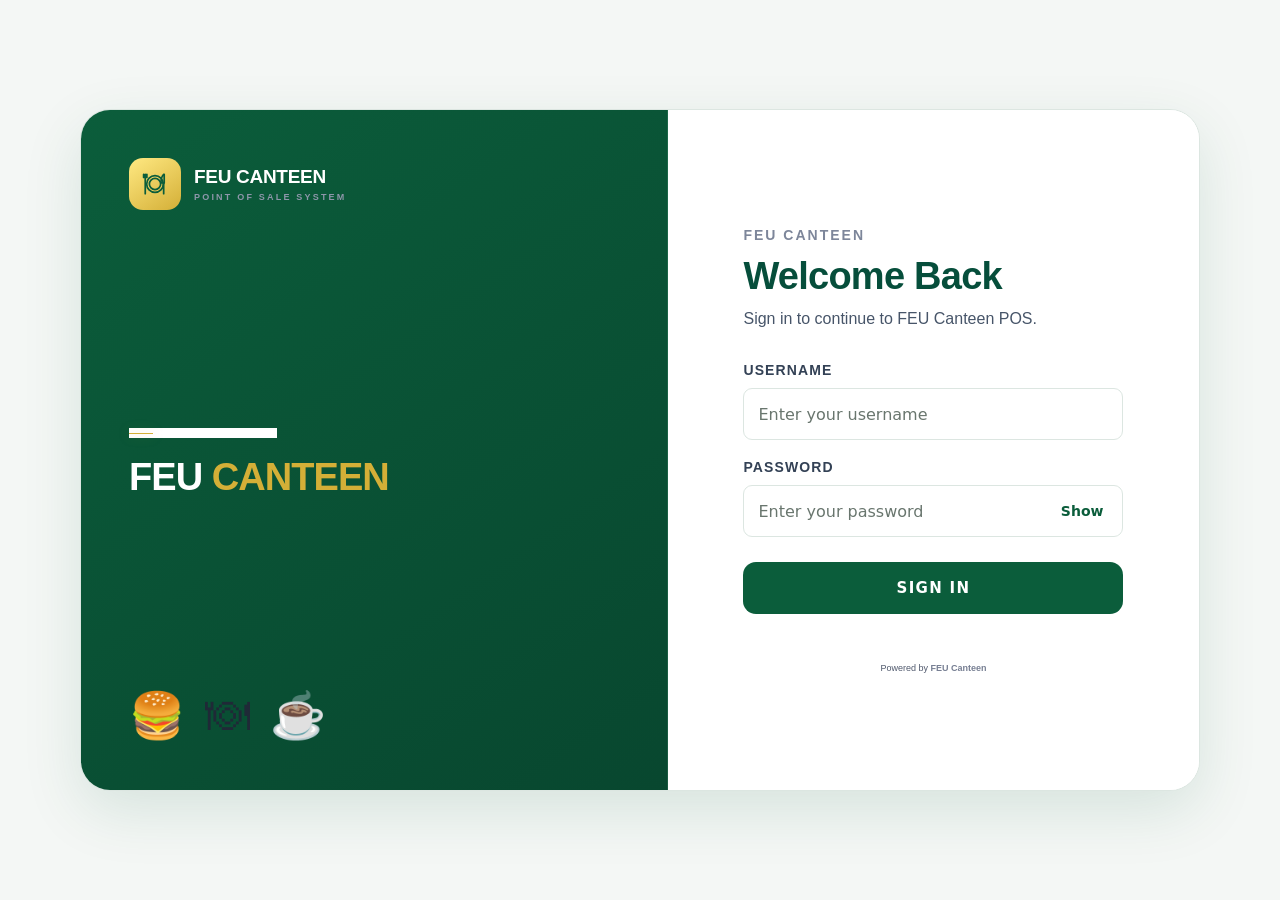
<file: pages/settings.html>
<!DOCTYPE html>
<html lang="en">
<head>
<meta charset="UTF-8">
<meta name="viewport" content="width=device-width, initial-scale=1.0">
<title>Settings - FEU CANTEEN</title>
<link rel="stylesheet" href="../css/style.css">
<link rel="stylesheet" href="../css/canteen_motion.css">
<style>
.settings-page{max-width:1500px;margin:auto;padding:38px 42px 30px}.settings-heading{display:flex;justify-content:space-between;align-items:center;margin-bottom:24px;animation:reveal .7s ease both}.settings-heading h2{margin-top:8px;font-family:"Playfair Display",Georgia,serif;font-size:38px;letter-spacing:-1px}.settings-heading p{margin-top:7px;color:#8d96aa;font-size:12px}.settings-actions{display:flex;gap:9px}.settings-button,.data-button,.reset-button,.save-button{cursor:pointer;transition:.3s ease}.settings-button{height:42px;padding:0 16px;border:1px solid rgba(255,255,255,.09);border-radius:10px;background:rgba(255,255,255,.045);color:#c1c7d4;font-size:10px;font-weight:700}.settings-button:hover,.data-button:hover,.reset-button:hover{color:#fff;background:rgba(255,255,255,.09);transform:translateY(-3px)}.settings-grid{display:grid;grid-template-columns:minmax(0,1fr) minmax(0,1fr);gap:18px}.settings-card{padding:22px;border:1px solid rgba(255,255,255,.08);border-radius:18px;background:rgba(255,255,255,.045);transition:.3s ease}.settings-card:hover{border-color:rgba(212,175,55,.16);transform:translateY(-2px);box-shadow:0 18px 45px rgba(0,0,0,.12)}.settings-card.full{grid-column:1/-1}.settings-card-header{display:flex;align-items:center;gap:12px;margin-bottom:20px}.settings-icon{width:42px;height:42px;display:grid;place-items:center;border-radius:12px;background:rgba(212,175,55,.08);border:1px solid rgba(212,175,55,.12);color:#D4AF37;font-size:17px;transition:.3s ease}.settings-card:hover .settings-icon{transform:rotate(5deg) scale(1.05);box-shadow:0 0 25px rgba(212,175,55,.1)}.settings-card-header h3{font-family:"Playfair Display",Georgia,serif;font-size:21px}.settings-card-header span{display:block;margin-top:3px;color:#687186;font-size:9px}.settings-form{display:grid;grid-template-columns:repeat(2,minmax(0,1fr));gap:13px}.settings-field{display:flex;flex-direction:column;gap:7px}.settings-field.full{grid-column:1/-1}.settings-field label{color:#7d869a;font-size:9px;font-weight:700;letter-spacing:.8px;text-transform:uppercase}.settings-field input,.settings-field textarea,.settings-field select{width:100%;height:42px;padding:0 12px;border:1px solid rgba(255,255,255,.09);border-radius:9px;outline:none;background:rgba(255,255,255,.035);color:#fff;font-family:Inter,Arial,sans-serif;font-size:10px;transition:.3s ease}.settings-field textarea{height:80px;padding:12px;resize:vertical}.settings-field input:focus,.settings-field textarea:focus,.settings-field select:focus{border-color:rgba(212,175,55,.35);background:rgba(255,255,255,.055);box-shadow:0 0 0 3px rgba(212,175,55,.04)}.payment-options{display:grid;grid-template-columns:repeat(2,1fr);gap:10px;margin-bottom:14px}.payment-option{display:flex;align-items:center;gap:10px;padding:13px;border:1px solid rgba(255,255,255,.07);border-radius:11px;background:rgba(255,255,255,.025);transition:.3s ease}.payment-option:hover{background:rgba(255,255,255,.05);transform:translateY(-2px)}.payment-option input{accent-color:#D4AF37}.payment-option strong{display:block;color:#e7e9ef;font-size:10px}.payment-option span{display:block;margin-top:3px;color:#626b7f;font-size:8px}.toggle-list{display:flex;flex-direction:column;gap:9px}.toggle-row{display:flex;justify-content:space-between;align-items:center;gap:15px;padding:13px;border:1px solid rgba(255,255,255,.055);border-radius:11px;background:rgba(255,255,255,.025);transition:.3s ease}.toggle-row:hover{background:rgba(255,255,255,.05)}.toggle-text strong{display:block;color:#e7e9ef;font-size:10px}.toggle-text span{display:block;margin-top:3px;color:#626b7f;font-size:8px}.switch{position:relative;width:40px;height:22px;flex-shrink:0}.switch input{display:none}.switch-slider{position:absolute;inset:0;border-radius:20px;background:#282c39;border:1px solid rgba(255,255,255,.08);cursor:pointer;transition:.3s ease}.switch-slider:before{content:"";position:absolute;width:16px;height:16px;left:2px;top:2px;border-radius:50%;background:#777f91;transition:.3s ease}.switch input:checked+.switch-slider{background:rgba(212,175,55,.25);border-color:rgba(212,175,55,.35)}.switch input:checked+.switch-slider:before{transform:translateX(18px);background:#D4AF37;box-shadow:0 0 12px rgba(212,175,55,.5)}.qr-area{margin-top:13px;min-height:135px;display:flex;align-items:center;justify-content:center;flex-direction:column;gap:8px;border:1px dashed rgba(255,255,255,.1);border-radius:12px;background:rgba(255,255,255,.02);color:#626b7f;font-size:9px}.qr-preview{display:none;width:105px;height:105px;object-fit:contain;border-radius:8px}.upload-button{display:inline-flex;align-items:center;justify-content:center;min-height:34px;padding:0 12px;border:1px solid rgba(255,255,255,.09);border-radius:8px;background:rgba(255,255,255,.045);color:#D4AF37;font-size:9px;font-weight:700;cursor:pointer;transition:.3s ease}.upload-button:hover{background:rgba(255,255,255,.09);transform:translateY(-2px)}.hidden-file{display:none}.data-actions{display:flex;flex-wrap:wrap;gap:9px}.data-button{min-height:38px;padding:0 13px;border:1px solid rgba(255,255,255,.08);border-radius:9px;background:rgba(255,255,255,.04);color:#aeb6c7;font-size:9px;font-weight:700}.data-button.danger{color:#fda4af;border-color:rgba(244,63,94,.14)}.data-button.danger:hover{background:rgba(244,63,94,.08)}.system-grid{display:grid;grid-template-columns:repeat(4,1fr);gap:10px}.system-item{padding:14px;border:1px solid rgba(255,255,255,.055);border-radius:10px;background:rgba(255,255,255,.025)}.system-item span{display:block;color:#626b7f;font-size:8px;text-transform:uppercase;letter-spacing:.7px}.system-item strong{display:block;margin-top:7px;color:#e7e9ef;font-size:10px}.save-area{display:flex;justify-content:flex-end;gap:9px;margin-top:18px;animation:reveal .8s ease both}.save-button{min-height:43px;padding:0 18px;border:none;border-radius:9px;background:#f8fafc;color:#151221;font-size:10px;font-weight:800}.save-button:hover{transform:translateY(-3px);box-shadow:0 12px 30px rgba(255,255,255,.12)}.reset-button{min-height:43px;padding:0 18px;border:1px solid rgba(255,255,255,.09);border-radius:9px;background:rgba(255,255,255,.04);color:#aeb6c7;font-size:10px;font-weight:700}.toast{position:fixed;right:28px;bottom:28px;z-index:100;padding:12px 16px;border:1px solid rgba(255,255,255,.09);border-radius:10px;background:rgba(17,20,31,.92);color:#dce1eb;font-size:9px;opacity:0;transform:translateY(15px);pointer-events:none;transition:.3s ease}.toast.show{opacity:1;transform:translateY(0)}

@media(max-width:1100px){
    .settings-grid{grid-template-columns:1fr}
    .settings-card.full{grid-column:auto}
    .system-grid{grid-template-columns:repeat(2,1fr)}
}
@media(max-width:700px){
    .settings-page{padding:25px 20px}
    .settings-heading{flex-direction:column;align-items:flex-start;gap:15px}
    .settings-actions{width:100%}
    .settings-button{width:100%}
    .settings-form{grid-template-columns:1fr}
    .settings-field.full{grid-column:auto}
    .payment-options{grid-template-columns:1fr}
    .system-grid{grid-template-columns:1fr}
    .data-actions{display:grid;grid-template-columns:1fr}
    .data-button{width:100%}
    .save-area{flex-direction:column-reverse}
    .save-button,.reset-button{width:100%}
    .settings-card{min-width:0}
    .settings-field input,.settings-field textarea,.settings-field select{max-width:100%}
}
@media(max-width:480px){
    .settings-page{padding:20px 14px}
    .settings-heading h2{font-size:30px}
    .settings-card{padding:18px}
    .settings-card-header h3{font-size:19px}
}
</style>
    <link rel="stylesheet" href="../css/canteen_theme.css">
</head>
<body>

<aside class="sidebar">
<div class="brand"><div class="brand-mark"><svg viewBox="0 0 24 24" fill="none" stroke="currentColor" stroke-width="1.6" stroke-linecap="round" stroke-linejoin="round" aria-hidden="true"><circle cx="12" cy="12" r="7.7"/><circle cx="12" cy="12" r="5.2"/><path d="M3 3v5m-1.5-5v3M4.5 3v3M3 8v13M20 3c-2 2-2.5 5-2.5 8h3V3zm0 8v10"/></svg></div><div><h1>FEU CANTEEN</h1><span>POINT OF SALE SYSTEM</span><span></span></div></div>
<nav class="navigation">
<a href="../index.html" class="nav-item"><span class="nav-icon"><svg viewBox="0 0 24 24" fill="none" stroke="currentColor" stroke-width="1.8" stroke-linecap="round" stroke-linejoin="round" aria-hidden="true"><path d="m3 10 9-7 9 7v10a1 1 0 0 1-1 1h-6v-7h-4v7H4a1 1 0 0 1-1-1z"/></svg></span><span>Dashboard</span></a>
<a href="pos.html" class="nav-item"><span class="nav-icon"><svg viewBox="0 0 24 24" fill="none" stroke="currentColor" stroke-width="1.8" stroke-linecap="round" stroke-linejoin="round" aria-hidden="true"><path d="M3 4h2l2.2 11.1a2 2 0 0 0 2 1.6h8.6a2 2 0 0 0 1.9-1.4L22 8H6"/><circle cx="10" cy="20" r="1"/><circle cx="18" cy="20" r="1"/></svg></span><span>POS</span></a>
<a href="products.html" class="nav-item"><span class="nav-icon"><svg viewBox="0 0 24 24" fill="none" stroke="currentColor" stroke-width="1.8" stroke-linecap="round" stroke-linejoin="round" aria-hidden="true"><path d="M3 8h18M5 8c.4 6 3.1 9 7 9s6.6-3 7-9"/><path d="M5 5h14M7 12h10M9 15h6"/></svg></span><span>Products</span></a>
<a href="inventory.html" class="nav-item"><span class="nav-icon"><svg viewBox="0 0 24 24" fill="none" stroke="currentColor" stroke-width="1.8" stroke-linecap="round" stroke-linejoin="round" aria-hidden="true"><path d="m12 3 9 4.5v9L12 21l-9-4.5v-9z"/><path d="m3.5 7.7 8.5 4.5 8.5-4.5M12 12.2V21"/></svg></span><span>Inventory</span></a>
<a href="sales.html" class="nav-item"><span class="nav-icon"><svg viewBox="0 0 24 24" fill="none" stroke="currentColor" stroke-width="1.8" stroke-linecap="round" stroke-linejoin="round" aria-hidden="true"><path d="M6 3h12v18l-2-1.5-2 1.5-2-1.5-2 1.5-2-1.5L6 21z"/><path d="M9 8h6M9 12h6M9 16h4"/></svg></span><span>Sales</span></a>
<a href="customers.html" class="nav-item"><span class="nav-icon"><svg viewBox="0 0 24 24" fill="none" stroke="currentColor" stroke-width="1.8" stroke-linecap="round" stroke-linejoin="round" aria-hidden="true"><circle cx="9" cy="8" r="3"/><path d="M3 20v-1a6 6 0 0 1 12 0v1zM16 5.5a3 3 0 0 1 0 5.8M18 14a4.5 4.5 0 0 1 3 4.3V20h-3"/></svg></span><span>Customers</span></a>
<a href="reports.html" class="nav-item"><span class="nav-icon"><svg viewBox="0 0 24 24" fill="none" stroke="currentColor" stroke-width="1.8" stroke-linecap="round" stroke-linejoin="round" aria-hidden="true"><path d="M4 20V11h4v9M10 20V5h4v15M16 20v-7h4v7M3 20h18"/></svg></span><span>Reports</span></a>
<a href="settings.html" class="nav-item active"><span class="nav-icon"><svg viewBox="0 0 24 24" fill="none" stroke="currentColor" stroke-width="1.8" stroke-linecap="round" stroke-linejoin="round" aria-hidden="true"><circle cx="12" cy="12" r="3"/><circle cx="12" cy="12" r="7.5"/><path d="M12 2v2m0 16v2M2 12h2m16 0h2m-4.34-9.66 1.42 1.42m-14.16 14.16 1.42 1.42m11.32 0 1.42-1.42M4.34 4.34 5.76 5.76"/></svg></span><span>Settings</span></a>
</nav>
</aside>
<main class="main-content">
<header class="topbar"><div class="mobile-brand"><strong>FEU CANTEEN</strong></div><div class="topbar-right"><div class="live-time"><span class="live-dot"></span><span id="liveTime">--:--:-- --</span></div><div class="profile"><div class="profile-avatar"><span class="profile-avatar-text">FEU</span></div><div class="profile-info"><strong>Canteen Owner</strong><span>Owner</span></div><span class="profile-chevron" aria-hidden="true">&#8964;</span></div></div></header>
<section class="settings-page">
<div class="settings-heading"><div><span class="eyebrow">FEU CANTEEN</span><h2>Settings</h2><p>Manage your store, payments, receipts and POS preferences.</p></div><div class="settings-actions"><button class="settings-button" id="refreshSettings">↻ Refresh</button></div></div>
<div class="settings-grid">
<section class="settings-card"><div class="settings-card-header"><div class="settings-icon">⌂</div><div><h3>Store Information</h3><span>Business details used by the POS</span></div></div><div class="settings-form"><div class="settings-field"><label>Store Name</label><input id="storeName" type="text" placeholder="FEU CANTEEN"></div><div class="settings-field"><label>Contact Number</label><input id="storePhone" type="text" placeholder="09XXXXXXXXX"></div><div class="settings-field"><label>Email Address</label><input id="storeEmail" type="email" placeholder="canteen@feu.edu.ph"></div><div class="settings-field"><label>Store Address</label><input id="storeAddress" type="text" placeholder="Store address"></div></div></section>
<section class="settings-card"><div class="settings-card-header"><div class="settings-icon">₱</div><div><h3>Payment Settings</h3><span>Configure accepted payment methods</span></div></div><div class="payment-options"><label class="payment-option"><input id="cashEnabled" type="checkbox"><div><strong>Cash</strong><span>Accept cash payments</span></div></label><label class="payment-option"><input id="gcashEnabled" type="checkbox"><div><strong>GCash</strong><span>Accept GCash payments</span></div></label></div><div class="settings-form"><div class="settings-field"><label>GCash Account Name</label><input id="gcashName" type="text" placeholder="FEU CANTEEN"></div><div class="settings-field"><label>GCash Number</label><input id="gcashNumber" type="text" placeholder="09XXXXXXXXX"></div></div><div class="qr-area"><img id="qrPreview" class="qr-preview"><span id="qrText">No GCash QR code uploaded</span><label class="upload-button" for="qrUpload">Upload GCash QR</label><input id="qrUpload" class="hidden-file" type="file" accept="image/*"></div></section>
<section class="settings-card"><div class="settings-card-header"><div class="settings-icon">▤</div><div><h3>Receipt Settings</h3><span>Control information shown on receipts</span></div></div><div class="toggle-list"><div class="toggle-row"><div class="toggle-text"><strong>Show Customer Name</strong><span>Display the customer on receipts</span></div><label class="switch"><input id="showCustomer" type="checkbox"><span class="switch-slider"></span></label></div><div class="toggle-row"><div class="toggle-text"><strong>Show Payment Method</strong><span>Display Cash or GCash</span></div><label class="switch"><input id="showPaymentMethod" type="checkbox"><span class="switch-slider"></span></label></div><div class="toggle-row"><div class="toggle-text"><strong>Show GCash Reference</strong><span>Display the GCash reference number</span></div><label class="switch"><input id="showGcashReference" type="checkbox"><span class="switch-slider"></span></label></div></div><div class="settings-field" style="margin-top:13px"><label>Receipt Footer</label><textarea id="receiptFooter" placeholder="Thank you for shopping with FEU CANTEEN!"></textarea></div></section>
<section class="settings-card"><div class="settings-card-header"><div class="settings-icon">◈</div><div><h3>POS Preferences</h3><span>Control checkout behavior</span></div></div><div class="toggle-list"><div class="toggle-row"><div class="toggle-text"><strong>Confirm Before Completing Sale</strong><span>Ask before saving a transaction</span></div><label class="switch"><input id="confirmSale" type="checkbox"><span class="switch-slider"></span></label></div><div class="toggle-row"><div class="toggle-text"><strong>Allow Out-of-Stock Products</strong><span>Allow zero-stock products in POS</span></div><label class="switch"><input id="allowOutOfStock" type="checkbox"><span class="switch-slider"></span></label></div><div class="toggle-row"><div class="toggle-text"><strong>Show Low Stock Warning</strong><span>Show inventory warning messages</span></div><label class="switch"><input id="lowStockWarning" type="checkbox"><span class="switch-slider"></span></label></div></div></section>
<section class="settings-card"><div class="settings-card-header"><div class="settings-icon">!</div><div><h3>Inventory Settings</h3><span>Configure stock alerts and calculations</span></div></div><div class="settings-form"><div class="settings-field"><label>Low Stock Threshold</label><input id="lowStockThreshold" type="number" min="0" value="5"></div><div class="settings-field"><label>Tax Rate (%)</label><input id="taxRate" type="number" min="0" max="100" step="0.01" value="0"></div><div class="settings-field"><label>Default Discount (%)</label><input id="defaultDiscount" type="number" min="0" max="100" step="0.01" value="0"></div><div class="settings-field"><label>Tax Status</label><select id="taxEnabled"><option value="false">Disabled</option><option value="true">Enabled</option></select></div></div></section>
<section class="settings-card"><div class="settings-card-header"><div class="settings-icon">▣</div><div><h3>Data Management</h3><span>Backup and manage offline POS data</span></div></div><div class="data-actions"><button class="data-button" id="exportData">↥ Export Backup</button><button class="data-button" id="importButton">↧ Import Backup</button><button class="data-button" id="resetProducts">↻ Reset Products</button><button class="data-button danger" id="clearSales">Clear Sales</button><button class="data-button danger" id="clearCustomers">Clear Customers</button><button class="data-button danger" id="resetAll">Reset All Data</button><input id="importFile" class="hidden-file" type="file" accept=".json"></div><div style="margin-top:12px;color:#687186;font-size:9px">Last Backup: <strong id="lastBackupInfo" style="color:#aeb6c7;font-weight:600">No backup yet</strong></div><div style="margin-top:7px;color:#626b7f;font-size:9px">Offline account passwords are not exported. Existing account passwords are preserved during restore.</div></section>
<section class="settings-card full"><div class="settings-card-header"><div class="settings-icon">i</div><div><h3>System Information</h3><span>Current FEU Canteen POS environment</span></div></div><div class="system-grid"><div class="system-item"><span>System</span><strong>FEU CANTEEN</strong></div><div class="system-item"><span>Version</span><strong>1.0.0</strong></div><div class="system-item"><span>Mode</span><strong>Offline Mode</strong></div><div class="system-item"><span>Storage</span><strong>Local Browser</strong></div></div></section>
</div>
<div class="save-area"><button class="reset-button" id="resetSettings">Reset Settings</button><button class="save-button" id="saveSettings">Save Settings</button></div>
</section>
<footer><span>Powered by FEU Canteen</span><span>POS SYSTEM</span></footer>
</main>
<div class="toast" id="toast"></div>
<script src="../js/app.js"></script>
<script>
const SETTINGS_KEY="feuCanteenSettings",INVENTORY_KEY="feuCanteenInventory",SALES_KEY="feuCanteenSales",CUSTOMERS_KEY="feuCanteenCustomers";
const defaults={storeName:"FEU CANTEEN",storePhone:"",storeEmail:"",storeAddress:"",receiptFooter:"Thank you for shopping with FEU CANTEEN!",cashEnabled:true,gcashEnabled:true,gcashName:"",gcashNumber:"",gcashQR:"",showCustomer:true,showPaymentMethod:true,showGcashReference:true,taxRate:0,defaultDiscount:0,taxEnabled:false,confirmSale:false,allowOutOfStock:false,lowStockWarning:true,lowStockThreshold:5};
let settings={};
function loadSettings(){try{settings={...defaults,...JSON.parse(localStorage.getItem(SETTINGS_KEY)||"{}")}}catch{settings={...defaults}};const ids=["storeName","storePhone","storeEmail","storeAddress","receiptFooter","gcashName","gcashNumber"];ids.forEach(id=>document.getElementById(id).value=settings[id]);document.getElementById("cashEnabled").checked=settings.cashEnabled;document.getElementById("gcashEnabled").checked=settings.gcashEnabled;document.getElementById("showCustomer").checked=settings.showCustomer;document.getElementById("showPaymentMethod").checked=settings.showPaymentMethod;document.getElementById("showGcashReference").checked=settings.showGcashReference;document.getElementById("confirmSale").checked=settings.confirmSale;document.getElementById("allowOutOfStock").checked=settings.allowOutOfStock;document.getElementById("lowStockWarning").checked=settings.lowStockWarning;document.getElementById("lowStockThreshold").value=settings.lowStockThreshold;document.getElementById("taxRate").value=settings.taxRate;document.getElementById("defaultDiscount").value=settings.defaultDiscount;document.getElementById("taxEnabled").value=String(settings.taxEnabled);if(settings.gcashQR)showQR(settings.gcashQR)}
function saveSettings(){settings={storeName:document.getElementById("storeName").value.trim(),storePhone:document.getElementById("storePhone").value.trim(),storeEmail:document.getElementById("storeEmail").value.trim(),storeAddress:document.getElementById("storeAddress").value.trim(),receiptFooter:document.getElementById("receiptFooter").value.trim(),cashEnabled:document.getElementById("cashEnabled").checked,gcashEnabled:document.getElementById("gcashEnabled").checked,gcashName:document.getElementById("gcashName").value.trim(),gcashNumber:document.getElementById("gcashNumber").value.trim(),gcashQR:settings.gcashQR||"",showCustomer:document.getElementById("showCustomer").checked,showPaymentMethod:document.getElementById("showPaymentMethod").checked,showGcashReference:document.getElementById("showGcashReference").checked,taxRate:Number(document.getElementById("taxRate").value)||0,defaultDiscount:Number(document.getElementById("defaultDiscount").value)||0,taxEnabled:document.getElementById("taxEnabled").value==="true",confirmSale:document.getElementById("confirmSale").checked,allowOutOfStock:document.getElementById("allowOutOfStock").checked,lowStockWarning:document.getElementById("lowStockWarning").checked,lowStockThreshold:Number(document.getElementById("lowStockThreshold").value)||0};localStorage.setItem(SETTINGS_KEY,JSON.stringify(settings));toast("Settings saved successfully")}
function toast(message){const t=document.getElementById("toast");t.textContent=message;t.classList.add("show");clearTimeout(window.toastTimer);window.toastTimer=setTimeout(()=>t.classList.remove("show"),2500)}
function showQR(src){document.getElementById("qrPreview").src=src;document.getElementById("qrPreview").style.display="block";document.getElementById("qrText").textContent="GCash QR Code"}
document.getElementById("saveSettings").onclick=saveSettings;
document.getElementById("refreshSettings").onclick=()=>{loadSettings();toast("Settings refreshed")};
document.getElementById("resetSettings").onclick=()=>{if(confirm("Reset settings to their default values?")){settings={...defaults};localStorage.setItem(SETTINGS_KEY,JSON.stringify(settings));loadSettings();toast("Settings reset")}};
document.getElementById("qrUpload").onchange=e=>{const f=e.target.files[0];if(!f)return;const r=new FileReader();r.onload=e=>{settings.gcashQR=e.target.result;showQR(settings.gcashQR);toast("GCash QR loaded")};r.readAsDataURL(f)};
document.getElementById("exportData").onclick=()=>{saveSettings();const data={settings:JSON.parse(localStorage.getItem(SETTINGS_KEY)||"{}"),products:JSON.parse(localStorage.getItem(INVENTORY_KEY)||"[]"),sales:JSON.parse(localStorage.getItem(SALES_KEY)||"[]"),customers:JSON.parse(localStorage.getItem(CUSTOMERS_KEY)||"[]")};const blob=new Blob([JSON.stringify(data,null,2)],{type:"application/json"}),url=URL.createObjectURL(blob),a=document.createElement("a");a.href=url;a.download="feu-canteen-pos-backup.json";a.click();URL.revokeObjectURL(url);toast("POS data exported")};
document.getElementById("importButton").onclick=()=>document.getElementById("importFile").click();
document.getElementById("importFile").onchange=e=>{const f=e.target.files[0];if(!f)return;const r=new FileReader();r.onload=e=>{try{const d=JSON.parse(e.target.result);if(d.settings)localStorage.setItem(SETTINGS_KEY,JSON.stringify(d.settings));if(d.products)localStorage.setItem(INVENTORY_KEY,JSON.stringify(d.products));if(d.sales)localStorage.setItem(SALES_KEY,JSON.stringify(d.sales));if(d.customers)localStorage.setItem(CUSTOMERS_KEY,JSON.stringify(d.customers));loadSettings();toast("POS data imported")}catch{toast("Invalid backup file")}e.target.value=""};r.readAsText(f)};
document.getElementById("clearSales").onclick=()=>{if(confirm("Delete all sales records?")){localStorage.removeItem(SALES_KEY);toast("Sales data cleared")}};
document.getElementById("clearCustomers").onclick=()=>{if(confirm("Delete all customer records?")){localStorage.removeItem(CUSTOMERS_KEY);toast("Customer data cleared")}};
document.getElementById("resetProducts").onclick=()=>{if(confirm("Reset products to the default FEU Canteen products?")){const p=[{id:1,name:"Chicken Rice Meal",category:"Meals",price:85,stock:18,image:"\u{1F35B}"},{id:2,name:"Pork Adobo Rice",category:"Meals",price:75,stock:16,image:"\u{1F372}"},{id:3,name:"Fried Chicken Rice",category:"Meals",price:80,stock:12,image:"\u{1F357}"},{id:4,name:"Siomai Rice",category:"Meals",price:65,stock:20,image:"\u{1F95F}"},{id:5,name:"French Fries",category:"Snacks",price:45,stock:20,image:"\u{1F35F}"},{id:6,name:"Siomai",category:"Snacks",price:40,stock:24,image:"\u{1F95F}"},{id:7,name:"Sandwich",category:"Snacks",price:50,stock:15,image:"\u{1F96A}"},{id:8,name:"Burger",category:"Snacks",price:55,stock:10,image:"\u{1F354}"},{id:9,name:"Bottled Water",category:"Drinks",price:20,stock:35,image:"\u{1F4A7}"},{id:10,name:"Soft Drink",category:"Drinks",price:30,stock:24,image:"\u{1F964}"},{id:11,name:"Iced Tea",category:"Drinks",price:35,stock:18,image:"\u{1F9CB}"},{id:12,name:"Iced Coffee",category:"Coffee",price:55,stock:7,image:"\u{2615}"},{id:13,name:"Chocolate Cake",category:"Desserts",price:60,stock:9,image:"\u{1F370}"},{id:14,name:"Banana Bread",category:"Desserts",price:45,stock:12,image:"\u{1F35E}"},{id:15,name:"Donut",category:"Desserts",price:35,stock:16,image:"\u{1F369}"}];localStorage.setItem(INVENTORY_KEY,JSON.stringify(p));localStorage.setItem("feuCanteenCategories",JSON.stringify(["Meals","Snacks","Drinks","Coffee","Desserts"]));toast("Canteen products reset successfully")}};
document.getElementById("resetAll").onclick=()=>{if(confirm("This will delete products, sales, customers and settings. Continue?")){localStorage.removeItem(INVENTORY_KEY);localStorage.removeItem(SALES_KEY);localStorage.removeItem(CUSTOMERS_KEY);localStorage.removeItem(SETTINGS_KEY);loadSettings();toast("All POS data has been reset")}};
loadSettings();
</script>
<script>
(function() {
    const BACKUP_META_KEY = "feuCanteenBackupMeta";
    const BACKUP_KEYS = [
        "feuCanteenInventory",
        "feuCanteenSales",
        "feuCanteenCustomers",
        "feuCanteenExpenses",
        "feuCanteenCashDrawer",
        "feuCanteenCashClosings",
        "feuCanteenUsers",
        "feuCanteenCategories",
        "feuCanteenStockDiscrepancies",
        "feuCanteenInventoryHistory",
        "feuCanteenSettings"
    ];
    const originalResetProductsHandler = document.getElementById("resetProducts").onclick;

    function isOwner() {
        try {
            const session = JSON.parse(localStorage.getItem("feuCanteenSession") || "null");
            return !!session && String(session.role || "").toLowerCase() === "administrator";
        } catch (error) {
            return false;
        }
    }

    function readStorageValue(key) {
        const raw = localStorage.getItem(key);
        if (raw === null) return null;
        try {
            return JSON.parse(raw);
        } catch (error) {
            return raw;
        }
    }

    function backupPayload() {
        const data = {};
        BACKUP_KEYS.forEach(function(key) {
            data[key] = readStorageValue(key);
        });

        if (Array.isArray(data.feuCanteenUsers)) {
            data.feuCanteenUsers = data.feuCanteenUsers.map(function(user) {
                const safeUser = { ...user };
                delete safeUser.password;
                delete safeUser.passwordHash;
                delete safeUser.passwordHashAlgorithm;
                safeUser.credentialsRequired = true;
                return safeUser;
            });
        }

        return {
            application: "FEU Canteen POS",
            backupFormat: "feu-canteen-pos-backup",
            version: 1,
            exportedAt: new Date().toISOString(),
            data: data
        };
    }

    function downloadBackup(filename, isSafetyBackup) {
        if (!isOwner()) {
            toast("Owner access is required.");
            return false;
        }

        const payload = backupPayload();
        const blob = new Blob([JSON.stringify(payload, null, 2)], { type: "application/json" });
        const url = URL.createObjectURL(blob);
        const link = document.createElement("a");
        link.href = url;
        link.download = filename;
        link.click();
        URL.revokeObjectURL(url);

        if (!isSafetyBackup) {
            localStorage.setItem(BACKUP_META_KEY, JSON.stringify({ exportedAt: payload.exportedAt, filename: filename }));
            updateLastBackupInfo();
        }
        return true;
    }

    function validateBackup(payload) {
        if (!payload || payload.application !== "FEU Canteen POS" || payload.backupFormat !== "feu-canteen-pos-backup" || payload.version !== 1 || !payload.data || typeof payload.data !== "object") {
            return false;
        }

        const requiredKeys = BACKUP_KEYS.filter(function(key) {
            return key !== "feuCanteenCashDrawer" && key !== "feuCanteenCashClosings";
        });
        if (!requiredKeys.every(function(key) {
            return Object.prototype.hasOwnProperty.call(payload.data, key);
        })) return false;

        const arrayKeys = [
            "feuCanteenInventory",
            "feuCanteenSales",
            "feuCanteenCustomers",
            "feuCanteenExpenses",
            "feuCanteenCashDrawer",
            "feuCanteenCashClosings",
            "feuCanteenUsers",
            "feuCanteenCategories",
            "feuCanteenStockDiscrepancies",
            "feuCanteenInventoryHistory"
        ];

        return arrayKeys.every(function(key) {
            return payload.data[key] === undefined || payload.data[key] === null || Array.isArray(payload.data[key]);
        }) && (payload.data.feuCanteenSettings === null || (
            typeof payload.data.feuCanteenSettings === "object" &&
            !Array.isArray(payload.data.feuCanteenSettings)
        ));
    }

    function mergeUsersWithoutPasswords(backupUsers) {
        if (!Array.isArray(backupUsers)) return null;
        let currentUsers = [];
        try {
            currentUsers = JSON.parse(localStorage.getItem("feuCanteenUsers") || "[]");
        } catch (error) {
            currentUsers = [];
        }
        if (!Array.isArray(currentUsers)) currentUsers = [];

        return backupUsers.map(function(user) {
            const current = currentUsers.find(function(existing) {
                return (user.id && existing.id === user.id) ||
                    String(existing.username || "").toLowerCase() === String(user.username || "").toLowerCase();
            });
            if (!current) return user;
            const merged = { ...user };
            if (current.passwordHash) {
                merged.passwordHash = current.passwordHash;
                merged.passwordHashAlgorithm = current.passwordHashAlgorithm || "SHA-256";
                delete merged.password;
                delete merged.credentialsRequired;
            } else if (current.password) {
                merged.password = current.password;
                delete merged.credentialsRequired;
            }
            return merged;
        });
    }

    function restoreBackup(payload) {
        if (!isOwner() || !validateBackup(payload)) {
            toast("Invalid FEU Canteen POS backup.");
            return;
        }

        if (!confirm("Restore this FEU Canteen POS backup?\n\nCurrent POS data may be replaced by the backup.")) return;

        downloadBackup("FEU CANTEEN-POS-Before-Restore-Backup.json", true);
        const data = payload.data;

        BACKUP_KEYS.forEach(function(key) {
            if (!Object.prototype.hasOwnProperty.call(data, key)) return;
            let value = data[key];
            if (value === null) {
                localStorage.removeItem(key);
                return;
            }
            if (key === "feuCanteenUsers") value = mergeUsersWithoutPasswords(value);
            localStorage.setItem(key, JSON.stringify(value));
        });

        const session = localStorage.getItem("feuCanteenSession");
        if (session) localStorage.setItem("feuCanteenSession", session);
        toast("FEU Canteen POS backup restored.");
        setTimeout(function() { window.location.reload(); }, 500);
    }

    function updateLastBackupInfo() {
        const element = document.getElementById("lastBackupInfo");
        if (!element) return;
        try {
            const meta = JSON.parse(localStorage.getItem(BACKUP_META_KEY) || "null");
            element.textContent = meta && meta.exportedAt ? new Date(meta.exportedAt).toLocaleString("en-PH") : "No backup yet";
        } catch (error) {
            element.textContent = "No backup yet";
        }
    }

    function guardDataManagement() {
        if (isOwner()) return;
        ["exportData", "importButton", "resetProducts", "clearSales", "clearCustomers", "resetAll"].forEach(function(id) {
            const button = document.getElementById(id);
            if (button) button.disabled = true;
        });
    }

    document.getElementById("exportData").onclick = function() {
        const date = new Date().toISOString().slice(0, 10);
        downloadBackup("FEU CANTEEN-POS-Backup-" + date + ".json", false);
    };

    document.getElementById("importButton").onclick = function() {
        if (!isOwner()) return toast("Owner access is required.");
        document.getElementById("importFile").click();
    };

    document.getElementById("importFile").onchange = function(event) {
        const file = event.target.files[0];
        if (!file || !isOwner()) return;
        const reader = new FileReader();
        reader.onload = function(loadEvent) {
            try {
                const payload = JSON.parse(loadEvent.target.result);
                restoreBackup(payload);
            } catch (error) {
                toast("Invalid FEU Canteen POS backup JSON.");
            }
            event.target.value = "";
        };
        reader.readAsText(file);
    };

    document.getElementById("clearSales").onclick = function() {
        if (isOwner() && confirm("Clear all sales records?")) {
            localStorage.removeItem("feuCanteenSales");
            toast("Sales data cleared");
        }
    };

    document.getElementById("clearCustomers").onclick = function() {
        if (isOwner() && confirm("Clear all customer records?")) {
            localStorage.removeItem("feuCanteenCustomers");
            toast("Customer data cleared");
        }
    };

    document.getElementById("resetProducts").onclick = function() {
        if (isOwner() && originalResetProductsHandler) originalResetProductsHandler();
    };

    document.getElementById("resetAll").onclick = function() {
        if (!isOwner()) return;
        if (confirm("Reset All Data?\n\nThis will permanently remove the current FEU Canteen POS data.")) {
            if (!confirm("Are you absolutely sure? This action cannot be undone.")) return;
            ["feuCanteenInventory", "feuCanteenSales", "feuCanteenCustomers", "feuCanteenExpenses", "feuCanteenCashDrawer", "feuCanteenCashClosings", "feuCanteenCategories", "feuCanteenStockDiscrepancies", "feuCanteenInventoryHistory", "feuCanteenSettings"].forEach(function(key) { localStorage.removeItem(key); });
            loadSettings();
            toast("All POS data has been reset");
        }
    };

    updateLastBackupInfo();
    guardDataManagement();
})();
</script>
</body>
</html>
</file>
<file: css/style.css>
* {
    box-sizing: border-box;
    margin: 0;
    padding: 0;
}

html {
    scroll-behavior: smooth;
}

body {
    min-height: 100vh;
    font-family: Inter, Arial, sans-serif;
    background: #080b14;
    color: #f8fafc;
    overflow-x: hidden;
}

a {
    color: inherit;
    text-decoration: none;
}























.sidebar {
    position: fixed;
    top: 0;
    left: 0;
    width: 260px;
    height: 100vh;
    padding: 28px 18px;
    display: flex;
    flex-direction: column;
    background: rgba(8, 11, 20, 0.72);
    border-right: 1px solid rgba(255, 255, 255, 0.08);

    z-index: 20;
}

.brand {
    display: flex;
    align-items: center;
    gap: 12px;
    padding: 0 10px 35px;
}

.brand-mark {
    width: 42px;
    height: 42px;
    display: grid;
    place-items: center;
    border-radius: 12px;
    background: linear-gradient(135deg, #ffffff, #D4AF37);
    color: #1F2937;
    font-size: 21px;
    font-weight: 800;
    box-shadow: 0 0 30px rgba(212, 175, 55, 0.25);
}

.brand h1 {
    font-size: 18px;
    letter-spacing: -0.5px;
}

.brand span {
    display: block;
    margin-top: 2px;
    color: #8b93a7;
    font-size: 10px;
    letter-spacing: 1.5px;
    text-transform: uppercase;
}

.navigation {
    display: flex;
    flex-direction: column;
    gap: 7px;
}

.nav-item {
    position: relative;
    display: flex;
    align-items: center;
    gap: 13px;
    padding: 12px 14px;
    border-radius: 10px;
    color: #8e96aa;
    font-size: 13px;
    font-weight: 500;
    transition: 0.3s ease;
}

.nav-item:hover {
    color: #ffffff;
    background: rgba(255, 255, 255, 0.06);
    transform: translateX(4px);
}

.nav-item.active {
    color: #ffffff;
    background: rgba(255, 255, 255, 0.09);
    box-shadow: inset 0 0 0 1px rgba(255, 255, 255, 0.06);
}

.nav-item.active::before {
    content: "";
    position: absolute;
    left: 0;
    width: 3px;
    height: 20px;
    border-radius: 0 5px 5px 0;
    background: #D4AF37;
    box-shadow: 0 0 15px rgba(212, 175, 55, 0.8);
}

.nav-icon {
    width: 21px;
    text-align: center;
    font-size: 17px;
}

.sidebar-bottom {
    margin-top: auto;
}

.system-status {
    display: flex;
    align-items: center;
    gap: 10px;
    margin: 18px 5px 0;
    padding: 12px;
    border: 1px solid rgba(255, 255, 255, 0.07);
    border-radius: 12px;
    background: rgba(255, 255, 255, 0.035);
}

.status-dot {
    width: 8px;
    height: 8px;
    flex-shrink: 0;
    border-radius: 50%;
    background: #34d399;
    box-shadow: 0 0 12px rgba(52, 211, 153, 0.8);
    animation: pulse 2s infinite;
}

@keyframes pulse {
    50% {
        opacity: 0.4;
        transform: scale(0.75);
    }
}

.system-status strong {
    display: block;
    font-size: 11px;
}

.system-status small {
    display: block;
    margin-top: 3px;
    color: #71798d;
    font-size: 9px;
}

.main-content {
    min-height: 100vh;
    margin-left: 260px;
}

.topbar {
    height: 78px;
    padding: 0 42px;
    display: flex;
    align-items: center;
    justify-content: space-between;
    border-bottom: 1px solid rgba(255, 255, 255, 0.07);
    background: rgba(8, 11, 20, 0.32);

}

.mobile-brand {
    display: none;
}

.topbar-right {
    width: 100%;
    display: flex;
    justify-content: flex-end;
    align-items: center;
    gap: 28px;
}

.live-time {
    display: flex;
    align-items: center;
    gap: 8px;
    color: #9da5b8;
    font-size: 12px;
    font-variant-numeric: tabular-nums;
}

.live-dot {
    width: 6px;
    height: 6px;
    border-radius: 50%;
    background: #34d399;
    box-shadow: 0 0 10px #34d399;
}

.profile {
    display: flex;
    align-items: center;
    gap: 10px;
}

.profile-avatar {
    width: 36px;
    height: 36px;
    display: grid;
    place-items: center;
    border-radius: 50%;
    background: linear-gradient(135deg, #D4AF37, #F5E8B0);
    color: #0B5D3B;
    font-weight: 800;
    font-size: 13px;
}

.profile-info strong {
    display: block;
    font-size: 12px;
}

.profile-info span {
    display: block;
    margin-top: 2px;
    color: #747d91;
    font-size: 10px;
}

.dashboard {
    max-width: 1500px;
    margin: auto;
    padding: 38px 42px 30px;
}

.welcome {
    position: relative;
    min-height: 320px;
    display: flex;
    justify-content: space-between;
    align-items: center;
    padding: 45px 55px;
    overflow: hidden;
    border: 1px solid rgba(255, 255, 255, 0.08);
    border-radius: 25px;
    background: linear-gradient(120deg, rgba(255, 255, 255, 0.075), rgba(255, 255, 255, 0.025));

    animation: reveal 0.8s ease both;
}

.welcome::after {
    content: "";
    position: absolute;
    width: 400px;
    height: 400px;
    right: 10%;
    top: -250px;
    border-radius: 50%;
    border: 1px solid rgba(255, 255, 255, 0.08);
}

.eyebrow,
.panel-label {
    color: #D4AF37;
    font-size: 9px;
    font-weight: 700;
    letter-spacing: 2.5px;
}

.welcome h2 {
    margin-top: 12px;
    font-family: "Playfair Display", Georgia, serif;
    font-size: clamp(40px, 5vw, 66px);
    line-height: 0.98;
    letter-spacing: -2px;
}

.welcome h2 span {
    color: #D4AF37;
}

.welcome p {
    max-width: 480px;
    margin-top: 20px;
    color: #8d96aa;
    font-size: 13px;
    line-height: 1.8;
}

.welcome-actions {
    display: flex;
    gap: 10px;
    margin-top: 27px;
}

.primary-button,
.secondary-button {
    display: inline-flex;
    align-items: center;
    justify-content: center;
    gap: 18px;
    min-height: 45px;
    padding: 0 18px;
    border-radius: 9px;
    font-size: 11px;
    font-weight: 700;
    transition: 0.3s ease;
}

.primary-button {
    color: #151221;
    background: #f8fafc;
}

.primary-button:hover {
    transform: translateY(-3px);
    box-shadow: 0 12px 30px rgba(255, 255, 255, 0.15);
}

.secondary-button {
    color: #d9ddea;
    border: 1px solid rgba(255, 255, 255, 0.12);
    background: rgba(255, 255, 255, 0.04);
}

.secondary-button:hover {
    background: rgba(255, 255, 255, 0.08);
    transform: translateY(-3px);
}







.ring-one {
    width: 190px;
    height: 190px;
    animation: rotateRing 15s linear infinite;
}

.ring-two {
    width: 280px;
    height: 280px;
    border-style: dashed;
    animation: rotateRingReverse 20s linear infinite;
}

@keyframes rotateRing {
    to {
        transform: translate(-50%, -50%) rotate(360deg);
    }
}

@keyframes rotateRingReverse {
    to {
        transform: translate(-50%, -50%) rotate(-360deg);
    }
}









@keyframes cardFloatOne {
    50% {
        transform: translateY(-13px) rotate(5deg);
    }
}

@keyframes cardFloatTwo {
    50% {
        transform: translateY(12px) rotate(-5deg);
    }
}

@keyframes cardFloatThree {
    50% {
        transform: translateY(-9px) rotate(-4deg);
    }
}

.stats-grid {
    display: grid;
    grid-template-columns: repeat(4, 1fr);
    gap: 15px;
    margin-top: 18px;
}

.stat-card,
.glass-panel {
    border: 1px solid rgba(255, 255, 255, 0.08);
    background: rgba(255, 255, 255, 0.045);

}

.stat-card {
    padding: 20px;
    border-radius: 16px;
    transition: 0.35s ease;
    animation: reveal 0.8s ease both;
}

.stat-card:hover {
    transform: translateY(-5px);
    border-color: rgba(212, 175, 55, 0.25);
    background: rgba(255, 255, 255, 0.065);
}

.stat-top {
    display: flex;
    align-items: center;
    justify-content: space-between;
    color: #8992a6;
    font-size: 11px;
}

.stat-icon {
    width: 30px;
    height: 30px;
    display: grid;
    place-items: center;
    border-radius: 8px;
    color: #D4AF37;
    background: rgba(212, 175, 55, 0.08);
    font-weight: 700;
}

.stat-value {
    margin-top: 15px;
    font-size: 28px;
    font-weight: 700;
    letter-spacing: -1px;
}

.stat-bottom {
    display: flex;
    gap: 8px;
    margin-top: 9px;
    color: #626b7f;
    font-size: 9px;
}

.positive {
    color: #6ee7b7;
}

.warning {
    color: #fbbf24;
}

.content-grid {
    display: grid;
    grid-template-columns: 1.6fr 1fr;
    gap: 15px;
    margin-top: 18px;
}

.bottom-grid {
    display: grid;
    grid-template-columns: 1.3fr 1fr;
    gap: 15px;
    margin-top: 18px;
}

.glass-panel {
    border-radius: 16px;
    padding: 22px;
    animation: reveal 0.9s ease both;
}

.panel-header {
    display: flex;
    justify-content: space-between;
    align-items: flex-start;
}

.panel-header h3 {
    margin-top: 6px;
    font-size: 15px;
}

.panel-header a,
.period {
    color: #8f98ad;
    font-size: 10px;
}

.panel-header a:hover {
    color: #ffffff;
}

.chart {
    position: relative;
    height: 220px;
    margin-top: 25px;
}

.chart-line {
    position: absolute;
    left: 0;
    right: 0;
    border-top: 1px solid rgba(255, 255, 255, 0.055);
}

.line-one {
    top: 15%;
}

.line-two {
    top: 40%;
}

.line-three {
    top: 65%;
}

.line-four {
    top: 90%;
}

.chart-bars {
    position: absolute;
    inset: 15% 0 10% 0;
    display: flex;
    align-items: flex-end;
    justify-content: space-around;
    gap: 20px;
}

.bar {
    position: relative;
    width: 28px;
    max-width: 12%;
    border-radius: 7px 7px 2px 2px;
    background: linear-gradient(to top, rgba(212, 175, 55, 0.15), rgba(212, 175, 55, 0.5));
    transform-origin: bottom;
    animation: barGrow 1.2s ease both;
}

.bar span {
    position: absolute;
    top: 0;
    left: 50%;
    width: 5px;
    height: 5px;
    border-radius: 50%;
    transform: translate(-50%, -50%);
    background: #F5E8B0;
    box-shadow: 0 0 12px #D4AF37;
}

.active-bar {
    background: linear-gradient(to top, rgba(212, 175, 55, 0.2), rgba(212, 175, 55, 0.7));
}

.active-bar span {
    background: #F5E8B0;
    box-shadow: 0 0 14px #F5E8B0;
}

@keyframes barGrow {
    from {
        transform: scaleY(0);
    }

    to {
        transform: scaleY(1);
    }
}

.chart-days {
    position: absolute;
    bottom: -3px;
    left: 0;
    right: 0;
    display: flex;
    justify-content: space-around;
    color: #626b7f;
    font-size: 9px;
}

.quick-actions {
    display: flex;
    flex-direction: column;
    gap: 10px;
    margin-top: 18px;
}

.quick-action {
    display: flex;
    align-items: center;
    gap: 12px;
    padding: 12px;
    border-radius: 10px;
    border: 1px solid transparent;
    background: rgba(255, 255, 255, 0.035);
    transition: 0.3s ease;
}

.quick-action:hover {
    transform: translateX(5px);
    border-color: rgba(255, 255, 255, 0.08);
    background: rgba(255, 255, 255, 0.07);
}

.quick-icon {
    width: 35px;
    height: 35px;
    display: grid;
    place-items: center;
    border-radius: 9px;
    background: rgba(212, 175, 55, 0.09);
    color: #D4AF37;
}

.quick-action strong {
    display: block;
    font-size: 11px;
}

.quick-action span {
    display: block;
    margin-top: 3px;
    color: #687186;
    font-size: 9px;
}

.quick-action b {
    margin-left: auto;
    color: #687186;
    font-size: 15px;
}

.transactions,
.stock-list {
    margin-top: 17px;
}

.empty-state {
    min-height: 130px;
    display: flex;
    flex-direction: column;
    align-items: center;
    justify-content: center;
    gap: 5px;
    color: #70798d;
    text-align: center;
}

.empty-icon {
    margin-bottom: 5px;
    color: #a99ddd;
    font-size: 23px;
}

.empty-state strong {
    color: #aeb6c7;
    font-size: 11px;
}

.empty-state span {
    font-size: 9px;
}

.transaction {
    display: flex;
    align-items: center;
    gap: 12px;
    padding: 12px 0;
    border-bottom: 1px solid rgba(255, 255, 255, 0.055);
}

.transaction:last-child {
    border-bottom: none;
}

.transaction-icon {
    width: 35px;
    height: 35px;
    display: grid;
    place-items: center;
    border-radius: 9px;
    background: rgba(52, 211, 153, 0.08);
    color: #6ee7b7;
}

.transaction-info {
    flex: 1;
}

.transaction-info strong {
    display: block;
    font-size: 11px;
}

.transaction-info span {
    display: block;
    margin-top: 3px;
    color: #626b7f;
    font-size: 9px;
}

.transaction-total {
    font-size: 11px;
    font-weight: 700;
}

.stock-item {
    display: flex;
    align-items: center;
    gap: 12px;
    padding: 11px 0;
    border-bottom: 1px solid rgba(255, 255, 255, 0.055);
}

.stock-item:last-child {
    border-bottom: none;
}

.stock-image {
    width: 35px;
    height: 35px;
    display: grid;
    place-items: center;
    border-radius: 9px;
    background: rgba(255, 255, 255, 0.06);
    font-size: 17px;
}

.stock-info {
    flex: 1;
}

.stock-info strong {
    display: block;
    font-size: 10px;
}

.stock-info span {
    display: block;
    margin-top: 3px;
    color: #626b7f;
    font-size: 9px;
}

.stock-number {
    font-size: 10px;
    font-weight: 700;
}

.stock-number.low {
    color: #fbbf24;
}

.stock-number.good {
    color: #6ee7b7;
}

footer {
    display: flex;
    justify-content: space-between;
    max-width: 1500px;
    margin: auto;
    padding: 15px 42px 25px;
    color: #50596c;
    font-size: 9px;
}

@keyframes reveal {
    from {
        opacity: 0;
        transform: translateY(15px);
    }

    to {
        opacity: 1;
        transform: translateY(0);
    }
}

@media (max-width: 1100px) {

    .sidebar {
        width: 220px;
    }

    .main-content {
        margin-left: 220px;
    }

    .dashboard {
        padding: 28px;
    }

    .topbar {
        padding: 0 28px;
    }

    .welcome {
        padding: 35px;
    }



    .stats-grid {
        grid-template-columns: repeat(2, 1fr);
    }

}

@media (max-width: 800px) {

    .sidebar {
        position: relative;
        width: 100%;
        height: auto;
        padding: 15px;
        border-right: none;
        border-bottom: 1px solid rgba(255, 255, 255, 0.08);
    }

    .brand {
        padding-bottom: 15px;
    }

    .navigation {
        flex-direction: row;
        overflow-x: auto;
        padding-bottom: 4px;
        scrollbar-width: thin;
    }

    .nav-item {
        white-space: nowrap;
        min-width: 120px;
        justify-content: center;
    }

    .nav-item.active::before {
        left: 12px;
        right: 12px;
        width: auto;
        height: 3px;
        bottom: 4px;
        top: auto;
        border-radius: 4px 4px 0 0;
    }

    .sidebar-bottom {
        display: flex;
        align-items: center;
        gap: 10px;
        margin-top: 10px;
    }

    .system-status {
        margin: 0;
        flex: 1;
    }

    .main-content {
        margin-left: 0;
    }

    .topbar {
        height: 65px;
        padding: 0 20px;
    }

    .mobile-brand {
        display: block;
    }

    .topbar-right {
        gap: 14px;
    }

    .dashboard {
        padding: 20px;
    }

    .welcome {
        min-height: auto;
        padding: 30px 22px;
        flex-direction: column;
        align-items: flex-start;
        gap: 18px;
    }



    .content-grid,
    .bottom-grid {
        grid-template-columns: 1fr;
    }

    footer {
        padding: 15px 20px;
    }

}

@media (max-width: 550px) {

    .topbar {
        height: 60px;
        padding: 0 14px;
    }

    .topbar-right {
        width: auto;
        gap: 10px;
    }

    .profile-info {
        display: none;
    }

    .live-time {
        display: none;
    }

    .dashboard {
        padding: 14px;
    }

    .welcome {
        padding: 22px 18px 20px;
        border-radius: 18px;
    }

    .welcome h2 {
        font-size: 36px;
        letter-spacing: -1.5px;
    }

    .welcome p {
        margin-top: 14px;
        font-size: 12px;
        line-height: 1.7;
    }

    .welcome-actions {
        flex-direction: column;
        width: 100%;
    }

    .primary-button,
    .secondary-button {
        width: 100%;
    }

    .stats-grid {
        grid-template-columns: 1fr;
    }

    .chart-bars {
        gap: 8px;
    }

    .nav-item {
        min-width: 102px;
        padding: 10px 12px;
        font-size: 12px;
    }

}

@media (max-width: 420px) {

    .brand h1 {
        font-size: 16px;
    }

    .brand-mark {
        width: 36px;
        height: 36px;
        font-size: 18px;
    }

    .welcome h2 {
        font-size: 30px;
    }

    .system-status {
        padding: 10px 8px;
    }

    .system-status strong {
        font-size: 10px;
    }

    .system-status small {
        font-size: 8px;
    }

}

@media (max-width: 390px) {

    .sidebar {
        padding: 12px 10px 10px;
    }

    .brand {
        gap: 8px;
        padding: 0 6px 12px;
    }

    .brand-mark {
        width: 32px;
        height: 32px;
        font-size: 16px;
    }

    .navigation {
        display: flex;
        flex-wrap: wrap;
        gap: 6px;
        overflow: visible;
    }

    .nav-item {
        flex: 1 1 calc(33.333% - 6px);
        min-width: 0;
        justify-content: center;
        gap: 6px;
        padding: 8px 6px;
        font-size: 9px;
        text-align: center;
    }

    .nav-item span:last-child {
        white-space: normal;
        line-height: 1.2;
    }

    .nav-icon {
        font-size: 14px;
    }

    .sidebar-bottom {
        margin-top: 8px;
    }

    .system-status {
        padding: 8px 9px;
    }

    .system-status strong {
        font-size: 9px;
    }

    .system-status small {
        font-size: 7px;
    }

}

/* Shared responsive layer for the page-specific POS surfaces. */
@media (max-width: 1100px) {
    .products-panel,
    .inventory-panel,
    .sales-panel,
    .report-panel,
    .settings-card,
    .customers-panel,
    .account-card {
        max-width: 100%;
    }

    .product-table,
    .inventory-table,
    .sales-table,
    .report-table,
    .expense-table,
    .staff-performance-table,
    .customer-table,
    .staff-table {
        max-width: 100%;
    }

    .account-grid,
    .account-card,
    .staff-table-wrap {
        min-width: 0;
        max-width: 100%;
    }
}

@media (max-width: 900px) {
    body {
        overflow-x: hidden;
    }

    .sidebar {
        position: fixed !important;
        top: 0;
        left: 0;
        width: min(290px, 86vw) !important;
        height: 100dvh !important;
        max-height: 100dvh;
        padding: 22px 16px !important;
        overflow-y: auto;
        border-right: 1px solid rgba(255,255,255,.10) !important;
        border-bottom: none !important;
        transform: translateX(-105%);
        transition: transform .35s var(--motion-ease), box-shadow .35s ease;
        z-index: 1001;
    }

    .mobile-nav-open .sidebar {
        transform: translateX(0);
        box-shadow: 24px 0 60px rgba(0,0,0,.38);
    }

    .navigation {
        flex-direction: column !important;
        overflow: visible !important;
        padding-bottom: 0 !important;
    }

    .nav-item {
        min-width: 0 !important;
        justify-content: flex-start !important;
        min-height: 44px;
    }

    .nav-item.active::before {
        left: 0 !important;
        right: auto !important;
        top: 50% !important;
        bottom: auto !important;
        width: 3px !important;
        height: 20px !important;
        transform: translateY(-50%);
    }

    .sidebar-bottom {
        display: block !important;
        margin-top: auto !important;
    }

    .system-status {
        margin: 18px 5px 0 !important;
    }

    .mobile-menu-button {
        display: grid;
        place-content: center;
        gap: 4px;
        width: 42px;
        height: 42px;
        flex: 0 0 42px;
        padding: 9px;
        border: 1px solid rgba(255,255,255,.10);
        border-radius: 10px;
        background: rgba(255,255,255,.055);
        color: #fff;
        cursor: pointer;
        transition: transform .25s var(--motion-ease), background .25s ease;
        z-index: 1002;
    }

    .mobile-menu-button:hover {
        transform: translateY(-2px);
        background: rgba(255,255,255,.10);
    }

    .mobile-menu-button span {
        display: block;
        width: 18px;
        height: 2px;
        border-radius: 2px;
        background: currentColor;
    }

    .mobile-nav-overlay {
        position: fixed;
        inset: 0;
        display: block;
        width: 100%;
        height: 100%;
        border: 0;
        background: rgba(2,4,10,.62);
        opacity: 0;
        pointer-events: none;
        transition: opacity .35s ease;
        z-index: 1000;
    }

    .mobile-nav-open .mobile-nav-overlay {
        opacity: 1;
        pointer-events: auto;
    }

    .main-content {
        margin-left: 0 !important;
        min-width: 0;
    }

    .topbar {
        min-height: 65px;
        height: auto;
        padding: 11px 20px !important;
        gap: 12px;
    }

    .topbar-right {
        min-width: 0;
        gap: 12px;
    }

    .profile-info strong,
    .profile-info span {
        overflow: hidden;
        max-width: 22vw;
        text-overflow: ellipsis;
        white-space: nowrap;
    }

    footer {
        padding-left: 20px !important;
        padding-right: 20px !important;
    }

    input,
    select,
    textarea,
    button {
        touch-action: manipulation;
    }

    .modal-overlay,
    .product-modal-overlay,
    .customer-modal-overlay,
    .inventory-overlay {
        padding: 12px !important;
        align-items: flex-start;
        overflow-y: auto;
    }

    .modal-box,
    .sale-modal,
    .product-modal,
    .customer-modal,
    .inventory-modal,
    .payment-modal,
    .receipt-modal {
        width: min(100%, 680px) !important;
        max-height: calc(100dvh - 24px) !important;
        margin: auto 0;
    }
}

@media (max-width: 700px) {
    .topbar {
        padding: 10px 14px !important;
    }

    .mobile-brand {
        display: block !important;
        min-width: 0;
    }

    .topbar-right {
        width: auto !important;
        margin-left: auto;
    }

    .profile-info {
        display: none !important;
    }

    .report-actions,
    .settings-actions,
    .modal-actions,
    .welcome-actions {
        flex-wrap: wrap;
    }

    .report-actions > *,
    .settings-actions > *,
    .modal-actions > * {
        min-height: 42px;
    }

    .products-toolbar,
    .inventory-toolbar,
    .sales-toolbar,
    .expense-toolbar,
    .financial-filter-controls,
    .category-add-form,
    .data-actions {
        width: 100%;
        flex-direction: column;
    }

    .products-search,
    .products-filter,
    .inventory-search,
    .inventory-filter,
    .history-button,
    .sales-search,
    .sales-filter,
    .sales-date-range,
    .expense-filter,
    .financial-filter,
    .category-input,
    .data-button {
        width: 100% !important;
        min-width: 0 !important;
        max-width: 100%;
    }

    .report-table-wrap,
    .expense-table-wrap,
    .staff-performance-table-wrap,
    .products-panel,
    .inventory-panel,
    .sales-panel {
        overflow-x: auto !important;
        -webkit-overflow-scrolling: touch;
    }

    .form-grid,
    .settings-form,
    .modal-form,
    .account-grid,
    .content-grid,
    .bottom-grid,
    .pos-layout {
        grid-template-columns: 1fr !important;
    }

    .form-group.full,
    .settings-field.full {
        grid-column: auto !important;
    }

    .pos-page,
    .products-page,
    .inventory-page,
    .sales-page,
    .reports-page,
    .customers-page,
    .settings-page,
    .account-page {
        width: 100%;
        max-width: 100%;
        padding-left: 14px !important;
        padding-right: 14px !important;
    }

    .inventory-stats,
    .product-stats,
    .sales-stats,
    .report-stats,
    .financial-summary,
    .system-grid {
        grid-template-columns: 1fr !important;
    }

    .report-panel,
    .settings-card,
    .account-card,
    .products-panel,
    .inventory-panel,
    .category-management {
        padding: 16px !important;
    }

    .account-grid,
    .account-card,
    .staff-table-wrap {
        min-width: 0;
        max-width: 100%;
    }

    .panel-header,
    .category-management-header,
    .financial-filter-bar {
        align-items: flex-start;
        flex-direction: column;
    }

    .financial-filter-controls {
        align-items: stretch;
        gap: 8px;
    }

    .sale-modal,
    .product-modal,
    .customer-modal,
    .inventory-modal,
    .payment-modal,
    .receipt-modal,
    .modal-box {
        padding: 18px !important;
        border-radius: 16px;
    }

    .modal-actions > button,
    .expense-submit,
    .expense-cancel,
    .modal-button,
    .login-button {
        min-height: 44px;
    }
}

@media (max-width: 420px) {
    .live-time {
        display: none !important;
    }

    .mobile-menu-button {
        width: 40px;
        height: 40px;
        flex-basis: 40px;
    }

    .topbar {
        min-height: 60px;
    }

    .profile-avatar {
        width: 32px;
        height: 32px;
    }

    .modal-actions > button {
        flex: 1 1 100%;
    }
}
</file>
<file: css/canteen_motion.css>
/* Small, restrained interactions for the canteen POS. */
:root{--motion-ease:cubic-bezier(.2,.7,.2,1)}
.nav-item,.product-card,button,.quick-action{transition:background-color .18s ease,border-color .18s ease,box-shadow .18s ease,transform .18s ease}
.nav-item:hover,.product-card:hover,button:not(:disabled):hover,.quick-action:hover{transform:translateY(-1px)}
</file>
<file: css/canteen_theme.css>
/* FEU Canteen shared visual system */
:root{--feu-dark:#0B5D3B;--feu-green:#137A4B;--feu-gold:#D4AF37;--feu-light:#EAF5EF;--feu-bg:#F5F7F6;--feu-white:#FFFFFF;--feu-text:#1F2937;--feu-muted:#5E6B63;--feu-border:#DFE8E2;--motion-ease:cubic-bezier(.2,.7,.2,1)}
*{box-sizing:border-box}html{scroll-behavior:smooth}body{background:var(--feu-bg)!important;color:var(--feu-text)!important;font-family:Inter,ui-sans-serif,system-ui,-apple-system,"Segoe UI",sans-serif!important}body::before,body::after{content:none!important}a{color:inherit}.sidebar{background:var(--feu-dark)!important;color:#fff!important;border-right:0!important}.brand h1{color:#fff!important;font:700 17px/1.15 Georgia,serif!important;letter-spacing:.04em}.brand>div>span{display:block;color:rgba(255,255,255,.72);font-size:9px;letter-spacing:.1em;margin-top:4px}.brand-mark{background:var(--feu-gold)!important;color:var(--feu-dark)!important;box-shadow:none!important}.nav-item{color:rgba(255,255,255,.82)!important;border-radius:9px}.nav-icon{color:#fff!important;background:transparent!important;font-size:17px}.nav-item:hover{background:rgba(255,255,255,.1)!important;color:white!important}.nav-item.active{background:rgba(255,255,255,.12)!important;color:#fff!important}.nav-item.active:before{background:var(--feu-gold)!important;box-shadow:none!important}.system-status{background:rgba(255,255,255,.09)!important;border:1px solid rgba(255,255,255,.13)!important;color:white!important;box-shadow:none!important}.system-status small{color:rgba(255,255,255,.68)!important}.status-dot{background:#75D09A!important;box-shadow:none!important}.main-content{background:var(--feu-bg)!important}.topbar{background:#fff!important;border-bottom:1px solid var(--feu-border)!important;box-shadow:0 2px 8px rgba(31,41,55,.03)!important}.profile-info strong,.profile-info span{color:var(--feu-text)!important}.dashboard,.pos-page,.products-page,.inventory-page,.sales-page,.customers-page,.reports-page,.settings-page,.account-page{background:var(--feu-bg)!important;color:var(--feu-text)!important}.welcome,.stat-card,.panel-card,.glass-panel,.product-card,.pos-products,.cart-panel,.products-panel,.inventory-panel,.sales-panel,.report-panel,.settings-card,.account-card,.customers-panel,.summary-card,.modal-box,.modal-content,.payment-modal,.receipt-modal,.product-modal,.customer-modal,.inventory-modal,.sale-modal{background:#fff!important;color:var(--feu-text)!important;border:1px solid var(--feu-border)!important;box-shadow:0 5px 18px rgba(11,93,59,.055)!important}.eyebrow,.panel-label{color:var(--feu-green)!important;letter-spacing:.12em}.welcome-subtitle{font-weight:700;color:var(--feu-green)}.welcome p,.pos-heading p,.account-heading p,.panel-note{color:var(--feu-muted)!important}.primary-button,.login-button,.checkout-button,.modal-primary,.save-button,.category-add-button{background:var(--feu-dark)!important;color:white!important;border-color:var(--feu-dark)!important;box-shadow:none!important}.primary-button:hover,.login-button:hover,.checkout-button:hover,.save-button:hover{background:var(--feu-green)!important}.secondary-button,.clear-cart-button{background:var(--feu-light)!important;color:var(--feu-dark)!important;border:1px solid #CFE3D5!important}.stat-icon,.quick-icon,.transaction-icon,.stock-image{background:var(--feu-light)!important;color:var(--feu-dark)!important}.stat-icon{border:1px solid #D8E9DD}.stat-top,.panel-header h3,.stat-value,.product-name,.cart-header,.product-table td,.inventory-table td,.sales-table td,.report-table td,.customer-table td{color:var(--feu-text)!important}.positive,.stock-number.good{color:var(--feu-green)!important}.warning,.stock-number.low{color:#A26C00!important}.stock-number.critical{color:#B42318!important}.bar{background:var(--feu-green)!important}.active-bar{background:var(--feu-gold)!important}.chart-line{border-color:#E8EEE9!important}.transaction,.stock-item{border-color:#E8EEE9!important}.stock-meter{height:6px;background:#EAF0EC;border-radius:99px;overflow:hidden;margin-top:8px}.stock-meter>span{display:block;height:100%;background:var(--feu-green);border-radius:inherit}.stock-item.low .stock-meter>span{background:var(--feu-gold)}.stock-item.critical .stock-meter>span{background:#C83C32}.product-stock.low{color:#9A6A00!important}.product-stock.out{color:#B42318!important}.product-bottom{color:var(--feu-text)}input,select,textarea{background:#fff!important;color:var(--feu-text)!important;border-color:#CEDBD2!important}input::placeholder,textarea::placeholder{color:#69766E!important}button{cursor:pointer}button:disabled{cursor:not-allowed}.status-dot{flex:none}.canteen-display{display:grid;grid-template-columns:repeat(2,minmax(105px,1fr));gap:12px;width:min(42%,340px)}.food-feature{min-height:118px;display:flex;flex-direction:column;align-items:center;justify-content:center;gap:8px;background:#F8FBF9;border:1px solid var(--feu-border);border-radius:15px;color:var(--feu-dark)}.food-feature span{font-size:39px}.food-feature strong{font-size:11px}.login-page{background:#fff!important;border:1px solid var(--feu-border)!important;box-shadow:0 20px 60px rgba(11,93,59,.12)!important}.login-showcase{background:var(--feu-dark)!important}.showcase-copy h1,.showcase-copy p,.showcase-eyebrow,.showcase-bottom{color:white!important}.login-panel{background:#fff!important}.login-food-icons{display:flex;gap:20px;font-size:45px;align-items:center}.profile-avatar{background:var(--feu-light)!important;color:var(--feu-dark)!important}.product-card:hover,.stat-card:hover,.panel-card:hover{border-color:#C5DCCB!important;box-shadow:0 9px 22px rgba(11,93,59,.09)!important}footer{color:#67736C!important}@media(max-width:900px){.canteen-display{width:100%;max-width:360px;grid-template-columns:repeat(4,1fr)}.food-feature{min-height:90px}.food-feature span{font-size:30px}}@media(max-width:560px){.canteen-display{grid-template-columns:repeat(2,1fr)}.food-feature{min-height:78px}.food-feature span{font-size:27px}}

main h1,main h2,main h3,main h4,main label,main td{color:var(--feu-text)}
main .panel-header h3,main .welcome h2,main .pos-heading h2,main .account-heading h2{color:var(--feu-dark)!important}

.pos-categories{display:flex;flex-wrap:wrap;gap:8px;margin:0 0 14px}.pos-category-button{padding:9px 14px;border:1px solid #D6E2DA;border-radius:999px;background:#fff;color:#365244;font-size:12px;font-weight:600}.pos-category-button.active{background:var(--feu-dark);border-color:var(--feu-dark);color:#fff}.category-select{display:none!important}main [class*="card"],main [class*="panel"],main [class*="item"],main [class*="row"],main [class*="stat"]{background-color:#fff;color:var(--feu-text)}.stat-icon,.quick-icon,.transaction-icon,.stock-image{background:var(--feu-light)!important;color:var(--feu-dark)!important}
@media(max-width:700px){.pos-categories{gap:6px}.pos-category-button{padding:8px 11px;font-size:11px}}

/* Typography and control polish across the FEU Canteen POS */
:root{--feu-text:#1F2937;--feu-muted:#475569;--feu-heading:#064E3B}
body{font-size:15px!important;color:var(--feu-text)!important}
.brand h1{font-family:Inter,ui-sans-serif,system-ui,sans-serif!important;font-size:18px!important;letter-spacing:.025em!important}
.brand>div>span{font-size:12px!important;letter-spacing:.07em!important}
.nav-item{font-size:15px!important;font-weight:600!important;min-height:44px}
.profile-avatar{width:42px!important;height:42px!important;font-size:17px!important}
.profile-avatar{font-size:11px!important;font-weight:800!important;letter-spacing:-.04em}
.profile-large-avatar{font-size:13px!important;font-weight:800!important;letter-spacing:-.04em}
.owner-brand{display:block;color:var(--feu-dark)!important;font-size:14px!important;font-weight:750!important;letter-spacing:.035em;margin-bottom:3px}
.profile-info strong{font-size:15px!important;font-weight:700!important}
.profile-info span{font-size:13px!important;color:var(--feu-muted)!important}
.topbar-right{gap:16px}
#globalLogoutButton{appearance:none;background:#fff!important;color:var(--feu-dark)!important;border:1px solid var(--feu-gold)!important;border-radius:9px!important;padding:10px 17px!important;min-height:42px;font:600 14px/1.2 Inter,ui-sans-serif,system-ui,sans-serif!important;box-shadow:none!important;transition:background .18s ease,color .18s ease,border-color .18s ease}
#globalLogoutButton:hover{background:var(--feu-dark)!important;color:#fff!important;border-color:var(--feu-dark)!important}
main h1,main h2,.login-heading h2,.display .head h1{font-family:Inter,"Segoe UI",Arial,sans-serif!important;color:var(--feu-heading)!important}
.welcome h2 span{color:#705A13!important}
.warning{color:#705A13!important}
.period,.panel-header a{color:#475569!important}
main h1{font-size:38px!important;line-height:1.12!important;font-weight:750!important;letter-spacing:-.025em!important}
main h2{font-size:32px!important;line-height:1.18!important;font-weight:730!important;letter-spacing:-.02em!important}
main h3,.panel-header h3,.account-card h3{font-size:21px!important;line-height:1.25!important;font-weight:700!important}
main p,.welcome p,.pos-heading p,.account-heading p,.inventory-heading p,.panel-note{font-size:15px!important;line-height:1.55!important;color:var(--feu-muted)!important}
main label,main th,.field-label,.inventory-stat-label,.report-stat-label,.sales-stat-label,.customer-stat-label{font-size:14px!important;line-height:1.35!important;font-weight:650!important;color:#334155!important}
main td,.table-cell{font-size:14px!important;line-height:1.45!important;color:var(--feu-text)!important}
main table th{padding:13px 12px!important}
main table td{padding:13px 12px!important}
main input,main select,main textarea{font:400 15px/1.4 Inter,ui-sans-serif,system-ui,sans-serif!important;min-height:46px;padding:11px 13px!important;border-radius:8px!important}
main textarea{min-height:100px}
main button{font-family:Inter,ui-sans-serif,system-ui,sans-serif!important;font-size:14px!important;font-weight:650!important;min-height:42px;border-radius:8px}
main .primary-button,main .login-button,main .checkout-button,main .modal-primary,main .save-button{font-size:15px!important}
.inventory-heading h2,.account-heading h2,.pos-heading h2{font-size:38px!important}
.inventory-stat-value,.report-stat-value,.sales-stat-value,.product-stat-value,.customer-stat-value{font-size:30px!important;line-height:1.12!important;font-weight:750!important;color:var(--feu-heading)!important}
.inventory-stat-label,.report-stat-label,.sales-stat-label{letter-spacing:.035em!important}
.inventory-stat-small,.report-stat-small,.account-card-subtitle,.history-item small,.field-hint{font-size:13px!important;line-height:1.45!important;color:var(--feu-muted)!important}
.inventory-product-name strong,.table-product-name strong{font-size:15px!important;color:var(--feu-text)!important}
.inventory-product-name span,.table-product-name span{font-size:13px!important;color:var(--feu-muted)!important}
.stock-product-name{font-size:15px!important;color:var(--feu-text)!important}
.stock-check-value,.stock-check-value strong{font-size:16px!important}
.pos-category-button{font-size:14px!important;min-height:40px}
.product-name{font-size:16px!important;line-height:1.35!important;font-weight:650!important}
.product-price{font-size:18px!important;font-weight:750!important}
.product-stock{font-size:13px!important}
.cart-item,.cart-item-name,.cart-item-price{font-size:14px!important}
.cart-total,.total-amount,.grand-total{font-size:27px!important;font-weight:750!important;color:var(--feu-heading)!important}
.food-feature strong{font-size:13px!important}
.login-heading h2{font-family:Inter,"Segoe UI",Arial,sans-serif!important;font-size:36px!important;line-height:1.15!important;color:var(--feu-heading)!important}
.login-heading p{font-size:16px!important;line-height:1.5!important;color:var(--feu-muted)!important}
.login-heading .mini-label,.login-form label{font-size:14px!important;font-weight:650!important}
.login-form input{font-size:16px!important;min-height:50px!important}
.login-button{min-height:50px!important;font-size:16px!important}
.login-page footer,footer{font-size:13px!important}
@media(max-width:700px){main h1{font-size:32px!important}main h2,.inventory-heading h2,.account-heading h2,.pos-heading h2{font-size:29px!important}.profile-info strong{font-size:14px!important}.topbar-right{gap:10px}}

/* Shared layout and responsive details reflected in the FEU Canteen reference */
:root{--feu-border:#DCE6E1}
.sidebar{background:#0B5D3B!important}
.brand-mark{width:42px;height:42px;border-radius:11px;font-size:16px;font-weight:800}
.brand h1{font-weight:750!important}
.nav-item{gap:12px;padding:11px 13px;transition:background .16s ease,color .16s ease}
.system-status{padding:13px 14px;border-radius:12px}
.system-status strong{font-size:14px!important}
.system-status small{font-size:12px!important}
.topbar{min-height:72px;height:auto!important;padding:10px 28px!important}
.topbar-right{width:auto!important;gap:20px!important}
.live-time{display:grid!important;grid-template-columns:8px auto;grid-template-rows:auto auto;column-gap:9px;row-gap:2px;align-items:center;color:var(--feu-text)!important;font-size:14px!important;font-weight:600}
.live-dot{grid-column:1;grid-row:1/3;width:7px;height:7px;background:#19A663!important;box-shadow:0 0 0 3px #E5F5EC!important}
#liveTime{grid-column:2;grid-row:1;font-size:14px!important;font-weight:700;color:var(--feu-heading)}
.live-date{grid-column:2;grid-row:2;font-size:12px!important;font-weight:400;color:var(--feu-muted);white-space:nowrap}
.profile{gap:10px!important}
.profile-avatar{width:42px!important;height:42px!important;min-width:42px;border:1px solid #E7C84F;background:linear-gradient(145deg,#FFE982,#D4AF37)!important;color:#0B5D3B!important;border-radius:50%!important;font-size:11px!important;font-weight:850!important;letter-spacing:-.04em}
.profile-info strong{font-size:15px!important}
.profile-info span{font-size:13px!important}
#globalLogoutButton{border-color:#C8D9CF!important}
main .welcome{border-radius:18px!important;padding:30px!important}
main .welcome h2{font-family:Inter,"Segoe UI",Arial,sans-serif!important;font-size:42px!important;line-height:1.08!important;color:var(--feu-heading)!important}
main [class*="card"],main [class*="panel"],main [class*="stat"]{border-radius:16px}
main table{border-collapse:separate;border-spacing:0}
main table thead th{background:#F4F8F5;color:#334155!important;font-size:13px!important;letter-spacing:.045em;text-transform:uppercase}
main table tbody tr{min-height:52px}
main input:not([type="checkbox"]):not([type="radio"]):not([type="file"]),main select,main textarea{border:1px solid #DCE6E1!important;border-radius:9px!important}
main input:focus,main select:focus,main textarea:focus,.login-form input:focus{outline:0;border-color:#137A4B!important;box-shadow:0 0 0 3px rgba(19,122,75,.12)!important}
main button{transition:background-color .16s ease,border-color .16s ease,color .16s ease,box-shadow .16s ease,transform .16s ease}
main button:hover:not(:disabled){filter:brightness(1.025)}
main button:focus-visible,#globalLogoutButton:focus-visible{outline:3px solid rgba(212,175,55,.55);outline-offset:2px}
.login-showcase{background:linear-gradient(145deg,#0B5D3B,#08472F)!important}
.login-heading h2{font-weight:750!important}
.login-heading p{font-weight:400!important}
.display{font-family:Inter,ui-sans-serif,system-ui,-apple-system,"Segoe UI",sans-serif!important}
.display .head h1{font-size:clamp(30px,4vw,42px);font-weight:800;letter-spacing:-.03em}
.display .head p{color:#64748B;font-size:14px;font-weight:700;letter-spacing:.12em}
.display .item{color:#1F2937;border-color:#DCE6E1}
.display .total{box-shadow:0 8px 20px rgba(11,93,59,.14)}
@media(max-width:800px){.topbar{padding:9px 16px!important}.topbar-right{gap:12px!important}.live-date{font-size:11px!important}.brand-mark{width:38px;height:38px}}
@media(max-width:550px){.topbar{min-height:64px;padding:8px 12px!important}.live-time{display:grid!important;column-gap:6px;font-size:12px!important}.live-date{display:block!important;font-size:10px!important;max-width:130px;overflow:hidden;text-overflow:ellipsis}.profile-info{display:block!important}.profile-info strong{font-size:12px!important}.profile-info span{font-size:11px!important}.profile-avatar{width:36px!important;height:36px!important;min-width:36px;font-size:10px!important}.topbar-right{gap:8px!important}.display{padding:22px 16px}.display .item{font-size:clamp(16px,4vw,21px);padding:14px 4px;gap:10px}}

/* High priority page skin: these rules intentionally override legacy page inline styles. */
:root{--feu-green:#0B5D3B;--feu-green-light:#137A4B;--feu-gold:#D4AF37;--feu-light-green:#EAF5EF;--feu-bg:#F4F7F5;--feu-white:#fff;--feu-text:#1F2937;--feu-muted:#475569;--feu-border:#DCE6E1;--feu-heading:#064E3B}
html,body{background:var(--feu-bg)!important;color:var(--feu-text)!important;font-family:Inter,"Segoe UI",Arial,sans-serif!important}
.main-content{background:var(--feu-bg)!important}
.sidebar{background:#0B5D3B!important}
.nav-icon{filter:grayscale(1) brightness(1.55)}
.mobile-menu-button{display:none!important}
@media(max-width:800px){.mobile-menu-button{display:grid!important}}
.topbar{background:#fff!important;border-bottom:1px solid #DCE6E1!important}
.page-heading h2,.products-heading h2,.inventory-heading h2,.sales-heading h2,.customers-heading h2,.reports-heading h2,.account-heading h2,.settings-heading h2,.welcome h2,.pos-heading h2,.login-heading h2{font-family:Inter,"Segoe UI",Arial,sans-serif!important;font-size:38px!important;font-weight:750!important;line-height:1.12!important;letter-spacing:-.02em!important;color:var(--feu-heading)!important}
.products-page,.inventory-page,.sales-page,.customers-page,.reports-page,.account-page,.settings-page{padding:30px 38px!important;max-width:1600px!important;margin:0 auto!important;background:var(--feu-bg)!important;color:var(--feu-text)!important}
.products-heading p,.inventory-heading p,.sales-heading p,.customers-heading p,.reports-heading p,.account-heading p,.settings-heading p{font-size:15px!important;line-height:1.5!important;color:var(--feu-muted)!important}
.product-stats,.inventory-stats,.sales-stats,.reports-stats{gap:14px!important}
.product-stat,.inventory-stat,.sales-stat,.report-stat,.customer-stat,.account-stat{position:relative;background:#fff!important;border:1px solid #DCE6E1!important;border-radius:16px!important;padding:20px!important;box-shadow:0 4px 14px rgba(15,55,37,.06)!important;min-height:126px;transition:transform .18s ease,box-shadow .18s ease,border-color .18s ease}
.product-stat:hover,.inventory-stat:hover,.sales-stat:hover,.report-stat:hover,.customer-stat:hover,.account-stat:hover{transform:translateY(-2px);border-color:#C8D9CF!important;box-shadow:0 9px 20px rgba(15,55,37,.1)!important}
.product-stat::before,.inventory-stat::before,.sales-stat::before,.report-stat::before{content:"?";position:absolute;top:17px;right:17px;display:grid;place-items:center;width:40px;height:40px;border-radius:12px;background:#EAF5EF;color:#0B5D3B;font-size:20px;font-weight:800}
.product-stat:nth-child(2)::before,.inventory-stat:nth-child(2)::before,.sales-stat:nth-child(2)::before,.report-stat:nth-child(2)::before{content:"?";background:#FFF5D8;color:#9A6A00}
.product-stat:nth-child(3)::before,.inventory-stat:nth-child(3)::before,.sales-stat:nth-child(3)::before,.report-stat:nth-child(3)::before{content:"!";background:#FFF5D8;color:#9A6A00}
.product-stat:nth-child(4)::before,.inventory-stat:nth-child(4)::before,.sales-stat:nth-child(4)::before,.report-stat:nth-child(4)::before{content:"?";background:#FDECEC;color:#B42318}
.product-stat-label,.inventory-stat-label,.sales-stat-label,.report-stat-label,.customer-stat-label{font-size:13px!important;font-weight:700!important;letter-spacing:.055em!important;color:#475569!important}
.product-stat-value,.inventory-stat-value,.sales-stat-value,.report-stat-value,.customer-stat-value{font-size:31px!important;line-height:1.1!important;font-weight:750!important;color:#0B3D2E!important;margin-top:15px!important}
.product-stat-small,.inventory-stat-small,.sales-stat-small,.report-stat-small,.customer-stat-small{font-size:13px!important;line-height:1.4!important;color:#64748B!important}
.products-panel,.inventory-panel,.sales-panel,.report-panel,.account-card,.settings-card,.customers-panel{background:#fff!important;border:1px solid #DCE6E1!important;border-radius:18px!important;padding:22px!important;box-shadow:0 5px 18px rgba(15,55,37,.055)!important;color:#1F2937!important}
.category-management{margin:0 0 18px!important;padding:20px!important;background:#fff!important;border:1px solid #DCE6E1!important;border-radius:18px!important;box-shadow:0 5px 18px rgba(15,55,37,.055)!important}
.category-management-header h3,.category-management h3,.panel-header h3,.account-card h3{font-family:Inter,"Segoe UI",Arial,sans-serif!important;font-size:21px!important;font-weight:700!important;color:#0B3D2E!important}
.category-management-note,.panel-note{font-size:13px!important;color:#64748B!important}
.category-item{display:flex;align-items:center;justify-content:space-between;gap:12px;padding:12px 14px!important;background:#F8FBF9!important;border:1px solid #E4ECE7!important;border-radius:12px!important}
.category-item>span{font-size:14px!important;font-weight:650!important;color:#1F2937!important}
.category-icon{display:inline-grid;place-items:center;width:28px;height:28px;margin-right:5px;background:#EAF5EF;border-radius:8px;font-size:17px;vertical-align:middle}
.category-action-button{min-height:36px!important;height:36px!important;padding:0 11px!important;background:#EAF5EF!important;border:1px solid #CFE2D5!important;border-radius:8px!important;color:#0B5D3B!important;font-size:13px!important;font-weight:650!important}
.category-action-button[data-category-action="delete"]{background:#FDECEC!important;border-color:#F4C7C7!important;color:#B42318!important}
.products-toolbar,.inventory-toolbar,.sales-toolbar{gap:10px!important}
.products-search,.products-filter,.inventory-search,.inventory-filter,.sales-search,.sales-filter{min-height:46px!important;height:46px!important;padding:0 13px!important;background:#fff!important;color:#1F2937!important;border:1px solid #DCE6E1!important;border-radius:9px!important;font-size:14px!important}
.products-search::placeholder,.inventory-search::placeholder,.sales-search::placeholder{color:#64748B!important}
.product-results-meta{margin:0 0 10px!important;font-size:13px!important;color:#64748B!important}
.product-results-count{color:#475569!important}
.product-table,.inventory-table,.sales-table,.report-table,.staff-table,.customer-table{width:100%;border-collapse:separate!important;border-spacing:0!important;background:#fff!important}
.product-table th,.inventory-table th,.sales-table th,.report-table th,.staff-table th,.customer-table th{padding:13px 12px!important;background:#F3F7F4!important;color:#0B5D3B!important;border-bottom:1px solid #DCE6E1!important;font-size:13px!important;line-height:1.35!important;font-weight:700!important;letter-spacing:.045em!important;text-transform:uppercase!important}
.product-table td,.inventory-table td,.sales-table td,.report-table td,.staff-table td,.customer-table td{padding:13px 12px!important;background:#fff!important;color:#1F2937!important;border-bottom:1px solid #E8EFEB!important;font-size:14px!important;line-height:1.45!important;vertical-align:middle!important}
.product-table tbody tr:nth-child(even) td,.inventory-table tbody tr:nth-child(even) td,.sales-table tbody tr:nth-child(even) td,.report-table tbody tr:nth-child(even) td,.staff-table tbody tr:nth-child(even) td,.customer-table tbody tr:nth-child(even) td{background:#F8FBF9!important}
.product-table tbody tr:hover td,.inventory-table tbody tr:hover td,.sales-table tbody tr:hover td,.report-table tbody tr:hover td,.staff-table tbody tr:hover td,.customer-table tbody tr:hover td{background:#EAF5EF!important}
.table-product-name strong,.inventory-product-name strong{font-size:15px!important;font-weight:700!important;color:#1F2937!important}
.table-product-name span,.inventory-product-name span{font-size:13px!important;color:#64748B!important}
.table-image,.inventory-image{width:44px!important;height:44px!important;background:#EAF5EF!important;border:1px solid #DCE6E1!important;border-radius:12px!important;font-size:23px!important}
.price-text,.inventory-price{color:#1F2937!important;font-size:15px!important;font-weight:700!important;white-space:nowrap}
.stock-good,.stock-low,.stock-out,.stock-number{font-size:14px!important;font-weight:700!important}
.stock-good{color:#137A4B!important}.stock-low{color:#9A6A00!important}.stock-out{color:#B42318!important}
.category-badge,.inventory-category{padding:5px 9px!important;background:#EAF5EF!important;color:#0B5D3B!important;border-radius:999px!important;font-size:12px!important;font-weight:650!important}
.status-badge{font-size:12px!important;font-weight:700!important}
.action-button,.adjust-button{display:inline-grid!important;place-items:center!important;width:36px!important;height:36px!important;min-height:36px!important;padding:0!important;background:#EAF5EF!important;border:1px solid #CFE2D5!important;border-radius:9px!important;color:#0B5D3B!important;font-size:15px!important}
.action-button.delete-button{background:#FDECEC!important;border-color:#F4C7C7!important;color:#B42318!important}
.inventory-stat{min-height:126px!important}
.stock-label{font-size:13px!important;font-weight:650!important;color:#334155!important;letter-spacing:.01em!important}
.stock-input{width:100%!important;min-height:46px!important;height:46px!important;padding:10px 12px!important;background:#fff!important;color:#1F2937!important;border:1px solid #DCE6E1!important;border-radius:9px!important;font-size:14px!important;color-scheme:light!important}
.inventory-refresh,.history-button,.sales-refresh,.add-product-button,.account-button.primary,.settings-button{min-height:44px!important;height:auto!important;padding:10px 17px!important;background:#0B5D3B!important;color:#fff!important;border:1px solid #0B5D3B!important;border-radius:9px!important;font-size:14px!important;font-weight:650!important;box-shadow:none!important}
.add-product-button:hover,.account-button.primary:hover,.inventory-refresh:hover,.sales-refresh:hover{background:#137A4B!important;color:#fff!important;transform:translateY(-1px)}
.category-add-button,.secondary-button,.account-button:not(.primary):not(.danger),.modal-cancel{min-height:42px!important;padding:9px 15px!important;background:#fff!important;color:#0B5D3B!important;border:1px solid #BFD5C7!important;border-radius:9px!important;font-size:14px!important;font-weight:650!important}
.account-grid{grid-template-columns:minmax(280px,.9fr) minmax(0,1.5fr)!important;gap:18px!important}
.account-card{padding:24px!important}
.account-card-subtitle{font-size:14px!important;color:#64748B!important}
.profile-large{padding:16px!important;background:#F7FAF8!important;border:1px solid #E4ECE7!important;border-radius:14px!important}
.profile-large-avatar{width:56px!important;height:56px!important;font-size:12px!important}
.profile-large strong{font-size:16px!important;color:#1F2937!important}
.profile-large .owner-brand{font-size:13px!important;color:#0B5D3B!important}
.profile-large span:not(.owner-brand){font-size:13px!important;color:#64748B!important}
.info-row{padding:13px 0!important;border-color:#E8EFEB!important}
.info-row span,.info-row strong{font-size:14px!important;color:#334155!important}
.account-stat{min-height:0!important;padding:15px!important}
.account-stat span{font-size:13px!important;color:#64748B!important}
.account-stat strong{font-size:28px!important;color:#0B5D3B!important}
.account-button.danger,.modal-delete,.delete-button{background:#FDECEC!important;color:#B42318!important;border:1px solid #F4C7C7!important;border-radius:9px!important;font-size:13px!important;font-weight:650!important}
@keyframes feuModalEnter{from{opacity:0;transform:scale(.97) translateY(8px)}to{opacity:1;transform:scale(1) translateY(0)}}
.modal-overlay.show>*,.inventory-overlay.show>*,.product-modal-overlay.show>*{animation:feuModalEnter 220ms cubic-bezier(.2,.7,.2,1) both}
.product-modal,.inventory-modal,.sale-modal,.customer-modal,.payment-modal,.receipt-modal,.modal-box,.modal-content{background:#fff!important;color:#1F2937!important;border:1px solid #DCE6E1!important;border-radius:14px!important;box-shadow:0 20px 60px rgba(15,55,37,.18)!important}
.product-modal h2,.inventory-modal h2,.sale-modal h2,.customer-modal h2,.modal-box h2,.modal-content h2{color:#0B3D2E!important}
.product-modal label,.inventory-modal label,.sale-modal label,.customer-modal label{font-size:13px!important;color:#334155!important}
.login-page .brand-mark{width:auto!important;height:auto!important;padding:0!important;border:0!important;border-radius:0!important;background:transparent!important;color:inherit!important;box-shadow:none!important}
.login-page .brand-logo{width:52px!important;height:52px!important;flex:0 0 52px!important;border-radius:14px!important;background:linear-gradient(145deg,#FFE982,#D4AF37)!important;color:#0B5D3B!important;font-size:18px!important;animation:none!important;box-shadow:none!important}
.login-page .field-icon{display:none!important}
.login-page .login-field input{padding-left:14px!important;background:#fff!important;color:#1F2937!important;border:1px solid #DCE6E1!important;border-radius:9px!important}
.login-page .password-wrap input{padding-right:72px!important}
.login-page .login-button::before,.login-page .login-button:hover::before{display:none!important;content:none!important}
.login-page .login-button:hover{transform:none!important}
@media(max-width:1000px){.product-stats{grid-template-columns:repeat(2,minmax(0,1fr))!important}.inventory-stats{grid-template-columns:repeat(3,minmax(0,1fr))!important}}
@media(max-width:700px){.products-page,.inventory-page,.sales-page,.customers-page,.reports-page,.account-page,.settings-page{padding:22px 16px!important}.products-heading h2,.inventory-heading h2,.sales-heading h2,.customers-heading h2,.reports-heading h2,.account-heading h2,.settings-heading h2{font-size:30px!important}.product-stats,.inventory-stats,.sales-stats,.reports-stats{grid-template-columns:repeat(2,minmax(0,1fr))!important}.account-grid{grid-template-columns:1fr!important}.product-stat,.inventory-stat,.sales-stat,.report-stat{min-height:118px!important;padding:15px!important}.product-stat::before,.inventory-stat::before,.sales-stat::before,.report-stat::before{width:34px;height:34px;top:13px;right:13px}}
/* Dashboard and POS components */
.product-stat:nth-child(1)::before,.inventory-stat:nth-child(1)::before,.sales-stat:nth-child(1)::before,.report-stat:nth-child(1)::before{content:"??"}
.product-stat:nth-child(2)::before,.inventory-stat:nth-child(2)::before,.sales-stat:nth-child(2)::before,.report-stat:nth-child(2)::before{content:"??"}
.product-stat:nth-child(3)::before,.inventory-stat:nth-child(3)::before,.sales-stat:nth-child(3)::before,.report-stat:nth-child(3)::before{content:"??"}
.product-stat:nth-child(4)::before,.inventory-stat:nth-child(4)::before,.sales-stat:nth-child(4)::before,.report-stat:nth-child(4)::before{content:"?"}
.stat-top{font-size:14px!important;font-weight:650!important;color:#475569!important}
.stat-value{font-size:32px!important;font-weight:750!important;color:#0B3D2E!important}
.stat-bottom{font-size:13px!important;color:#64748B!important}
.stat-icon{width:40px!important;height:40px!important;border-radius:12px!important;font-size:18px!important;background:#EAF5EF!important;color:#0B5D3B!important;border:1px solid #DCE6E1!important}
.product-image{background:#F0F7F2!important;border:1px solid #E0EBE4!important;border-radius:15px!important}
.product-category{font-size:12px!important;color:#137A4B!important;letter-spacing:.045em!important}
.product-name{font-size:16px!important;color:#1F2937!important}
.product-details{font-size:13px!important;line-height:1.4!important;color:#64748B!important}
.product-price{font-size:18px!important;color:#0B3D2E!important;font-weight:750!important}
.product-stock{font-size:13px!important;color:#137A4B!important}
.cart-header h3{font-family:Inter,"Segoe UI",Arial,sans-serif!important;font-size:21px!important;font-weight:700!important;color:#0B3D2E!important}
.cart-count{min-width:34px!important;height:34px!important;background:#FFF5D8!important;color:#705100!important;font-size:14px!important}
.empty-cart{color:#64748B!important}
.empty-cart-icon{color:#137A4B!important;font-size:36px!important}
.empty-cart strong{font-size:15px!important;color:#334155!important}
.empty-cart span{font-size:13px!important;color:#64748B!important}
.cart-item{border-color:#E8EFEB!important}
.cart-item-name,.cart-item-price{font-size:14px!important;color:#1F2937!important}
.cart-item-meta{font-size:12px!important;color:#64748B!important}
.quantity-button{width:34px!important;height:34px!important;background:#EAF5EF!important;border-color:#CFE2D5!important;color:#0B5D3B!important;font-size:16px!important}
.quantity-number{font-size:14px!important;color:#1F2937!important}
.remove-item{font-size:13px!important;color:#B42318!important}
.summary-row{font-size:14px!important;color:#475569!important}
.summary-row strong{color:#1F2937!important}
.summary-row.total{font-size:16px!important;color:#0B3D2E!important}
.summary-row.total strong{font-size:29px!important;color:#0B3D2E!important;font-weight:750!important}
.checkout-button{min-height:48px!important;height:48px!important;margin-top:15px!important;background:#0B5D3B!important;color:#fff!important;border:0!important;border-radius:10px!important;font-size:16px!important;font-weight:700!important}
.checkout-button:disabled{opacity:.6!important}

/* Stable first paint and accessible empty states */
.welcome,.stat-card,.panel-card,.glass-panel,.product-card,.summary-card,.products-panel,.inventory-panel,.account-card,.settings-card,.sales-panel,.report-panel{animation:none!important;opacity:1!important;filter:none!important;backdrop-filter:none!important}
.empty-products-icon,.empty-inventory-icon,.empty-cart-icon{color:#137A4B!important}
[hidden]{display:none!important}
/* Cross-page contrast and content corrections */
.product-stat:nth-child(1)::before,.inventory-stat:nth-child(1)::before,.sales-stat:nth-child(1)::before,.report-stat:nth-child(1)::before{content:"\25A3"}
.product-stat:nth-child(2)::before,.inventory-stat:nth-child(2)::before,.sales-stat:nth-child(2)::before,.report-stat:nth-child(2)::before{content:"\25A4"}
.product-stat:nth-child(3)::before,.inventory-stat:nth-child(3)::before,.sales-stat:nth-child(3)::before,.report-stat:nth-child(3)::before{content:"\26A0"}
.product-stat:nth-child(4)::before,.inventory-stat:nth-child(4)::before,.sales-stat:nth-child(4)::before,.report-stat:nth-child(4)::before{content:"\2716"}
.product-modal-overlay,.inventory-overlay,.modal-overlay{background:rgba(15,23,42,.48)!important;backdrop-filter:none!important}
.products-search:focus,.products-filter:focus,.inventory-search:focus,.inventory-filter:focus{border-color:#137A4B!important;box-shadow:0 0 0 3px rgba(19,122,75,.12)!important;outline:0!important}
@media(prefers-reduced-motion:reduce){*,*::before,*::after{scroll-behavior:auto!important;animation-duration:.01ms!important;transition-duration:.01ms!important}}
.empty-sales-icon,.empty-customers-icon,.empty-report-icon,.empty-cash-icon{color:#137A4B!important}
.empty-sales strong,.empty-customers strong{font-size:15px!important;color:#334155!important}
.empty-sales span,.empty-customers span,.empty-report{font-size:13px!important;color:#64748B!important}
.report-button,.expense-submit,.customer-add-button,.settings-button,.upload-button{min-height:42px!important;padding:10px 15px!important;background:#0B5D3B!important;border:1px solid #0B5D3B!important;border-radius:9px!important;color:#fff!important;font-size:14px!important;font-weight:650!important}
.report-button.primary,.expense-submit,.customer-add-button{background:#0B5D3B!important;color:#fff!important}
.report-button:not(.primary),.expense-cancel,.expense-action{background:#fff!important;border:1px solid #BFD5C7!important;color:#0B5D3B!important;border-radius:9px!important;font-size:13px!important;font-weight:650!important}
.expense-input,.expense-filter,.financial-filter{height:46px!important;min-height:46px!important;padding:10px 12px!important;background:#fff!important;border:1px solid #DCE6E1!important;border-radius:9px!important;color:#1F2937!important;font-size:14px!important;color-scheme:light!important}
.expense-field label,.financial-filter-label{font-size:13px!important;color:#334155!important;font-weight:650!important}
.expense-total,.financial-card-value{font-size:23px!important;color:#0B3D2E!important;font-weight:750!important}
.financial-card{background:#fff!important;border:1px solid #DCE6E1!important;border-radius:16px!important;box-shadow:0 4px 14px rgba(15,55,37,.05)!important}
.financial-card-note,.financial-period-note{font-size:13px!important;color:var(--feu-muted)!important}
.settings-card-header h3{font-family:Inter,"Segoe UI",Arial,sans-serif!important;font-size:20px!important;font-weight:700!important;color:#0B3D2E!important}
.settings-card-header span,.toggle-text strong{font-size:14px!important;color:#334155!important}
.settings-page .payment-option{border:1px solid #DCE6E1!important;background:#F8FAF9!important}
.settings-page .payment-option strong{color:#1F2937!important;font-size:15px!important}
.settings-page .payment-option span{color:#475569!important;font-size:13px!important}
#lastBackupInfo{color:#475569!important;font-size:13px!important}
.toggle-text span,.toggle-row small,.settings-help,.settings-field-hint{font-size:13px!important;color:#64748B!important}
.settings-card label,.settings-field label{font-size:13px!important;color:#334155!important;font-weight:650!important}
.upload-button{display:inline-flex;align-items:center;justify-content:center;cursor:pointer}
/* Finish shared action hierarchy and report/status icons */
.customer-primary-button,.customer-save,.customer-form-button:not(.customer-cancel),.save-button,.reset-button,.data-button:not(.danger),.settings-save,.qr-area .upload-button{min-height:42px!important;height:auto!important;padding:10px 15px!important;background:#0B5D3B!important;border:1px solid #0B5D3B!important;border-radius:9px!important;color:#fff!important;font-size:14px!important;font-weight:650!important}
.customer-cancel,.customer-close,.data-button.danger,.expense-action.delete,.account-button.danger{background:#FDECEC!important;border:1px solid #F4C7C7!important;color:#B42318!important}
.settings-card .data-button{min-height:40px!important;padding:9px 13px!important;border-radius:9px!important;font-size:13px!important}
main button{appearance:none}
.product-stat:nth-child(4)::before,.inventory-stat:nth-child(4)::before{content:"\2716"}
.inventory-stat:nth-child(5)::before{content:"\20B1";background:#EAF5EF;color:#0B5D3B}
.sales-stat:nth-child(4)::before,.report-stat:nth-child(4)::before{content:"\20B1";background:#EAF5EF;color:#0B5D3B}
.empty-sales-icon,.empty-customers-icon{filter:grayscale(1);opacity:.82}
@media(max-width:560px){
  .mobile-brand{display:none!important}
  .topbar{position:relative;min-height:62px!important;padding:7px 9px!important;justify-content:flex-end!important;gap:4px!important}
  .topbar-right{margin-left:auto!important;gap:7px!important}
  .mobile-menu-button{position:absolute;left:10px;top:10px;display:grid!important;width:38px!important;height:38px!important;min-height:38px!important;padding:8px!important;background:#0B5D3B!important;border:1px solid #0B5D3B!important;border-radius:9px!important;color:#fff!important}
  .mobile-menu-button span{width:19px!important;height:2px!important;background:#fff!important}
  .live-time{grid-template-columns:6px auto!important;column-gap:5px!important;row-gap:1px!important;font-size:11px!important}
  #liveTime{font-size:11px!important;white-space:nowrap!important}
  .live-date{max-width:108px!important;font-size:9px!important;white-space:nowrap!important}
  .profile{gap:5px!important}
  .profile-avatar{width:34px!important;height:34px!important;min-width:34px!important;font-size:9px!important}
  .profile-info{display:block!important;max-width:88px!important;overflow:hidden}
  .profile-info strong{display:block;font-size:11px!important;line-height:1.15!important;white-space:nowrap!important}
  .profile-info span{font-size:10px!important;line-height:1.1!important;white-space:nowrap!important}
  #globalLogoutButton{min-height:34px!important;padding:7px 9px!important;font-size:11px!important;border-radius:8px!important}
  .products-page,.inventory-page,.sales-page,.customers-page,.reports-page,.account-page,.settings-page,.pos-page{width:100%!important;min-width:0!important;max-width:100%!important;overflow-x:hidden}
  .products-heading p,.inventory-heading p,.sales-heading p,.customers-heading p,.reports-heading p,.account-heading p,.settings-heading p,.pos-heading p{max-width:100%;overflow-wrap:anywhere}
  .product-stats,.inventory-stats,.sales-stats,.report-stats,.customer-stats,.financial-summary{grid-template-columns:minmax(0,1fr)!important}
  .product-stat,.inventory-stat,.sales-stat,.report-stat,.customer-stat{width:100%;min-width:0}
  .category-list{width:100%;flex-direction:column}
  .category-item{width:100%;justify-content:space-between}
  .products-panel,.inventory-panel,.sales-panel,.report-panel,.customers-panel{max-width:100%;min-width:0}
  #productTableContainer,.discrepancy-table-wrap,.staff-table-wrap,.sales-table-wrap,.customer-table-wrap{max-width:100%;overflow-x:auto!important;-webkit-overflow-scrolling:touch}
}

/* Targeted fixes requested for the current FEU Canteen layout */
.sidebar-bottom{display:none!important}
.nav-icon{display:grid!important;place-items:center!important;width:24px!important;height:24px!important;min-width:24px!important;margin-right:12px!important;color:#D4AF37!important;filter:none!important}
.nav-icon svg{display:block;width:20px;height:20px;stroke:currentColor}
.nav-item.active .nav-icon{color:#fff!important}
.brand-mark svg,.brand-logo svg,.profile-avatar svg{display:block;width:26px;height:26px}
.brand-mark{display:grid;place-items:center}
.brand-logo{display:grid;place-items:center}
.profile-avatar{display:grid!important;place-items:center!important;color:#0B5D3B!important}
.profile-avatar svg{width:24px;height:24px}
.login-page .brand-mark{display:flex!important;align-items:center!important;gap:13px!important}
.live-time{display:grid!important;grid-template-columns:8px minmax(max-content,auto)!important;grid-template-rows:auto auto!important;column-gap:9px!important;row-gap:2px!important;align-items:center!important;flex:0 0 auto!important;width:auto!important;min-width:0!important;font-size:15px!important;font-weight:700!important;color:#1F2937!important;white-space:nowrap}
.live-dot{grid-column:1;grid-row:1;width:7px;height:7px;background:#16A34A!important;box-shadow:none!important}
#liveTime{grid-column:2;grid-row:1;font-size:15px!important;font-weight:700!important;color:#1F2937!important;white-space:nowrap}
.live-date{grid-column:2!important;grid-row:2!important;display:block;font-size:13px!important;font-weight:500!important;line-height:1.2;color:#64748B!important;white-space:nowrap}
.topbar-right{gap:22px!important;align-items:center!important}
#globalLogoutButton{min-height:40px!important;padding:9px 17px!important;border:1px solid #D4AF37!important;border-radius:10px!important;background:#fff!important;color:#0B5D3B!important;font-size:15px!important;font-weight:600!important;box-shadow:none!important}
#globalLogoutButton:hover{background:#0B5D3B!important;border-color:#0B5D3B!important;color:#fff!important}
.empty-state{min-height:170px!important;gap:7px!important;color:#64748B!important}
.empty-state .empty-icon{display:grid;place-items:center;width:42px;height:42px;margin:0 0 5px;border-radius:12px;background:#EAF5EF;color:#0B5D3B!important;font-size:0!important;opacity:1!important}
.empty-state .empty-icon::before{content:"";width:23px;height:23px;background:currentColor;mask:url("data:image/svg+xml,%3Csvg xmlns='http://www.w3.org/2000/svg' viewBox='0 0 24 24' fill='none' stroke='black' stroke-width='1.8' stroke-linecap='round' stroke-linejoin='round'%3E%3Cpath d='M6 3h12v18l-2-1.5-2 1.5-2-1.5-2 1.5-2-1.5L6 21z'/%3E%3Cpath d='M9 8h6M9 12h6M9 16h4'/%3E%3C/svg%3E") center/contain no-repeat}
.empty-state strong{font-size:19px!important;font-weight:700!important;color:#0B3D2E!important}
.empty-state span{font-size:15px!important;color:#64748B!important}
.inventory-stats{grid-template-columns:repeat(5,minmax(0,1fr))!important}
.inventory-stat{min-width:0!important;overflow:visible!important}
.inventory-stat-label{max-width:calc(100% - 44px);white-space:normal!important;overflow:visible!important;text-overflow:clip!important;overflow-wrap:anywhere;font-size:13px!important;line-height:1.3!important;font-weight:700!important;color:#1F2937!important}
.inventory-stat-value{font-size:32px!important;font-weight:750!important;color:var(--feu-heading)!important;line-height:1.1}
.inventory-stat-small{font-size:14px!important;color:#64748B!important}
.stock-item strong{font-size:15px!important;font-weight:700!important;color:#1F2937!important}
.stock-item .stock-info>span{font-size:13px!important;color:#64748B!important}
.stock-number{font-size:16px!important;font-weight:700!important}
.inventory-table .stock-number{color:#0B5D3B!important}
.inventory-page .status-badge.good{border:1px solid #B8DCC6!important;background:#EAF5EF!important;color:#137A4B!important}
.inventory-page .status-badge.low{border:1px solid #E8D99E!important;background:#FBF6E5!important;color:#705A13!important}
.inventory-page .status-badge.out{border:1px solid #E4B6B6!important;background:#FCEEEE!important;color:#9B3030!important}
.stock-image svg{width:23px;height:23px;stroke:#0B5D3B}
.stock-check-field label{font-size:14px!important;font-weight:700!important;color:#1F2937!important}
.settings-page .system-item{background:#fff!important;border-color:#DCE6E1!important}
.settings-page .system-item span{font-size:14px!important;color:#64748B!important;letter-spacing:0!important}
.settings-page .system-item strong{font-size:16px!important;font-weight:600!important;color:#1F2937!important}
.page-heading h2,.products-heading h2,.inventory-heading h2,.sales-heading h2,.customers-heading h2,.reports-heading h2,.account-heading h2,.pos-heading h2,.welcome h2{font-family:Inter,"Segoe UI",Arial,sans-serif!important;font-size:38px!important;font-weight:750!important;line-height:1.12!important;color:var(--feu-heading)!important}
.page-heading p,.products-heading p,.inventory-heading p,.sales-heading p,.customers-heading p,.reports-heading p,.account-heading p,.pos-heading p{font-size:15px!important;color:var(--feu-muted)!important}
@media(max-width:1000px){.inventory-stats{grid-template-columns:repeat(3,minmax(0,1fr))!important}}
@media(max-width:700px){.inventory-stats{grid-template-columns:repeat(2,minmax(0,1fr))!important}.inventory-stat-value{font-size:30px!important}.page-heading h2,.products-heading h2,.inventory-heading h2,.sales-heading h2,.customers-heading h2,.reports-heading h2,.account-heading h2,.pos-heading h2,.welcome h2{font-size:32px!important}}
@media(max-width:560px){.live-time{grid-template-columns:6px minmax(max-content,auto)!important;column-gap:5px!important;font-size:11px!important}.live-date{font-size:9px!important}.topbar-right{gap:7px!important}}
@media(max-width:560px){
  .main-content{width:100vw!important;max-width:100vw!important;min-width:0!important;overflow-x:hidden!important}
  .topbar{width:100vw!important;max-width:100vw!important;overflow:hidden}
  .topbar-right{flex:0 1 auto!important;min-width:0!important;max-width:calc(100vw - 58px)!important;gap:5px!important}
  .live-time{flex:0 0 92px!important;width:92px!important;min-width:92px!important}
  .live-date{max-width:92px!important;font-size:9px!important}
  .profile{flex:0 1 112px!important;min-width:0!important;gap:4px!important}
  .profile-avatar{flex:0 0 31px!important;width:31px!important;height:31px!important;min-width:31px!important}
  .profile-info{max-width:75px!important;min-width:0!important}
  .profile-info strong{font-size:10px!important}
  .profile-info span{font-size:9px!important}
  #globalLogoutButton{flex:0 0 55px!important;width:55px!important;min-width:55px!important;padding:6px 5px!important;font-size:10px!important}
}
@media(max-width:560px){
  html,body{width:100%;max-width:100vw!important;overflow-x:hidden!important}
  .topbar-right{display:flex!important;width:calc(100vw - 58px)!important;max-width:none!important;justify-content:flex-end!important}
  .products-page,.inventory-page,.sales-page,.customers-page,.reports-page,.account-page,.settings-page,.pos-page{width:100vw!important;max-width:100vw!important}
  .products-heading p,.inventory-heading p,.sales-heading p,.customers-heading p,.reports-heading p,.account-heading p,.settings-heading p,.pos-heading p{white-space:normal!important}
  .product-stats,.inventory-stats,.sales-stats,.report-stats,.customer-stats,.financial-summary{width:100%;max-width:100%;overflow:hidden}
  .product-stat,.inventory-stat,.sales-stat,.report-stat,.customer-stat{max-width:100%;box-sizing:border-box}
}
@media(max-width:560px){
  .products-heading>div,.inventory-heading>div,.sales-heading>div,.customers-heading>div,.reports-heading>div,.account-heading>div,.settings-heading>div,.pos-heading>div{width:100%;min-width:0}
  .products-heading h2,.inventory-heading h2,.sales-heading h2,.customers-heading h2,.reports-heading h2,.account-heading h2,.settings-heading h2,.pos-heading h2{max-width:100%;overflow-wrap:anywhere}
}

/* Compact sizing and header alignment */
.topbar-right{width:100%!important;flex:1 1 auto!important;min-width:0!important;margin-left:auto!important;justify-content:flex-end!important;align-items:center!important;gap:20px!important}
.topbar{display:flex!important;align-items:center!important}
.profile{flex:0 0 auto!important;margin-left:0!important;gap:10px!important}
.profile-avatar{width:42px!important;height:42px!important;min-width:42px!important}
.profile-large-avatar svg{display:block;width:28px;height:28px}
.profile-info strong{font-size:15px!important;font-weight:700!important;white-space:nowrap}
.profile-info span{font-size:13px!important}
.live-time{font-size:14px!important}
#liveTime{font-size:15px!important}
.live-date{font-size:13px!important}
.stat-icon{display:none!important}
.product-stat::before,.inventory-stat::before,.sales-stat::before,.report-stat::before,.customer-stat::before,.account-stat::before{display:none!important;content:none!important}
.product-stat,.inventory-stat,.sales-stat,.report-stat,.customer-stat,.account-stat{min-height:108px!important;padding:15px 16px!important}
.product-stats,.inventory-stats,.sales-stats,.report-stats,.customer-stats{gap:12px!important}
.product-stat-label,.inventory-stat-label,.sales-stat-label,.report-stat-label,.customer-stat-label{max-width:100%!important;font-size:14px!important;line-height:1.3!important;letter-spacing:.025em!important;color:#1F2937!important;overflow-wrap:normal!important}
.product-stat-value,.inventory-stat-value,.sales-stat-value,.report-stat-value,.customer-stat-value{font-size:32px!important;margin-top:10px!important;line-height:1.1!important}
.product-stat-small,.inventory-stat-small,.sales-stat-small,.report-stat-small,.customer-stat-small{font-size:14px!important}
.inventory-page,.products-page,.sales-page,.customers-page,.reports-page,.account-page,.settings-page{padding:24px 32px!important}
.inventory-heading h2,.products-heading h2,.sales-heading h2,.customers-heading h2,.reports-heading h2,.account-heading h2,.settings-heading h2,.pos-heading h2,.page-heading h2{font-size:36px!important;line-height:1.12!important}
.inventory-stats{grid-template-columns:repeat(5,minmax(0,1fr))!important}
.inventory-stat-label{font-size:14px!important;max-width:100%!important}
.inventory-stat-value{font-size:32px!important}
.dashboard{padding:28px 34px 24px!important}
.welcome{min-height:270px!important;padding:32px 40px!important;border-radius:20px!important}
.welcome h2{font-size:38px!important;line-height:1!important}
.welcome p{font-size:15px!important;line-height:1.55!important;margin-top:14px!important}
.welcome-actions{margin-top:20px!important}
.stat-card{padding:16px!important;border-radius:14px!important}
.stat-top{font-size:14px!important}
.stat-value{font-size:32px!important;margin-top:10px!important}
.stat-bottom{font-size:14px!important;margin-top:7px!important}
.products-panel,.inventory-panel,.sales-panel,.report-panel,.account-card,.settings-card,.customers-panel{padding:18px!important;border-radius:15px!important}
.category-management{padding:16px!important;margin-bottom:14px!important}
.category-management-header h3,.category-management h3,.panel-header h3,.account-card h3{font-size:16px!important}
main button,.inventory-refresh,.history-button,.products-page button,.sales-page button,.account-page button,.settings-page button{font-size:14px!important}
main input,main select,main textarea{font-size:14px!important}
@media(max-width:1000px){.inventory-stats{grid-template-columns:repeat(3,minmax(0,1fr))!important}}
@media(max-width:700px){.inventory-page,.products-page,.sales-page,.customers-page,.reports-page,.account-page,.settings-page{padding:20px 16px!important}.dashboard{padding:20px 16px!important}.welcome{min-height:230px!important;padding:25px!important}.inventory-stats{grid-template-columns:repeat(2,minmax(0,1fr))!important}.inventory-heading h2,.products-heading h2,.sales-heading h2,.customers-heading h2,.reports-heading h2,.account-heading h2,.settings-heading h2,.pos-heading h2{font-size:32px!important}}
@media(max-width:560px){.topbar-right{width:calc(100vw - 58px)!important;flex:0 1 auto!important;gap:6px!important;justify-content:flex-end!important}.live-time{flex:0 0 92px!important;width:92px!important;min-width:92px!important}.profile{flex:0 1 112px!important;min-width:0!important}.profile-avatar{flex:0 0 38px!important;width:38px!important;height:38px!important;min-width:38px!important}.profile-info{max-width:74px!important}.profile-info strong{font-size:10px!important}.profile-info span{font-size:9px!important}#globalLogoutButton{flex:0 0 auto!important;min-width:55px!important;padding:7px 8px!important;font-size:11px!important}}
@media(max-width:560px){
  .topbar{height:auto!important;min-height:98px!important;padding:8px 10px!important;align-items:center!important}
  .topbar-right{display:grid!important;width:calc(100vw - 58px)!important;max-width:calc(100vw - 58px)!important;grid-template-columns:minmax(0,1fr) auto!important;grid-template-rows:auto auto!important;grid-template-areas:"clock clock" "profile logout"!important;column-gap:8px!important;row-gap:5px!important;align-content:center!important;justify-content:stretch!important}
  .live-time{grid-area:clock!important;display:grid!important;width:100%!important;min-width:0!important;grid-template-columns:6px max-content!important;grid-template-rows:auto auto!important;column-gap:6px!important;row-gap:1px!important;white-space:normal!important;flex:none!important}
  .live-date{grid-column:2!important;grid-row:2!important;max-width:none!important;font-size:10px!important;white-space:nowrap!important;overflow:visible!important;text-overflow:clip!important}
  .profile{grid-area:profile!important;justify-self:end!important;min-width:0!important;width:auto!important;max-width:none!important;flex:none!important;gap:6px!important}
  .profile-avatar{width:38px!important;height:38px!important;min-width:38px!important;flex:none!important}
  .topbar-right .profile-info{display:flex!important;flex-direction:column!important;min-width:max-content!important;max-width:none!important;overflow:visible!important}
  .topbar-right .profile-info strong{display:block!important;font-size:11px!important;white-space:nowrap!important}
  .topbar-right .profile-info span{display:block!important;font-size:10px!important;white-space:nowrap!important}
  #globalLogoutButton{grid-area:logout!important;justify-self:end!important;align-self:center!important;min-width:55px!important;flex:none!important}
}

/* Compact top account group */
.topbar-right{width:100%!important;flex:1 1 auto!important;margin-left:auto!important;justify-content:flex-end!important;gap:18px!important}
.live-time{margin-right:8px!important}
.profile{display:flex!important;align-items:center!important;gap:8px!important;flex:0 0 auto!important;min-width:max-content!important}
.profile-avatar{display:grid!important;place-items:center!important;width:40px!important;height:40px!important;min-width:40px!important;border:1px solid #E6C84D!important;border-radius:50%!important;background:#F2D04F!important;color:#0B5D3B!important}
.profile-avatar svg{display:none!important}
.profile-avatar-text{display:block;color:#0B5D3B;font-size:10px;font-weight:800;line-height:1;letter-spacing:-.03em}
.profile-info{display:block!important;min-width:max-content!important;overflow:visible!important}
.profile-info strong{display:block!important;color:#1F2937!important;font-size:14px!important;font-weight:700!important;line-height:1.2!important}
.profile-info span{display:block!important;color:#64748B!important;font-size:12px!important;font-weight:400!important;line-height:1.2!important;margin-top:2px!important}
.profile-chevron{position:relative;display:inline-block!important;width:8px;height:8px;flex:0 0 8px;margin:0 2px 4px 0!important;border-right:1.5px solid #475569;border-bottom:1.5px solid #475569;color:transparent!important;font-size:0!important;line-height:0!important;transform:rotate(45deg);transition:transform .2s ease}
.profile[aria-expanded="true"] .profile-chevron{margin-bottom:0!important;transform:rotate(225deg)}
.profile-dropdown{position:fixed;z-index:1200;width:228px;max-width:calc(100vw - 24px);padding:8px;border:1px solid #DCE6E1;border-radius:10px;background:#FFFFFF;color:#1F2937;box-shadow:0 14px 34px rgba(15,55,37,.16);opacity:0;transform:translateY(-6px);visibility:hidden;pointer-events:none;transition:opacity .2s ease,transform .2s ease,visibility 0s linear .2s}
.profile-dropdown.open{opacity:1;transform:translateY(0);visibility:visible;pointer-events:auto;transition:opacity .2s ease,transform .2s ease,visibility 0s}
.profile-dropdown-identity{display:flex;flex-direction:column;gap:3px;padding:9px 10px 11px;border-bottom:1px solid #E8EFEB}
.profile-dropdown-identity strong{color:#1F2937;font-size:14px;font-weight:650}
.profile-dropdown-identity span{color:#475569;font-size:12px}
.profile-dropdown a{display:block;margin-top:6px;padding:10px;border-radius:7px;color:#0B5D3B;font-size:13px;font-weight:600;text-decoration:none;transition:background-color .18s ease,color .18s ease}
.profile-dropdown a:hover,.profile-dropdown a:focus-visible{background:#EAF5EF;color:#064E3B;outline:none}
#globalLogoutButton{display:inline-flex!important;flex:0 0 78px!important;align-items:center!important;justify-content:center!important;gap:5px!important;width:78px!important;min-width:78px!important;height:39px!important;min-height:39px!important;padding:0 8px!important;border:1px solid #137A4B!important;border-radius:8px!important;background:#fff!important;color:#137A4B!important;font-family:inherit!important;font-size:13px!important;font-weight:650!important;line-height:1!important;box-shadow:none!important;white-space:nowrap!important}
#globalLogoutButton:hover{background:#137A4B!important;color:#fff!important;border-color:#137A4B!important}
#globalLogoutButton .logout-icon{display:block;width:14px;height:14px;flex:none}
@media(max-width:560px){
  .topbar-right{grid-template-columns:minmax(0,1fr) auto!important;width:calc(100vw - 58px)!important;max-width:calc(100vw - 58px)!important;gap:5px 8px!important}
  .profile{gap:6px!important;min-width:0!important}
  .profile-avatar{width:38px!important;height:38px!important;min-width:38px!important}
  .profile-info{min-width:max-content!important}
  .profile-info strong{font-size:12px!important}
  .profile-info span{font-size:11px!important}
  #globalLogoutButton{width:78px!important;min-width:78px!important;height:38px!important;min-height:38px!important;font-size:12px!important;flex-basis:78px!important}
}
</file>
